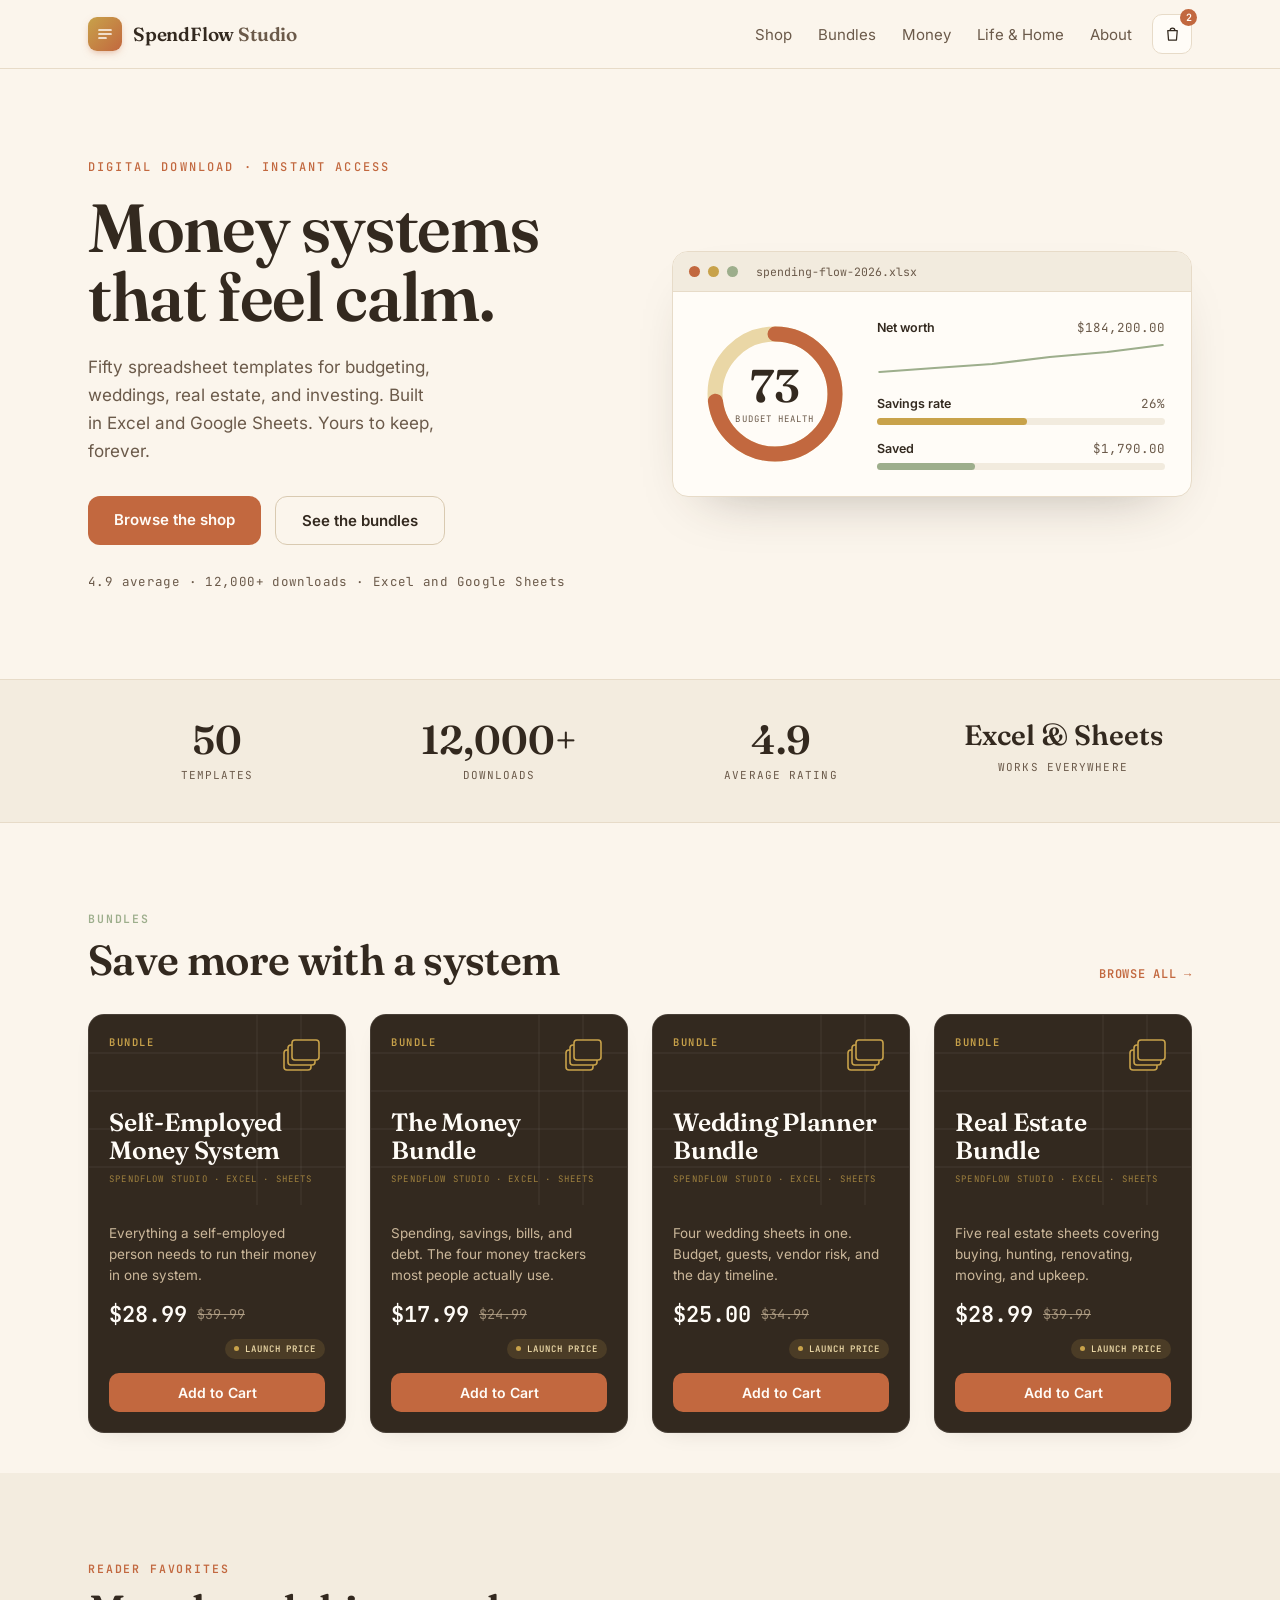
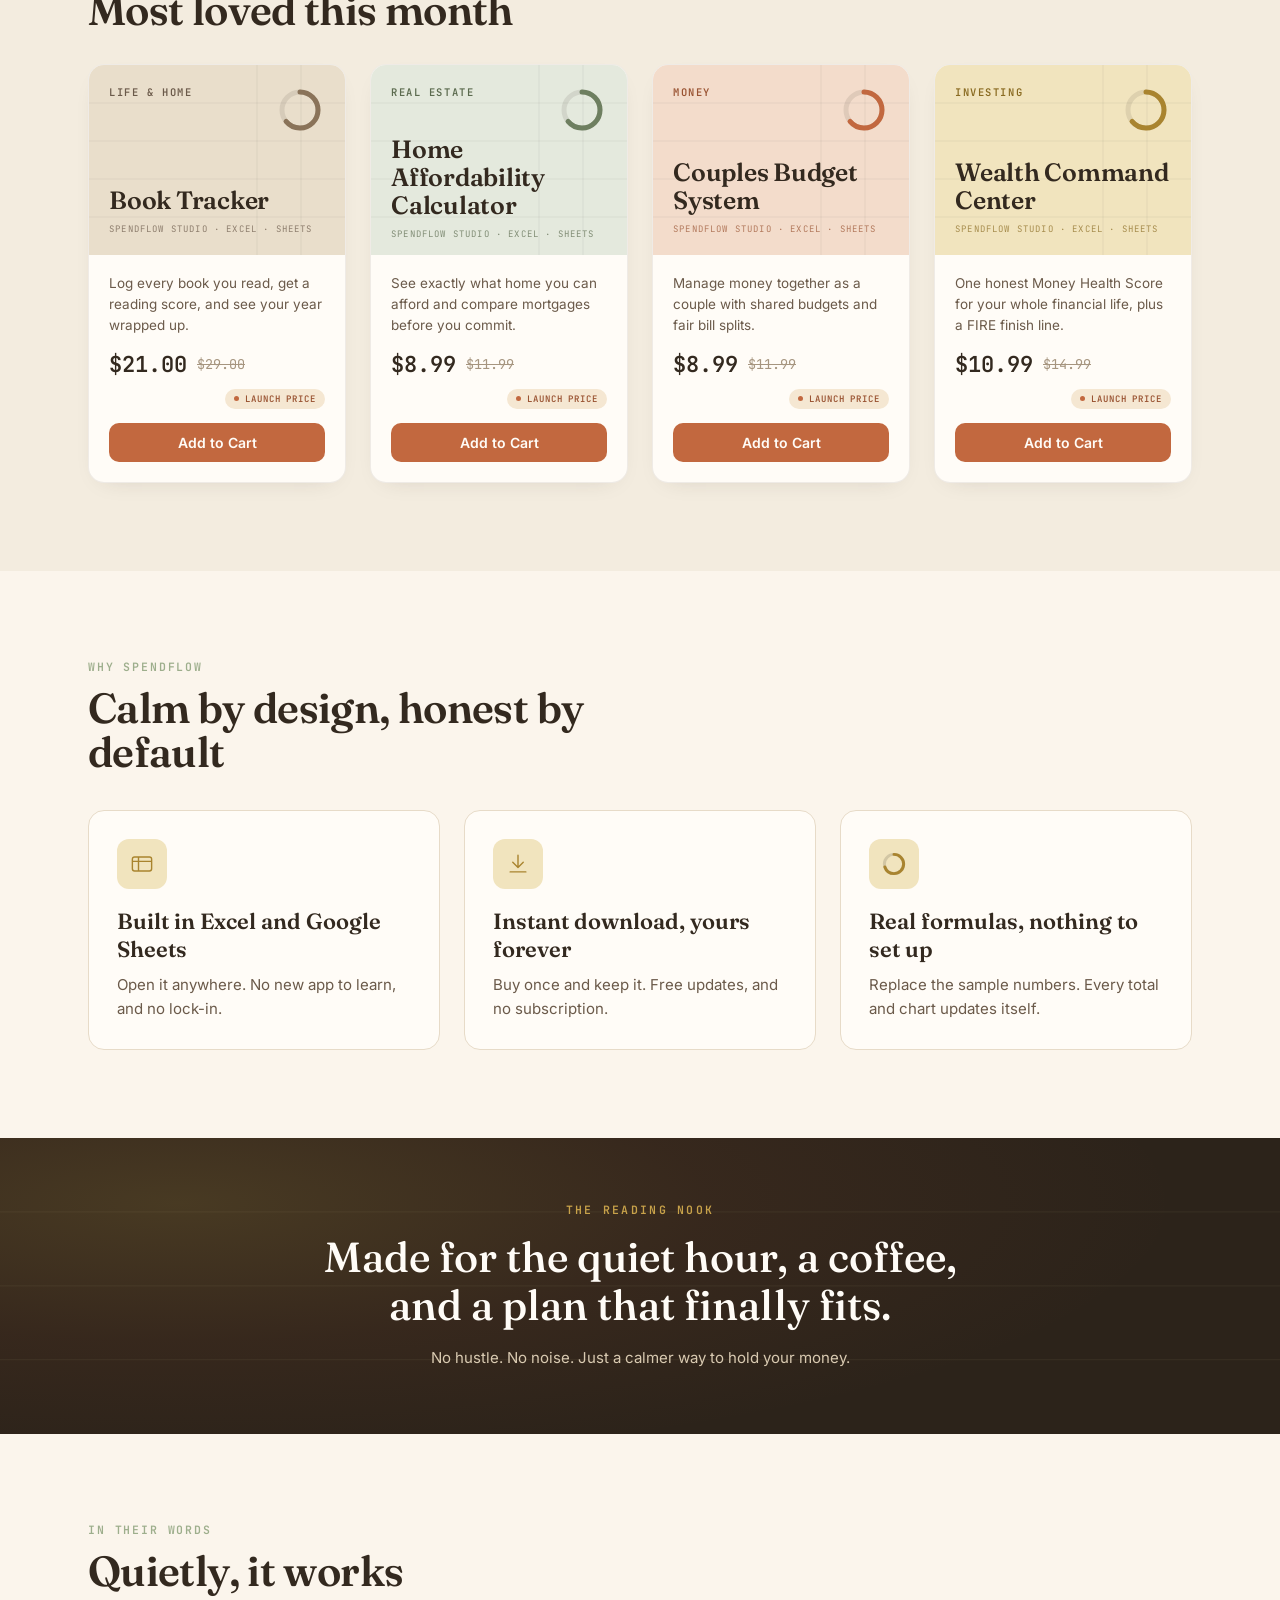
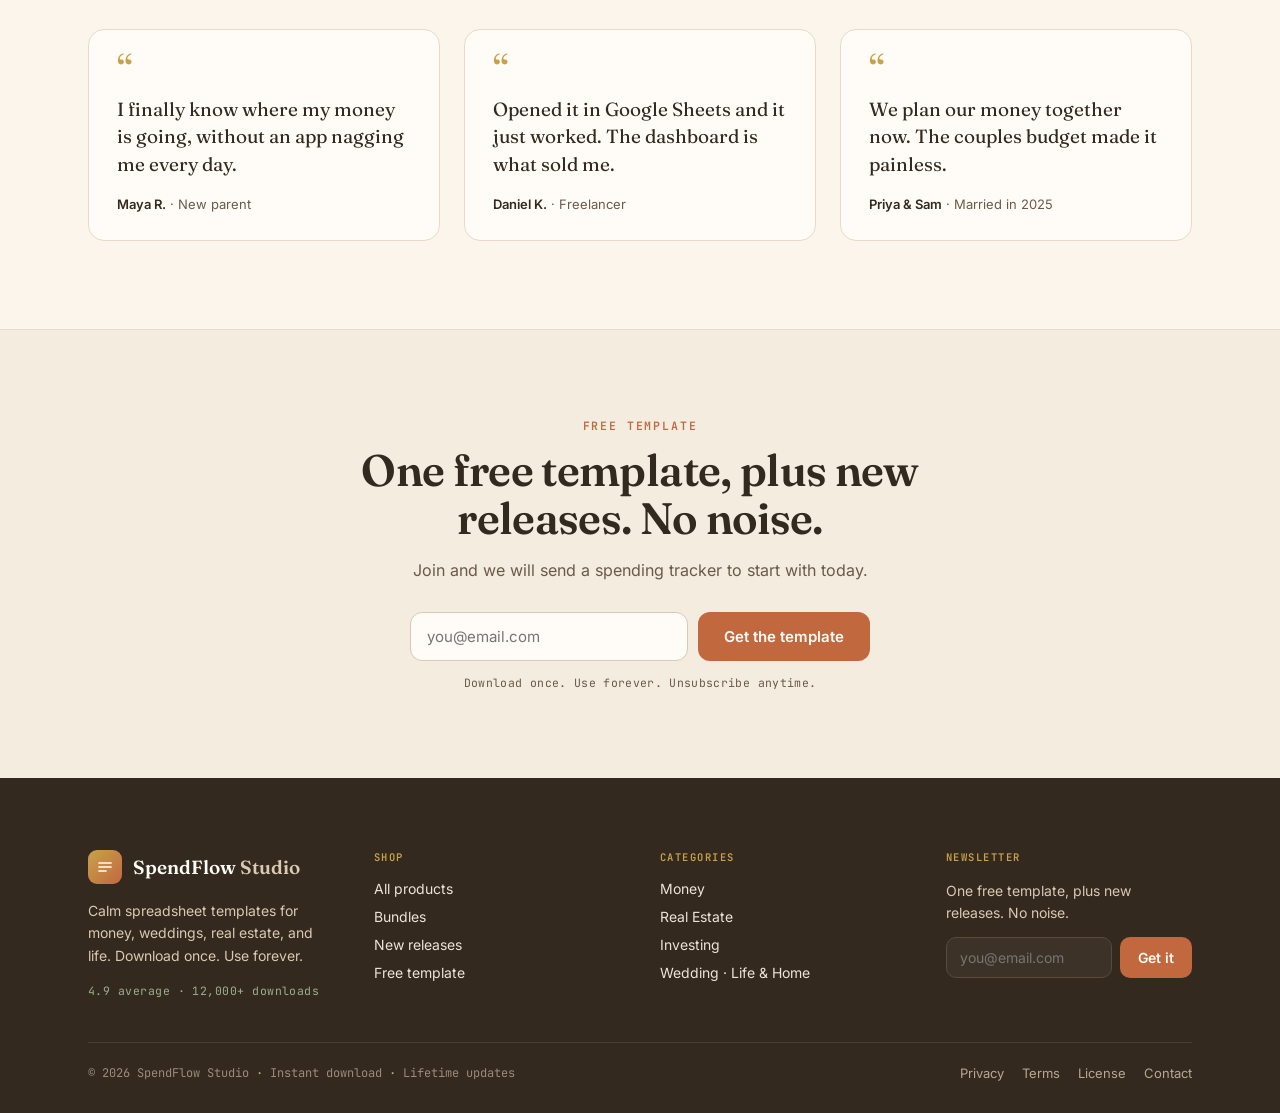
<file: index.html>
<!DOCTYPE html>
<html lang="en">
<head>
  <meta charset="utf-8">
  <meta name="viewport" content="width=device-width, initial-scale=1">
  <title>SpendFlow Studio - Money systems that feel calm</title>
  <meta name="description" content="Fifty spreadsheet templates for budgeting, weddings, real estate, and investing. Built in Excel and Google Sheets. Yours to keep, forever.">
  <link rel="stylesheet" href="assets/styles.css">
  <!-- Enable motion only when JS is on AND the visitor has not asked for reduced motion.
       Without this class the page renders fully visible and static. -->
  <script>
    (function(){
      try{
        if(!(window.matchMedia && window.matchMedia('(prefers-reduced-motion: reduce)').matches)){
          document.documentElement.className += ' motion-ok';
        }
      }catch(e){}
    })();
  </script>
</head>
<body>

<div style="background:#FBF5EC; min-height:100vh; overflow-x:hidden;">

  <!-- ============ HEADER ============ -->
  <header style="position:sticky; top:0; z-index:50; background:rgba(251,245,236,0.94); backdrop-filter:saturate(1.1); border-bottom:1px solid #E7DBC8;">
    <div style="max-width:1200px; margin:0 auto; padding:14px clamp(20px,5vw,48px); display:flex; align-items:center; gap:20px; flex-wrap:wrap;">
      <a href="index.html" style="display:flex; align-items:center; gap:11px; text-decoration:none; margin-right:auto;">
        <span style="width:34px; height:34px; border-radius:9px; background:linear-gradient(135deg,#C8A24A 0%,#C2683F 100%); display:inline-flex; align-items:center; justify-content:center; box-shadow:0 3px 8px -3px rgba(194,104,63,0.6);"><svg width="18" height="18" viewBox="0 0 18 18" fill="none" aria-hidden="true"><path d="M3 5h12M3 9h12M3 13h7" stroke="#FFFCF7" stroke-width="1.7" stroke-linecap="round"/></svg></span>
        <span style="font-family:Fraunces,Georgia,serif; font-size:19px; font-weight:600; letter-spacing:-0.01em;"><span style="color:#33291F;">SpendFlow</span> <span style="color:#6B5A4A;">Studio</span></span>
      </a>
      <nav style="display:flex; align-items:center; gap:26px;">
        <a class="nav-link" href="shop.html" style="font-size:15px; color:#6B5A4A; text-decoration:none;">Shop</a>
        <a class="nav-link" href="bundles.html" style="font-size:15px; color:#6B5A4A; text-decoration:none;">Bundles</a>
        <a class="nav-link" href="shop.html" style="font-size:15px; color:#6B5A4A; text-decoration:none;">Money</a>
        <a class="nav-link" href="shop.html" style="font-size:15px; color:#6B5A4A; text-decoration:none;">Life &amp; Home</a>
        <a class="nav-link" href="about.html" style="font-size:15px; color:#6B5A4A; text-decoration:none;">About</a>
      </nav>
      <button class="cart-btn" aria-label="Cart" style="position:relative; width:40px; height:40px; border:1px solid #E7DBC8; background:#FFFCF7; border-radius:10px; display:inline-flex; align-items:center; justify-content:center; cursor:pointer;"><svg width="19" height="19" viewBox="0 0 24 24" fill="none" aria-hidden="true"><path d="M6 7h12l-1 12H7L6 7Z" stroke="#33291F" stroke-width="1.6" stroke-linejoin="round"/><path d="M9 7a3 3 0 0 1 6 0" stroke="#33291F" stroke-width="1.6"/></svg><span style="position:absolute; top:-6px; right:-6px; min-width:17px; height:17px; padding:0 4px; border-radius:999px; background:#C2683F; color:#FFFCF7; font-family:'JetBrains Mono',monospace; font-size:10px; font-weight:600; display:inline-flex; align-items:center; justify-content:center;">2</span></button>
    </div>
  </header>

  <!-- ============ HERO ============ -->
  <section style="max-width:1200px; margin:0 auto; padding:clamp(48px,7vw,92px) clamp(20px,5vw,48px);">
    <div style="display:grid; grid-template-columns:repeat(auto-fit,minmax(320px,1fr)); gap:clamp(32px,5vw,64px); align-items:center;">
      <div data-reveal>
        <div style="font-family:'JetBrains Mono',monospace; font-size:12px; font-weight:500; letter-spacing:0.18em; text-transform:uppercase; color:#C2683F;">Digital download · Instant access</div>
        <h1 style="margin:18px 0 0; font-family:Fraunces,Georgia,serif; font-weight:600; font-size:clamp(42px,6.2vw,68px); line-height:1.02; letter-spacing:-0.02em; color:#33291F; text-wrap:balance;">Money systems that feel calm.</h1>
        <p style="margin:22px 0 0; max-width:32ch; font-size:17px; line-height:1.65; color:#6B5A4A;">Fifty spreadsheet templates for budgeting, weddings, real estate, and investing. Built in Excel and Google Sheets. Yours to keep, forever.</p>
        <div style="margin-top:30px; display:flex; gap:14px; flex-wrap:wrap;">
          <a class="btn-primary" href="shop.html" style="padding:14px 26px; border:none; border-radius:12px; background:#C2683F; color:#FFFCF7; font-size:15px; font-weight:600; cursor:pointer; text-decoration:none;">Browse the shop</a>
          <a class="btn-secondary" href="bundles.html" style="padding:14px 26px; border:1px solid #D9CAB1; border-radius:12px; background:transparent; color:#33291F; font-size:15px; font-weight:600; cursor:pointer; text-decoration:none;">See the bundles</a>
        </div>
        <div style="margin-top:28px; font-family:'JetBrains Mono',monospace; font-size:12.5px; letter-spacing:0.03em; color:#6B5A4A;">4.9 average · 12,000+ downloads · Excel and Google Sheets</div>
      </div>

      <div data-reveal data-reveal-delay="120" style="background:#FFFCF7; border:1px solid #E7DBC8; border-radius:16px; overflow:hidden; box-shadow:0 24px 60px -34px rgba(51,41,31,0.4);">
        <div style="display:flex; align-items:center; gap:8px; padding:12px 16px; background:#F2EBDE; border-bottom:1px solid #E7DBC8;">
          <span style="width:11px; height:11px; border-radius:999px; background:#C2683F;"></span><span style="width:11px; height:11px; border-radius:999px; background:#C8A24A;"></span><span style="width:11px; height:11px; border-radius:999px; background:#9DAE8C;"></span>
          <span style="margin-left:10px; font-family:'JetBrains Mono',monospace; font-size:11.5px; color:#6B5A4A;">spending-flow-2026.xlsx</span>
        </div>
        <div style="padding:26px; display:flex; gap:26px; align-items:center; flex-wrap:wrap;">
          <div style="position:relative; width:152px; height:152px; flex:none;">
            <svg width="152" height="152" viewBox="0 0 152 152" aria-hidden="true">
              <circle cx="76" cy="76" r="60" fill="none" stroke="#EAD7A6" stroke-width="15"/>
              <circle cx="76" cy="76" r="60" fill="none" stroke="#C2683F" stroke-width="15" stroke-linecap="round" stroke-dasharray="275 377" stroke-dashoffset="0" data-draw="275" data-draw-delay="200" transform="rotate(-90 76 76)"/>
            </svg>
            <div style="position:absolute; inset:0; display:flex; flex-direction:column; align-items:center; justify-content:center;"><span style="font-family:Fraunces,Georgia,serif; font-size:46px; font-weight:600; color:#33291F; line-height:1;" data-count-to="73">73</span><span style="font-family:'JetBrains Mono',monospace; font-size:9px; letter-spacing:0.12em; text-transform:uppercase; color:#6B5A4A; margin-top:4px;">Budget health</span></div>
          </div>
          <div style="flex:1; min-width:170px; display:flex; flex-direction:column; gap:15px;">
            <div>
              <div style="display:flex; justify-content:space-between; align-items:baseline; margin-bottom:6px;"><span style="font-size:12.5px; font-weight:600;">Net worth</span><span style="font-family:'JetBrains Mono',monospace; font-size:12.5px; color:#6B5A4A;">$184,200.00</span></div>
              <svg width="100%" height="34" viewBox="0 0 220 34" preserveAspectRatio="none"><path d="M2 30 L44 26 L88 22 L132 15 L176 10 L218 3" pathLength="100" fill="none" stroke="#9DAE8C" stroke-width="2.2" stroke-linecap="round" stroke-linejoin="round" stroke-dasharray="100" stroke-dashoffset="0" data-draw="100" data-draw-delay="450"/></svg>
            </div>
            <div>
              <div style="display:flex; justify-content:space-between; align-items:baseline; margin-bottom:6px;"><span style="font-size:12.5px; font-weight:600;">Savings rate</span><span style="font-family:'JetBrains Mono',monospace; font-size:12.5px; color:#6B5A4A;">26%</span></div>
              <div style="height:7px; border-radius:999px; background:#F2EBDE;"><div style="width:52%; height:100%; border-radius:999px; background:#C8A24A;" data-grow="52%" data-grow-delay="350"></div></div>
            </div>
            <div>
              <div style="display:flex; justify-content:space-between; align-items:baseline; margin-bottom:6px;"><span style="font-size:12.5px; font-weight:600;">Saved</span><span style="font-family:'JetBrains Mono',monospace; font-size:12.5px; color:#6B5A4A;">$1,790.00</span></div>
              <div style="height:7px; border-radius:999px; background:#F2EBDE;"><div style="width:34%; height:100%; border-radius:999px; background:#9DAE8C;" data-grow="34%" data-grow-delay="500"></div></div>
            </div>
          </div>
        </div>
      </div>
    </div>
  </section>

  <!-- ============ TRUST BAR ============ -->
  <section style="background:#F3ECDF; border-top:1px solid #E7DBC8; border-bottom:1px solid #E7DBC8;">
    <div style="max-width:1200px; margin:0 auto; padding:clamp(28px,3.5vw,40px) clamp(20px,5vw,48px); display:grid; grid-template-columns:repeat(auto-fit,minmax(180px,1fr)); gap:24px;">
      <div data-reveal data-reveal-delay="0" style="text-align:center;"><div style="font-family:Fraunces,Georgia,serif; font-size:clamp(30px,3.4vw,40px); font-weight:600; color:#33291F; line-height:1;"><span data-count-to="50">50</span></div><div style="margin-top:8px; font-family:'JetBrains Mono',monospace; font-size:11px; letter-spacing:0.1em; text-transform:uppercase; color:#6B5A4A;">Templates</div></div>
      <div data-reveal data-reveal-delay="80" style="text-align:center;"><div style="font-family:Fraunces,Georgia,serif; font-size:clamp(30px,3.4vw,40px); font-weight:600; color:#33291F; line-height:1;"><span data-count-to="12000" data-count-suffix="+">12,000+</span></div><div style="margin-top:8px; font-family:'JetBrains Mono',monospace; font-size:11px; letter-spacing:0.1em; text-transform:uppercase; color:#6B5A4A;">Downloads</div></div>
      <div data-reveal data-reveal-delay="160" style="text-align:center;"><div style="font-family:Fraunces,Georgia,serif; font-size:clamp(30px,3.4vw,40px); font-weight:600; color:#33291F; line-height:1;"><span data-count-to="4.9" data-count-decimals="1">4.9</span></div><div style="margin-top:8px; font-family:'JetBrains Mono',monospace; font-size:11px; letter-spacing:0.1em; text-transform:uppercase; color:#6B5A4A;">Average rating</div></div>
      <div data-reveal data-reveal-delay="240" style="text-align:center;"><div style="font-family:Fraunces,Georgia,serif; font-size:clamp(22px,2.4vw,28px); font-weight:600; color:#33291F; line-height:1.1;">Excel &amp; Sheets</div><div style="margin-top:9px; font-family:'JetBrains Mono',monospace; font-size:11px; letter-spacing:0.1em; text-transform:uppercase; color:#6B5A4A;">Works everywhere</div></div>
    </div>
  </section>

  <!-- ============ FEATURED BUNDLES ============ -->
  <section style="max-width:1200px; margin:0 auto; padding:clamp(56px,7vw,88px) clamp(20px,5vw,48px) clamp(28px,4vw,40px);">
    <div data-reveal style="display:flex; align-items:flex-end; justify-content:space-between; gap:20px; flex-wrap:wrap; margin-bottom:32px;">
      <div>
        <div style="font-family:'JetBrains Mono',monospace; font-size:11.5px; font-weight:600; letter-spacing:0.16em; text-transform:uppercase; color:#9DAE8C;">Bundles</div>
        <h2 style="margin:12px 0 0; font-family:Fraunces,Georgia,serif; font-weight:600; font-size:clamp(28px,3.8vw,42px); line-height:1.05; letter-spacing:-0.015em; color:#33291F;">Save more with a system</h2>
      </div>
      <a class="link-cta" href="shop.html" style="font-family:'JetBrains Mono',monospace; font-size:12px; font-weight:600; letter-spacing:0.06em; text-transform:uppercase; color:#C2683F; text-decoration:none; white-space:nowrap;">Browse all →</a>
    </div>
    <div id="home-bundles-grid" style="display:grid; gap:24px;">

      <div data-reveal data-reveal-delay="0">
        <a class="card-link" href="product.html" style="text-decoration:none; color:inherit; display:block; border-radius:16px;">
          <article class="pcard pcard--bundles">
            <div class="pcard__field">
              <svg class="pcard__grid" viewBox="0 0 320 190" preserveAspectRatio="none" aria-hidden="true"><g><line x1="0" y1="38" x2="320" y2="38"/><line x1="0" y1="76" x2="320" y2="76"/><line x1="0" y1="114" x2="320" y2="114"/><line x1="0" y1="152" x2="320" y2="152"/><line x1="210" y1="0" x2="210" y2="190"/><line x1="265" y1="0" x2="265" y2="190"/></g></svg>
              <div class="pcard__top">
                <span class="pcard__eyebrow">Bundle</span>
                <svg class="pcard__icon pcard__icon--bundle" width="50" height="50" viewBox="0 0 50 50" fill="none" aria-hidden="true"><rect x="9" y="15" width="27" height="20" rx="3" stroke-width="1.6"/><rect x="13" y="10" width="27" height="20" rx="3" stroke-width="1.6"/><rect x="17" y="5" width="27" height="20" rx="3" stroke-width="1.6"/></svg>
                <svg class="pcard__icon pcard__icon--single" width="50" height="50" viewBox="0 0 50 50" fill="none" aria-hidden="true"><circle class="ring-track" cx="25" cy="25" r="18" stroke-width="5"/><circle class="ring-fill" cx="25" cy="25" r="18" stroke-width="5" stroke-linecap="round" stroke-dasharray="72 114" transform="rotate(-90 25 25)"/></svg>
              </div>
              <div class="pcard__titlewrap">
                <h3 class="pcard__title">Self-Employed Money System</h3>
                <div class="pcard__meta">SpendFlow Studio · Excel · Sheets</div>
              </div>
            </div>
            <div class="pcard__body">
              <p class="pcard__desc">Everything a self-employed person needs to run their money in one system.</p>
              <div class="pcard__prices">
                <span class="pcard__launch">$28.99</span>
                <span class="pcard__original">$39.99</span>
                <span class="pcard__badge"><span class="pcard__badge-dot"></span>Launch price</span>
              </div>
              <button class="pcard__cart" type="button">Add to Cart</button>
            </div>
          </article>
        </a>
      </div>

      <div data-reveal data-reveal-delay="80">
        <a class="card-link" href="product.html" style="text-decoration:none; color:inherit; display:block; border-radius:16px;">
          <article class="pcard pcard--bundles">
            <div class="pcard__field">
              <svg class="pcard__grid" viewBox="0 0 320 190" preserveAspectRatio="none" aria-hidden="true"><g><line x1="0" y1="38" x2="320" y2="38"/><line x1="0" y1="76" x2="320" y2="76"/><line x1="0" y1="114" x2="320" y2="114"/><line x1="0" y1="152" x2="320" y2="152"/><line x1="210" y1="0" x2="210" y2="190"/><line x1="265" y1="0" x2="265" y2="190"/></g></svg>
              <div class="pcard__top">
                <span class="pcard__eyebrow">Bundle</span>
                <svg class="pcard__icon pcard__icon--bundle" width="50" height="50" viewBox="0 0 50 50" fill="none" aria-hidden="true"><rect x="9" y="15" width="27" height="20" rx="3" stroke-width="1.6"/><rect x="13" y="10" width="27" height="20" rx="3" stroke-width="1.6"/><rect x="17" y="5" width="27" height="20" rx="3" stroke-width="1.6"/></svg>
                <svg class="pcard__icon pcard__icon--single" width="50" height="50" viewBox="0 0 50 50" fill="none" aria-hidden="true"><circle class="ring-track" cx="25" cy="25" r="18" stroke-width="5"/><circle class="ring-fill" cx="25" cy="25" r="18" stroke-width="5" stroke-linecap="round" stroke-dasharray="72 114" transform="rotate(-90 25 25)"/></svg>
              </div>
              <div class="pcard__titlewrap">
                <h3 class="pcard__title">The Money Bundle</h3>
                <div class="pcard__meta">SpendFlow Studio · Excel · Sheets</div>
              </div>
            </div>
            <div class="pcard__body">
              <p class="pcard__desc">Spending, savings, bills, and debt. The four money trackers most people actually use.</p>
              <div class="pcard__prices">
                <span class="pcard__launch">$17.99</span>
                <span class="pcard__original">$24.99</span>
                <span class="pcard__badge"><span class="pcard__badge-dot"></span>Launch price</span>
              </div>
              <button class="pcard__cart" type="button">Add to Cart</button>
            </div>
          </article>
        </a>
      </div>

      <div data-reveal data-reveal-delay="160">
        <a class="card-link" href="product.html" style="text-decoration:none; color:inherit; display:block; border-radius:16px;">
          <article class="pcard pcard--bundles">
            <div class="pcard__field">
              <svg class="pcard__grid" viewBox="0 0 320 190" preserveAspectRatio="none" aria-hidden="true"><g><line x1="0" y1="38" x2="320" y2="38"/><line x1="0" y1="76" x2="320" y2="76"/><line x1="0" y1="114" x2="320" y2="114"/><line x1="0" y1="152" x2="320" y2="152"/><line x1="210" y1="0" x2="210" y2="190"/><line x1="265" y1="0" x2="265" y2="190"/></g></svg>
              <div class="pcard__top">
                <span class="pcard__eyebrow">Bundle</span>
                <svg class="pcard__icon pcard__icon--bundle" width="50" height="50" viewBox="0 0 50 50" fill="none" aria-hidden="true"><rect x="9" y="15" width="27" height="20" rx="3" stroke-width="1.6"/><rect x="13" y="10" width="27" height="20" rx="3" stroke-width="1.6"/><rect x="17" y="5" width="27" height="20" rx="3" stroke-width="1.6"/></svg>
                <svg class="pcard__icon pcard__icon--single" width="50" height="50" viewBox="0 0 50 50" fill="none" aria-hidden="true"><circle class="ring-track" cx="25" cy="25" r="18" stroke-width="5"/><circle class="ring-fill" cx="25" cy="25" r="18" stroke-width="5" stroke-linecap="round" stroke-dasharray="72 114" transform="rotate(-90 25 25)"/></svg>
              </div>
              <div class="pcard__titlewrap">
                <h3 class="pcard__title">Wedding Planner Bundle</h3>
                <div class="pcard__meta">SpendFlow Studio · Excel · Sheets</div>
              </div>
            </div>
            <div class="pcard__body">
              <p class="pcard__desc">Four wedding sheets in one. Budget, guests, vendor risk, and the day timeline.</p>
              <div class="pcard__prices">
                <span class="pcard__launch">$25.00</span>
                <span class="pcard__original">$34.99</span>
                <span class="pcard__badge"><span class="pcard__badge-dot"></span>Launch price</span>
              </div>
              <button class="pcard__cart" type="button">Add to Cart</button>
            </div>
          </article>
        </a>
      </div>

      <div data-reveal data-reveal-delay="240">
        <a class="card-link" href="product.html" style="text-decoration:none; color:inherit; display:block; border-radius:16px;">
          <article class="pcard pcard--bundles">
            <div class="pcard__field">
              <svg class="pcard__grid" viewBox="0 0 320 190" preserveAspectRatio="none" aria-hidden="true"><g><line x1="0" y1="38" x2="320" y2="38"/><line x1="0" y1="76" x2="320" y2="76"/><line x1="0" y1="114" x2="320" y2="114"/><line x1="0" y1="152" x2="320" y2="152"/><line x1="210" y1="0" x2="210" y2="190"/><line x1="265" y1="0" x2="265" y2="190"/></g></svg>
              <div class="pcard__top">
                <span class="pcard__eyebrow">Bundle</span>
                <svg class="pcard__icon pcard__icon--bundle" width="50" height="50" viewBox="0 0 50 50" fill="none" aria-hidden="true"><rect x="9" y="15" width="27" height="20" rx="3" stroke-width="1.6"/><rect x="13" y="10" width="27" height="20" rx="3" stroke-width="1.6"/><rect x="17" y="5" width="27" height="20" rx="3" stroke-width="1.6"/></svg>
                <svg class="pcard__icon pcard__icon--single" width="50" height="50" viewBox="0 0 50 50" fill="none" aria-hidden="true"><circle class="ring-track" cx="25" cy="25" r="18" stroke-width="5"/><circle class="ring-fill" cx="25" cy="25" r="18" stroke-width="5" stroke-linecap="round" stroke-dasharray="72 114" transform="rotate(-90 25 25)"/></svg>
              </div>
              <div class="pcard__titlewrap">
                <h3 class="pcard__title">Real Estate Bundle</h3>
                <div class="pcard__meta">SpendFlow Studio · Excel · Sheets</div>
              </div>
            </div>
            <div class="pcard__body">
              <p class="pcard__desc">Five real estate sheets covering buying, hunting, renovating, moving, and upkeep.</p>
              <div class="pcard__prices">
                <span class="pcard__launch">$28.99</span>
                <span class="pcard__original">$39.99</span>
                <span class="pcard__badge"><span class="pcard__badge-dot"></span>Launch price</span>
              </div>
              <button class="pcard__cart" type="button">Add to Cart</button>
            </div>
          </article>
        </a>
      </div>

    </div>
  </section>

  <!-- ============ BESTSELLERS ============ -->
  <section style="background:#F3ECDF;">
    <div style="max-width:1200px; margin:0 auto; padding:clamp(56px,7vw,88px) clamp(20px,5vw,48px);">
      <div data-reveal style="margin-bottom:32px;">
        <div style="font-family:'JetBrains Mono',monospace; font-size:11.5px; font-weight:600; letter-spacing:0.16em; text-transform:uppercase; color:#C2683F;">Reader favorites</div>
        <h2 style="margin:12px 0 0; font-family:Fraunces,Georgia,serif; font-weight:600; font-size:clamp(28px,3.8vw,42px); line-height:1.05; letter-spacing:-0.015em; color:#33291F;">Most loved this month</h2>
      </div>
      <div id="home-bestsellers-grid" style="display:grid; gap:24px;">

        <div data-reveal data-reveal-delay="0">
          <a class="card-link" href="product.html" style="text-decoration:none; color:inherit; display:block; border-radius:16px;">
            <article class="pcard pcard--lifehome">
              <div class="pcard__field">
                <svg class="pcard__grid" viewBox="0 0 320 190" preserveAspectRatio="none" aria-hidden="true"><g><line x1="0" y1="38" x2="320" y2="38"/><line x1="0" y1="76" x2="320" y2="76"/><line x1="0" y1="114" x2="320" y2="114"/><line x1="0" y1="152" x2="320" y2="152"/><line x1="210" y1="0" x2="210" y2="190"/><line x1="265" y1="0" x2="265" y2="190"/></g></svg>
                <div class="pcard__top">
                  <span class="pcard__eyebrow">Life &amp; Home</span>
                  <svg class="pcard__icon pcard__icon--bundle" width="50" height="50" viewBox="0 0 50 50" fill="none" aria-hidden="true"><rect x="9" y="15" width="27" height="20" rx="3" stroke-width="1.6"/><rect x="13" y="10" width="27" height="20" rx="3" stroke-width="1.6"/><rect x="17" y="5" width="27" height="20" rx="3" stroke-width="1.6"/></svg>
                  <svg class="pcard__icon pcard__icon--single" width="50" height="50" viewBox="0 0 50 50" fill="none" aria-hidden="true"><circle class="ring-track" cx="25" cy="25" r="18" stroke-width="5"/><circle class="ring-fill" cx="25" cy="25" r="18" stroke-width="5" stroke-linecap="round" stroke-dasharray="72 114" transform="rotate(-90 25 25)"/></svg>
                </div>
                <div class="pcard__titlewrap">
                  <h3 class="pcard__title">Book Tracker</h3>
                  <div class="pcard__meta">SpendFlow Studio · Excel · Sheets</div>
                </div>
              </div>
              <div class="pcard__body">
                <p class="pcard__desc">Log every book you read, get a reading score, and see your year wrapped up.</p>
                <div class="pcard__prices">
                  <span class="pcard__launch">$21.00</span>
                  <span class="pcard__original">$29.00</span>
                  <span class="pcard__badge"><span class="pcard__badge-dot"></span>Launch price</span>
                </div>
                <button class="pcard__cart" type="button">Add to Cart</button>
              </div>
            </article>
          </a>
        </div>

        <div data-reveal data-reveal-delay="80">
          <a class="card-link" href="product.html" style="text-decoration:none; color:inherit; display:block; border-radius:16px;">
            <article class="pcard pcard--realestate">
              <div class="pcard__field">
                <svg class="pcard__grid" viewBox="0 0 320 190" preserveAspectRatio="none" aria-hidden="true"><g><line x1="0" y1="38" x2="320" y2="38"/><line x1="0" y1="76" x2="320" y2="76"/><line x1="0" y1="114" x2="320" y2="114"/><line x1="0" y1="152" x2="320" y2="152"/><line x1="210" y1="0" x2="210" y2="190"/><line x1="265" y1="0" x2="265" y2="190"/></g></svg>
                <div class="pcard__top">
                  <span class="pcard__eyebrow">Real Estate</span>
                  <svg class="pcard__icon pcard__icon--bundle" width="50" height="50" viewBox="0 0 50 50" fill="none" aria-hidden="true"><rect x="9" y="15" width="27" height="20" rx="3" stroke-width="1.6"/><rect x="13" y="10" width="27" height="20" rx="3" stroke-width="1.6"/><rect x="17" y="5" width="27" height="20" rx="3" stroke-width="1.6"/></svg>
                  <svg class="pcard__icon pcard__icon--single" width="50" height="50" viewBox="0 0 50 50" fill="none" aria-hidden="true"><circle class="ring-track" cx="25" cy="25" r="18" stroke-width="5"/><circle class="ring-fill" cx="25" cy="25" r="18" stroke-width="5" stroke-linecap="round" stroke-dasharray="72 114" transform="rotate(-90 25 25)"/></svg>
                </div>
                <div class="pcard__titlewrap">
                  <h3 class="pcard__title">Home Affordability Calculator</h3>
                  <div class="pcard__meta">SpendFlow Studio · Excel · Sheets</div>
                </div>
              </div>
              <div class="pcard__body">
                <p class="pcard__desc">See exactly what home you can afford and compare mortgages before you commit.</p>
                <div class="pcard__prices">
                  <span class="pcard__launch">$8.99</span>
                  <span class="pcard__original">$11.99</span>
                  <span class="pcard__badge"><span class="pcard__badge-dot"></span>Launch price</span>
                </div>
                <button class="pcard__cart" type="button">Add to Cart</button>
              </div>
            </article>
          </a>
        </div>

        <div data-reveal data-reveal-delay="160">
          <a class="card-link" href="product.html" style="text-decoration:none; color:inherit; display:block; border-radius:16px;">
            <article class="pcard pcard--money">
              <div class="pcard__field">
                <svg class="pcard__grid" viewBox="0 0 320 190" preserveAspectRatio="none" aria-hidden="true"><g><line x1="0" y1="38" x2="320" y2="38"/><line x1="0" y1="76" x2="320" y2="76"/><line x1="0" y1="114" x2="320" y2="114"/><line x1="0" y1="152" x2="320" y2="152"/><line x1="210" y1="0" x2="210" y2="190"/><line x1="265" y1="0" x2="265" y2="190"/></g></svg>
                <div class="pcard__top">
                  <span class="pcard__eyebrow">Money</span>
                  <svg class="pcard__icon pcard__icon--bundle" width="50" height="50" viewBox="0 0 50 50" fill="none" aria-hidden="true"><rect x="9" y="15" width="27" height="20" rx="3" stroke-width="1.6"/><rect x="13" y="10" width="27" height="20" rx="3" stroke-width="1.6"/><rect x="17" y="5" width="27" height="20" rx="3" stroke-width="1.6"/></svg>
                  <svg class="pcard__icon pcard__icon--single" width="50" height="50" viewBox="0 0 50 50" fill="none" aria-hidden="true"><circle class="ring-track" cx="25" cy="25" r="18" stroke-width="5"/><circle class="ring-fill" cx="25" cy="25" r="18" stroke-width="5" stroke-linecap="round" stroke-dasharray="72 114" transform="rotate(-90 25 25)"/></svg>
                </div>
                <div class="pcard__titlewrap">
                  <h3 class="pcard__title">Couples Budget System</h3>
                  <div class="pcard__meta">SpendFlow Studio · Excel · Sheets</div>
                </div>
              </div>
              <div class="pcard__body">
                <p class="pcard__desc">Manage money together as a couple with shared budgets and fair bill splits.</p>
                <div class="pcard__prices">
                  <span class="pcard__launch">$8.99</span>
                  <span class="pcard__original">$11.99</span>
                  <span class="pcard__badge"><span class="pcard__badge-dot"></span>Launch price</span>
                </div>
                <button class="pcard__cart" type="button">Add to Cart</button>
              </div>
            </article>
          </a>
        </div>

        <div data-reveal data-reveal-delay="240">
          <a class="card-link" href="product.html" style="text-decoration:none; color:inherit; display:block; border-radius:16px;">
            <article class="pcard pcard--investing">
              <div class="pcard__field">
                <svg class="pcard__grid" viewBox="0 0 320 190" preserveAspectRatio="none" aria-hidden="true"><g><line x1="0" y1="38" x2="320" y2="38"/><line x1="0" y1="76" x2="320" y2="76"/><line x1="0" y1="114" x2="320" y2="114"/><line x1="0" y1="152" x2="320" y2="152"/><line x1="210" y1="0" x2="210" y2="190"/><line x1="265" y1="0" x2="265" y2="190"/></g></svg>
                <div class="pcard__top">
                  <span class="pcard__eyebrow">Investing</span>
                  <svg class="pcard__icon pcard__icon--bundle" width="50" height="50" viewBox="0 0 50 50" fill="none" aria-hidden="true"><rect x="9" y="15" width="27" height="20" rx="3" stroke-width="1.6"/><rect x="13" y="10" width="27" height="20" rx="3" stroke-width="1.6"/><rect x="17" y="5" width="27" height="20" rx="3" stroke-width="1.6"/></svg>
                  <svg class="pcard__icon pcard__icon--single" width="50" height="50" viewBox="0 0 50 50" fill="none" aria-hidden="true"><circle class="ring-track" cx="25" cy="25" r="18" stroke-width="5"/><circle class="ring-fill" cx="25" cy="25" r="18" stroke-width="5" stroke-linecap="round" stroke-dasharray="72 114" transform="rotate(-90 25 25)"/></svg>
                </div>
                <div class="pcard__titlewrap">
                  <h3 class="pcard__title">Wealth Command Center</h3>
                  <div class="pcard__meta">SpendFlow Studio · Excel · Sheets</div>
                </div>
              </div>
              <div class="pcard__body">
                <p class="pcard__desc">One honest Money Health Score for your whole financial life, plus a FIRE finish line.</p>
                <div class="pcard__prices">
                  <span class="pcard__launch">$10.99</span>
                  <span class="pcard__original">$14.99</span>
                  <span class="pcard__badge"><span class="pcard__badge-dot"></span>Launch price</span>
                </div>
                <button class="pcard__cart" type="button">Add to Cart</button>
              </div>
            </article>
          </a>
        </div>

      </div>
    </div>
  </section>

  <!-- ============ WHY SPENDFLOW ============ -->
  <section style="max-width:1200px; margin:0 auto; padding:clamp(56px,7vw,88px) clamp(20px,5vw,48px);">
    <div data-reveal style="margin-bottom:36px; max-width:600px;">
      <div style="font-family:'JetBrains Mono',monospace; font-size:11.5px; font-weight:600; letter-spacing:0.16em; text-transform:uppercase; color:#9DAE8C;">Why SpendFlow</div>
      <h2 style="margin:12px 0 0; font-family:Fraunces,Georgia,serif; font-weight:600; font-size:clamp(28px,3.8vw,42px); line-height:1.05; letter-spacing:-0.015em; color:#33291F;">Calm by design, honest by default</h2>
    </div>
    <div style="display:grid; grid-template-columns:repeat(auto-fit,minmax(min(100%,260px),1fr)); gap:24px;">
      <div data-reveal data-reveal-delay="0" style="background:#FFFCF7; border:1px solid #E7DBC8; border-radius:16px; padding:28px;">
        <span style="width:50px; height:50px; border-radius:12px; background:#F1E4BE; display:inline-flex; align-items:center; justify-content:center;"><svg width="28" height="28" viewBox="0 0 32 32" fill="none" aria-hidden="true"><rect x="5" y="8" width="22" height="16" rx="2.5" stroke="#A9842F" stroke-width="1.6"/><path d="M5 13h22M12 8v16" stroke="#A9842F" stroke-width="1.6"/></svg></span>
        <h3 style="margin:18px 0 0; font-family:Fraunces,Georgia,serif; font-size:22px; font-weight:600; color:#33291F;">Built in Excel and Google Sheets</h3>
        <p style="margin:10px 0 0; font-size:15px; line-height:1.6; color:#6B5A4A;">Open it anywhere. No new app to learn, and no lock-in.</p>
      </div>
      <div data-reveal data-reveal-delay="120" style="background:#FFFCF7; border:1px solid #E7DBC8; border-radius:16px; padding:28px;">
        <span style="width:50px; height:50px; border-radius:12px; background:#F1E4BE; display:inline-flex; align-items:center; justify-content:center;"><svg width="28" height="28" viewBox="0 0 32 32" fill="none" aria-hidden="true"><path d="M16 6v14M16 20l-6-6M16 20l6-6" stroke="#A9842F" stroke-width="1.6" stroke-linecap="round" stroke-linejoin="round"/><path d="M7 25h18" stroke="#A9842F" stroke-width="1.6" stroke-linecap="round"/></svg></span>
        <h3 style="margin:18px 0 0; font-family:Fraunces,Georgia,serif; font-size:22px; font-weight:600; color:#33291F;">Instant download, yours forever</h3>
        <p style="margin:10px 0 0; font-size:15px; line-height:1.6; color:#6B5A4A;">Buy once and keep it. Free updates, and no subscription.</p>
      </div>
      <div data-reveal data-reveal-delay="240" style="background:#FFFCF7; border:1px solid #E7DBC8; border-radius:16px; padding:28px;">
        <span style="width:50px; height:50px; border-radius:12px; background:#F1E4BE; display:inline-flex; align-items:center; justify-content:center;"><svg width="28" height="28" viewBox="0 0 32 32" fill="none" aria-hidden="true"><circle cx="16" cy="16" r="11" stroke="rgba(51,41,31,0.16)" stroke-width="3.4"/><circle cx="16" cy="16" r="11" stroke="#A9842F" stroke-width="3.4" stroke-linecap="round" stroke-dasharray="48 69" transform="rotate(-90 16 16)"/></svg></span>
        <h3 style="margin:18px 0 0; font-family:Fraunces,Georgia,serif; font-size:22px; font-weight:600; color:#33291F;">Real formulas, nothing to set up</h3>
        <p style="margin:10px 0 0; font-size:15px; line-height:1.6; color:#6B5A4A;">Replace the sample numbers. Every total and chart updates itself.</p>
      </div>
    </div>
  </section>

  <!-- ============ ATMOSPHERE BAND ============ -->
  <section style="background:#2C231A; color:#FFFCF7; position:relative; overflow:hidden;">
    <div style="position:absolute; inset:0; background:radial-gradient(115% 130% at 14% 22%, rgba(200,162,74,0.18) 0%, rgba(194,104,63,0.07) 36%, rgba(44,35,26,0) 68%);"></div>
    <svg width="100%" height="100%" viewBox="0 0 1200 240" preserveAspectRatio="none" aria-hidden="true" style="position:absolute; inset:0; opacity:0.6;">
      <g stroke="rgba(234,215,166,0.09)" stroke-width="1"><line x1="0" y1="60" x2="1200" y2="60"/><line x1="0" y1="120" x2="1200" y2="120"/><line x1="0" y1="180" x2="1200" y2="180"/></g>
    </svg>
    <div data-reveal style="position:relative; max-width:1200px; margin:0 auto; padding:clamp(44px,5vw,64px) clamp(20px,5vw,48px);">
      <div style="max-width:660px; margin:0 auto; text-align:center;">
        <div style="font-family:'JetBrains Mono',monospace; font-size:11.5px; font-weight:600; letter-spacing:0.2em; text-transform:uppercase; color:#C8A24A;">The reading nook</div>
        <p style="margin:16px 0 0; font-family:Fraunces,Georgia,serif; font-weight:500; font-size:clamp(28px,3.8vw,42px); line-height:1.15; color:#FFFCF7;">Made for the quiet hour, a coffee,<br>and a plan that finally fits.</p>
        <div style="margin-top:16px; font-size:15px; line-height:1.6; color:#D9CAB1;">No hustle. No noise. Just a calmer way to hold your money.</div>
      </div>
    </div>
  </section>

  <!-- ============ TESTIMONIALS ============ -->
  <section style="max-width:1200px; margin:0 auto; padding:clamp(56px,7vw,88px) clamp(20px,5vw,48px);">
    <div data-reveal style="margin-bottom:36px;">
      <div style="font-family:'JetBrains Mono',monospace; font-size:11.5px; font-weight:600; letter-spacing:0.16em; text-transform:uppercase; color:#9DAE8C;">In their words</div>
      <h2 style="margin:12px 0 0; font-family:Fraunces,Georgia,serif; font-weight:600; font-size:clamp(28px,3.8vw,42px); line-height:1.05; letter-spacing:-0.015em; color:#33291F;">Quietly, it works</h2>
    </div>
    <div style="display:grid; grid-template-columns:repeat(auto-fit,minmax(min(100%,280px),1fr)); gap:24px;">
      <figure data-reveal data-reveal-delay="0" style="margin:0; background:#FFFCF7; border:1px solid #E7DBC8; border-radius:16px; padding:28px; display:flex; flex-direction:column; gap:18px;">
        <div style="color:#C8A24A; font-family:Fraunces,Georgia,serif; font-size:40px; line-height:0.6; height:20px;">“</div>
        <blockquote style="margin:0; font-family:Fraunces,Georgia,serif; font-size:19px; line-height:1.45; color:#33291F;">I finally know where my money is going, without an app nagging me every day.</blockquote>
        <figcaption style="font-size:13px; color:#6B5A4A;"><span style="font-weight:600; color:#33291F;">Maya R.</span> · New parent</figcaption>
      </figure>
      <figure data-reveal data-reveal-delay="120" style="margin:0; background:#FFFCF7; border:1px solid #E7DBC8; border-radius:16px; padding:28px; display:flex; flex-direction:column; gap:18px;">
        <div style="color:#C8A24A; font-family:Fraunces,Georgia,serif; font-size:40px; line-height:0.6; height:20px;">“</div>
        <blockquote style="margin:0; font-family:Fraunces,Georgia,serif; font-size:19px; line-height:1.45; color:#33291F;">Opened it in Google Sheets and it just worked. The dashboard is what sold me.</blockquote>
        <figcaption style="font-size:13px; color:#6B5A4A;"><span style="font-weight:600; color:#33291F;">Daniel K.</span> · Freelancer</figcaption>
      </figure>
      <figure data-reveal data-reveal-delay="240" style="margin:0; background:#FFFCF7; border:1px solid #E7DBC8; border-radius:16px; padding:28px; display:flex; flex-direction:column; gap:18px;">
        <div style="color:#C8A24A; font-family:Fraunces,Georgia,serif; font-size:40px; line-height:0.6; height:20px;">“</div>
        <blockquote style="margin:0; font-family:Fraunces,Georgia,serif; font-size:19px; line-height:1.45; color:#33291F;">We plan our money together now. The couples budget made it painless.</blockquote>
        <figcaption style="font-size:13px; color:#6B5A4A;"><span style="font-weight:600; color:#33291F;">Priya &amp; Sam</span> · Married in 2025</figcaption>
      </figure>
    </div>
  </section>

  <!-- ============ EMAIL CAPTURE ============ -->
  <section id="free-template" style="background:#F3ECDF; border-top:1px solid #E7DBC8;">
    <div data-reveal style="max-width:760px; margin:0 auto; padding:clamp(56px,7vw,88px) clamp(20px,5vw,48px); text-align:center;">
      <div style="font-family:'JetBrains Mono',monospace; font-size:11.5px; font-weight:600; letter-spacing:0.16em; text-transform:uppercase; color:#C2683F;">Free template</div>
      <h2 style="margin:14px 0 0; font-family:Fraunces,Georgia,serif; font-weight:600; font-size:clamp(28px,3.8vw,44px); line-height:1.08; letter-spacing:-0.015em; color:#33291F;">One free template, plus new releases. No noise.</h2>
      <p style="margin:16px 0 0; font-size:16px; line-height:1.6; color:#6B5A4A;">Join and we will send a spending tracker to start with today.</p>
      <form onsubmit="return false;" style="margin:28px auto 0; max-width:460px; display:flex; gap:10px; flex-wrap:wrap;">
        <input type="email" placeholder="you@email.com" aria-label="Email address" style="flex:1; min-width:180px; padding:14px 16px; border:1px solid #D9CAB1; border-radius:12px; background:#FFFCF7; color:#33291F; font-size:15px;">
        <button class="btn-primary" type="submit" style="padding:14px 26px; border:none; border-radius:12px; background:#C2683F; color:#FFFCF7; font-size:15px; font-weight:600; cursor:pointer;">Get the template</button>
      </form>
      <div style="margin-top:14px; font-family:'JetBrains Mono',monospace; font-size:11.5px; letter-spacing:0.03em; color:#6B5A4A;">Download once. Use forever. Unsubscribe anytime.</div>
    </div>
  </section>

  <!-- ============ FOOTER ============ -->
  <footer style="background:#33291F; color:#FFFCF7;">
    <div style="max-width:1200px; margin:0 auto; padding:clamp(48px,6vw,72px) clamp(20px,5vw,48px) 32px;">
      <div style="display:grid; grid-template-columns:repeat(auto-fit,minmax(180px,1fr)); gap:40px;">
        <div style="max-width:300px;">
          <div style="display:flex; align-items:center; gap:11px; margin-bottom:16px;"><span style="width:34px; height:34px; border-radius:9px; background:linear-gradient(135deg,#C8A24A,#C2683F); display:inline-flex; align-items:center; justify-content:center;"><svg width="18" height="18" viewBox="0 0 18 18" fill="none" aria-hidden="true"><path d="M3 5h12M3 9h12M3 13h7" stroke="#FFFCF7" stroke-width="1.7" stroke-linecap="round"/></svg></span><span style="font-family:Fraunces,Georgia,serif; font-size:19px; font-weight:600;">SpendFlow <span style="color:#D9CAB1;">Studio</span></span></div>
          <p style="margin:0; font-size:14px; line-height:1.6; color:#D9CAB1;">Calm spreadsheet templates for money, weddings, real estate, and life. Download once. Use forever.</p>
          <div style="margin-top:16px; font-family:'JetBrains Mono',monospace; font-size:11.5px; letter-spacing:0.04em; color:#9DAE8C;">4.9 average · 12,000+ downloads</div>
        </div>
        <div><div style="font-family:'JetBrains Mono',monospace; font-size:10.5px; font-weight:600; letter-spacing:0.14em; text-transform:uppercase; color:#C8A24A; margin-bottom:16px;">Shop</div><div style="display:flex; flex-direction:column; gap:11px;"><a class="footer-link" href="shop.html" style="font-size:14px; color:#EDE4D6; text-decoration:none;">All products</a><a class="footer-link" href="bundles.html" style="font-size:14px; color:#EDE4D6; text-decoration:none;">Bundles</a><a class="footer-link" href="shop.html" style="font-size:14px; color:#EDE4D6; text-decoration:none;">New releases</a><a class="footer-link" href="index.html#free-template" style="font-size:14px; color:#EDE4D6; text-decoration:none;">Free template</a></div></div>
        <div><div style="font-family:'JetBrains Mono',monospace; font-size:10.5px; font-weight:600; letter-spacing:0.14em; text-transform:uppercase; color:#C8A24A; margin-bottom:16px;">Categories</div><div style="display:flex; flex-direction:column; gap:11px;"><a class="footer-link" href="shop.html" style="font-size:14px; color:#EDE4D6; text-decoration:none;">Money</a><a class="footer-link" href="shop.html" style="font-size:14px; color:#EDE4D6; text-decoration:none;">Real Estate</a><a class="footer-link" href="shop.html" style="font-size:14px; color:#EDE4D6; text-decoration:none;">Investing</a><a class="footer-link" href="shop.html" style="font-size:14px; color:#EDE4D6; text-decoration:none;">Wedding · Life &amp; Home</a></div></div>
        <div><div style="font-family:'JetBrains Mono',monospace; font-size:10.5px; font-weight:600; letter-spacing:0.14em; text-transform:uppercase; color:#C8A24A; margin-bottom:16px;">Newsletter</div><p style="margin:0 0 14px; font-size:14px; line-height:1.55; color:#D9CAB1;">One free template, plus new releases. No noise.</p><form onsubmit="return false;" style="display:flex; gap:8px; flex-wrap:wrap;"><input type="email" placeholder="you@email.com" aria-label="Email address" style="flex:1; min-width:150px; padding:11px 13px; border:1px solid #5A4A3A; border-radius:10px; background:#3D3227; color:#FFFCF7; font-size:14px;"><button class="footer-get" type="submit" style="padding:11px 18px; border:none; border-radius:10px; background:#C2683F; color:#FFFCF7; font-size:14px; font-weight:600; cursor:pointer;">Get it</button></form></div>
      </div>
      <div style="margin-top:44px; padding-top:22px; border-top:1px solid #4A3D30; display:flex; justify-content:space-between; gap:16px; flex-wrap:wrap; align-items:center;">
        <div style="font-family:'JetBrains Mono',monospace; font-size:12px; color:#9C8C79;">© 2026 SpendFlow Studio <span style="color:#C4A882;">·</span> Instant download <span style="color:#C4A882;">·</span> Lifetime updates</div>
        <div style="display:flex; gap:18px; flex-wrap:wrap;"><a class="footer-link" href="privacy.html" style="font-size:13px; color:#B7A891; text-decoration:none;">Privacy</a><a class="footer-link" href="terms.html" style="font-size:13px; color:#B7A891; text-decoration:none;">Terms</a><a class="footer-link" href="license.html" style="font-size:13px; color:#B7A891; text-decoration:none;">License</a><a class="footer-link" href="contact.html" style="font-size:13px; color:#B7A891; text-decoration:none;">Contact</a></div>
      </div>
    </div>
  </footer>

</div>

<!-- ============ MOTION (vanilla, opt-in, degrades gracefully) ============ -->
<script>
(function(){
  var docEl = document.documentElement;
  if (!docEl.classList.contains('motion-ok')) return;   // no JS motion => everything stays visible

  var reveals = [].slice.call(document.querySelectorAll('[data-reveal]'));
  var counts  = [].slice.call(document.querySelectorAll('[data-count-to]'));

  function showAll(){ reveals.forEach(function(el){ el.classList.add('is-revealed'); }); }

  function reveal(el){
    if (el.__shown) return; el.__shown = true;
    var dly = (+el.getAttribute('data-reveal-delay')) || 0;
    el.style.transitionDelay = dly + 'ms';
    el.classList.add('is-revealed');
  }

  function fmt(v, dec){ return dec > 0 ? v.toFixed(dec) : Math.round(v).toLocaleString('en-US'); }
  function runCount(el){
    if (el.__counted) return; el.__counted = true;
    var to  = parseFloat(el.getAttribute('data-count-to'));
    var dec = (+el.getAttribute('data-count-decimals')) || 0;
    var suf = el.getAttribute('data-count-suffix') || '';
    var dur = 1300, t0 = performance.now();
    function step(now){
      var p = Math.min(1, (now - t0) / dur);
      var e = 1 - Math.pow(1 - p, 3);
      el.textContent = fmt(to * e, dec) + suf;
      if (p < 1) requestAnimationFrame(step);
    }
    requestAnimationFrame(step);
    setTimeout(function(){ el.textContent = fmt(to, dec) + suf; }, 1500);
  }

  if (!('IntersectionObserver' in window)) {
    // Old browser: no observers. Reveal everything, leave counts at final value.
    showAll();
  } else {
    counts.forEach(function(el){ el.textContent = '0' + (el.getAttribute('data-count-suffix') || ''); });

    var ioR = new IntersectionObserver(function(entries){
      entries.forEach(function(en){ if (en.isIntersecting){ reveal(en.target); ioR.unobserve(en.target); } });
    }, { rootMargin: '0px 0px -8% 0px' });
    reveals.forEach(function(el){ ioR.observe(el); });

    var ioC = new IntersectionObserver(function(entries){
      entries.forEach(function(en){ if (en.isIntersecting){ runCount(en.target); ioC.unobserve(en.target); } });
    }, { rootMargin: '0px 0px -5% 0px' });
    counts.forEach(function(el){ ioC.observe(el); });

    // Safety net: if anything above the fold was missed, reveal after a beat.
    setTimeout(function(){
      reveals.forEach(function(el){
        var r = el.getBoundingClientRect();
        if (!el.__shown && r.top < (window.innerHeight || 800)) reveal(el);
      });
      counts.forEach(function(el){
        var r = el.getBoundingClientRect();
        if (!el.__counted && r.top < (window.innerHeight || 800)) runCount(el);
      });
    }, 1400);
  }

  // Hero one-time draw + grow (above the fold; run once).
  setTimeout(function(){
    [].forEach.call(document.querySelectorAll('[data-draw]'), function(arc){
      var len = parseFloat(arc.getAttribute('data-draw'));
      arc.style.transition = 'none';
      arc.style.strokeDashoffset = len;
      void arc.getBoundingClientRect();
      arc.style.transition = 'stroke-dashoffset 1.5s cubic-bezier(.3,.8,.3,1)';
      arc.style.transitionDelay = ((+arc.getAttribute('data-draw-delay')) || 0) + 'ms';
      requestAnimationFrame(function(){ arc.style.strokeDashoffset = '0'; });
    });
    [].forEach.call(document.querySelectorAll('[data-grow]'), function(bar){
      var w = bar.getAttribute('data-grow');
      bar.style.transition = 'none';
      bar.style.width = '0%';
      void bar.getBoundingClientRect();
      bar.style.transition = 'width 1.3s cubic-bezier(.3,.8,.3,1)';
      bar.style.transitionDelay = ((+bar.getAttribute('data-grow-delay')) || 0) + 'ms';
      requestAnimationFrame(function(){ bar.style.width = w; });
    });
  }, 160);
})();
</script>

</body>
</html>
</file>
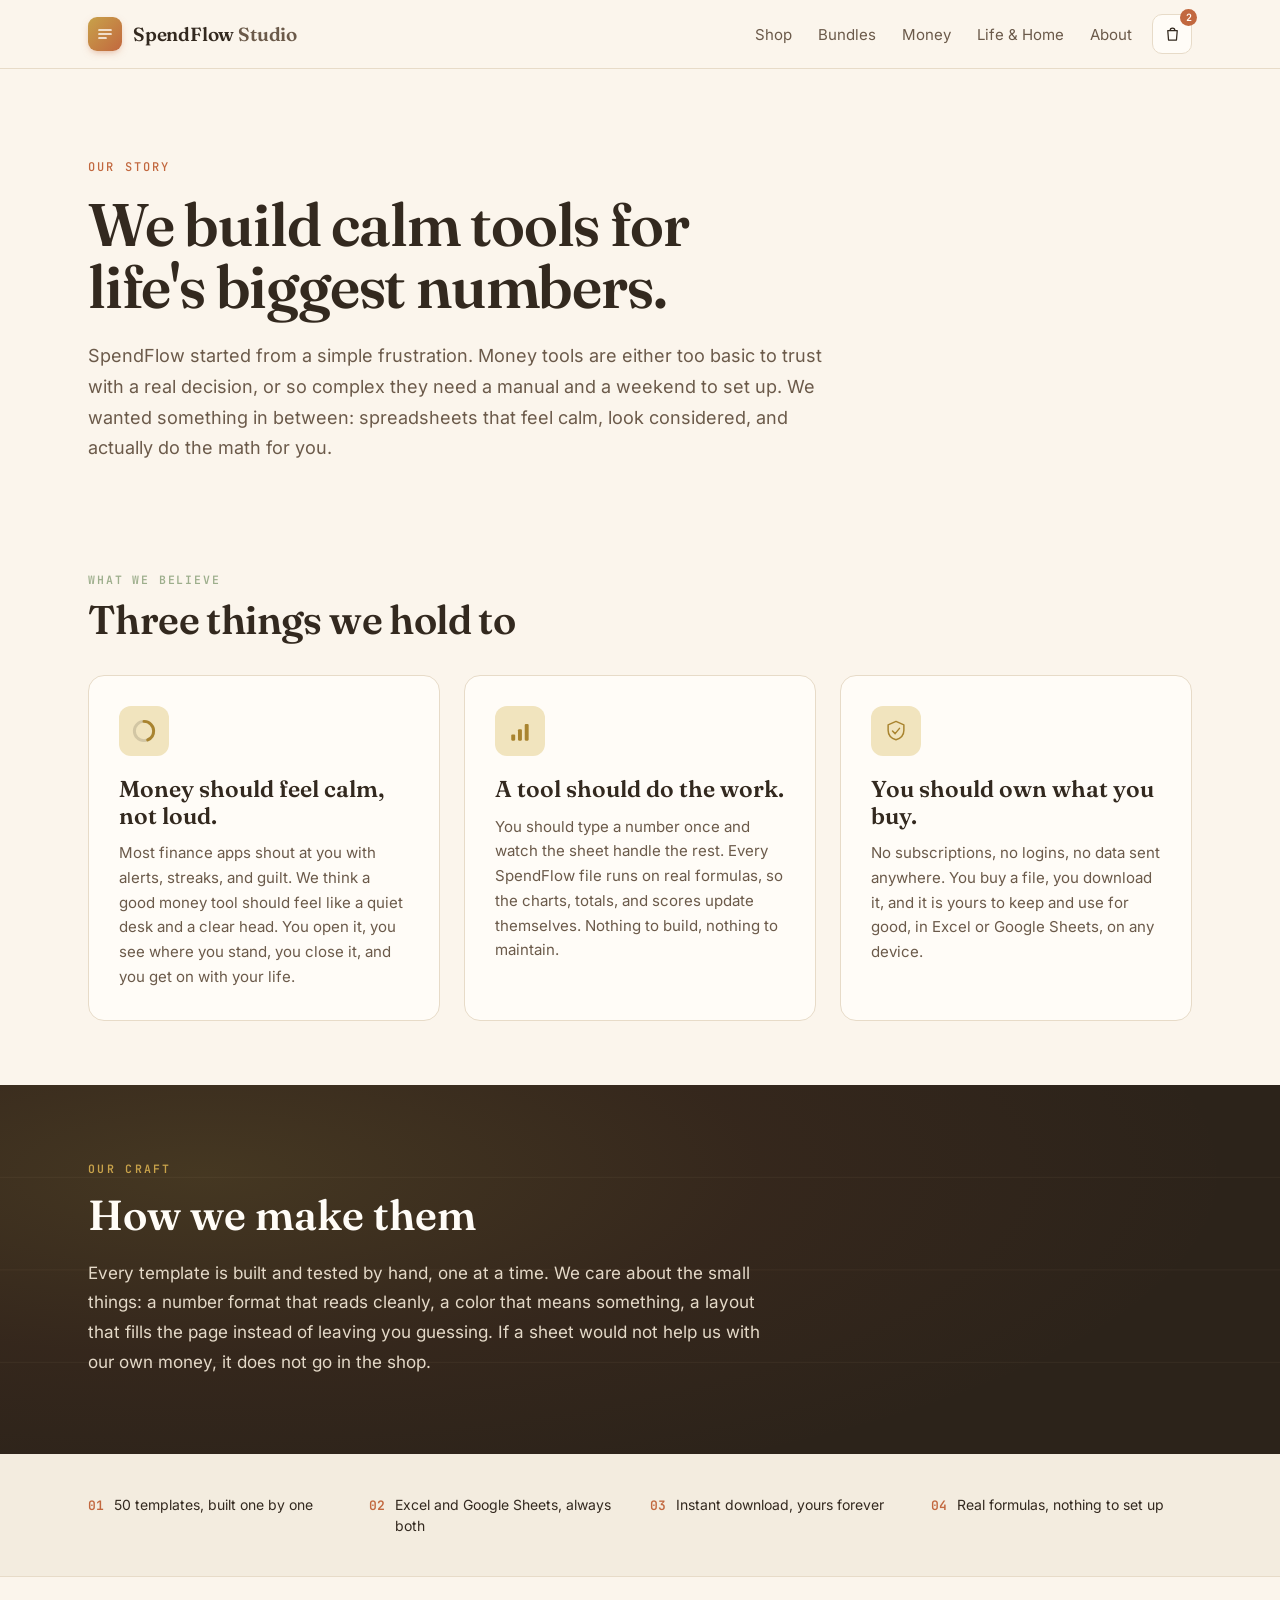
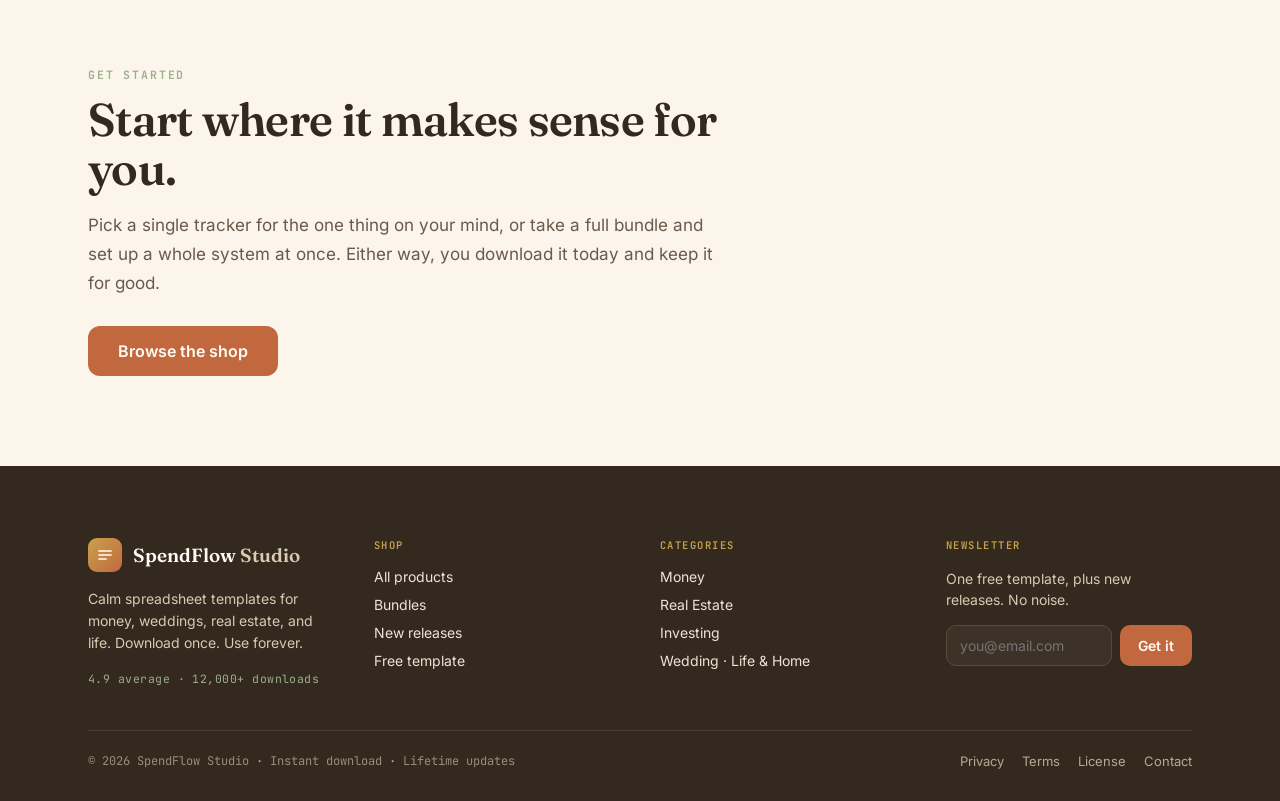
<file: about.html>
<!DOCTYPE html>
<html lang="en">
<head>
  <meta charset="utf-8">
  <meta name="viewport" content="width=device-width, initial-scale=1">
  <title>About - SpendFlow Studio</title>
  <meta name="description" content="We build calm tools for life's biggest numbers. Spreadsheets that feel calm, look considered, and do the math for you.">
  <link rel="stylesheet" href="assets/styles.css">
  <script>
    (function(){var e=document.documentElement;e.className+=' has-js';try{if(!(window.matchMedia&&window.matchMedia('(prefers-reduced-motion: reduce)').matches)){e.className+=' motion-ok';}}catch(x){}})();
  </script>
</head>
<body>

<div style="background:#FBF5EC; min-height:100vh; overflow-x:hidden;">

  <!-- ============ HEADER ============ -->
  <header style="position:sticky; top:0; z-index:50; background:rgba(251,245,236,0.94); backdrop-filter:saturate(1.1); border-bottom:1px solid #E7DBC8;">
    <div style="max-width:1200px; margin:0 auto; padding:14px clamp(20px,5vw,48px); display:flex; align-items:center; gap:20px; flex-wrap:wrap;">
      <a href="index.html" style="display:flex; align-items:center; gap:11px; text-decoration:none; margin-right:auto;">
        <span style="width:34px; height:34px; border-radius:9px; background:linear-gradient(135deg,#C8A24A 0%,#C2683F 100%); display:inline-flex; align-items:center; justify-content:center; box-shadow:0 3px 8px -3px rgba(194,104,63,0.6);"><svg width="18" height="18" viewBox="0 0 18 18" fill="none" aria-hidden="true"><path d="M3 5h12M3 9h12M3 13h7" stroke="#FFFCF7" stroke-width="1.7" stroke-linecap="round"/></svg></span>
        <span style="font-family:Fraunces,Georgia,serif; font-size:19px; font-weight:600; letter-spacing:-0.01em;"><span style="color:#33291F;">SpendFlow</span> <span style="color:#6B5A4A;">Studio</span></span>
      </a>
      <nav style="display:flex; align-items:center; gap:26px;">
        <a class="nav-link" href="shop.html" style="font-size:15px; color:#6B5A4A; text-decoration:none;">Shop</a>
        <a class="nav-link" href="bundles.html" style="font-size:15px; color:#6B5A4A; text-decoration:none;">Bundles</a>
        <a class="nav-link" href="shop.html" style="font-size:15px; color:#6B5A4A; text-decoration:none;">Money</a>
        <a class="nav-link" href="shop.html" style="font-size:15px; color:#6B5A4A; text-decoration:none;">Life &amp; Home</a>
        <a class="nav-link" href="about.html" style="font-size:15px; color:#6B5A4A; text-decoration:none;">About</a>
      </nav>
      <button class="cart-btn" aria-label="Cart" style="position:relative; width:40px; height:40px; border:1px solid #E7DBC8; background:#FFFCF7; border-radius:10px; display:inline-flex; align-items:center; justify-content:center; cursor:pointer;"><svg width="19" height="19" viewBox="0 0 24 24" fill="none" aria-hidden="true"><path d="M6 7h12l-1 12H7L6 7Z" stroke="#33291F" stroke-width="1.6" stroke-linejoin="round"/><path d="M9 7a3 3 0 0 1 6 0" stroke="#33291F" stroke-width="1.6"/></svg><span style="position:absolute; top:-6px; right:-6px; min-width:17px; height:17px; padding:0 4px; border-radius:999px; background:#C2683F; color:#FFFCF7; font-family:'JetBrains Mono',monospace; font-size:10px; font-weight:600; display:inline-flex; align-items:center; justify-content:center;">2</span></button>
    </div>
  </header>

  <!-- ============ HERO ============ -->
  <section style="max-width:1200px; margin:0 auto; padding:clamp(48px,7vw,92px) clamp(20px,5vw,48px) clamp(28px,4vw,44px);">
    <div data-reveal style="max-width:760px;">
      <div style="font-family:'JetBrains Mono',monospace; font-size:12px; font-weight:500; letter-spacing:0.18em; text-transform:uppercase; color:#C2683F;">Our story</div>
      <h1 style="margin:18px 0 0; font-family:Fraunces,Georgia,serif; font-weight:600; font-size:clamp(38px,5.4vw,60px); line-height:1.04; letter-spacing:-0.02em; color:#33291F; text-wrap:balance;">We build calm tools for life's biggest numbers.</h1>
      <p style="margin:24px 0 0; font-size:18px; line-height:1.7; color:#6B5A4A;">SpendFlow started from a simple frustration. Money tools are either too basic to trust with a real decision, or so complex they need a manual and a weekend to set up. We wanted something in between: spreadsheets that feel calm, look considered, and actually do the math for you.</p>
    </div>
  </section>

  <!-- ============ WHAT WE BELIEVE ============ -->
  <section style="max-width:1200px; margin:0 auto; padding:clamp(40px,5vw,64px) clamp(20px,5vw,48px);">
    <div data-reveal style="margin-bottom:34px; max-width:600px;">
      <div style="font-family:'JetBrains Mono',monospace; font-size:11.5px; font-weight:600; letter-spacing:0.16em; text-transform:uppercase; color:#9DAE8C;">What we believe</div>
      <h2 style="margin:12px 0 0; font-family:Fraunces,Georgia,serif; font-weight:600; font-size:clamp(28px,3.6vw,40px); line-height:1.06; letter-spacing:-0.015em; color:#33291F;">Three things we hold to</h2>
    </div>
    <div style="display:grid; grid-template-columns:repeat(auto-fit,minmax(min(100%,280px),1fr)); gap:24px;">
      <div data-reveal data-reveal-delay="0" style="background:#FFFCF7; border:1px solid #E7DBC8; border-radius:16px; padding:30px;">
        <span style="width:50px; height:50px; border-radius:12px; background:#F1E4BE; display:inline-flex; align-items:center; justify-content:center;"><svg width="28" height="28" viewBox="0 0 32 32" fill="none" aria-hidden="true"><circle cx="16" cy="16" r="11" stroke="rgba(51,41,31,0.16)" stroke-width="3.4"/><circle cx="16" cy="16" r="11" stroke="#A9842F" stroke-width="3.4" stroke-linecap="round" stroke-dasharray="30 69" transform="rotate(-90 16 16)"/></svg></span>
        <h3 style="margin:20px 0 0; font-family:Fraunces,Georgia,serif; font-size:23px; font-weight:600; line-height:1.15; color:#33291F;">Money should feel calm, not loud.</h3>
        <p style="margin:12px 0 0; font-size:15px; line-height:1.65; color:#6B5A4A;">Most finance apps shout at you with alerts, streaks, and guilt. We think a good money tool should feel like a quiet desk and a clear head. You open it, you see where you stand, you close it, and you get on with your life.</p>
      </div>
      <div data-reveal data-reveal-delay="120" style="background:#FFFCF7; border:1px solid #E7DBC8; border-radius:16px; padding:30px;">
        <span style="width:50px; height:50px; border-radius:12px; background:#F1E4BE; display:inline-flex; align-items:center; justify-content:center;"><svg width="28" height="28" viewBox="0 0 32 32" fill="none" aria-hidden="true"><rect x="6" y="20" width="4.5" height="7" rx="1.2" fill="#A9842F"/><rect x="13.7" y="14" width="4.5" height="13" rx="1.2" fill="#A9842F"/><rect x="21.4" y="8" width="4.5" height="19" rx="1.2" fill="#A9842F"/></svg></span>
        <h3 style="margin:20px 0 0; font-family:Fraunces,Georgia,serif; font-size:23px; font-weight:600; line-height:1.15; color:#33291F;">A tool should do the work.</h3>
        <p style="margin:12px 0 0; font-size:15px; line-height:1.65; color:#6B5A4A;">You should type a number once and watch the sheet handle the rest. Every SpendFlow file runs on real formulas, so the charts, totals, and scores update themselves. Nothing to build, nothing to maintain.</p>
      </div>
      <div data-reveal data-reveal-delay="240" style="background:#FFFCF7; border:1px solid #E7DBC8; border-radius:16px; padding:30px;">
        <span style="width:50px; height:50px; border-radius:12px; background:#F1E4BE; display:inline-flex; align-items:center; justify-content:center;"><svg width="28" height="28" viewBox="0 0 32 32" fill="none" aria-hidden="true"><path d="M16 5l9 4v6c0 5.5-3.8 9.3-9 11-5.2-1.7-9-5.5-9-11V9l9-4z" stroke="#A9842F" stroke-width="1.7" stroke-linejoin="round"/><path d="M12 16l3 3 5-6" stroke="#A9842F" stroke-width="1.7" stroke-linecap="round" stroke-linejoin="round"/></svg></span>
        <h3 style="margin:20px 0 0; font-family:Fraunces,Georgia,serif; font-size:23px; font-weight:600; line-height:1.15; color:#33291F;">You should own what you buy.</h3>
        <p style="margin:12px 0 0; font-size:15px; line-height:1.65; color:#6B5A4A;">No subscriptions, no logins, no data sent anywhere. You buy a file, you download it, and it is yours to keep and use for good, in Excel or Google Sheets, on any device.</p>
      </div>
    </div>
  </section>

  <!-- ============ HOW WE MAKE THEM ============ -->
  <section style="background:#2C231A; color:#FFFCF7; position:relative; overflow:hidden;">
    <div style="position:absolute; inset:0; background:radial-gradient(115% 130% at 16% 24%, rgba(200,162,74,0.16) 0%, rgba(194,104,63,0.06) 38%, rgba(44,35,26,0) 70%);"></div>
    <svg width="100%" height="100%" viewBox="0 0 1200 300" preserveAspectRatio="none" aria-hidden="true" style="position:absolute; inset:0; opacity:0.6;"><g stroke="rgba(234,215,166,0.08)" stroke-width="1"><line x1="0" y1="75" x2="1200" y2="75"/><line x1="0" y1="150" x2="1200" y2="150"/><line x1="0" y1="225" x2="1200" y2="225"/></g></svg>
    <div data-reveal style="position:relative; max-width:1200px; margin:0 auto; padding:clamp(52px,6vw,84px) clamp(20px,5vw,48px);">
      <div style="max-width:680px;">
        <div style="font-family:'JetBrains Mono',monospace; font-size:11.5px; font-weight:600; letter-spacing:0.2em; text-transform:uppercase; color:#C8A24A;">Our craft</div>
        <h2 style="margin:16px 0 0; font-family:Fraunces,Georgia,serif; font-weight:600; font-size:clamp(28px,3.8vw,42px); line-height:1.1; color:#FFFCF7;">How we make them</h2>
        <p style="margin:20px 0 0; font-size:17px; line-height:1.75; color:#E4D9C8;">Every template is built and tested by hand, one at a time. We care about the small things: a number format that reads cleanly, a color that means something, a layout that fills the page instead of leaving you guessing. If a sheet would not help us with our own money, it does not go in the shop.</p>
      </div>
    </div>
  </section>

  <!-- ============ TRUST STRIP ============ -->
  <section style="background:#F3ECDF; border-bottom:1px solid #E7DBC8;">
    <div style="max-width:1200px; margin:0 auto; padding:clamp(28px,3.5vw,40px) clamp(20px,5vw,48px); display:grid; grid-template-columns:repeat(auto-fit,minmax(200px,1fr)); gap:20px;">
      <div data-reveal data-reveal-delay="0" style="display:flex; align-items:baseline; gap:10px;"><span style="font-family:'JetBrains Mono',monospace; font-size:13px; font-weight:600; color:#C2683F;">01</span><span style="font-size:14px; line-height:1.5; color:#33291F;">50 templates, built one by one</span></div>
      <div data-reveal data-reveal-delay="80" style="display:flex; align-items:baseline; gap:10px;"><span style="font-family:'JetBrains Mono',monospace; font-size:13px; font-weight:600; color:#C2683F;">02</span><span style="font-size:14px; line-height:1.5; color:#33291F;">Excel and Google Sheets, always both</span></div>
      <div data-reveal data-reveal-delay="160" style="display:flex; align-items:baseline; gap:10px;"><span style="font-family:'JetBrains Mono',monospace; font-size:13px; font-weight:600; color:#C2683F;">03</span><span style="font-size:14px; line-height:1.5; color:#33291F;">Instant download, yours forever</span></div>
      <div data-reveal data-reveal-delay="240" style="display:flex; align-items:baseline; gap:10px;"><span style="font-family:'JetBrains Mono',monospace; font-size:13px; font-weight:600; color:#C2683F;">04</span><span style="font-size:14px; line-height:1.5; color:#33291F;">Real formulas, nothing to set up</span></div>
    </div>
  </section>

  <!-- ============ CLOSING CALL ============ -->
  <section style="max-width:1200px; margin:0 auto; padding:clamp(56px,7vw,96px) clamp(20px,5vw,48px);">
    <div data-reveal style="max-width:640px;">
      <div style="font-family:'JetBrains Mono',monospace; font-size:11.5px; font-weight:600; letter-spacing:0.16em; text-transform:uppercase; color:#9DAE8C;">Get started</div>
      <h2 style="margin:14px 0 0; font-family:Fraunces,Georgia,serif; font-weight:600; font-size:clamp(30px,4vw,46px); line-height:1.06; letter-spacing:-0.015em; color:#33291F;">Start where it makes sense for you.</h2>
      <p style="margin:18px 0 0; font-size:17px; line-height:1.7; color:#6B5A4A;">Pick a single tracker for the one thing on your mind, or take a full bundle and set up a whole system at once. Either way, you download it today and keep it for good.</p>
      <div style="margin-top:28px;">
        <a class="btn-primary" href="shop.html" style="display:inline-block; padding:15px 30px; border:none; border-radius:12px; background:#C2683F; color:#FFFCF7; font-size:16px; font-weight:600; cursor:pointer; text-decoration:none;">Browse the shop</a>
      </div>
    </div>
  </section>

  <!-- ============ FOOTER ============ -->
  <footer style="background:#33291F; color:#FFFCF7;">
    <div style="max-width:1200px; margin:0 auto; padding:clamp(48px,6vw,72px) clamp(20px,5vw,48px) 32px;">
      <div style="display:grid; grid-template-columns:repeat(auto-fit,minmax(180px,1fr)); gap:40px;">
        <div style="max-width:300px;">
          <div style="display:flex; align-items:center; gap:11px; margin-bottom:16px;"><span style="width:34px; height:34px; border-radius:9px; background:linear-gradient(135deg,#C8A24A,#C2683F); display:inline-flex; align-items:center; justify-content:center;"><svg width="18" height="18" viewBox="0 0 18 18" fill="none" aria-hidden="true"><path d="M3 5h12M3 9h12M3 13h7" stroke="#FFFCF7" stroke-width="1.7" stroke-linecap="round"/></svg></span><span style="font-family:Fraunces,Georgia,serif; font-size:19px; font-weight:600;">SpendFlow <span style="color:#D9CAB1;">Studio</span></span></div>
          <p style="margin:0; font-size:14px; line-height:1.6; color:#D9CAB1;">Calm spreadsheet templates for money, weddings, real estate, and life. Download once. Use forever.</p>
          <div style="margin-top:16px; font-family:'JetBrains Mono',monospace; font-size:11.5px; letter-spacing:0.04em; color:#9DAE8C;">4.9 average · 12,000+ downloads</div>
        </div>
        <div><div style="font-family:'JetBrains Mono',monospace; font-size:10.5px; font-weight:600; letter-spacing:0.14em; text-transform:uppercase; color:#C8A24A; margin-bottom:16px;">Shop</div><div style="display:flex; flex-direction:column; gap:11px;"><a class="footer-link" href="shop.html" style="font-size:14px; color:#EDE4D6; text-decoration:none;">All products</a><a class="footer-link" href="bundles.html" style="font-size:14px; color:#EDE4D6; text-decoration:none;">Bundles</a><a class="footer-link" href="shop.html" style="font-size:14px; color:#EDE4D6; text-decoration:none;">New releases</a><a class="footer-link" href="index.html#free-template" style="font-size:14px; color:#EDE4D6; text-decoration:none;">Free template</a></div></div>
        <div><div style="font-family:'JetBrains Mono',monospace; font-size:10.5px; font-weight:600; letter-spacing:0.14em; text-transform:uppercase; color:#C8A24A; margin-bottom:16px;">Categories</div><div style="display:flex; flex-direction:column; gap:11px;"><a class="footer-link" href="shop.html" style="font-size:14px; color:#EDE4D6; text-decoration:none;">Money</a><a class="footer-link" href="shop.html" style="font-size:14px; color:#EDE4D6; text-decoration:none;">Real Estate</a><a class="footer-link" href="shop.html" style="font-size:14px; color:#EDE4D6; text-decoration:none;">Investing</a><a class="footer-link" href="shop.html" style="font-size:14px; color:#EDE4D6; text-decoration:none;">Wedding · Life &amp; Home</a></div></div>
        <div><div style="font-family:'JetBrains Mono',monospace; font-size:10.5px; font-weight:600; letter-spacing:0.14em; text-transform:uppercase; color:#C8A24A; margin-bottom:16px;">Newsletter</div><p style="margin:0 0 14px; font-size:14px; line-height:1.55; color:#D9CAB1;">One free template, plus new releases. No noise.</p><form onsubmit="return false;" style="display:flex; gap:8px; flex-wrap:wrap;"><input type="email" placeholder="you@email.com" aria-label="Email address" style="flex:1; min-width:150px; padding:11px 13px; border:1px solid #5A4A3A; border-radius:10px; background:#3D3227; color:#FFFCF7; font-size:14px;"><button class="footer-get" type="submit" style="padding:11px 18px; border:none; border-radius:10px; background:#C2683F; color:#FFFCF7; font-size:14px; font-weight:600; cursor:pointer;">Get it</button></form></div>
      </div>
      <div style="margin-top:44px; padding-top:22px; border-top:1px solid #4A3D30; display:flex; justify-content:space-between; gap:16px; flex-wrap:wrap; align-items:center;">
        <div style="font-family:'JetBrains Mono',monospace; font-size:12px; color:#9C8C79;">© 2026 SpendFlow Studio <span style="color:#C4A882;">·</span> Instant download <span style="color:#C4A882;">·</span> Lifetime updates</div>
        <div style="display:flex; gap:18px; flex-wrap:wrap;"><a class="footer-link" href="privacy.html" style="font-size:13px; color:#B7A891; text-decoration:none;">Privacy</a><a class="footer-link" href="terms.html" style="font-size:13px; color:#B7A891; text-decoration:none;">Terms</a><a class="footer-link" href="license.html" style="font-size:13px; color:#B7A891; text-decoration:none;">License</a><a class="footer-link" href="contact.html" style="font-size:13px; color:#B7A891; text-decoration:none;">Contact</a></div>
      </div>
    </div>
  </footer>

</div>

<script src="assets/site.js" defer></script>
</body>
</html>
</file>
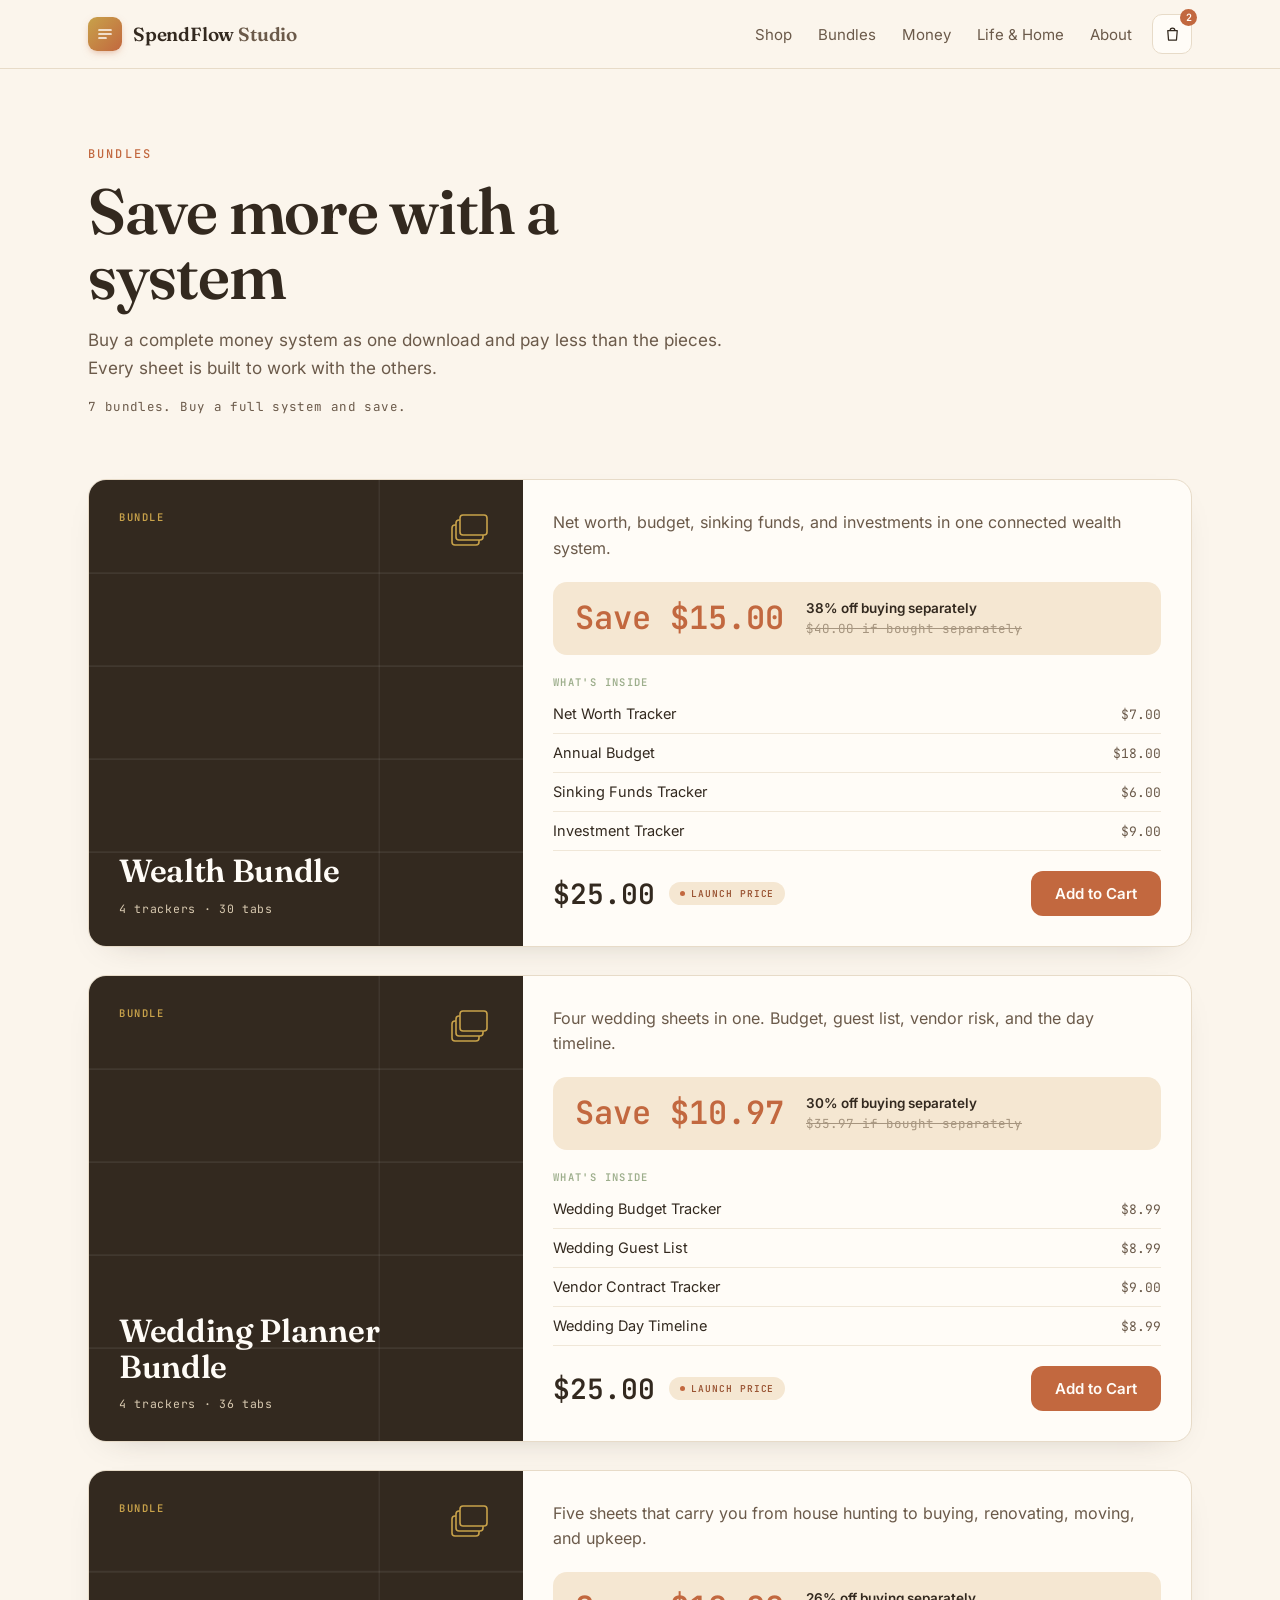
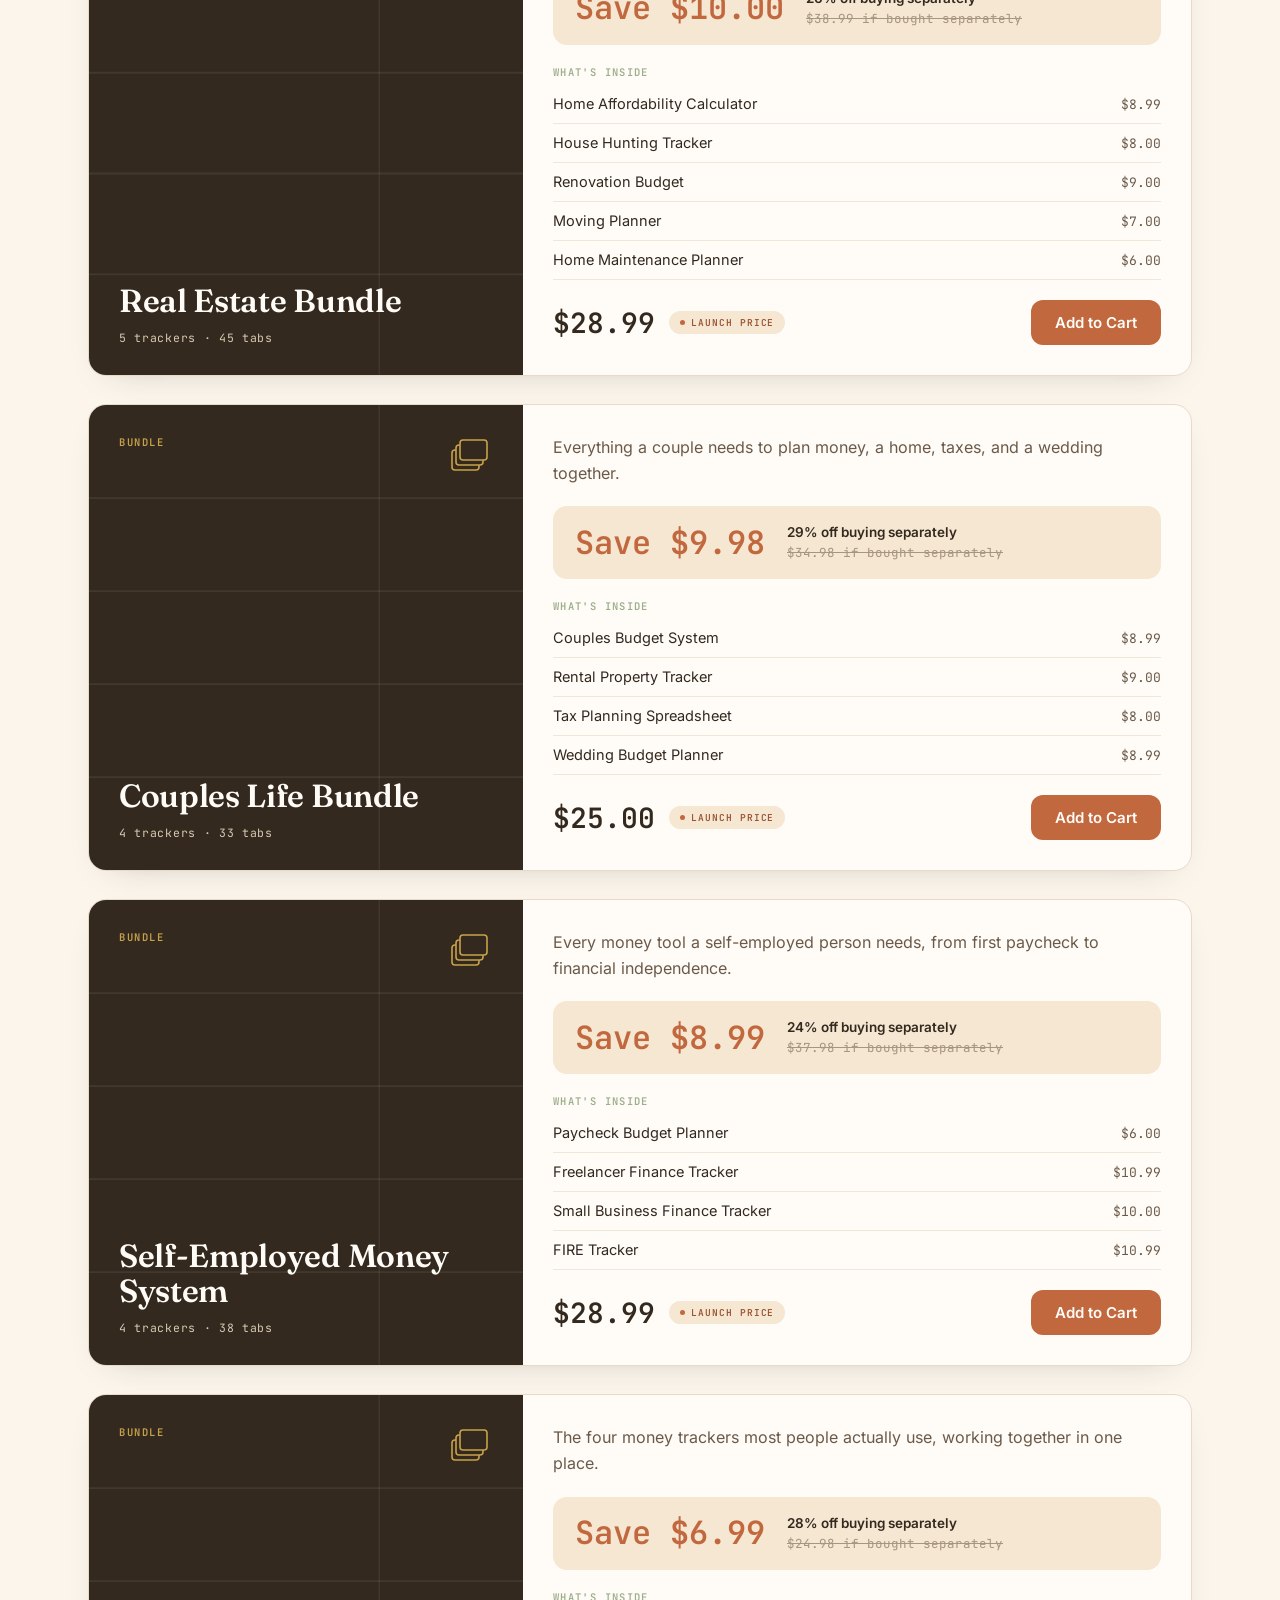
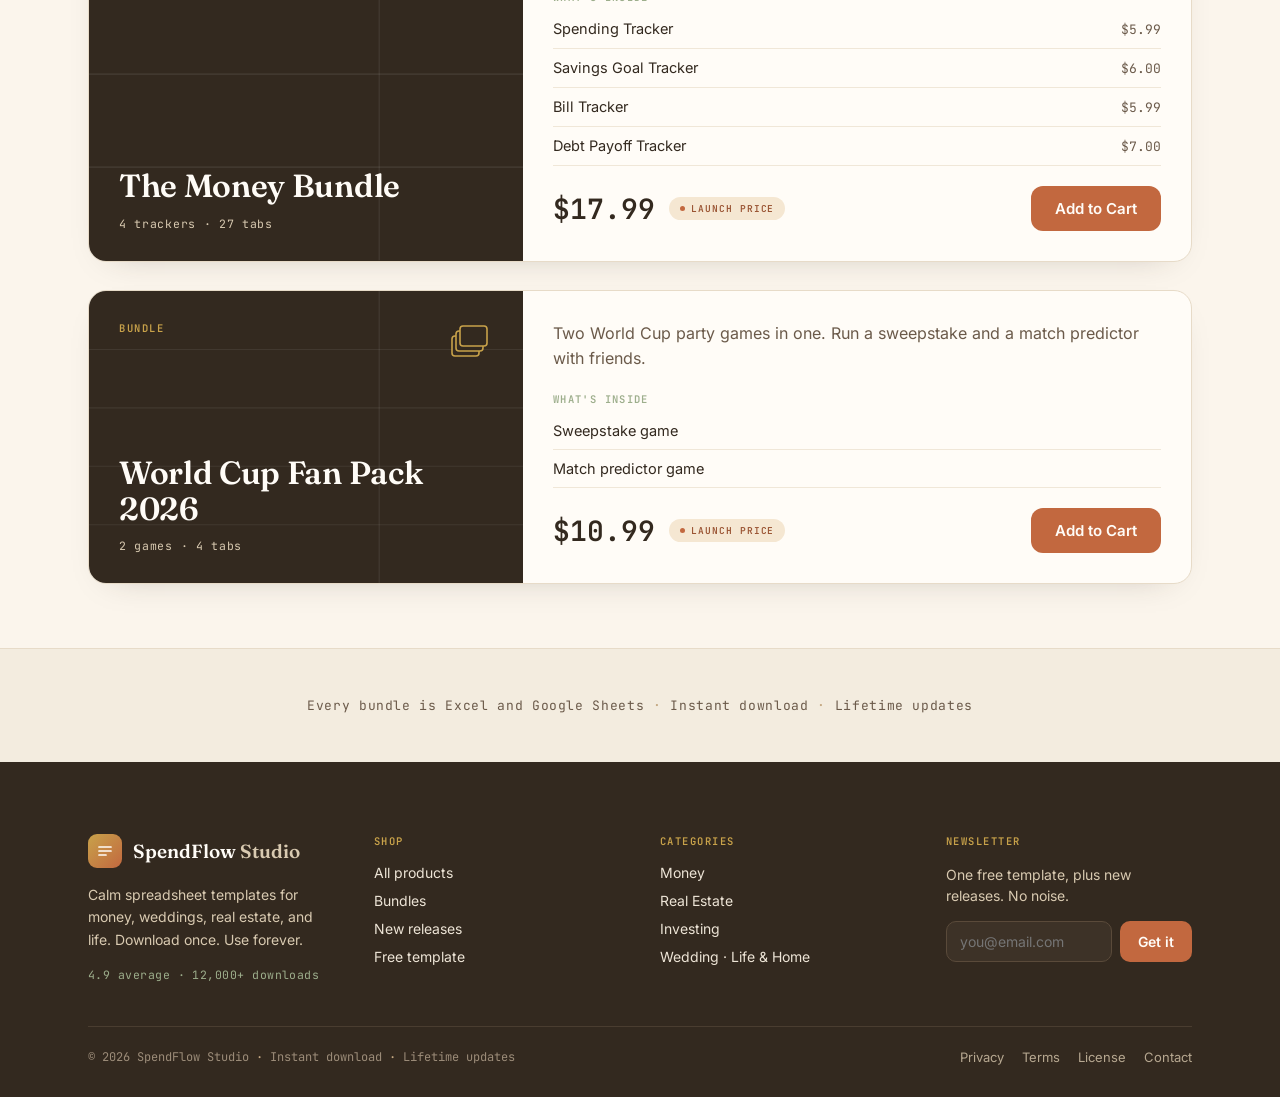
<file: bundles.html>
<!DOCTYPE html>
<html lang="en">
<head>
  <meta charset="utf-8">
  <meta name="viewport" content="width=device-width, initial-scale=1">
  <title>Bundles - SpendFlow Studio</title>
  <meta name="description" content="Buy a complete money system as one download and pay less than the pieces. Seven bundles, built to work together.">
  <link rel="stylesheet" href="assets/styles.css">
  <script>
    (function(){var e=document.documentElement;e.className+=' has-js';try{if(!(window.matchMedia&&window.matchMedia('(prefers-reduced-motion: reduce)').matches)){e.className+=' motion-ok';}}catch(x){}})();
  </script>
</head>
<body>

<div style="background:#FBF5EC; min-height:100vh; overflow-x:hidden;">

  <!-- ============ HEADER ============ -->
  <header style="position:sticky; top:0; z-index:50; background:rgba(251,245,236,0.94); backdrop-filter:saturate(1.1); border-bottom:1px solid #E7DBC8;">
    <div style="max-width:1200px; margin:0 auto; padding:14px clamp(20px,5vw,48px); display:flex; align-items:center; gap:20px; flex-wrap:wrap;">
      <a href="index.html" style="display:flex; align-items:center; gap:11px; text-decoration:none; margin-right:auto;">
        <span style="width:34px; height:34px; border-radius:9px; background:linear-gradient(135deg,#C8A24A 0%,#C2683F 100%); display:inline-flex; align-items:center; justify-content:center; box-shadow:0 3px 8px -3px rgba(194,104,63,0.6);"><svg width="18" height="18" viewBox="0 0 18 18" fill="none" aria-hidden="true"><path d="M3 5h12M3 9h12M3 13h7" stroke="#FFFCF7" stroke-width="1.7" stroke-linecap="round"/></svg></span>
        <span style="font-family:Fraunces,Georgia,serif; font-size:19px; font-weight:600; letter-spacing:-0.01em;"><span style="color:#33291F;">SpendFlow</span> <span style="color:#6B5A4A;">Studio</span></span>
      </a>
      <nav style="display:flex; align-items:center; gap:26px;">
        <a class="nav-link" href="shop.html" style="font-size:15px; color:#6B5A4A; text-decoration:none;">Shop</a>
        <a class="nav-link" href="bundles.html" style="font-size:15px; color:#6B5A4A; text-decoration:none;">Bundles</a>
        <a class="nav-link" href="shop.html" style="font-size:15px; color:#6B5A4A; text-decoration:none;">Money</a>
        <a class="nav-link" href="shop.html" style="font-size:15px; color:#6B5A4A; text-decoration:none;">Life &amp; Home</a>
        <a class="nav-link" href="about.html" style="font-size:15px; color:#6B5A4A; text-decoration:none;">About</a>
      </nav>
      <button class="cart-btn" aria-label="Cart" style="position:relative; width:40px; height:40px; border:1px solid #E7DBC8; background:#FFFCF7; border-radius:10px; display:inline-flex; align-items:center; justify-content:center; cursor:pointer;"><svg width="19" height="19" viewBox="0 0 24 24" fill="none" aria-hidden="true"><path d="M6 7h12l-1 12H7L6 7Z" stroke="#33291F" stroke-width="1.6" stroke-linejoin="round"/><path d="M9 7a3 3 0 0 1 6 0" stroke="#33291F" stroke-width="1.6"/></svg><span style="position:absolute; top:-6px; right:-6px; min-width:17px; height:17px; padding:0 4px; border-radius:999px; background:#C2683F; color:#FFFCF7; font-family:'JetBrains Mono',monospace; font-size:10px; font-weight:600; display:inline-flex; align-items:center; justify-content:center;">2</span></button>
    </div>
  </header>

  <!-- ============ HERO ============ -->
  <section style="max-width:1200px; margin:0 auto; padding:clamp(48px,6vw,84px) clamp(20px,5vw,48px) clamp(28px,3.5vw,40px);">
    <div data-reveal style="max-width:640px;">
      <div style="font-family:'JetBrains Mono',monospace; font-size:12px; font-weight:500; letter-spacing:0.18em; text-transform:uppercase; color:#C2683F;">Bundles</div>
      <h1 style="margin:16px 0 0; font-family:Fraunces,Georgia,serif; font-weight:600; font-size:clamp(40px,5.6vw,64px); line-height:1.02; letter-spacing:-0.02em; color:#33291F;">Save more with a system</h1>
      <p style="margin:18px 0 0; font-size:17px; line-height:1.65; color:#6B5A4A;">Buy a complete money system as one download and pay less than the pieces. Every sheet is built to work with the others.</p>
      <div style="margin-top:16px; font-family:'JetBrains Mono',monospace; font-size:12.5px; letter-spacing:0.03em; color:#6B5A4A;">7 bundles. Buy a full system and save.</div>
    </div>
  </section>

  <!-- ============ BUNDLES LIST ============ -->
  <section style="max-width:1200px; margin:0 auto; padding:clamp(16px,2vw,24px) clamp(20px,5vw,48px) clamp(40px,5vw,64px);">
    <div style="display:flex; flex-direction:column; gap:28px;">
        <div data-reveal style="display:flex; flex-wrap:wrap; background:#FFFCF7; border:1px solid #E7DBC8; border-radius:18px; overflow:hidden; box-shadow:0 12px 34px -24px rgba(51,41,31,0.34);">

          <div style="position:relative; flex:1 1 300px; min-width:280px; background:#33291F; color:#FFFCF7; padding:30px; display:flex; flex-direction:column; overflow:hidden;">
            <svg viewBox="0 0 320 260" preserveAspectRatio="none" aria-hidden="true" style="position:absolute; inset:0; width:100%; height:100%;"><g stroke="rgba(255,252,247,0.07)" stroke-width="1"><line x1="0" y1="52" x2="320" y2="52"/><line x1="0" y1="104" x2="320" y2="104"/><line x1="0" y1="156" x2="320" y2="156"/><line x1="0" y1="208" x2="320" y2="208"/><line x1="214" y1="0" x2="214" y2="260"/></g></svg>
            <div style="position:relative; z-index:1; display:flex; justify-content:space-between; align-items:flex-start;">
              <span style="font-family:'JetBrains Mono',monospace; font-size:10.5px; font-weight:600; letter-spacing:0.15em; text-transform:uppercase; color:#C8A24A;">Bundle</span>
              <svg width="50" height="50" viewBox="0 0 50 50" fill="none" aria-hidden="true"><rect x="9" y="15" width="27" height="20" rx="3" stroke="#C8A24A" stroke-width="1.6" fill="#33291F"/><rect x="13" y="10" width="27" height="20" rx="3" stroke="#C8A24A" stroke-width="1.6" fill="#33291F"/><rect x="17" y="5" width="27" height="20" rx="3" stroke="#C8A24A" stroke-width="1.6" fill="#33291F"/></svg>
            </div>
            <h2 style="position:relative; z-index:1; margin:auto 0 0; font-family:Fraunces,Georgia,serif; font-weight:600; font-size:clamp(26px,3vw,32px); line-height:1.1; letter-spacing:-0.01em; color:#FFFCF7;">Wealth Bundle</h2>
            <div style="position:relative; z-index:1; margin-top:12px; font-family:'JetBrains Mono',monospace; font-size:11.5px; letter-spacing:0.06em; color:#D9CAB1;">4 trackers · 30 tabs</div>
          </div>

          <div style="flex:2 1 400px; min-width:300px; padding:30px; display:flex; flex-direction:column; gap:20px;">
            <p style="margin:0; font-size:16px; line-height:1.6; color:#6B5A4A;">Net worth, budget, sinking funds, and investments in one connected wealth system.</p>

            <div style="background:#F5E7D2; border-radius:14px; padding:18px 22px; display:flex; align-items:center; gap:22px; flex-wrap:wrap;">
              <span style="font-family:'JetBrains Mono',monospace; font-size:32px; font-weight:600; color:#C2683F; line-height:1;">Save $15.00</span>
              <div>
                <div style="font-size:13.5px; font-weight:600; color:#33291F;">38% off buying separately</div>
                <div style="font-family:'JetBrains Mono',monospace; font-size:12.5px; color:#A6957F; text-decoration:line-through; margin-top:4px;">$40.00 if bought separately</div>
              </div>
            </div>
            <div>
              <div style="font-family:'JetBrains Mono',monospace; font-size:10.5px; font-weight:600; letter-spacing:0.13em; text-transform:uppercase; color:#9DAE8C; margin-bottom:6px;">What's inside</div>
                <div style="display:flex; justify-content:space-between; gap:14px; align-items:baseline; padding:10px 0; border-bottom:1px solid #F0E7D8;">
                  <span style="font-size:14.5px; color:#33291F;">Net Worth Tracker</span>
                  <span style="font-family:'JetBrains Mono',monospace; font-size:13px; color:#6B5A4A; white-space:nowrap;">$7.00</span>
                </div>
                <div style="display:flex; justify-content:space-between; gap:14px; align-items:baseline; padding:10px 0; border-bottom:1px solid #F0E7D8;">
                  <span style="font-size:14.5px; color:#33291F;">Annual Budget</span>
                  <span style="font-family:'JetBrains Mono',monospace; font-size:13px; color:#6B5A4A; white-space:nowrap;">$18.00</span>
                </div>
                <div style="display:flex; justify-content:space-between; gap:14px; align-items:baseline; padding:10px 0; border-bottom:1px solid #F0E7D8;">
                  <span style="font-size:14.5px; color:#33291F;">Sinking Funds Tracker</span>
                  <span style="font-family:'JetBrains Mono',monospace; font-size:13px; color:#6B5A4A; white-space:nowrap;">$6.00</span>
                </div>
                <div style="display:flex; justify-content:space-between; gap:14px; align-items:baseline; padding:10px 0; border-bottom:1px solid #F0E7D8;">
                  <span style="font-size:14.5px; color:#33291F;">Investment Tracker</span>
                  <span style="font-family:'JetBrains Mono',monospace; font-size:13px; color:#6B5A4A; white-space:nowrap;">$9.00</span>
                </div>
            </div>

            <div style="display:flex; align-items:center; gap:14px; flex-wrap:wrap; margin-top:auto;">
              <span style="font-family:'JetBrains Mono',monospace; font-size:28px; font-weight:600; color:#33291F;">$25.00</span>
              <span style="display:inline-flex; align-items:center; gap:6px; padding:5px 11px; border-radius:999px; background:#F5E7D2; color:#9A5433; font-family:'JetBrains Mono',monospace; font-size:9.5px; font-weight:600; letter-spacing:0.1em; text-transform:uppercase;"><span style="width:5px; height:5px; border-radius:999px; background:#C2683F;"></span>Launch price</span>
              <a class="btn-primary" href="product.html" style="margin-left:auto; padding:13px 24px; border:none; border-radius:12px; background:#C2683F; color:#FFFCF7; font-size:15px; font-weight:600; cursor:pointer; text-decoration:none;">Add to Cart</a>
            </div>
          </div>
        </div>
        <div data-reveal style="display:flex; flex-wrap:wrap; background:#FFFCF7; border:1px solid #E7DBC8; border-radius:18px; overflow:hidden; box-shadow:0 12px 34px -24px rgba(51,41,31,0.34);">

          <div style="position:relative; flex:1 1 300px; min-width:280px; background:#33291F; color:#FFFCF7; padding:30px; display:flex; flex-direction:column; overflow:hidden;">
            <svg viewBox="0 0 320 260" preserveAspectRatio="none" aria-hidden="true" style="position:absolute; inset:0; width:100%; height:100%;"><g stroke="rgba(255,252,247,0.07)" stroke-width="1"><line x1="0" y1="52" x2="320" y2="52"/><line x1="0" y1="104" x2="320" y2="104"/><line x1="0" y1="156" x2="320" y2="156"/><line x1="0" y1="208" x2="320" y2="208"/><line x1="214" y1="0" x2="214" y2="260"/></g></svg>
            <div style="position:relative; z-index:1; display:flex; justify-content:space-between; align-items:flex-start;">
              <span style="font-family:'JetBrains Mono',monospace; font-size:10.5px; font-weight:600; letter-spacing:0.15em; text-transform:uppercase; color:#C8A24A;">Bundle</span>
              <svg width="50" height="50" viewBox="0 0 50 50" fill="none" aria-hidden="true"><rect x="9" y="15" width="27" height="20" rx="3" stroke="#C8A24A" stroke-width="1.6" fill="#33291F"/><rect x="13" y="10" width="27" height="20" rx="3" stroke="#C8A24A" stroke-width="1.6" fill="#33291F"/><rect x="17" y="5" width="27" height="20" rx="3" stroke="#C8A24A" stroke-width="1.6" fill="#33291F"/></svg>
            </div>
            <h2 style="position:relative; z-index:1; margin:auto 0 0; font-family:Fraunces,Georgia,serif; font-weight:600; font-size:clamp(26px,3vw,32px); line-height:1.1; letter-spacing:-0.01em; color:#FFFCF7;">Wedding Planner Bundle</h2>
            <div style="position:relative; z-index:1; margin-top:12px; font-family:'JetBrains Mono',monospace; font-size:11.5px; letter-spacing:0.06em; color:#D9CAB1;">4 trackers · 36 tabs</div>
          </div>

          <div style="flex:2 1 400px; min-width:300px; padding:30px; display:flex; flex-direction:column; gap:20px;">
            <p style="margin:0; font-size:16px; line-height:1.6; color:#6B5A4A;">Four wedding sheets in one. Budget, guest list, vendor risk, and the day timeline.</p>

            <div style="background:#F5E7D2; border-radius:14px; padding:18px 22px; display:flex; align-items:center; gap:22px; flex-wrap:wrap;">
              <span style="font-family:'JetBrains Mono',monospace; font-size:32px; font-weight:600; color:#C2683F; line-height:1;">Save $10.97</span>
              <div>
                <div style="font-size:13.5px; font-weight:600; color:#33291F;">30% off buying separately</div>
                <div style="font-family:'JetBrains Mono',monospace; font-size:12.5px; color:#A6957F; text-decoration:line-through; margin-top:4px;">$35.97 if bought separately</div>
              </div>
            </div>
            <div>
              <div style="font-family:'JetBrains Mono',monospace; font-size:10.5px; font-weight:600; letter-spacing:0.13em; text-transform:uppercase; color:#9DAE8C; margin-bottom:6px;">What's inside</div>
                <div style="display:flex; justify-content:space-between; gap:14px; align-items:baseline; padding:10px 0; border-bottom:1px solid #F0E7D8;">
                  <span style="font-size:14.5px; color:#33291F;">Wedding Budget Tracker</span>
                  <span style="font-family:'JetBrains Mono',monospace; font-size:13px; color:#6B5A4A; white-space:nowrap;">$8.99</span>
                </div>
                <div style="display:flex; justify-content:space-between; gap:14px; align-items:baseline; padding:10px 0; border-bottom:1px solid #F0E7D8;">
                  <span style="font-size:14.5px; color:#33291F;">Wedding Guest List</span>
                  <span style="font-family:'JetBrains Mono',monospace; font-size:13px; color:#6B5A4A; white-space:nowrap;">$8.99</span>
                </div>
                <div style="display:flex; justify-content:space-between; gap:14px; align-items:baseline; padding:10px 0; border-bottom:1px solid #F0E7D8;">
                  <span style="font-size:14.5px; color:#33291F;">Vendor Contract Tracker</span>
                  <span style="font-family:'JetBrains Mono',monospace; font-size:13px; color:#6B5A4A; white-space:nowrap;">$9.00</span>
                </div>
                <div style="display:flex; justify-content:space-between; gap:14px; align-items:baseline; padding:10px 0; border-bottom:1px solid #F0E7D8;">
                  <span style="font-size:14.5px; color:#33291F;">Wedding Day Timeline</span>
                  <span style="font-family:'JetBrains Mono',monospace; font-size:13px; color:#6B5A4A; white-space:nowrap;">$8.99</span>
                </div>
            </div>

            <div style="display:flex; align-items:center; gap:14px; flex-wrap:wrap; margin-top:auto;">
              <span style="font-family:'JetBrains Mono',monospace; font-size:28px; font-weight:600; color:#33291F;">$25.00</span>
              <span style="display:inline-flex; align-items:center; gap:6px; padding:5px 11px; border-radius:999px; background:#F5E7D2; color:#9A5433; font-family:'JetBrains Mono',monospace; font-size:9.5px; font-weight:600; letter-spacing:0.1em; text-transform:uppercase;"><span style="width:5px; height:5px; border-radius:999px; background:#C2683F;"></span>Launch price</span>
              <a class="btn-primary" href="product.html" style="margin-left:auto; padding:13px 24px; border:none; border-radius:12px; background:#C2683F; color:#FFFCF7; font-size:15px; font-weight:600; cursor:pointer; text-decoration:none;">Add to Cart</a>
            </div>
          </div>
        </div>
        <div data-reveal style="display:flex; flex-wrap:wrap; background:#FFFCF7; border:1px solid #E7DBC8; border-radius:18px; overflow:hidden; box-shadow:0 12px 34px -24px rgba(51,41,31,0.34);">

          <div style="position:relative; flex:1 1 300px; min-width:280px; background:#33291F; color:#FFFCF7; padding:30px; display:flex; flex-direction:column; overflow:hidden;">
            <svg viewBox="0 0 320 260" preserveAspectRatio="none" aria-hidden="true" style="position:absolute; inset:0; width:100%; height:100%;"><g stroke="rgba(255,252,247,0.07)" stroke-width="1"><line x1="0" y1="52" x2="320" y2="52"/><line x1="0" y1="104" x2="320" y2="104"/><line x1="0" y1="156" x2="320" y2="156"/><line x1="0" y1="208" x2="320" y2="208"/><line x1="214" y1="0" x2="214" y2="260"/></g></svg>
            <div style="position:relative; z-index:1; display:flex; justify-content:space-between; align-items:flex-start;">
              <span style="font-family:'JetBrains Mono',monospace; font-size:10.5px; font-weight:600; letter-spacing:0.15em; text-transform:uppercase; color:#C8A24A;">Bundle</span>
              <svg width="50" height="50" viewBox="0 0 50 50" fill="none" aria-hidden="true"><rect x="9" y="15" width="27" height="20" rx="3" stroke="#C8A24A" stroke-width="1.6" fill="#33291F"/><rect x="13" y="10" width="27" height="20" rx="3" stroke="#C8A24A" stroke-width="1.6" fill="#33291F"/><rect x="17" y="5" width="27" height="20" rx="3" stroke="#C8A24A" stroke-width="1.6" fill="#33291F"/></svg>
            </div>
            <h2 style="position:relative; z-index:1; margin:auto 0 0; font-family:Fraunces,Georgia,serif; font-weight:600; font-size:clamp(26px,3vw,32px); line-height:1.1; letter-spacing:-0.01em; color:#FFFCF7;">Real Estate Bundle</h2>
            <div style="position:relative; z-index:1; margin-top:12px; font-family:'JetBrains Mono',monospace; font-size:11.5px; letter-spacing:0.06em; color:#D9CAB1;">5 trackers · 45 tabs</div>
          </div>

          <div style="flex:2 1 400px; min-width:300px; padding:30px; display:flex; flex-direction:column; gap:20px;">
            <p style="margin:0; font-size:16px; line-height:1.6; color:#6B5A4A;">Five sheets that carry you from house hunting to buying, renovating, moving, and upkeep.</p>

            <div style="background:#F5E7D2; border-radius:14px; padding:18px 22px; display:flex; align-items:center; gap:22px; flex-wrap:wrap;">
              <span style="font-family:'JetBrains Mono',monospace; font-size:32px; font-weight:600; color:#C2683F; line-height:1;">Save $10.00</span>
              <div>
                <div style="font-size:13.5px; font-weight:600; color:#33291F;">26% off buying separately</div>
                <div style="font-family:'JetBrains Mono',monospace; font-size:12.5px; color:#A6957F; text-decoration:line-through; margin-top:4px;">$38.99 if bought separately</div>
              </div>
            </div>
            <div>
              <div style="font-family:'JetBrains Mono',monospace; font-size:10.5px; font-weight:600; letter-spacing:0.13em; text-transform:uppercase; color:#9DAE8C; margin-bottom:6px;">What's inside</div>
                <div style="display:flex; justify-content:space-between; gap:14px; align-items:baseline; padding:10px 0; border-bottom:1px solid #F0E7D8;">
                  <span style="font-size:14.5px; color:#33291F;">Home Affordability Calculator</span>
                  <span style="font-family:'JetBrains Mono',monospace; font-size:13px; color:#6B5A4A; white-space:nowrap;">$8.99</span>
                </div>
                <div style="display:flex; justify-content:space-between; gap:14px; align-items:baseline; padding:10px 0; border-bottom:1px solid #F0E7D8;">
                  <span style="font-size:14.5px; color:#33291F;">House Hunting Tracker</span>
                  <span style="font-family:'JetBrains Mono',monospace; font-size:13px; color:#6B5A4A; white-space:nowrap;">$8.00</span>
                </div>
                <div style="display:flex; justify-content:space-between; gap:14px; align-items:baseline; padding:10px 0; border-bottom:1px solid #F0E7D8;">
                  <span style="font-size:14.5px; color:#33291F;">Renovation Budget</span>
                  <span style="font-family:'JetBrains Mono',monospace; font-size:13px; color:#6B5A4A; white-space:nowrap;">$9.00</span>
                </div>
                <div style="display:flex; justify-content:space-between; gap:14px; align-items:baseline; padding:10px 0; border-bottom:1px solid #F0E7D8;">
                  <span style="font-size:14.5px; color:#33291F;">Moving Planner</span>
                  <span style="font-family:'JetBrains Mono',monospace; font-size:13px; color:#6B5A4A; white-space:nowrap;">$7.00</span>
                </div>
                <div style="display:flex; justify-content:space-between; gap:14px; align-items:baseline; padding:10px 0; border-bottom:1px solid #F0E7D8;">
                  <span style="font-size:14.5px; color:#33291F;">Home Maintenance Planner</span>
                  <span style="font-family:'JetBrains Mono',monospace; font-size:13px; color:#6B5A4A; white-space:nowrap;">$6.00</span>
                </div>
            </div>

            <div style="display:flex; align-items:center; gap:14px; flex-wrap:wrap; margin-top:auto;">
              <span style="font-family:'JetBrains Mono',monospace; font-size:28px; font-weight:600; color:#33291F;">$28.99</span>
              <span style="display:inline-flex; align-items:center; gap:6px; padding:5px 11px; border-radius:999px; background:#F5E7D2; color:#9A5433; font-family:'JetBrains Mono',monospace; font-size:9.5px; font-weight:600; letter-spacing:0.1em; text-transform:uppercase;"><span style="width:5px; height:5px; border-radius:999px; background:#C2683F;"></span>Launch price</span>
              <a class="btn-primary" href="product.html" style="margin-left:auto; padding:13px 24px; border:none; border-radius:12px; background:#C2683F; color:#FFFCF7; font-size:15px; font-weight:600; cursor:pointer; text-decoration:none;">Add to Cart</a>
            </div>
          </div>
        </div>
        <div data-reveal style="display:flex; flex-wrap:wrap; background:#FFFCF7; border:1px solid #E7DBC8; border-radius:18px; overflow:hidden; box-shadow:0 12px 34px -24px rgba(51,41,31,0.34);">

          <div style="position:relative; flex:1 1 300px; min-width:280px; background:#33291F; color:#FFFCF7; padding:30px; display:flex; flex-direction:column; overflow:hidden;">
            <svg viewBox="0 0 320 260" preserveAspectRatio="none" aria-hidden="true" style="position:absolute; inset:0; width:100%; height:100%;"><g stroke="rgba(255,252,247,0.07)" stroke-width="1"><line x1="0" y1="52" x2="320" y2="52"/><line x1="0" y1="104" x2="320" y2="104"/><line x1="0" y1="156" x2="320" y2="156"/><line x1="0" y1="208" x2="320" y2="208"/><line x1="214" y1="0" x2="214" y2="260"/></g></svg>
            <div style="position:relative; z-index:1; display:flex; justify-content:space-between; align-items:flex-start;">
              <span style="font-family:'JetBrains Mono',monospace; font-size:10.5px; font-weight:600; letter-spacing:0.15em; text-transform:uppercase; color:#C8A24A;">Bundle</span>
              <svg width="50" height="50" viewBox="0 0 50 50" fill="none" aria-hidden="true"><rect x="9" y="15" width="27" height="20" rx="3" stroke="#C8A24A" stroke-width="1.6" fill="#33291F"/><rect x="13" y="10" width="27" height="20" rx="3" stroke="#C8A24A" stroke-width="1.6" fill="#33291F"/><rect x="17" y="5" width="27" height="20" rx="3" stroke="#C8A24A" stroke-width="1.6" fill="#33291F"/></svg>
            </div>
            <h2 style="position:relative; z-index:1; margin:auto 0 0; font-family:Fraunces,Georgia,serif; font-weight:600; font-size:clamp(26px,3vw,32px); line-height:1.1; letter-spacing:-0.01em; color:#FFFCF7;">Couples Life Bundle</h2>
            <div style="position:relative; z-index:1; margin-top:12px; font-family:'JetBrains Mono',monospace; font-size:11.5px; letter-spacing:0.06em; color:#D9CAB1;">4 trackers · 33 tabs</div>
          </div>

          <div style="flex:2 1 400px; min-width:300px; padding:30px; display:flex; flex-direction:column; gap:20px;">
            <p style="margin:0; font-size:16px; line-height:1.6; color:#6B5A4A;">Everything a couple needs to plan money, a home, taxes, and a wedding together.</p>

            <div style="background:#F5E7D2; border-radius:14px; padding:18px 22px; display:flex; align-items:center; gap:22px; flex-wrap:wrap;">
              <span style="font-family:'JetBrains Mono',monospace; font-size:32px; font-weight:600; color:#C2683F; line-height:1;">Save $9.98</span>
              <div>
                <div style="font-size:13.5px; font-weight:600; color:#33291F;">29% off buying separately</div>
                <div style="font-family:'JetBrains Mono',monospace; font-size:12.5px; color:#A6957F; text-decoration:line-through; margin-top:4px;">$34.98 if bought separately</div>
              </div>
            </div>
            <div>
              <div style="font-family:'JetBrains Mono',monospace; font-size:10.5px; font-weight:600; letter-spacing:0.13em; text-transform:uppercase; color:#9DAE8C; margin-bottom:6px;">What's inside</div>
                <div style="display:flex; justify-content:space-between; gap:14px; align-items:baseline; padding:10px 0; border-bottom:1px solid #F0E7D8;">
                  <span style="font-size:14.5px; color:#33291F;">Couples Budget System</span>
                  <span style="font-family:'JetBrains Mono',monospace; font-size:13px; color:#6B5A4A; white-space:nowrap;">$8.99</span>
                </div>
                <div style="display:flex; justify-content:space-between; gap:14px; align-items:baseline; padding:10px 0; border-bottom:1px solid #F0E7D8;">
                  <span style="font-size:14.5px; color:#33291F;">Rental Property Tracker</span>
                  <span style="font-family:'JetBrains Mono',monospace; font-size:13px; color:#6B5A4A; white-space:nowrap;">$9.00</span>
                </div>
                <div style="display:flex; justify-content:space-between; gap:14px; align-items:baseline; padding:10px 0; border-bottom:1px solid #F0E7D8;">
                  <span style="font-size:14.5px; color:#33291F;">Tax Planning Spreadsheet</span>
                  <span style="font-family:'JetBrains Mono',monospace; font-size:13px; color:#6B5A4A; white-space:nowrap;">$8.00</span>
                </div>
                <div style="display:flex; justify-content:space-between; gap:14px; align-items:baseline; padding:10px 0; border-bottom:1px solid #F0E7D8;">
                  <span style="font-size:14.5px; color:#33291F;">Wedding Budget Planner</span>
                  <span style="font-family:'JetBrains Mono',monospace; font-size:13px; color:#6B5A4A; white-space:nowrap;">$8.99</span>
                </div>
            </div>

            <div style="display:flex; align-items:center; gap:14px; flex-wrap:wrap; margin-top:auto;">
              <span style="font-family:'JetBrains Mono',monospace; font-size:28px; font-weight:600; color:#33291F;">$25.00</span>
              <span style="display:inline-flex; align-items:center; gap:6px; padding:5px 11px; border-radius:999px; background:#F5E7D2; color:#9A5433; font-family:'JetBrains Mono',monospace; font-size:9.5px; font-weight:600; letter-spacing:0.1em; text-transform:uppercase;"><span style="width:5px; height:5px; border-radius:999px; background:#C2683F;"></span>Launch price</span>
              <a class="btn-primary" href="product.html" style="margin-left:auto; padding:13px 24px; border:none; border-radius:12px; background:#C2683F; color:#FFFCF7; font-size:15px; font-weight:600; cursor:pointer; text-decoration:none;">Add to Cart</a>
            </div>
          </div>
        </div>
        <div data-reveal style="display:flex; flex-wrap:wrap; background:#FFFCF7; border:1px solid #E7DBC8; border-radius:18px; overflow:hidden; box-shadow:0 12px 34px -24px rgba(51,41,31,0.34);">

          <div style="position:relative; flex:1 1 300px; min-width:280px; background:#33291F; color:#FFFCF7; padding:30px; display:flex; flex-direction:column; overflow:hidden;">
            <svg viewBox="0 0 320 260" preserveAspectRatio="none" aria-hidden="true" style="position:absolute; inset:0; width:100%; height:100%;"><g stroke="rgba(255,252,247,0.07)" stroke-width="1"><line x1="0" y1="52" x2="320" y2="52"/><line x1="0" y1="104" x2="320" y2="104"/><line x1="0" y1="156" x2="320" y2="156"/><line x1="0" y1="208" x2="320" y2="208"/><line x1="214" y1="0" x2="214" y2="260"/></g></svg>
            <div style="position:relative; z-index:1; display:flex; justify-content:space-between; align-items:flex-start;">
              <span style="font-family:'JetBrains Mono',monospace; font-size:10.5px; font-weight:600; letter-spacing:0.15em; text-transform:uppercase; color:#C8A24A;">Bundle</span>
              <svg width="50" height="50" viewBox="0 0 50 50" fill="none" aria-hidden="true"><rect x="9" y="15" width="27" height="20" rx="3" stroke="#C8A24A" stroke-width="1.6" fill="#33291F"/><rect x="13" y="10" width="27" height="20" rx="3" stroke="#C8A24A" stroke-width="1.6" fill="#33291F"/><rect x="17" y="5" width="27" height="20" rx="3" stroke="#C8A24A" stroke-width="1.6" fill="#33291F"/></svg>
            </div>
            <h2 style="position:relative; z-index:1; margin:auto 0 0; font-family:Fraunces,Georgia,serif; font-weight:600; font-size:clamp(26px,3vw,32px); line-height:1.1; letter-spacing:-0.01em; color:#FFFCF7;">Self-Employed Money System</h2>
            <div style="position:relative; z-index:1; margin-top:12px; font-family:'JetBrains Mono',monospace; font-size:11.5px; letter-spacing:0.06em; color:#D9CAB1;">4 trackers · 38 tabs</div>
          </div>

          <div style="flex:2 1 400px; min-width:300px; padding:30px; display:flex; flex-direction:column; gap:20px;">
            <p style="margin:0; font-size:16px; line-height:1.6; color:#6B5A4A;">Every money tool a self-employed person needs, from first paycheck to financial independence.</p>

            <div style="background:#F5E7D2; border-radius:14px; padding:18px 22px; display:flex; align-items:center; gap:22px; flex-wrap:wrap;">
              <span style="font-family:'JetBrains Mono',monospace; font-size:32px; font-weight:600; color:#C2683F; line-height:1;">Save $8.99</span>
              <div>
                <div style="font-size:13.5px; font-weight:600; color:#33291F;">24% off buying separately</div>
                <div style="font-family:'JetBrains Mono',monospace; font-size:12.5px; color:#A6957F; text-decoration:line-through; margin-top:4px;">$37.98 if bought separately</div>
              </div>
            </div>
            <div>
              <div style="font-family:'JetBrains Mono',monospace; font-size:10.5px; font-weight:600; letter-spacing:0.13em; text-transform:uppercase; color:#9DAE8C; margin-bottom:6px;">What's inside</div>
                <div style="display:flex; justify-content:space-between; gap:14px; align-items:baseline; padding:10px 0; border-bottom:1px solid #F0E7D8;">
                  <span style="font-size:14.5px; color:#33291F;">Paycheck Budget Planner</span>
                  <span style="font-family:'JetBrains Mono',monospace; font-size:13px; color:#6B5A4A; white-space:nowrap;">$6.00</span>
                </div>
                <div style="display:flex; justify-content:space-between; gap:14px; align-items:baseline; padding:10px 0; border-bottom:1px solid #F0E7D8;">
                  <span style="font-size:14.5px; color:#33291F;">Freelancer Finance Tracker</span>
                  <span style="font-family:'JetBrains Mono',monospace; font-size:13px; color:#6B5A4A; white-space:nowrap;">$10.99</span>
                </div>
                <div style="display:flex; justify-content:space-between; gap:14px; align-items:baseline; padding:10px 0; border-bottom:1px solid #F0E7D8;">
                  <span style="font-size:14.5px; color:#33291F;">Small Business Finance Tracker</span>
                  <span style="font-family:'JetBrains Mono',monospace; font-size:13px; color:#6B5A4A; white-space:nowrap;">$10.00</span>
                </div>
                <div style="display:flex; justify-content:space-between; gap:14px; align-items:baseline; padding:10px 0; border-bottom:1px solid #F0E7D8;">
                  <span style="font-size:14.5px; color:#33291F;">FIRE Tracker</span>
                  <span style="font-family:'JetBrains Mono',monospace; font-size:13px; color:#6B5A4A; white-space:nowrap;">$10.99</span>
                </div>
            </div>

            <div style="display:flex; align-items:center; gap:14px; flex-wrap:wrap; margin-top:auto;">
              <span style="font-family:'JetBrains Mono',monospace; font-size:28px; font-weight:600; color:#33291F;">$28.99</span>
              <span style="display:inline-flex; align-items:center; gap:6px; padding:5px 11px; border-radius:999px; background:#F5E7D2; color:#9A5433; font-family:'JetBrains Mono',monospace; font-size:9.5px; font-weight:600; letter-spacing:0.1em; text-transform:uppercase;"><span style="width:5px; height:5px; border-radius:999px; background:#C2683F;"></span>Launch price</span>
              <a class="btn-primary" href="product.html" style="margin-left:auto; padding:13px 24px; border:none; border-radius:12px; background:#C2683F; color:#FFFCF7; font-size:15px; font-weight:600; cursor:pointer; text-decoration:none;">Add to Cart</a>
            </div>
          </div>
        </div>
        <div data-reveal style="display:flex; flex-wrap:wrap; background:#FFFCF7; border:1px solid #E7DBC8; border-radius:18px; overflow:hidden; box-shadow:0 12px 34px -24px rgba(51,41,31,0.34);">

          <div style="position:relative; flex:1 1 300px; min-width:280px; background:#33291F; color:#FFFCF7; padding:30px; display:flex; flex-direction:column; overflow:hidden;">
            <svg viewBox="0 0 320 260" preserveAspectRatio="none" aria-hidden="true" style="position:absolute; inset:0; width:100%; height:100%;"><g stroke="rgba(255,252,247,0.07)" stroke-width="1"><line x1="0" y1="52" x2="320" y2="52"/><line x1="0" y1="104" x2="320" y2="104"/><line x1="0" y1="156" x2="320" y2="156"/><line x1="0" y1="208" x2="320" y2="208"/><line x1="214" y1="0" x2="214" y2="260"/></g></svg>
            <div style="position:relative; z-index:1; display:flex; justify-content:space-between; align-items:flex-start;">
              <span style="font-family:'JetBrains Mono',monospace; font-size:10.5px; font-weight:600; letter-spacing:0.15em; text-transform:uppercase; color:#C8A24A;">Bundle</span>
              <svg width="50" height="50" viewBox="0 0 50 50" fill="none" aria-hidden="true"><rect x="9" y="15" width="27" height="20" rx="3" stroke="#C8A24A" stroke-width="1.6" fill="#33291F"/><rect x="13" y="10" width="27" height="20" rx="3" stroke="#C8A24A" stroke-width="1.6" fill="#33291F"/><rect x="17" y="5" width="27" height="20" rx="3" stroke="#C8A24A" stroke-width="1.6" fill="#33291F"/></svg>
            </div>
            <h2 style="position:relative; z-index:1; margin:auto 0 0; font-family:Fraunces,Georgia,serif; font-weight:600; font-size:clamp(26px,3vw,32px); line-height:1.1; letter-spacing:-0.01em; color:#FFFCF7;">The Money Bundle</h2>
            <div style="position:relative; z-index:1; margin-top:12px; font-family:'JetBrains Mono',monospace; font-size:11.5px; letter-spacing:0.06em; color:#D9CAB1;">4 trackers · 27 tabs</div>
          </div>

          <div style="flex:2 1 400px; min-width:300px; padding:30px; display:flex; flex-direction:column; gap:20px;">
            <p style="margin:0; font-size:16px; line-height:1.6; color:#6B5A4A;">The four money trackers most people actually use, working together in one place.</p>

            <div style="background:#F5E7D2; border-radius:14px; padding:18px 22px; display:flex; align-items:center; gap:22px; flex-wrap:wrap;">
              <span style="font-family:'JetBrains Mono',monospace; font-size:32px; font-weight:600; color:#C2683F; line-height:1;">Save $6.99</span>
              <div>
                <div style="font-size:13.5px; font-weight:600; color:#33291F;">28% off buying separately</div>
                <div style="font-family:'JetBrains Mono',monospace; font-size:12.5px; color:#A6957F; text-decoration:line-through; margin-top:4px;">$24.98 if bought separately</div>
              </div>
            </div>
            <div>
              <div style="font-family:'JetBrains Mono',monospace; font-size:10.5px; font-weight:600; letter-spacing:0.13em; text-transform:uppercase; color:#9DAE8C; margin-bottom:6px;">What's inside</div>
                <div style="display:flex; justify-content:space-between; gap:14px; align-items:baseline; padding:10px 0; border-bottom:1px solid #F0E7D8;">
                  <span style="font-size:14.5px; color:#33291F;">Spending Tracker</span>
                  <span style="font-family:'JetBrains Mono',monospace; font-size:13px; color:#6B5A4A; white-space:nowrap;">$5.99</span>
                </div>
                <div style="display:flex; justify-content:space-between; gap:14px; align-items:baseline; padding:10px 0; border-bottom:1px solid #F0E7D8;">
                  <span style="font-size:14.5px; color:#33291F;">Savings Goal Tracker</span>
                  <span style="font-family:'JetBrains Mono',monospace; font-size:13px; color:#6B5A4A; white-space:nowrap;">$6.00</span>
                </div>
                <div style="display:flex; justify-content:space-between; gap:14px; align-items:baseline; padding:10px 0; border-bottom:1px solid #F0E7D8;">
                  <span style="font-size:14.5px; color:#33291F;">Bill Tracker</span>
                  <span style="font-family:'JetBrains Mono',monospace; font-size:13px; color:#6B5A4A; white-space:nowrap;">$5.99</span>
                </div>
                <div style="display:flex; justify-content:space-between; gap:14px; align-items:baseline; padding:10px 0; border-bottom:1px solid #F0E7D8;">
                  <span style="font-size:14.5px; color:#33291F;">Debt Payoff Tracker</span>
                  <span style="font-family:'JetBrains Mono',monospace; font-size:13px; color:#6B5A4A; white-space:nowrap;">$7.00</span>
                </div>
            </div>

            <div style="display:flex; align-items:center; gap:14px; flex-wrap:wrap; margin-top:auto;">
              <span style="font-family:'JetBrains Mono',monospace; font-size:28px; font-weight:600; color:#33291F;">$17.99</span>
              <span style="display:inline-flex; align-items:center; gap:6px; padding:5px 11px; border-radius:999px; background:#F5E7D2; color:#9A5433; font-family:'JetBrains Mono',monospace; font-size:9.5px; font-weight:600; letter-spacing:0.1em; text-transform:uppercase;"><span style="width:5px; height:5px; border-radius:999px; background:#C2683F;"></span>Launch price</span>
              <a class="btn-primary" href="product.html" style="margin-left:auto; padding:13px 24px; border:none; border-radius:12px; background:#C2683F; color:#FFFCF7; font-size:15px; font-weight:600; cursor:pointer; text-decoration:none;">Add to Cart</a>
            </div>
          </div>
        </div>
        <div data-reveal style="display:flex; flex-wrap:wrap; background:#FFFCF7; border:1px solid #E7DBC8; border-radius:18px; overflow:hidden; box-shadow:0 12px 34px -24px rgba(51,41,31,0.34);">

          <div style="position:relative; flex:1 1 300px; min-width:280px; background:#33291F; color:#FFFCF7; padding:30px; display:flex; flex-direction:column; overflow:hidden;">
            <svg viewBox="0 0 320 260" preserveAspectRatio="none" aria-hidden="true" style="position:absolute; inset:0; width:100%; height:100%;"><g stroke="rgba(255,252,247,0.07)" stroke-width="1"><line x1="0" y1="52" x2="320" y2="52"/><line x1="0" y1="104" x2="320" y2="104"/><line x1="0" y1="156" x2="320" y2="156"/><line x1="0" y1="208" x2="320" y2="208"/><line x1="214" y1="0" x2="214" y2="260"/></g></svg>
            <div style="position:relative; z-index:1; display:flex; justify-content:space-between; align-items:flex-start;">
              <span style="font-family:'JetBrains Mono',monospace; font-size:10.5px; font-weight:600; letter-spacing:0.15em; text-transform:uppercase; color:#C8A24A;">Bundle</span>
              <svg width="50" height="50" viewBox="0 0 50 50" fill="none" aria-hidden="true"><rect x="9" y="15" width="27" height="20" rx="3" stroke="#C8A24A" stroke-width="1.6" fill="#33291F"/><rect x="13" y="10" width="27" height="20" rx="3" stroke="#C8A24A" stroke-width="1.6" fill="#33291F"/><rect x="17" y="5" width="27" height="20" rx="3" stroke="#C8A24A" stroke-width="1.6" fill="#33291F"/></svg>
            </div>
            <h2 style="position:relative; z-index:1; margin:auto 0 0; font-family:Fraunces,Georgia,serif; font-weight:600; font-size:clamp(26px,3vw,32px); line-height:1.1; letter-spacing:-0.01em; color:#FFFCF7;">World Cup Fan Pack 2026</h2>
            <div style="position:relative; z-index:1; margin-top:12px; font-family:'JetBrains Mono',monospace; font-size:11.5px; letter-spacing:0.06em; color:#D9CAB1;">2 games · 4 tabs</div>
          </div>

          <div style="flex:2 1 400px; min-width:300px; padding:30px; display:flex; flex-direction:column; gap:20px;">
            <p style="margin:0; font-size:16px; line-height:1.6; color:#6B5A4A;">Two World Cup party games in one. Run a sweepstake and a match predictor with friends.</p>
            <div>
              <div style="font-family:'JetBrains Mono',monospace; font-size:10.5px; font-weight:600; letter-spacing:0.13em; text-transform:uppercase; color:#9DAE8C; margin-bottom:6px;">What's inside</div>
                <div style="display:flex; justify-content:space-between; gap:14px; align-items:baseline; padding:10px 0; border-bottom:1px solid #F0E7D8;">
                  <span style="font-size:14.5px; color:#33291F;">Sweepstake game</span>
                  <span style="font-family:'JetBrains Mono',monospace; font-size:13px; color:#6B5A4A; white-space:nowrap;"></span>
                </div>
                <div style="display:flex; justify-content:space-between; gap:14px; align-items:baseline; padding:10px 0; border-bottom:1px solid #F0E7D8;">
                  <span style="font-size:14.5px; color:#33291F;">Match predictor game</span>
                  <span style="font-family:'JetBrains Mono',monospace; font-size:13px; color:#6B5A4A; white-space:nowrap;"></span>
                </div>
            </div>

            <div style="display:flex; align-items:center; gap:14px; flex-wrap:wrap; margin-top:auto;">
              <span style="font-family:'JetBrains Mono',monospace; font-size:28px; font-weight:600; color:#33291F;">$10.99</span>
              <span style="display:inline-flex; align-items:center; gap:6px; padding:5px 11px; border-radius:999px; background:#F5E7D2; color:#9A5433; font-family:'JetBrains Mono',monospace; font-size:9.5px; font-weight:600; letter-spacing:0.1em; text-transform:uppercase;"><span style="width:5px; height:5px; border-radius:999px; background:#C2683F;"></span>Launch price</span>
              <a class="btn-primary" href="product.html" style="margin-left:auto; padding:13px 24px; border:none; border-radius:12px; background:#C2683F; color:#FFFCF7; font-size:15px; font-weight:600; cursor:pointer; text-decoration:none;">Add to Cart</a>
            </div>
          </div>
        </div>
    </div>
  </section>

  <!-- ============ CLOSING STRIP ============ -->
  <section style="background:#F3ECDF; border-top:1px solid #E7DBC8;">
    <div data-reveal style="max-width:1200px; margin:0 auto; padding:clamp(32px,4vw,48px) clamp(20px,5vw,48px); text-align:center;">
      <div style="font-family:'JetBrains Mono',monospace; font-size:13px; letter-spacing:0.05em; color:#6B5A4A;">Every bundle is Excel and Google Sheets <span style="color:#C4A882;">·</span> Instant download <span style="color:#C4A882;">·</span> Lifetime updates</div>
    </div>
  </section>

  <!-- ============ FOOTER ============ -->
  <footer style="background:#33291F; color:#FFFCF7;">
    <div style="max-width:1200px; margin:0 auto; padding:clamp(48px,6vw,72px) clamp(20px,5vw,48px) 32px;">
      <div style="display:grid; grid-template-columns:repeat(auto-fit,minmax(180px,1fr)); gap:40px;">
        <div style="max-width:300px;">
          <div style="display:flex; align-items:center; gap:11px; margin-bottom:16px;"><span style="width:34px; height:34px; border-radius:9px; background:linear-gradient(135deg,#C8A24A,#C2683F); display:inline-flex; align-items:center; justify-content:center;"><svg width="18" height="18" viewBox="0 0 18 18" fill="none" aria-hidden="true"><path d="M3 5h12M3 9h12M3 13h7" stroke="#FFFCF7" stroke-width="1.7" stroke-linecap="round"/></svg></span><span style="font-family:Fraunces,Georgia,serif; font-size:19px; font-weight:600;">SpendFlow <span style="color:#D9CAB1;">Studio</span></span></div>
          <p style="margin:0; font-size:14px; line-height:1.6; color:#D9CAB1;">Calm spreadsheet templates for money, weddings, real estate, and life. Download once. Use forever.</p>
          <div style="margin-top:16px; font-family:'JetBrains Mono',monospace; font-size:11.5px; letter-spacing:0.04em; color:#9DAE8C;">4.9 average · 12,000+ downloads</div>
        </div>
        <div><div style="font-family:'JetBrains Mono',monospace; font-size:10.5px; font-weight:600; letter-spacing:0.14em; text-transform:uppercase; color:#C8A24A; margin-bottom:16px;">Shop</div><div style="display:flex; flex-direction:column; gap:11px;"><a class="footer-link" href="shop.html" style="font-size:14px; color:#EDE4D6; text-decoration:none;">All products</a><a class="footer-link" href="bundles.html" style="font-size:14px; color:#EDE4D6; text-decoration:none;">Bundles</a><a class="footer-link" href="shop.html" style="font-size:14px; color:#EDE4D6; text-decoration:none;">New releases</a><a class="footer-link" href="index.html#free-template" style="font-size:14px; color:#EDE4D6; text-decoration:none;">Free template</a></div></div>
        <div><div style="font-family:'JetBrains Mono',monospace; font-size:10.5px; font-weight:600; letter-spacing:0.14em; text-transform:uppercase; color:#C8A24A; margin-bottom:16px;">Categories</div><div style="display:flex; flex-direction:column; gap:11px;"><a class="footer-link" href="shop.html" style="font-size:14px; color:#EDE4D6; text-decoration:none;">Money</a><a class="footer-link" href="shop.html" style="font-size:14px; color:#EDE4D6; text-decoration:none;">Real Estate</a><a class="footer-link" href="shop.html" style="font-size:14px; color:#EDE4D6; text-decoration:none;">Investing</a><a class="footer-link" href="shop.html" style="font-size:14px; color:#EDE4D6; text-decoration:none;">Wedding · Life &amp; Home</a></div></div>
        <div><div style="font-family:'JetBrains Mono',monospace; font-size:10.5px; font-weight:600; letter-spacing:0.14em; text-transform:uppercase; color:#C8A24A; margin-bottom:16px;">Newsletter</div><p style="margin:0 0 14px; font-size:14px; line-height:1.55; color:#D9CAB1;">One free template, plus new releases. No noise.</p><form onsubmit="return false;" style="display:flex; gap:8px; flex-wrap:wrap;"><input type="email" placeholder="you@email.com" aria-label="Email address" style="flex:1; min-width:150px; padding:11px 13px; border:1px solid #5A4A3A; border-radius:10px; background:#3D3227; color:#FFFCF7; font-size:14px;"><button class="footer-get" type="submit" style="padding:11px 18px; border:none; border-radius:10px; background:#C2683F; color:#FFFCF7; font-size:14px; font-weight:600; cursor:pointer;">Get it</button></form></div>
      </div>
      <div style="margin-top:44px; padding-top:22px; border-top:1px solid #4A3D30; display:flex; justify-content:space-between; gap:16px; flex-wrap:wrap; align-items:center;">
        <div style="font-family:'JetBrains Mono',monospace; font-size:12px; color:#9C8C79;">© 2026 SpendFlow Studio <span style="color:#C4A882;">·</span> Instant download <span style="color:#C4A882;">·</span> Lifetime updates</div>
        <div style="display:flex; gap:18px; flex-wrap:wrap;"><a class="footer-link" href="privacy.html" style="font-size:13px; color:#B7A891; text-decoration:none;">Privacy</a><a class="footer-link" href="terms.html" style="font-size:13px; color:#B7A891; text-decoration:none;">Terms</a><a class="footer-link" href="license.html" style="font-size:13px; color:#B7A891; text-decoration:none;">License</a><a class="footer-link" href="contact.html" style="font-size:13px; color:#B7A891; text-decoration:none;">Contact</a></div>
      </div>
    </div>
  </footer>

</div>

<script src="assets/site.js" defer></script>
</body>
</html>
</file>
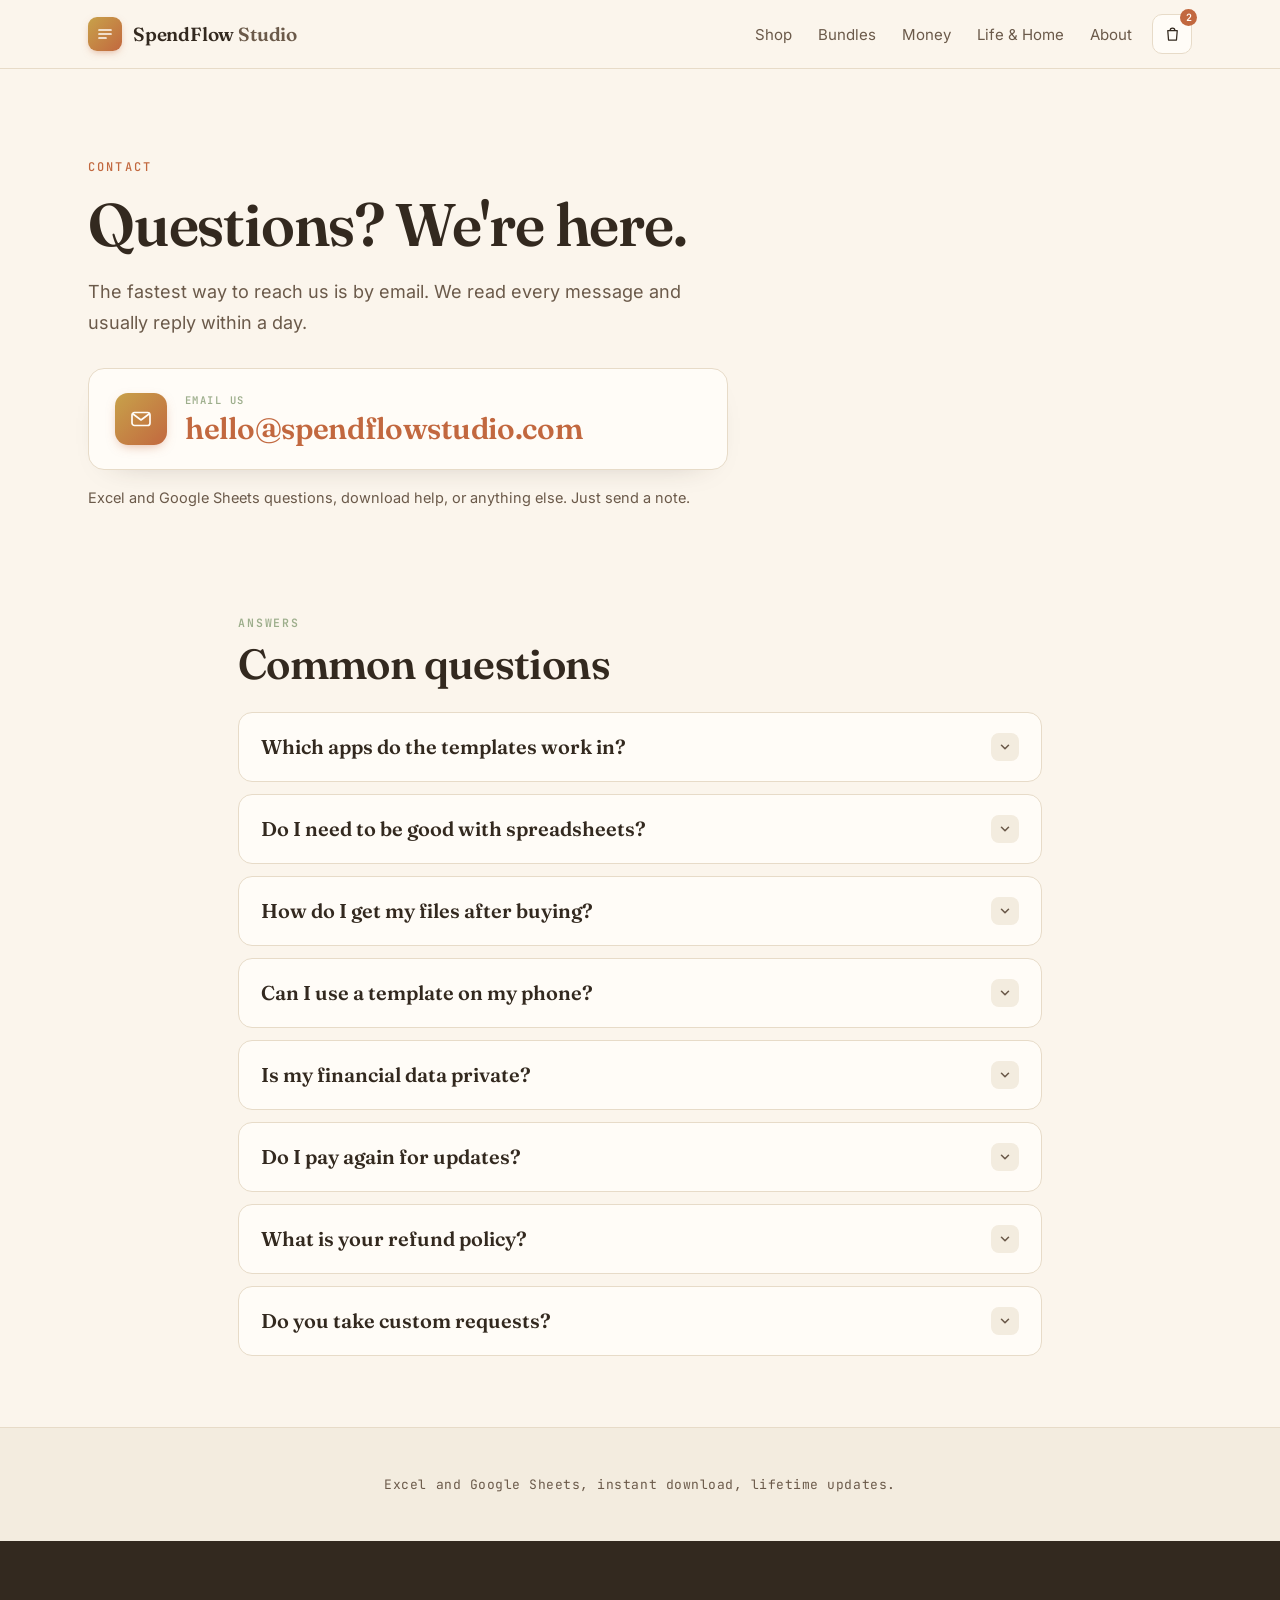
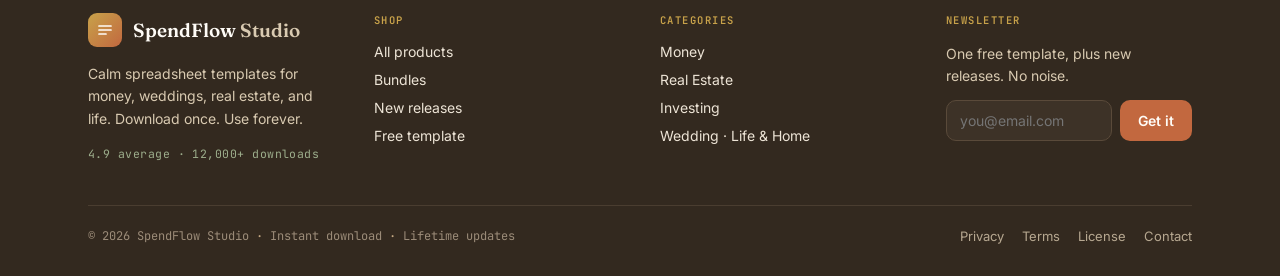
<file: contact.html>
<!DOCTYPE html>
<html lang="en">
<head>
  <meta charset="utf-8">
  <meta name="viewport" content="width=device-width, initial-scale=1">
  <title>Contact - SpendFlow Studio</title>
  <meta name="description" content="Questions about our Excel and Google Sheets templates? Email us and we usually reply within a day.">
  <link rel="stylesheet" href="assets/styles.css">
  <script>
    (function(){var e=document.documentElement;e.className+=' has-js';try{if(!(window.matchMedia&&window.matchMedia('(prefers-reduced-motion: reduce)').matches)){e.className+=' motion-ok';}}catch(x){}})();
  </script>
</head>
<body>

<div style="background:#FBF5EC; min-height:100vh; overflow-x:hidden;">

  <!-- ============ HEADER ============ -->
  <header style="position:sticky; top:0; z-index:50; background:rgba(251,245,236,0.94); backdrop-filter:saturate(1.1); border-bottom:1px solid #E7DBC8;">
    <div style="max-width:1200px; margin:0 auto; padding:14px clamp(20px,5vw,48px); display:flex; align-items:center; gap:20px; flex-wrap:wrap;">
      <a href="index.html" style="display:flex; align-items:center; gap:11px; text-decoration:none; margin-right:auto;">
        <span style="width:34px; height:34px; border-radius:9px; background:linear-gradient(135deg,#C8A24A 0%,#C2683F 100%); display:inline-flex; align-items:center; justify-content:center; box-shadow:0 3px 8px -3px rgba(194,104,63,0.6);"><svg width="18" height="18" viewBox="0 0 18 18" fill="none" aria-hidden="true"><path d="M3 5h12M3 9h12M3 13h7" stroke="#FFFCF7" stroke-width="1.7" stroke-linecap="round"/></svg></span>
        <span style="font-family:Fraunces,Georgia,serif; font-size:19px; font-weight:600; letter-spacing:-0.01em;"><span style="color:#33291F;">SpendFlow</span> <span style="color:#6B5A4A;">Studio</span></span>
      </a>
      <nav style="display:flex; align-items:center; gap:26px;">
        <a class="nav-link" href="shop.html" style="font-size:15px; color:#6B5A4A; text-decoration:none;">Shop</a>
        <a class="nav-link" href="bundles.html" style="font-size:15px; color:#6B5A4A; text-decoration:none;">Bundles</a>
        <a class="nav-link" href="shop.html" style="font-size:15px; color:#6B5A4A; text-decoration:none;">Money</a>
        <a class="nav-link" href="shop.html" style="font-size:15px; color:#6B5A4A; text-decoration:none;">Life &amp; Home</a>
        <a class="nav-link" href="about.html" style="font-size:15px; color:#6B5A4A; text-decoration:none;">About</a>
      </nav>
      <button class="cart-btn" aria-label="Cart" style="position:relative; width:40px; height:40px; border:1px solid #E7DBC8; background:#FFFCF7; border-radius:10px; display:inline-flex; align-items:center; justify-content:center; cursor:pointer;"><svg width="19" height="19" viewBox="0 0 24 24" fill="none" aria-hidden="true"><path d="M6 7h12l-1 12H7L6 7Z" stroke="#33291F" stroke-width="1.6" stroke-linejoin="round"/><path d="M9 7a3 3 0 0 1 6 0" stroke="#33291F" stroke-width="1.6"/></svg><span style="position:absolute; top:-6px; right:-6px; min-width:17px; height:17px; padding:0 4px; border-radius:999px; background:#C2683F; color:#FFFCF7; font-family:'JetBrains Mono',monospace; font-size:10px; font-weight:600; display:inline-flex; align-items:center; justify-content:center;">2</span></button>
    </div>
  </header>

  <!-- ============ CONTACT HERO ============ -->
  <section style="max-width:1200px; margin:0 auto; padding:clamp(48px,7vw,92px) clamp(20px,5vw,48px) clamp(32px,4vw,48px);">
    <div data-reveal style="max-width:640px;">
      <div style="font-family:'JetBrains Mono',monospace; font-size:12px; font-weight:500; letter-spacing:0.18em; text-transform:uppercase; color:#C2683F;">Contact</div>
      <h1 style="margin:18px 0 0; font-family:Fraunces,Georgia,serif; font-weight:600; font-size:clamp(38px,5.4vw,60px); line-height:1.04; letter-spacing:-0.02em; color:#33291F;">Questions? We're here.</h1>
      <p style="margin:22px 0 0; font-size:18px; line-height:1.7; color:#6B5A4A;">The fastest way to reach us is by email. We read every message and usually reply within a day.</p>

      <a class="email-card" href="mailto:hello@spendflowstudio.com" style="display:flex; align-items:center; gap:18px; margin-top:30px; padding:24px 26px; background:#FFFCF7; border:1px solid #E7DBC8; border-radius:16px; text-decoration:none; box-shadow:0 12px 34px -26px rgba(51,41,31,0.4);">
        <span style="flex:none; width:52px; height:52px; border-radius:13px; background:linear-gradient(135deg,#C8A24A 0%,#C2683F 100%); display:inline-flex; align-items:center; justify-content:center; box-shadow:0 4px 12px -4px rgba(194,104,63,0.55);"><svg width="24" height="24" viewBox="0 0 24 24" fill="none" aria-hidden="true"><rect x="3" y="5.5" width="18" height="13" rx="2.5" stroke="#FFFCF7" stroke-width="1.7"/><path d="M4 7l8 6 8-6" stroke="#FFFCF7" stroke-width="1.7" stroke-linecap="round" stroke-linejoin="round"/></svg></span>
        <div style="min-width:0;">
          <div style="font-family:'JetBrains Mono',monospace; font-size:10.5px; font-weight:600; letter-spacing:0.14em; text-transform:uppercase; color:#9DAE8C; margin-bottom:5px;">Email us</div>
          <div style="font-family:Fraunces,Georgia,serif; font-weight:600; font-size:clamp(22px,3.2vw,30px); line-height:1.1; letter-spacing:-0.01em; color:#C2683F; word-break:break-word;">hello@spendflowstudio.com</div>
        </div>
      </a>
      <div style="margin-top:16px; font-size:14.5px; line-height:1.6; color:#6B5A4A;">Excel and Google Sheets questions, download help, or anything else. Just send a note.</div>
    </div>
  </section>

  <!-- ============ FAQ ============ -->
  <section style="max-width:900px; margin:0 auto; padding:clamp(36px,4.5vw,60px) clamp(20px,5vw,48px) clamp(20px,3vw,32px);">
    <div data-reveal style="margin-bottom:26px;">
      <div style="font-family:'JetBrains Mono',monospace; font-size:11.5px; font-weight:600; letter-spacing:0.16em; text-transform:uppercase; color:#9DAE8C;">Answers</div>
      <h2 style="margin:12px 0 0; font-family:Fraunces,Georgia,serif; font-weight:600; font-size:clamp(28px,3.8vw,42px); line-height:1.06; letter-spacing:-0.015em; color:#33291F;">Common questions</h2>
    </div>

    <div data-reveal class="faq">
      <details class="faq-item">
        <summary><span class="faq-q">Which apps do the templates work in?</span><span class="faq-caret"><svg width="14" height="14" viewBox="0 0 16 16" fill="none" aria-hidden="true"><path d="M4 6l4 4 4-4" stroke="#6B5A4A" stroke-width="1.8" stroke-linecap="round" stroke-linejoin="round"/></svg></span></summary>
        <p class="faq-a">Every template works in both Microsoft Excel and Google Sheets, online or offline. You choose whichever you prefer, and you can switch anytime.</p>
      </details>
      <details class="faq-item">
        <summary><span class="faq-q">Do I need to be good with spreadsheets?</span><span class="faq-caret"><svg width="14" height="14" viewBox="0 0 16 16" fill="none" aria-hidden="true"><path d="M4 6l4 4 4-4" stroke="#6B5A4A" stroke-width="1.8" stroke-linecap="round" stroke-linejoin="round"/></svg></span></summary>
        <p class="faq-a">No. You replace the sample numbers with your own, and the file does the math, the charts, and the formatting for you. Nothing to build.</p>
      </details>
      <details class="faq-item">
        <summary><span class="faq-q">How do I get my files after buying?</span><span class="faq-caret"><svg width="14" height="14" viewBox="0 0 16 16" fill="none" aria-hidden="true"><path d="M4 6l4 4 4-4" stroke="#6B5A4A" stroke-width="1.8" stroke-linecap="round" stroke-linejoin="round"/></svg></span></summary>
        <p class="faq-a">Your download is available right after checkout. You get an access file to open in Google Sheets or download for Excel, so you can start the same day.</p>
      </details>
      <details class="faq-item">
        <summary><span class="faq-q">Can I use a template on my phone?</span><span class="faq-caret"><svg width="14" height="14" viewBox="0 0 16 16" fill="none" aria-hidden="true"><path d="M4 6l4 4 4-4" stroke="#6B5A4A" stroke-width="1.8" stroke-linecap="round" stroke-linejoin="round"/></svg></span></summary>
        <p class="faq-a">Yes. The files work on a computer, tablet, or phone. For Google Sheets you only need a free Google account.</p>
      </details>
      <details class="faq-item">
        <summary><span class="faq-q">Is my financial data private?</span><span class="faq-caret"><svg width="14" height="14" viewBox="0 0 16 16" fill="none" aria-hidden="true"><path d="M4 6l4 4 4-4" stroke="#6B5A4A" stroke-width="1.8" stroke-linecap="round" stroke-linejoin="round"/></svg></span></summary>
        <p class="faq-a">Completely. Your numbers stay inside your own file and are never sent anywhere. Nothing syncs, and there is no account to create.</p>
      </details>
      <details class="faq-item">
        <summary><span class="faq-q">Do I pay again for updates?</span><span class="faq-caret"><svg width="14" height="14" viewBox="0 0 16 16" fill="none" aria-hidden="true"><path d="M4 6l4 4 4-4" stroke="#6B5A4A" stroke-width="1.8" stroke-linecap="round" stroke-linejoin="round"/></svg></span></summary>
        <p class="faq-a">No. When a template gets better, the update is free. You buy a file once and keep it for good.</p>
      </details>
      <details class="faq-item">
        <summary><span class="faq-q">What is your refund policy?</span><span class="faq-caret"><svg width="14" height="14" viewBox="0 0 16 16" fill="none" aria-hidden="true"><path d="M4 6l4 4 4-4" stroke="#6B5A4A" stroke-width="1.8" stroke-linecap="round" stroke-linejoin="round"/></svg></span></summary>
        <p class="faq-a">Because these are instant digital downloads, they are generally non-refundable once delivered. If something is wrong or a file will not open, email us and we will make it right.</p>
      </details>
      <details class="faq-item">
        <summary><span class="faq-q">Do you take custom requests?</span><span class="faq-caret"><svg width="14" height="14" viewBox="0 0 16 16" fill="none" aria-hidden="true"><path d="M4 6l4 4 4-4" stroke="#6B5A4A" stroke-width="1.8" stroke-linecap="round" stroke-linejoin="round"/></svg></span></summary>
        <p class="faq-a">Sometimes. If you have an idea for a tracker you wish existed, send a note. We read every suggestion and it may become the next template.</p>
      </details>
    </div>
  </section>

  <!-- ============ CLOSING STRIP ============ -->
  <section style="background:#F3ECDF; border-top:1px solid #E7DBC8; margin-top:clamp(24px,3vw,40px);">
    <div data-reveal style="max-width:1200px; margin:0 auto; padding:clamp(32px,4vw,48px) clamp(20px,5vw,48px); text-align:center;">
      <div style="font-family:'JetBrains Mono',monospace; font-size:13px; letter-spacing:0.04em; color:#6B5A4A;">Excel and Google Sheets, instant download, lifetime updates.</div>
    </div>
  </section>

  <!-- ============ FOOTER ============ -->
  <footer style="background:#33291F; color:#FFFCF7;">
    <div style="max-width:1200px; margin:0 auto; padding:clamp(48px,6vw,72px) clamp(20px,5vw,48px) 32px;">
      <div style="display:grid; grid-template-columns:repeat(auto-fit,minmax(180px,1fr)); gap:40px;">
        <div style="max-width:300px;">
          <div style="display:flex; align-items:center; gap:11px; margin-bottom:16px;"><span style="width:34px; height:34px; border-radius:9px; background:linear-gradient(135deg,#C8A24A,#C2683F); display:inline-flex; align-items:center; justify-content:center;"><svg width="18" height="18" viewBox="0 0 18 18" fill="none" aria-hidden="true"><path d="M3 5h12M3 9h12M3 13h7" stroke="#FFFCF7" stroke-width="1.7" stroke-linecap="round"/></svg></span><span style="font-family:Fraunces,Georgia,serif; font-size:19px; font-weight:600;">SpendFlow <span style="color:#D9CAB1;">Studio</span></span></div>
          <p style="margin:0; font-size:14px; line-height:1.6; color:#D9CAB1;">Calm spreadsheet templates for money, weddings, real estate, and life. Download once. Use forever.</p>
          <div style="margin-top:16px; font-family:'JetBrains Mono',monospace; font-size:11.5px; letter-spacing:0.04em; color:#9DAE8C;">4.9 average · 12,000+ downloads</div>
        </div>
        <div><div style="font-family:'JetBrains Mono',monospace; font-size:10.5px; font-weight:600; letter-spacing:0.14em; text-transform:uppercase; color:#C8A24A; margin-bottom:16px;">Shop</div><div style="display:flex; flex-direction:column; gap:11px;"><a class="footer-link" href="shop.html" style="font-size:14px; color:#EDE4D6; text-decoration:none;">All products</a><a class="footer-link" href="bundles.html" style="font-size:14px; color:#EDE4D6; text-decoration:none;">Bundles</a><a class="footer-link" href="shop.html" style="font-size:14px; color:#EDE4D6; text-decoration:none;">New releases</a><a class="footer-link" href="index.html#free-template" style="font-size:14px; color:#EDE4D6; text-decoration:none;">Free template</a></div></div>
        <div><div style="font-family:'JetBrains Mono',monospace; font-size:10.5px; font-weight:600; letter-spacing:0.14em; text-transform:uppercase; color:#C8A24A; margin-bottom:16px;">Categories</div><div style="display:flex; flex-direction:column; gap:11px;"><a class="footer-link" href="shop.html" style="font-size:14px; color:#EDE4D6; text-decoration:none;">Money</a><a class="footer-link" href="shop.html" style="font-size:14px; color:#EDE4D6; text-decoration:none;">Real Estate</a><a class="footer-link" href="shop.html" style="font-size:14px; color:#EDE4D6; text-decoration:none;">Investing</a><a class="footer-link" href="shop.html" style="font-size:14px; color:#EDE4D6; text-decoration:none;">Wedding · Life &amp; Home</a></div></div>
        <div><div style="font-family:'JetBrains Mono',monospace; font-size:10.5px; font-weight:600; letter-spacing:0.14em; text-transform:uppercase; color:#C8A24A; margin-bottom:16px;">Newsletter</div><p style="margin:0 0 14px; font-size:14px; line-height:1.55; color:#D9CAB1;">One free template, plus new releases. No noise.</p><form onsubmit="return false;" style="display:flex; gap:8px; flex-wrap:wrap;"><input type="email" placeholder="you@email.com" aria-label="Email address" style="flex:1; min-width:150px; padding:11px 13px; border:1px solid #5A4A3A; border-radius:10px; background:#3D3227; color:#FFFCF7; font-size:14px;"><button class="footer-get" type="submit" style="padding:11px 18px; border:none; border-radius:10px; background:#C2683F; color:#FFFCF7; font-size:14px; font-weight:600; cursor:pointer;">Get it</button></form></div>
      </div>
      <div style="margin-top:44px; padding-top:22px; border-top:1px solid #4A3D30; display:flex; justify-content:space-between; gap:16px; flex-wrap:wrap; align-items:center;">
        <div style="font-family:'JetBrains Mono',monospace; font-size:12px; color:#9C8C79;">© 2026 SpendFlow Studio <span style="color:#C4A882;">·</span> Instant download <span style="color:#C4A882;">·</span> Lifetime updates</div>
        <div style="display:flex; gap:18px; flex-wrap:wrap;"><a class="footer-link" href="privacy.html" style="font-size:13px; color:#B7A891; text-decoration:none;">Privacy</a><a class="footer-link" href="terms.html" style="font-size:13px; color:#B7A891; text-decoration:none;">Terms</a><a class="footer-link" href="license.html" style="font-size:13px; color:#B7A891; text-decoration:none;">License</a><a class="footer-link" href="contact.html" style="font-size:13px; color:#B7A891; text-decoration:none;">Contact</a></div>
      </div>
    </div>
  </footer>

</div>

<script src="assets/site.js" defer></script>
</body>
</html>
</file>
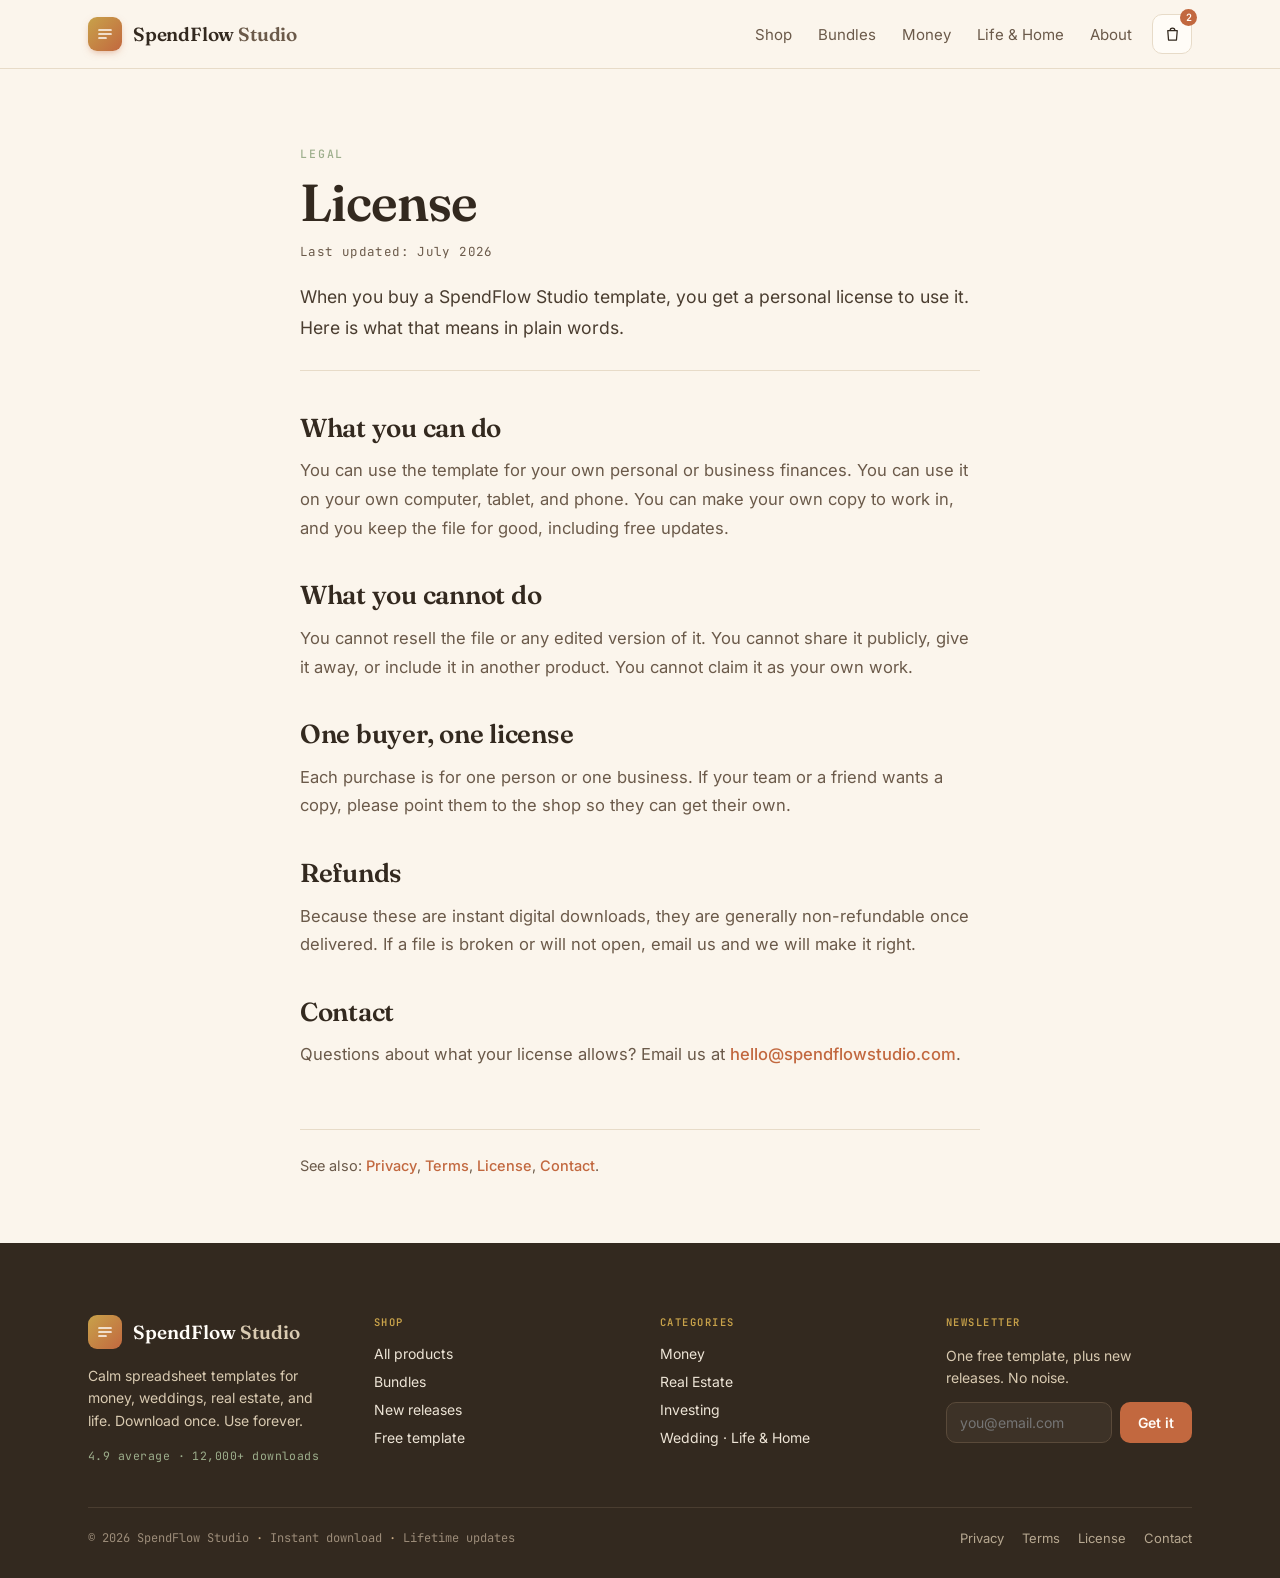
<file: license.html>
<!DOCTYPE html>
<html lang="en">
<head>
  <meta charset="utf-8">
  <meta name="viewport" content="width=device-width, initial-scale=1">
  <title>License - SpendFlow Studio</title>
  <meta name="description" content="When you buy a SpendFlow Studio template, you get a personal license to use it.">
  <link rel="stylesheet" href="assets/styles.css">
  <script>
    (function(){var e=document.documentElement;e.className+=' has-js';try{if(!(window.matchMedia&&window.matchMedia('(prefers-reduced-motion: reduce)').matches)){e.className+=' motion-ok';}}catch(x){}})();
  </script>
</head>
<body>

<div style="background:#FBF5EC; min-height:100vh; overflow-x:hidden;">

  <!-- ============ HEADER ============ -->
  <header style="position:sticky; top:0; z-index:50; background:rgba(251,245,236,0.94); backdrop-filter:saturate(1.1); border-bottom:1px solid #E7DBC8;">
    <div style="max-width:1200px; margin:0 auto; padding:14px clamp(20px,5vw,48px); display:flex; align-items:center; gap:20px; flex-wrap:wrap;">
      <a href="index.html" style="display:flex; align-items:center; gap:11px; text-decoration:none; margin-right:auto;">
        <span style="width:34px; height:34px; border-radius:9px; background:linear-gradient(135deg,#C8A24A 0%,#C2683F 100%); display:inline-flex; align-items:center; justify-content:center; box-shadow:0 3px 8px -3px rgba(194,104,63,0.6);"><svg width="18" height="18" viewBox="0 0 18 18" fill="none" aria-hidden="true"><path d="M3 5h12M3 9h12M3 13h7" stroke="#FFFCF7" stroke-width="1.7" stroke-linecap="round"/></svg></span>
        <span style="font-family:Fraunces,Georgia,serif; font-size:19px; font-weight:600; letter-spacing:-0.01em;"><span style="color:#33291F;">SpendFlow</span> <span style="color:#6B5A4A;">Studio</span></span>
      </a>
      <nav style="display:flex; align-items:center; gap:26px;">
        <a class="nav-link" href="shop.html" style="font-size:15px; color:#6B5A4A; text-decoration:none;">Shop</a>
        <a class="nav-link" href="bundles.html" style="font-size:15px; color:#6B5A4A; text-decoration:none;">Bundles</a>
        <a class="nav-link" href="shop.html" style="font-size:15px; color:#6B5A4A; text-decoration:none;">Money</a>
        <a class="nav-link" href="shop.html" style="font-size:15px; color:#6B5A4A; text-decoration:none;">Life &amp; Home</a>
        <a class="nav-link" href="about.html" style="font-size:15px; color:#6B5A4A; text-decoration:none;">About</a>
      </nav>
      <button class="cart-btn" aria-label="Cart" style="position:relative; width:40px; height:40px; border:1px solid #E7DBC8; background:#FFFCF7; border-radius:10px; display:inline-flex; align-items:center; justify-content:center; cursor:pointer;"><svg width="19" height="19" viewBox="0 0 24 24" fill="none" aria-hidden="true"><path d="M6 7h12l-1 12H7L6 7Z" stroke="#33291F" stroke-width="1.6" stroke-linejoin="round"/><path d="M9 7a3 3 0 0 1 6 0" stroke="#33291F" stroke-width="1.6"/></svg><span style="position:absolute; top:-6px; right:-6px; min-width:17px; height:17px; padding:0 4px; border-radius:999px; background:#C2683F; color:#FFFCF7; font-family:'JetBrains Mono',monospace; font-size:10px; font-weight:600; display:inline-flex; align-items:center; justify-content:center;">2</span></button>
    </div>
  </header>

  <!-- ============ DOCUMENT ============ -->
  <main style="max-width:760px; margin:0 auto; padding:clamp(44px,6vw,80px) clamp(20px,5vw,40px) clamp(40px,5vw,64px);">

    <div data-reveal style="padding-bottom:26px; border-bottom:1px solid #E7DBC8;">
      <div style="font-family:'JetBrains Mono',monospace; font-size:11.5px; font-weight:500; letter-spacing:0.16em; text-transform:uppercase; color:#9DAE8C;">Legal</div>
      <h1 style="margin:14px 0 0; font-family:Fraunces,Georgia,serif; font-weight:600; font-size:clamp(34px,4.8vw,52px); line-height:1.05; letter-spacing:-0.02em; color:#33291F;">License</h1>
      <div style="margin-top:14px; font-family:'JetBrains Mono',monospace; font-size:12.5px; letter-spacing:0.03em; color:#6B5A4A;">Last updated: July 2026</div>
      <p style="margin:22px 0 0; font-size:17.5px; line-height:1.75; color:#4A3D30;">When you buy a SpendFlow Studio template, you get a personal license to use it. Here is what that means in plain words.</p>
    </div>

    <div style="margin-top:clamp(28px,3.5vw,42px); display:flex; flex-direction:column; gap:clamp(28px,3.2vw,38px);">
      <article data-reveal>
        <h2 style="margin:0 0 12px; font-family:Fraunces,Georgia,serif; font-weight:600; font-size:clamp(21px,2.6vw,26px); line-height:1.2; letter-spacing:-0.01em; color:#33291F;">What you can do</h2>
        <p style="margin:0; font-size:16.5px; line-height:1.75; color:#6B5A4A;">You can use the template for your own personal or business finances. You can use it on your own computer, tablet, and phone. You can make your own copy to work in, and you keep the file for good, including free updates.</p>
      </article>
      <article data-reveal>
        <h2 style="margin:0 0 12px; font-family:Fraunces,Georgia,serif; font-weight:600; font-size:clamp(21px,2.6vw,26px); line-height:1.2; letter-spacing:-0.01em; color:#33291F;">What you cannot do</h2>
        <p style="margin:0; font-size:16.5px; line-height:1.75; color:#6B5A4A;">You cannot resell the file or any edited version of it. You cannot share it publicly, give it away, or include it in another product. You cannot claim it as your own work.</p>
      </article>
      <article data-reveal>
        <h2 style="margin:0 0 12px; font-family:Fraunces,Georgia,serif; font-weight:600; font-size:clamp(21px,2.6vw,26px); line-height:1.2; letter-spacing:-0.01em; color:#33291F;">One buyer, one license</h2>
        <p style="margin:0; font-size:16.5px; line-height:1.75; color:#6B5A4A;">Each purchase is for one person or one business. If your team or a friend wants a copy, please point them to the shop so they can get their own.</p>
      </article>
      <article data-reveal>
        <h2 style="margin:0 0 12px; font-family:Fraunces,Georgia,serif; font-weight:600; font-size:clamp(21px,2.6vw,26px); line-height:1.2; letter-spacing:-0.01em; color:#33291F;">Refunds</h2>
        <p style="margin:0; font-size:16.5px; line-height:1.75; color:#6B5A4A;">Because these are instant digital downloads, they are generally non-refundable once delivered. If a file is broken or will not open, email us and we will make it right.</p>
      </article>
      <article data-reveal>
        <h2 style="margin:0 0 12px; font-family:Fraunces,Georgia,serif; font-weight:600; font-size:clamp(21px,2.6vw,26px); line-height:1.2; letter-spacing:-0.01em; color:#33291F;">Contact</h2>
        <p style="margin:0; font-size:16.5px; line-height:1.75; color:#6B5A4A;">Questions about what your license allows? Email us at <a class="link-underline" href="mailto:hello@spendflowstudio.com" style="color:#C2683F; text-decoration:none; font-weight:500;">hello@spendflowstudio.com</a>.</p>
      </article>
    </div>

    <div data-reveal style="margin-top:clamp(40px,5vw,60px); padding-top:24px; border-top:1px solid #E7DBC8; font-size:14.5px; line-height:1.7; color:#6B5A4A;">
      See also: <a class="link-underline" href="privacy.html" style="color:#C2683F; text-decoration:none; font-weight:500;">Privacy</a>, <a class="link-underline" href="terms.html" style="color:#C2683F; text-decoration:none; font-weight:500;">Terms</a>, <a class="link-underline" href="license.html" style="color:#C2683F; text-decoration:none; font-weight:500;">License</a>, <a class="link-underline" href="contact.html" style="color:#C2683F; text-decoration:none; font-weight:500;">Contact</a>.
    </div>
  </main>

  <!-- ============ FOOTER ============ -->
  <footer style="background:#33291F; color:#FFFCF7;">
    <div style="max-width:1200px; margin:0 auto; padding:clamp(48px,6vw,72px) clamp(20px,5vw,48px) 32px;">
      <div style="display:grid; grid-template-columns:repeat(auto-fit,minmax(180px,1fr)); gap:40px;">
        <div style="max-width:300px;">
          <div style="display:flex; align-items:center; gap:11px; margin-bottom:16px;"><span style="width:34px; height:34px; border-radius:9px; background:linear-gradient(135deg,#C8A24A,#C2683F); display:inline-flex; align-items:center; justify-content:center;"><svg width="18" height="18" viewBox="0 0 18 18" fill="none" aria-hidden="true"><path d="M3 5h12M3 9h12M3 13h7" stroke="#FFFCF7" stroke-width="1.7" stroke-linecap="round"/></svg></span><span style="font-family:Fraunces,Georgia,serif; font-size:19px; font-weight:600;">SpendFlow <span style="color:#D9CAB1;">Studio</span></span></div>
          <p style="margin:0; font-size:14px; line-height:1.6; color:#D9CAB1;">Calm spreadsheet templates for money, weddings, real estate, and life. Download once. Use forever.</p>
          <div style="margin-top:16px; font-family:'JetBrains Mono',monospace; font-size:11.5px; letter-spacing:0.04em; color:#9DAE8C;">4.9 average · 12,000+ downloads</div>
        </div>
        <div><div style="font-family:'JetBrains Mono',monospace; font-size:10.5px; font-weight:600; letter-spacing:0.14em; text-transform:uppercase; color:#C8A24A; margin-bottom:16px;">Shop</div><div style="display:flex; flex-direction:column; gap:11px;"><a class="footer-link" href="shop.html" style="font-size:14px; color:#EDE4D6; text-decoration:none;">All products</a><a class="footer-link" href="bundles.html" style="font-size:14px; color:#EDE4D6; text-decoration:none;">Bundles</a><a class="footer-link" href="shop.html" style="font-size:14px; color:#EDE4D6; text-decoration:none;">New releases</a><a class="footer-link" href="index.html#free-template" style="font-size:14px; color:#EDE4D6; text-decoration:none;">Free template</a></div></div>
        <div><div style="font-family:'JetBrains Mono',monospace; font-size:10.5px; font-weight:600; letter-spacing:0.14em; text-transform:uppercase; color:#C8A24A; margin-bottom:16px;">Categories</div><div style="display:flex; flex-direction:column; gap:11px;"><a class="footer-link" href="shop.html" style="font-size:14px; color:#EDE4D6; text-decoration:none;">Money</a><a class="footer-link" href="shop.html" style="font-size:14px; color:#EDE4D6; text-decoration:none;">Real Estate</a><a class="footer-link" href="shop.html" style="font-size:14px; color:#EDE4D6; text-decoration:none;">Investing</a><a class="footer-link" href="shop.html" style="font-size:14px; color:#EDE4D6; text-decoration:none;">Wedding · Life &amp; Home</a></div></div>
        <div><div style="font-family:'JetBrains Mono',monospace; font-size:10.5px; font-weight:600; letter-spacing:0.14em; text-transform:uppercase; color:#C8A24A; margin-bottom:16px;">Newsletter</div><p style="margin:0 0 14px; font-size:14px; line-height:1.55; color:#D9CAB1;">One free template, plus new releases. No noise.</p><form onsubmit="return false;" style="display:flex; gap:8px; flex-wrap:wrap;"><input type="email" placeholder="you@email.com" aria-label="Email address" style="flex:1; min-width:150px; padding:11px 13px; border:1px solid #5A4A3A; border-radius:10px; background:#3D3227; color:#FFFCF7; font-size:14px;"><button class="footer-get" type="submit" style="padding:11px 18px; border:none; border-radius:10px; background:#C2683F; color:#FFFCF7; font-size:14px; font-weight:600; cursor:pointer;">Get it</button></form></div>
      </div>
      <div style="margin-top:44px; padding-top:22px; border-top:1px solid #4A3D30; display:flex; justify-content:space-between; gap:16px; flex-wrap:wrap; align-items:center;">
        <div style="font-family:'JetBrains Mono',monospace; font-size:12px; color:#9C8C79;">© 2026 SpendFlow Studio <span style="color:#C4A882;">·</span> Instant download <span style="color:#C4A882;">·</span> Lifetime updates</div>
        <div style="display:flex; gap:18px; flex-wrap:wrap;"><a class="footer-link" href="privacy.html" style="font-size:13px; color:#B7A891; text-decoration:none;">Privacy</a><a class="footer-link" href="terms.html" style="font-size:13px; color:#B7A891; text-decoration:none;">Terms</a><a class="footer-link" href="license.html" style="font-size:13px; color:#B7A891; text-decoration:none;">License</a><a class="footer-link" href="contact.html" style="font-size:13px; color:#B7A891; text-decoration:none;">Contact</a></div>
      </div>
    </div>
  </footer>

</div>

<script src="assets/site.js" defer></script>
</body>
</html>
</file>
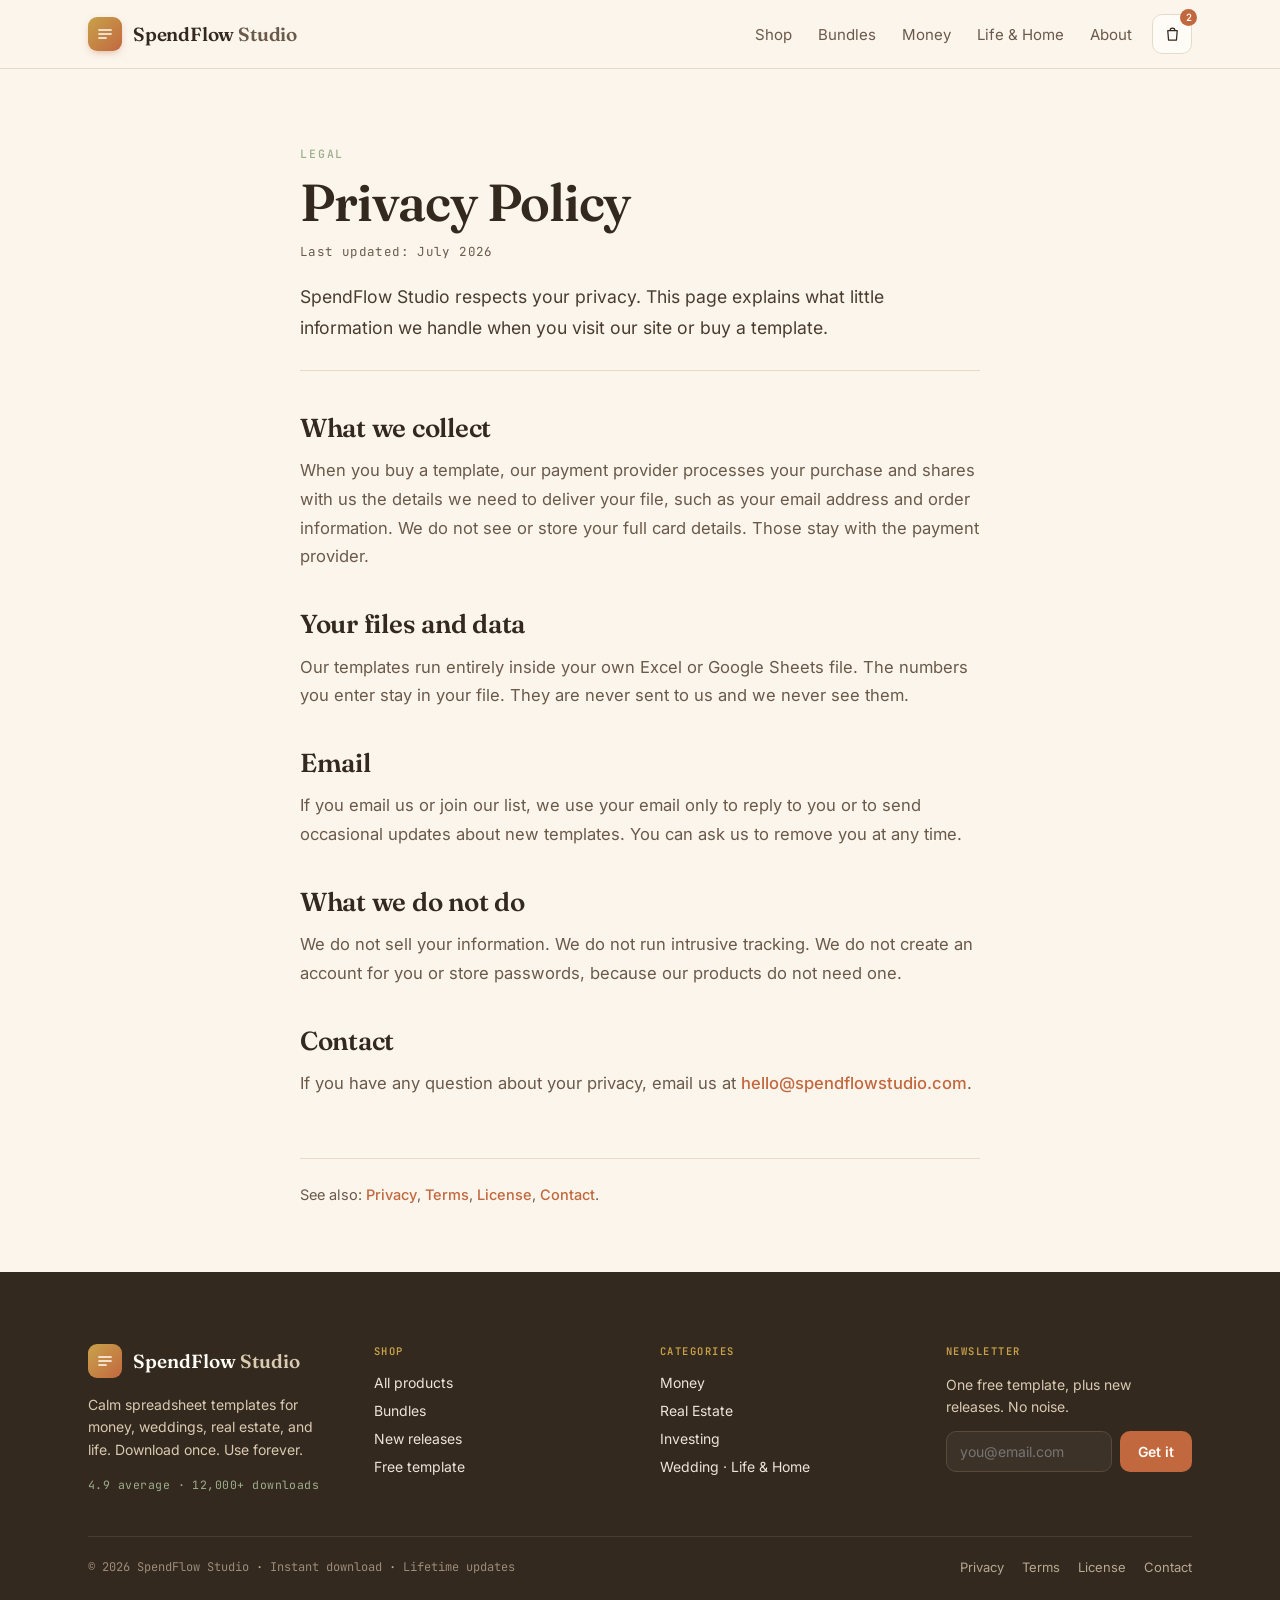
<file: privacy.html>
<!DOCTYPE html>
<html lang="en">
<head>
  <meta charset="utf-8">
  <meta name="viewport" content="width=device-width, initial-scale=1">
  <title>Privacy Policy - SpendFlow Studio</title>
  <meta name="description" content="What little information SpendFlow Studio handles when you visit our site or buy a template.">
  <link rel="stylesheet" href="assets/styles.css">
  <script>
    (function(){var e=document.documentElement;e.className+=' has-js';try{if(!(window.matchMedia&&window.matchMedia('(prefers-reduced-motion: reduce)').matches)){e.className+=' motion-ok';}}catch(x){}})();
  </script>
</head>
<body>

<div style="background:#FBF5EC; min-height:100vh; overflow-x:hidden;">

  <!-- ============ HEADER ============ -->
  <header style="position:sticky; top:0; z-index:50; background:rgba(251,245,236,0.94); backdrop-filter:saturate(1.1); border-bottom:1px solid #E7DBC8;">
    <div style="max-width:1200px; margin:0 auto; padding:14px clamp(20px,5vw,48px); display:flex; align-items:center; gap:20px; flex-wrap:wrap;">
      <a href="index.html" style="display:flex; align-items:center; gap:11px; text-decoration:none; margin-right:auto;">
        <span style="width:34px; height:34px; border-radius:9px; background:linear-gradient(135deg,#C8A24A 0%,#C2683F 100%); display:inline-flex; align-items:center; justify-content:center; box-shadow:0 3px 8px -3px rgba(194,104,63,0.6);"><svg width="18" height="18" viewBox="0 0 18 18" fill="none" aria-hidden="true"><path d="M3 5h12M3 9h12M3 13h7" stroke="#FFFCF7" stroke-width="1.7" stroke-linecap="round"/></svg></span>
        <span style="font-family:Fraunces,Georgia,serif; font-size:19px; font-weight:600; letter-spacing:-0.01em;"><span style="color:#33291F;">SpendFlow</span> <span style="color:#6B5A4A;">Studio</span></span>
      </a>
      <nav style="display:flex; align-items:center; gap:26px;">
        <a class="nav-link" href="shop.html" style="font-size:15px; color:#6B5A4A; text-decoration:none;">Shop</a>
        <a class="nav-link" href="bundles.html" style="font-size:15px; color:#6B5A4A; text-decoration:none;">Bundles</a>
        <a class="nav-link" href="shop.html" style="font-size:15px; color:#6B5A4A; text-decoration:none;">Money</a>
        <a class="nav-link" href="shop.html" style="font-size:15px; color:#6B5A4A; text-decoration:none;">Life &amp; Home</a>
        <a class="nav-link" href="about.html" style="font-size:15px; color:#6B5A4A; text-decoration:none;">About</a>
      </nav>
      <button class="cart-btn" aria-label="Cart" style="position:relative; width:40px; height:40px; border:1px solid #E7DBC8; background:#FFFCF7; border-radius:10px; display:inline-flex; align-items:center; justify-content:center; cursor:pointer;"><svg width="19" height="19" viewBox="0 0 24 24" fill="none" aria-hidden="true"><path d="M6 7h12l-1 12H7L6 7Z" stroke="#33291F" stroke-width="1.6" stroke-linejoin="round"/><path d="M9 7a3 3 0 0 1 6 0" stroke="#33291F" stroke-width="1.6"/></svg><span style="position:absolute; top:-6px; right:-6px; min-width:17px; height:17px; padding:0 4px; border-radius:999px; background:#C2683F; color:#FFFCF7; font-family:'JetBrains Mono',monospace; font-size:10px; font-weight:600; display:inline-flex; align-items:center; justify-content:center;">2</span></button>
    </div>
  </header>

  <!-- ============ DOCUMENT ============ -->
  <main style="max-width:760px; margin:0 auto; padding:clamp(44px,6vw,80px) clamp(20px,5vw,40px) clamp(40px,5vw,64px);">

    <div data-reveal style="padding-bottom:26px; border-bottom:1px solid #E7DBC8;">
      <div style="font-family:'JetBrains Mono',monospace; font-size:11.5px; font-weight:500; letter-spacing:0.16em; text-transform:uppercase; color:#9DAE8C;">Legal</div>
      <h1 style="margin:14px 0 0; font-family:Fraunces,Georgia,serif; font-weight:600; font-size:clamp(34px,4.8vw,52px); line-height:1.05; letter-spacing:-0.02em; color:#33291F;">Privacy Policy</h1>
      <div style="margin-top:14px; font-family:'JetBrains Mono',monospace; font-size:12.5px; letter-spacing:0.03em; color:#6B5A4A;">Last updated: July 2026</div>
      <p style="margin:22px 0 0; font-size:17.5px; line-height:1.75; color:#4A3D30;">SpendFlow Studio respects your privacy. This page explains what little information we handle when you visit our site or buy a template.</p>
    </div>

    <div style="margin-top:clamp(28px,3.5vw,42px); display:flex; flex-direction:column; gap:clamp(28px,3.2vw,38px);">
      <article data-reveal>
        <h2 style="margin:0 0 12px; font-family:Fraunces,Georgia,serif; font-weight:600; font-size:clamp(21px,2.6vw,26px); line-height:1.2; letter-spacing:-0.01em; color:#33291F;">What we collect</h2>
        <p style="margin:0; font-size:16.5px; line-height:1.75; color:#6B5A4A;">When you buy a template, our payment provider processes your purchase and shares with us the details we need to deliver your file, such as your email address and order information. We do not see or store your full card details. Those stay with the payment provider.</p>
      </article>
      <article data-reveal>
        <h2 style="margin:0 0 12px; font-family:Fraunces,Georgia,serif; font-weight:600; font-size:clamp(21px,2.6vw,26px); line-height:1.2; letter-spacing:-0.01em; color:#33291F;">Your files and data</h2>
        <p style="margin:0; font-size:16.5px; line-height:1.75; color:#6B5A4A;">Our templates run entirely inside your own Excel or Google Sheets file. The numbers you enter stay in your file. They are never sent to us and we never see them.</p>
      </article>
      <article data-reveal>
        <h2 style="margin:0 0 12px; font-family:Fraunces,Georgia,serif; font-weight:600; font-size:clamp(21px,2.6vw,26px); line-height:1.2; letter-spacing:-0.01em; color:#33291F;">Email</h2>
        <p style="margin:0; font-size:16.5px; line-height:1.75; color:#6B5A4A;">If you email us or join our list, we use your email only to reply to you or to send occasional updates about new templates. You can ask us to remove you at any time.</p>
      </article>
      <article data-reveal>
        <h2 style="margin:0 0 12px; font-family:Fraunces,Georgia,serif; font-weight:600; font-size:clamp(21px,2.6vw,26px); line-height:1.2; letter-spacing:-0.01em; color:#33291F;">What we do not do</h2>
        <p style="margin:0; font-size:16.5px; line-height:1.75; color:#6B5A4A;">We do not sell your information. We do not run intrusive tracking. We do not create an account for you or store passwords, because our products do not need one.</p>
      </article>
      <article data-reveal>
        <h2 style="margin:0 0 12px; font-family:Fraunces,Georgia,serif; font-weight:600; font-size:clamp(21px,2.6vw,26px); line-height:1.2; letter-spacing:-0.01em; color:#33291F;">Contact</h2>
        <p style="margin:0; font-size:16.5px; line-height:1.75; color:#6B5A4A;">If you have any question about your privacy, email us at <a class="link-underline" href="mailto:hello@spendflowstudio.com" style="color:#C2683F; text-decoration:none; font-weight:500;">hello@spendflowstudio.com</a>.</p>
      </article>
    </div>

    <div data-reveal style="margin-top:clamp(40px,5vw,60px); padding-top:24px; border-top:1px solid #E7DBC8; font-size:14.5px; line-height:1.7; color:#6B5A4A;">
      See also: <a class="link-underline" href="privacy.html" style="color:#C2683F; text-decoration:none; font-weight:500;">Privacy</a>, <a class="link-underline" href="terms.html" style="color:#C2683F; text-decoration:none; font-weight:500;">Terms</a>, <a class="link-underline" href="license.html" style="color:#C2683F; text-decoration:none; font-weight:500;">License</a>, <a class="link-underline" href="contact.html" style="color:#C2683F; text-decoration:none; font-weight:500;">Contact</a>.
    </div>
  </main>

  <!-- ============ FOOTER ============ -->
  <footer style="background:#33291F; color:#FFFCF7;">
    <div style="max-width:1200px; margin:0 auto; padding:clamp(48px,6vw,72px) clamp(20px,5vw,48px) 32px;">
      <div style="display:grid; grid-template-columns:repeat(auto-fit,minmax(180px,1fr)); gap:40px;">
        <div style="max-width:300px;">
          <div style="display:flex; align-items:center; gap:11px; margin-bottom:16px;"><span style="width:34px; height:34px; border-radius:9px; background:linear-gradient(135deg,#C8A24A,#C2683F); display:inline-flex; align-items:center; justify-content:center;"><svg width="18" height="18" viewBox="0 0 18 18" fill="none" aria-hidden="true"><path d="M3 5h12M3 9h12M3 13h7" stroke="#FFFCF7" stroke-width="1.7" stroke-linecap="round"/></svg></span><span style="font-family:Fraunces,Georgia,serif; font-size:19px; font-weight:600;">SpendFlow <span style="color:#D9CAB1;">Studio</span></span></div>
          <p style="margin:0; font-size:14px; line-height:1.6; color:#D9CAB1;">Calm spreadsheet templates for money, weddings, real estate, and life. Download once. Use forever.</p>
          <div style="margin-top:16px; font-family:'JetBrains Mono',monospace; font-size:11.5px; letter-spacing:0.04em; color:#9DAE8C;">4.9 average · 12,000+ downloads</div>
        </div>
        <div><div style="font-family:'JetBrains Mono',monospace; font-size:10.5px; font-weight:600; letter-spacing:0.14em; text-transform:uppercase; color:#C8A24A; margin-bottom:16px;">Shop</div><div style="display:flex; flex-direction:column; gap:11px;"><a class="footer-link" href="shop.html" style="font-size:14px; color:#EDE4D6; text-decoration:none;">All products</a><a class="footer-link" href="bundles.html" style="font-size:14px; color:#EDE4D6; text-decoration:none;">Bundles</a><a class="footer-link" href="shop.html" style="font-size:14px; color:#EDE4D6; text-decoration:none;">New releases</a><a class="footer-link" href="index.html#free-template" style="font-size:14px; color:#EDE4D6; text-decoration:none;">Free template</a></div></div>
        <div><div style="font-family:'JetBrains Mono',monospace; font-size:10.5px; font-weight:600; letter-spacing:0.14em; text-transform:uppercase; color:#C8A24A; margin-bottom:16px;">Categories</div><div style="display:flex; flex-direction:column; gap:11px;"><a class="footer-link" href="shop.html" style="font-size:14px; color:#EDE4D6; text-decoration:none;">Money</a><a class="footer-link" href="shop.html" style="font-size:14px; color:#EDE4D6; text-decoration:none;">Real Estate</a><a class="footer-link" href="shop.html" style="font-size:14px; color:#EDE4D6; text-decoration:none;">Investing</a><a class="footer-link" href="shop.html" style="font-size:14px; color:#EDE4D6; text-decoration:none;">Wedding · Life &amp; Home</a></div></div>
        <div><div style="font-family:'JetBrains Mono',monospace; font-size:10.5px; font-weight:600; letter-spacing:0.14em; text-transform:uppercase; color:#C8A24A; margin-bottom:16px;">Newsletter</div><p style="margin:0 0 14px; font-size:14px; line-height:1.55; color:#D9CAB1;">One free template, plus new releases. No noise.</p><form onsubmit="return false;" style="display:flex; gap:8px; flex-wrap:wrap;"><input type="email" placeholder="you@email.com" aria-label="Email address" style="flex:1; min-width:150px; padding:11px 13px; border:1px solid #5A4A3A; border-radius:10px; background:#3D3227; color:#FFFCF7; font-size:14px;"><button class="footer-get" type="submit" style="padding:11px 18px; border:none; border-radius:10px; background:#C2683F; color:#FFFCF7; font-size:14px; font-weight:600; cursor:pointer;">Get it</button></form></div>
      </div>
      <div style="margin-top:44px; padding-top:22px; border-top:1px solid #4A3D30; display:flex; justify-content:space-between; gap:16px; flex-wrap:wrap; align-items:center;">
        <div style="font-family:'JetBrains Mono',monospace; font-size:12px; color:#9C8C79;">© 2026 SpendFlow Studio <span style="color:#C4A882;">·</span> Instant download <span style="color:#C4A882;">·</span> Lifetime updates</div>
        <div style="display:flex; gap:18px; flex-wrap:wrap;"><a class="footer-link" href="privacy.html" style="font-size:13px; color:#B7A891; text-decoration:none;">Privacy</a><a class="footer-link" href="terms.html" style="font-size:13px; color:#B7A891; text-decoration:none;">Terms</a><a class="footer-link" href="license.html" style="font-size:13px; color:#B7A891; text-decoration:none;">License</a><a class="footer-link" href="contact.html" style="font-size:13px; color:#B7A891; text-decoration:none;">Contact</a></div>
      </div>
    </div>
  </footer>

</div>

<script src="assets/site.js" defer></script>
</body>
</html>
</file>
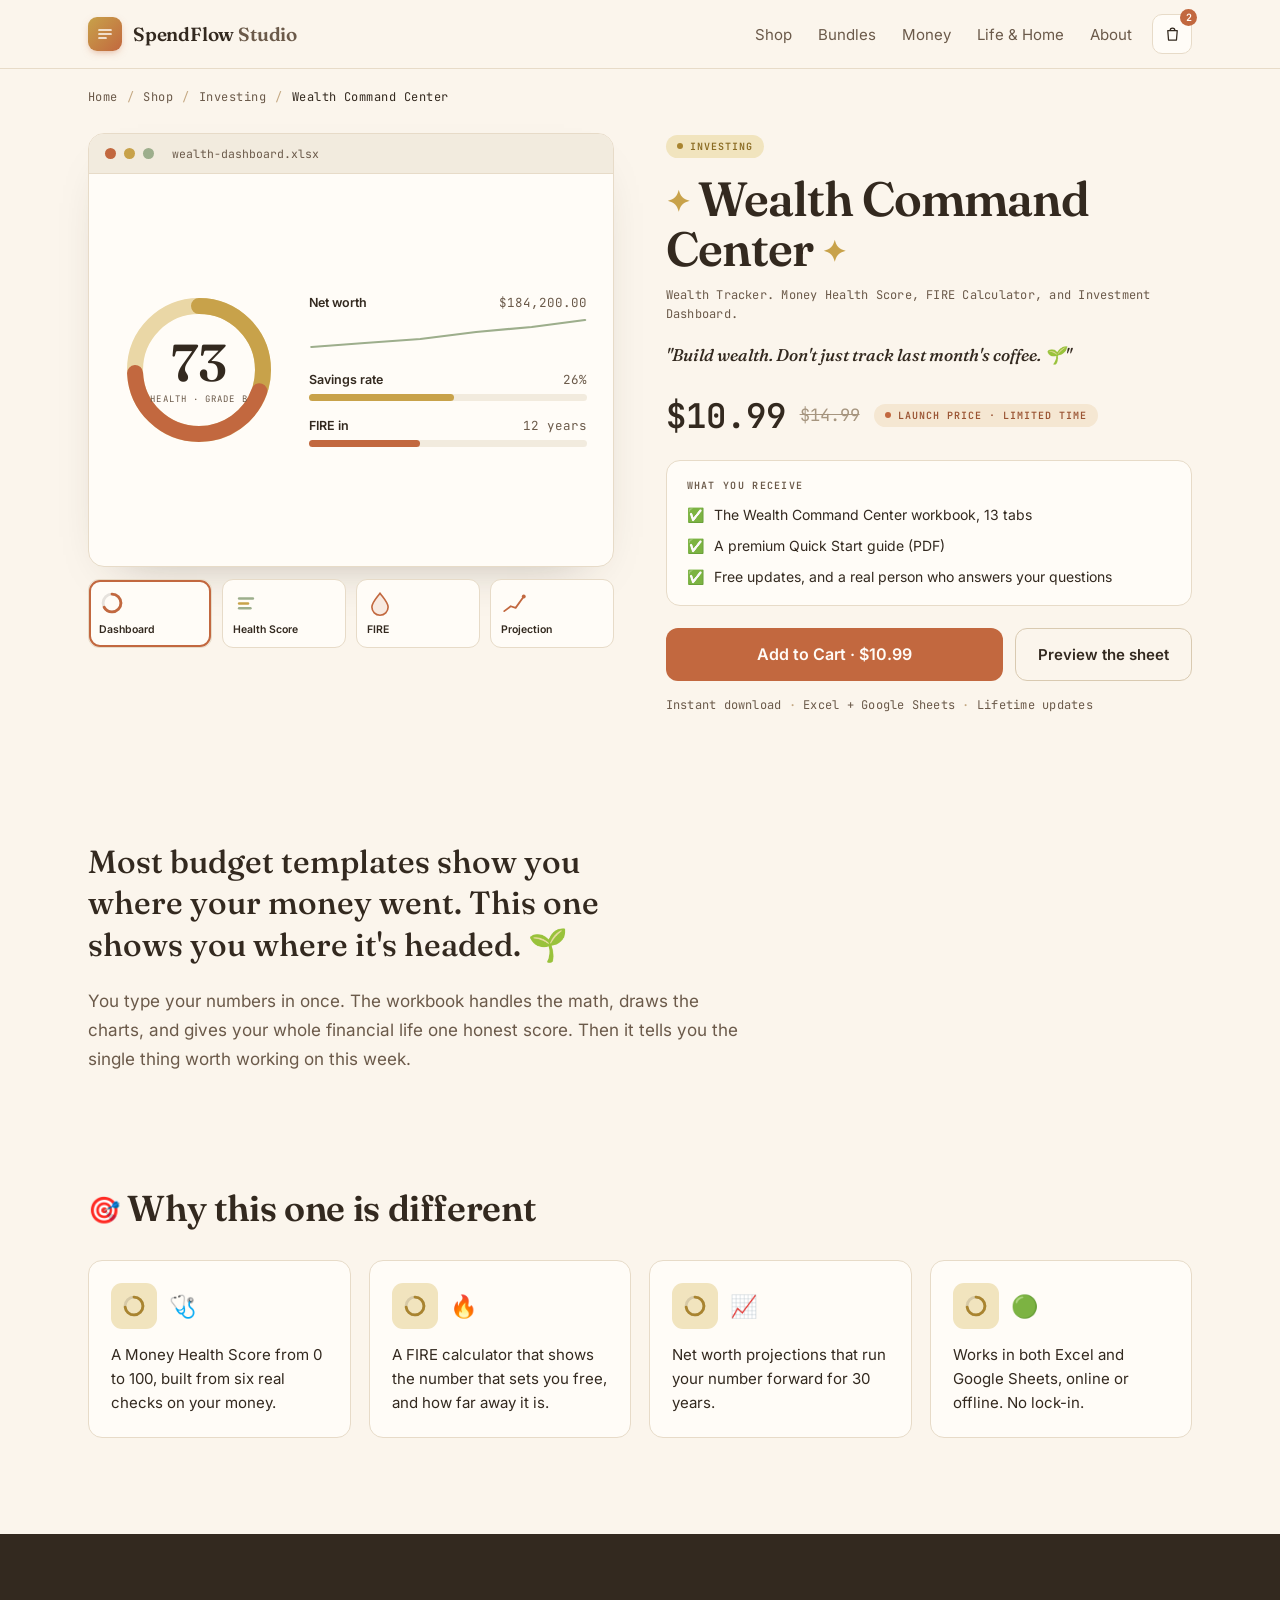
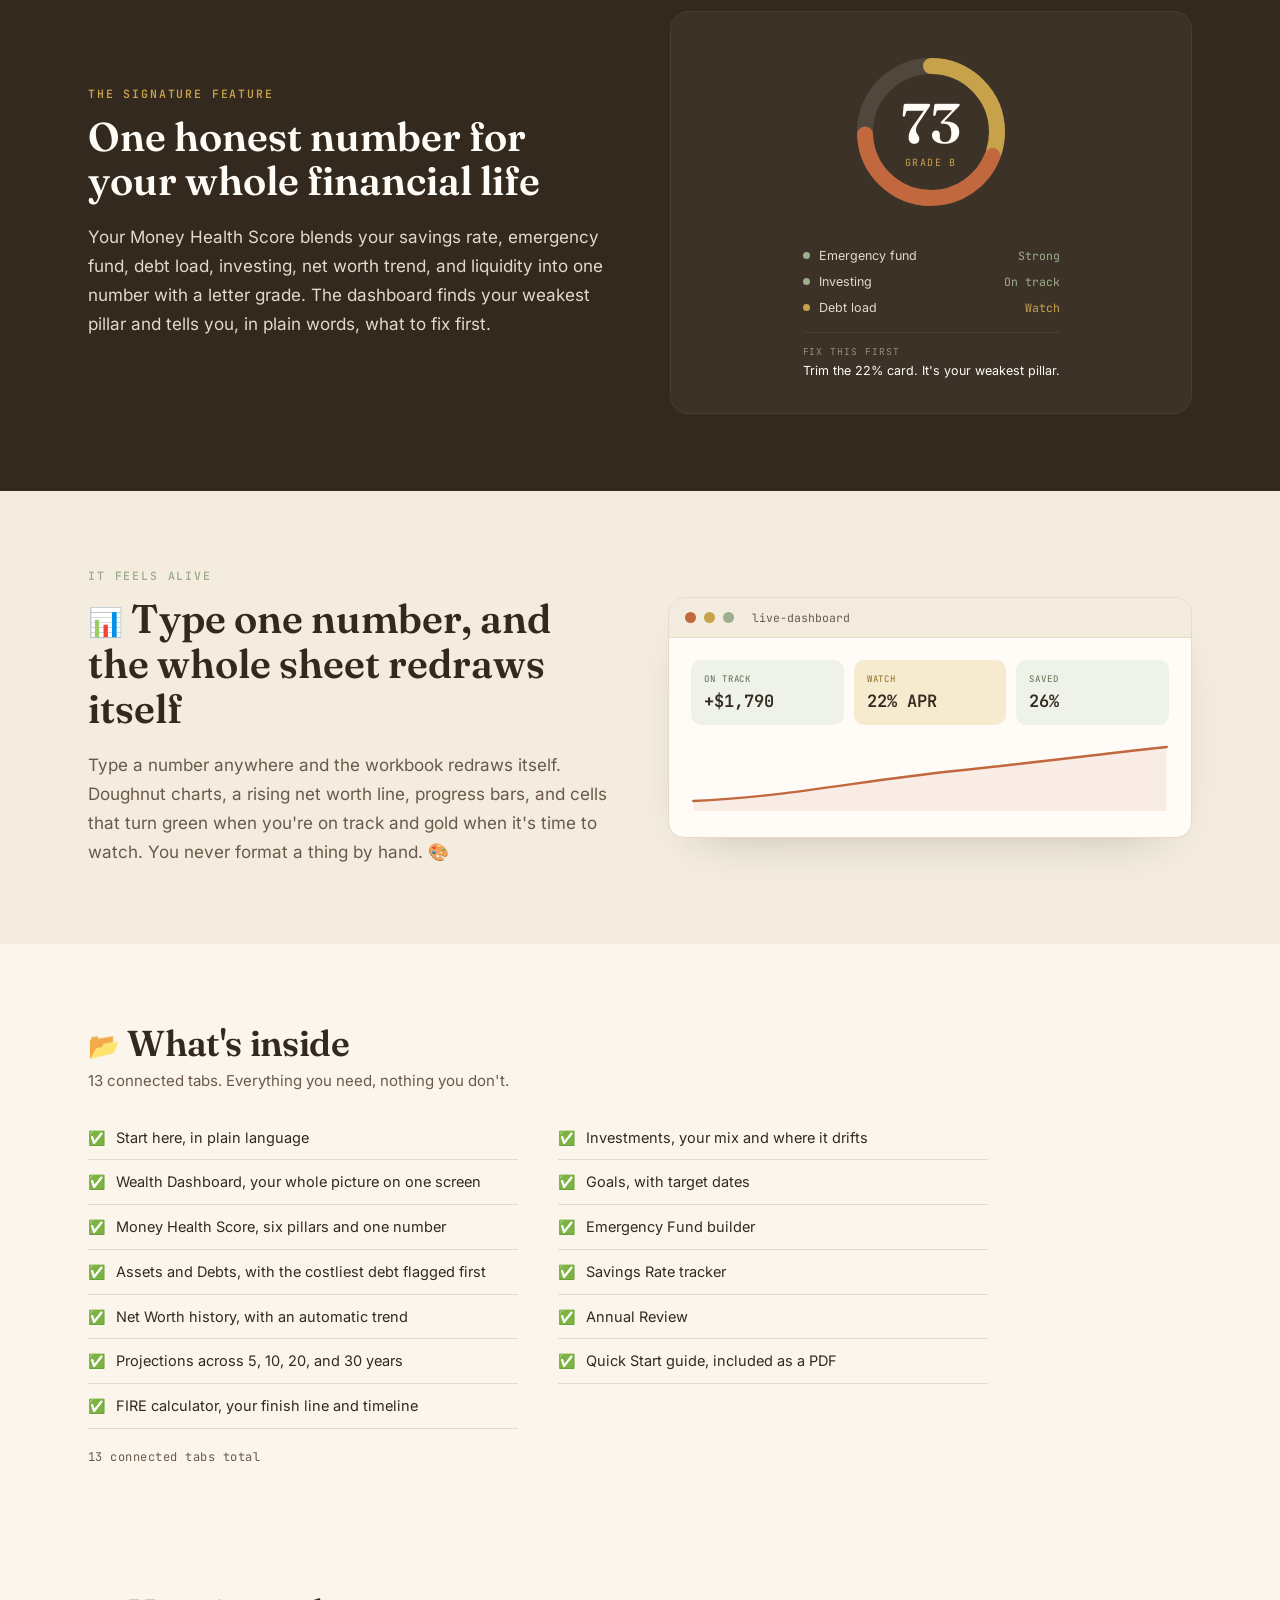
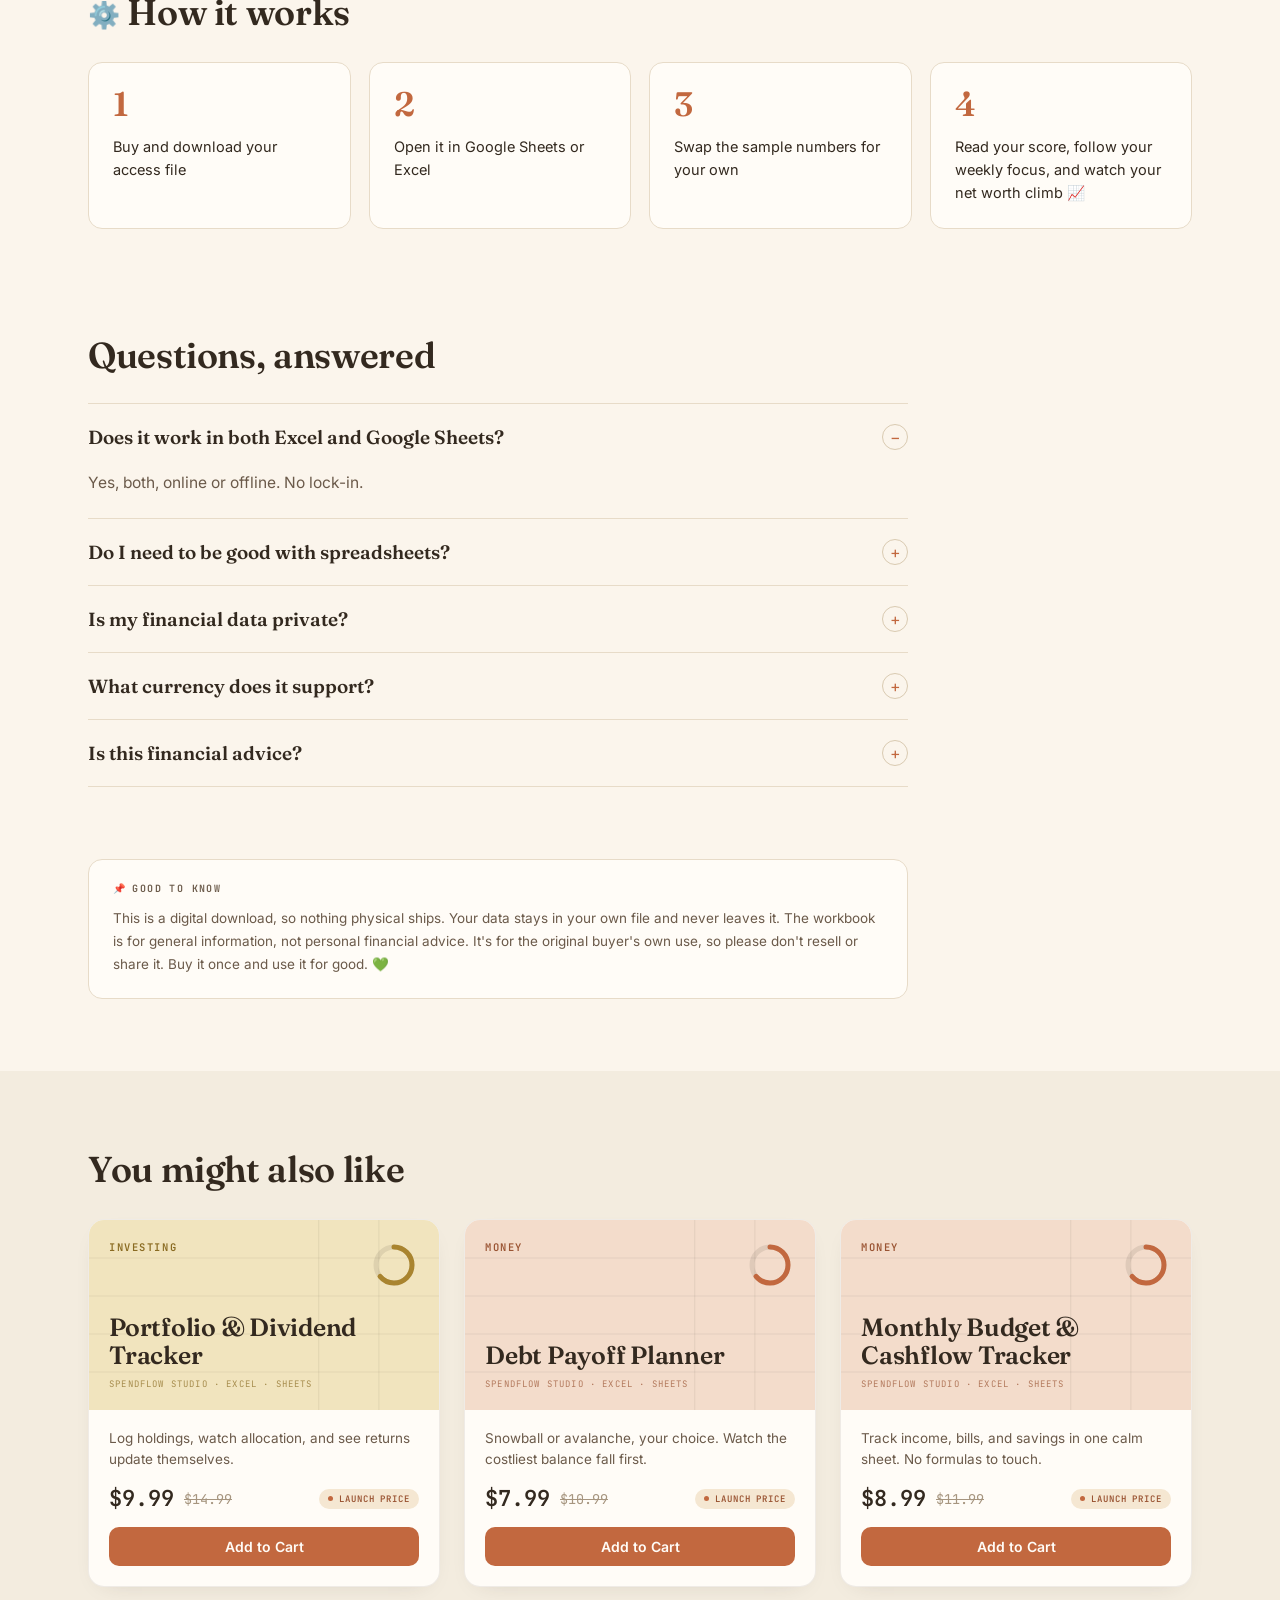
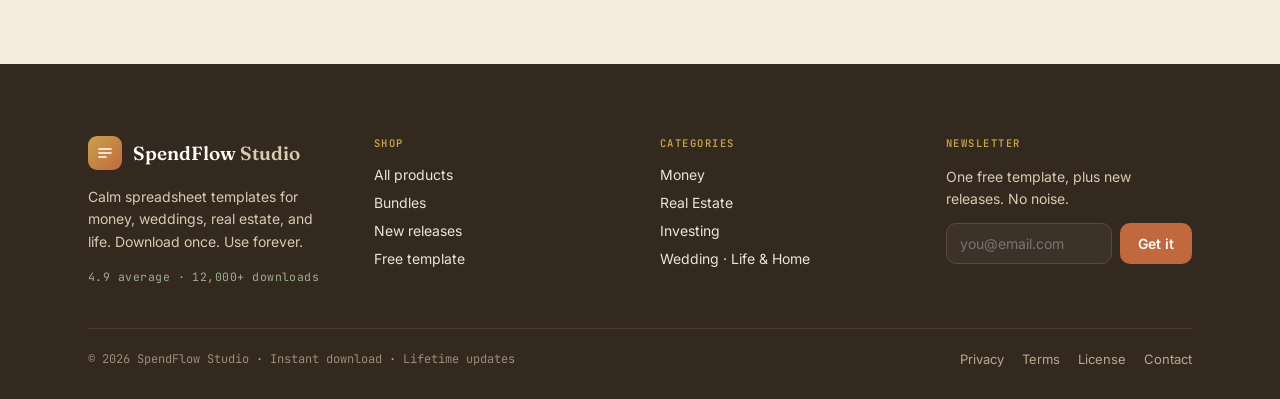
<file: product.html>
<!DOCTYPE html>
<html lang="en">
<head>
  <meta charset="utf-8">
  <meta name="viewport" content="width=device-width, initial-scale=1">
  <title>Wealth Command Center - SpendFlow Studio</title>
  <meta name="description" content="One honest Money Health Score for your whole financial life, a FIRE calculator, and an investment dashboard. Excel and Google Sheets.">
  <link rel="stylesheet" href="assets/styles.css">
  <script>
    (function(){var e=document.documentElement;e.className+=' has-js';try{if(!(window.matchMedia&&window.matchMedia('(prefers-reduced-motion: reduce)').matches)){e.className+=' motion-ok';}}catch(x){}})();
  </script>
</head>
<body>

<div style="background:#FBF5EC; min-height:100vh;">

  <!-- ============ HEADER ============ -->
  <header style="position:sticky; top:0; z-index:50; background:rgba(251,245,236,0.94); backdrop-filter:saturate(1.1); border-bottom:1px solid #E7DBC8;">
    <div style="max-width:1200px; margin:0 auto; padding:14px clamp(20px,5vw,48px); display:flex; align-items:center; gap:20px; flex-wrap:wrap;">
      <a href="index.html" style="display:flex; align-items:center; gap:11px; text-decoration:none; margin-right:auto;">
        <span style="width:34px; height:34px; border-radius:9px; background:linear-gradient(135deg,#C8A24A 0%,#C2683F 100%); display:inline-flex; align-items:center; justify-content:center; box-shadow:0 3px 8px -3px rgba(194,104,63,0.6);"><svg width="18" height="18" viewBox="0 0 18 18" fill="none" aria-hidden="true"><path d="M3 5h12M3 9h12M3 13h7" stroke="#FFFCF7" stroke-width="1.7" stroke-linecap="round"/></svg></span>
        <span style="font-family:Fraunces,Georgia,serif; font-size:19px; font-weight:600; letter-spacing:-0.01em;"><span style="color:#33291F;">SpendFlow</span> <span style="color:#6B5A4A;">Studio</span></span>
      </a>
      <nav style="display:flex; align-items:center; gap:26px;">
        <a class="nav-link" href="shop.html" style="font-size:15px; color:#6B5A4A; text-decoration:none;">Shop</a>
        <a class="nav-link" href="bundles.html" style="font-size:15px; color:#6B5A4A; text-decoration:none;">Bundles</a>
        <a class="nav-link" href="shop.html" style="font-size:15px; color:#6B5A4A; text-decoration:none;">Money</a>
        <a class="nav-link" href="shop.html" style="font-size:15px; color:#6B5A4A; text-decoration:none;">Life &amp; Home</a>
        <a class="nav-link" href="about.html" style="font-size:15px; color:#6B5A4A; text-decoration:none;">About</a>
      </nav>
      <button class="cart-btn" aria-label="Cart" style="position:relative; width:40px; height:40px; border:1px solid #E7DBC8; background:#FFFCF7; border-radius:10px; display:inline-flex; align-items:center; justify-content:center; cursor:pointer;"><svg width="19" height="19" viewBox="0 0 24 24" fill="none" aria-hidden="true"><path d="M6 7h12l-1 12H7L6 7Z" stroke="#33291F" stroke-width="1.6" stroke-linejoin="round"/><path d="M9 7a3 3 0 0 1 6 0" stroke="#33291F" stroke-width="1.6"/></svg><span style="position:absolute; top:-6px; right:-6px; min-width:17px; height:17px; padding:0 4px; border-radius:999px; background:#C2683F; color:#FFFCF7; font-family:'JetBrains Mono',monospace; font-size:10px; font-weight:600; display:inline-flex; align-items:center; justify-content:center;">2</span></button>
    </div>
  </header>

  <!-- ============ BREADCRUMB ============ -->
  <div style="max-width:1200px; margin:0 auto; padding:20px clamp(20px,5vw,48px) 0;">
    <div style="font-family:'JetBrains Mono',monospace; font-size:12px; letter-spacing:0.04em; color:#6B5A4A; display:flex; gap:9px; flex-wrap:wrap; align-items:center;">
      <a class="link-breadcrumb" href="index.html" style="color:#6B5A4A; text-decoration:none;">Home</a><span style="color:#C4A882;">/</span>
      <a class="link-breadcrumb" href="shop.html" style="color:#6B5A4A; text-decoration:none;">Shop</a><span style="color:#C4A882;">/</span>
      <a class="link-breadcrumb" href="shop.html" style="color:#6B5A4A; text-decoration:none;">Investing</a><span style="color:#C4A882;">/</span>
      <span style="color:#33291F;">Wealth Command Center</span>
    </div>
  </div>

  <!-- ============ PRODUCT HERO ============ -->
  <section style="max-width:1200px; margin:0 auto; padding:28px clamp(20px,5vw,48px) clamp(40px,5vw,64px);">
    <div style="display:grid; grid-template-columns:repeat(auto-fit,minmax(340px,1fr)); gap:clamp(28px,4vw,52px); align-items:start;">

      <div>
        <div style="position:relative; background:#FFFCF7; border:1px solid #E7DBC8; border-radius:16px; overflow:hidden; box-shadow:0 20px 50px -32px rgba(51,41,31,0.4);">
          <div style="display:flex; align-items:center; gap:8px; padding:12px 16px; background:#F2EBDE; border-bottom:1px solid #E7DBC8;">
            <span style="width:11px; height:11px; border-radius:999px; background:#C2683F;"></span><span style="width:11px; height:11px; border-radius:999px; background:#C8A24A;"></span><span style="width:11px; height:11px; border-radius:999px; background:#9DAE8C;"></span>
            <span id="shot-file" style="margin-left:10px; font-family:'JetBrains Mono',monospace; font-size:11.5px; color:#6B5A4A;">wealth-dashboard.xlsx</span>
          </div>
          <div style="height:clamp(300px,42vw,392px); padding:26px;">
              <div class="shot is-active" style="height:100%;">
                <div style="height:100%; display:flex; gap:26px; align-items:center; flex-wrap:wrap;">
                  <div style="position:relative; width:168px; height:168px; flex:none;">
                    <svg width="168" height="168" viewBox="0 0 168 168" aria-hidden="true">
                      <circle cx="84" cy="84" r="64" fill="none" stroke="#EAD7A6" stroke-width="16"/>
                      <circle cx="84" cy="84" r="64" fill="none" stroke="#C8A24A" stroke-width="16" stroke-linecap="round" stroke-dasharray="118 402" transform="rotate(-90 84 84)"/>
                      <circle cx="84" cy="84" r="64" fill="none" stroke="#C2683F" stroke-width="16" stroke-linecap="round" stroke-dasharray="176 402" stroke-dashoffset="-122" transform="rotate(-90 84 84)"/>
                    </svg>
                    <div style="position:absolute; inset:0; display:flex; flex-direction:column; align-items:center; justify-content:center;"><span style="font-family:Fraunces,Georgia,serif; font-size:52px; font-weight:600; color:#33291F; line-height:1;">73</span><span style="font-family:'JetBrains Mono',monospace; font-size:9px; letter-spacing:0.12em; text-transform:uppercase; color:#6B5A4A; margin-top:5px;">Health · Grade B</span></div>
                  </div>
                  <div style="flex:1; min-width:180px; display:flex; flex-direction:column; gap:16px;">
                    <div><div style="display:flex; justify-content:space-between; align-items:baseline; margin-bottom:6px;"><span style="font-size:12.5px; font-weight:600;">Net worth</span><span style="font-family:'JetBrains Mono',monospace; font-size:12.5px; color:#6B5A4A;">$184,200.00</span></div><svg width="100%" height="34" viewBox="0 0 220 34" preserveAspectRatio="none"><path d="M2 30 L44 26 L88 22 L132 15 L176 10 L218 3" fill="none" stroke="#9DAE8C" stroke-width="2.2" stroke-linecap="round" stroke-linejoin="round"/></svg></div>
                    <div><div style="display:flex; justify-content:space-between; align-items:baseline; margin-bottom:6px;"><span style="font-size:12.5px; font-weight:600;">Savings rate</span><span style="font-family:'JetBrains Mono',monospace; font-size:12.5px; color:#6B5A4A;">26%</span></div><div style="height:7px; border-radius:999px; background:#F2EBDE;"><div style="width:52%; height:100%; border-radius:999px; background:#C8A24A;"></div></div></div>
                    <div><div style="display:flex; justify-content:space-between; align-items:baseline; margin-bottom:6px;"><span style="font-size:12.5px; font-weight:600;">FIRE in</span><span style="font-family:'JetBrains Mono',monospace; font-size:12.5px; color:#6B5A4A;">12 years</span></div><div style="height:7px; border-radius:999px; background:#F2EBDE;"><div style="width:40%; height:100%; border-radius:999px; background:#C2683F;"></div></div></div>
                  </div>
                </div>
              </div>
              <div class="shot" style="height:100%;">
                <div style="height:100%; display:flex; flex-direction:column; gap:13px;">
                  <div style="display:flex; align-items:baseline; gap:10px; margin-bottom:2px;"><span style="font-family:Fraunces,Georgia,serif; font-size:30px; font-weight:600; color:#33291F;">73 / 100</span><span style="font-family:'JetBrains Mono',monospace; font-size:11px; letter-spacing:0.1em; text-transform:uppercase; color:#9A5433;">Grade B · six pillars</span></div>
                  <div style="display:flex; align-items:center; gap:10px;"><span style="width:118px; font-size:12px; color:#33291F;">Savings rate</span><div style="flex:1; height:9px; border-radius:999px; background:#F2EBDE;"><div style="width:66%; height:100%; border-radius:999px; background:#9DAE8C;"></div></div><span style="width:7px; height:7px; border-radius:999px; background:#9DAE8C;"></span></div>
                  <div style="display:flex; align-items:center; gap:10px;"><span style="width:118px; font-size:12px; color:#33291F;">Emergency fund</span><div style="flex:1; height:9px; border-radius:999px; background:#F2EBDE;"><div style="width:80%; height:100%; border-radius:999px; background:#9DAE8C;"></div></div><span style="width:7px; height:7px; border-radius:999px; background:#9DAE8C;"></span></div>
                  <div style="display:flex; align-items:center; gap:10px;"><span style="width:118px; font-size:12px; color:#33291F;">Debt load</span><div style="flex:1; height:9px; border-radius:999px; background:#F2EBDE;"><div style="width:48%; height:100%; border-radius:999px; background:#C8A24A;"></div></div><span style="width:7px; height:7px; border-radius:999px; background:#C8A24A;"></span></div>
                  <div style="display:flex; align-items:center; gap:10px;"><span style="width:118px; font-size:12px; color:#33291F;">Investing</span><div style="flex:1; height:9px; border-radius:999px; background:#F2EBDE;"><div style="width:72%; height:100%; border-radius:999px; background:#9DAE8C;"></div></div><span style="width:7px; height:7px; border-radius:999px; background:#9DAE8C;"></span></div>
                  <div style="display:flex; align-items:center; gap:10px;"><span style="width:118px; font-size:12px; color:#33291F;">Net worth trend</span><div style="flex:1; height:9px; border-radius:999px; background:#F2EBDE;"><div style="width:84%; height:100%; border-radius:999px; background:#9DAE8C;"></div></div><span style="width:7px; height:7px; border-radius:999px; background:#9DAE8C;"></span></div>
                  <div style="display:flex; align-items:center; gap:10px;"><span style="width:118px; font-size:12px; color:#33291F;">Liquidity</span><div style="flex:1; height:9px; border-radius:999px; background:#F2EBDE;"><div style="width:40%; height:100%; border-radius:999px; background:#C8A24A;"></div></div><span style="width:7px; height:7px; border-radius:999px; background:#C8A24A;"></span></div>
                </div>
              </div>
              <div class="shot" style="height:100%;">
                <div style="height:100%; display:flex; flex-direction:column; justify-content:center; gap:14px;">
                  <div style="font-family:'JetBrains Mono',monospace; font-size:11px; letter-spacing:0.14em; text-transform:uppercase; color:#9A5433;">FIRE · the number that sets you free</div>
                  <div style="font-family:Fraunces,Georgia,serif; font-size:clamp(40px,6vw,58px); font-weight:600; color:#33291F; line-height:1;">$1,250,000</div>
                  <div style="display:flex; gap:26px; flex-wrap:wrap; margin-top:4px;">
                    <div><div style="font-family:'JetBrains Mono',monospace; font-size:22px; font-weight:600; color:#C2683F;">12 yrs</div><div style="font-size:11.5px; color:#6B5A4A; margin-top:2px;">to financial independence</div></div>
                    <div><div style="font-family:'JetBrains Mono',monospace; font-size:22px; font-weight:600; color:#33291F;">$184,200</div><div style="font-size:11.5px; color:#6B5A4A; margin-top:2px;">where you are today</div></div>
                  </div>
                  <div style="margin-top:6px;"><div style="height:9px; border-radius:999px; background:#F2EBDE; overflow:hidden;"><div style="width:15%; height:100%; border-radius:999px; background:linear-gradient(90deg,#C8A24A,#C2683F);"></div></div><div style="font-family:'JetBrains Mono',monospace; font-size:10.5px; color:#6B5A4A; margin-top:7px;">15% of the way there</div></div>
                </div>
              </div>
              <div class="shot" style="height:100%;">
                <div style="height:100%; display:flex; flex-direction:column;">
                  <div style="font-family:'JetBrains Mono',monospace; font-size:11px; letter-spacing:0.14em; text-transform:uppercase; color:#9A5433; margin-bottom:8px;">Net worth · projected 30 years</div>
                  <div style="flex:1; position:relative;">
                    <svg width="100%" height="100%" viewBox="0 0 440 220" preserveAspectRatio="none" style="position:absolute; inset:0;">
                      <line x1="0" y1="55" x2="440" y2="55" stroke="rgba(51,41,31,0.07)"/><line x1="0" y1="110" x2="440" y2="110" stroke="rgba(51,41,31,0.07)"/><line x1="0" y1="165" x2="440" y2="165" stroke="rgba(51,41,31,0.07)"/>
                      <path d="M4 205 C120 195 200 150 300 95 C360 62 400 34 436 14 L436 220 L4 220 Z" fill="rgba(194,104,63,0.10)"/>
                      <path d="M4 205 C120 195 200 150 300 95 C360 62 400 34 436 14" fill="none" stroke="#C2683F" stroke-width="2.6" stroke-linecap="round"/>
                      <circle cx="436" cy="14" r="4" fill="#C2683F"/>
                    </svg>
                  </div>
                  <div style="display:flex; justify-content:space-between; font-family:'JetBrains Mono',monospace; font-size:10.5px; color:#6B5A4A; margin-top:8px;"><span>Yr 5</span><span>Yr 10</span><span>Yr 20</span><span>Yr 30 · $1.4M</span></div>
                </div>
              </div>
          </div>
        </div>

        <div style="display:grid; grid-template-columns:repeat(4,1fr); gap:10px; margin-top:12px;">
          <button class="thumb is-active" type="button" data-shot="0"><span class="thumb-ring"></span><svg width="26" height="26" viewBox="0 0 32 32" fill="none" aria-hidden="true" style="display:block;"><circle cx="16" cy="16" r="11" stroke="rgba(51,41,31,0.12)" stroke-width="3.5"/><circle cx="16" cy="16" r="11" stroke="#C2683F" stroke-width="3.5" stroke-linecap="round" stroke-dasharray="46 69" transform="rotate(-90 16 16)"/></svg><div style="font-size:10.5px; font-weight:600; color:#33291F; margin-top:8px; line-height:1.2;">Dashboard</div></button>
          <button class="thumb" type="button" data-shot="1"><span class="thumb-ring"></span><svg width="26" height="26" viewBox="0 0 32 32" fill="none" aria-hidden="true" style="display:block;"><rect x="6" y="9" width="20" height="3" rx="1.5" fill="#9DAE8C"/><rect x="6" y="15" width="14" height="3" rx="1.5" fill="#C8A24A"/><rect x="6" y="21" width="17" height="3" rx="1.5" fill="#9DAE8C"/></svg><div style="font-size:10.5px; font-weight:600; color:#33291F; margin-top:8px; line-height:1.2;">Health Score</div></button>
          <button class="thumb" type="button" data-shot="2"><span class="thumb-ring"></span><svg width="26" height="26" viewBox="0 0 32 32" fill="none" aria-hidden="true" style="display:block;"><path d="M16 4 C10 12 6 16 6 21 a10 10 0 0 0 20 0 C26 16 22 12 16 4 Z" stroke="#C2683F" stroke-width="2" fill="rgba(194,104,63,0.12)"/></svg><div style="font-size:10.5px; font-weight:600; color:#33291F; margin-top:8px; line-height:1.2;">FIRE</div></button>
          <button class="thumb" type="button" data-shot="3"><span class="thumb-ring"></span><svg width="26" height="26" viewBox="0 0 32 32" fill="none" aria-hidden="true" style="display:block;"><path d="M4 26 L12 20 L18 22 L28 8" stroke="#C2683F" stroke-width="2.2" fill="none" stroke-linecap="round" stroke-linejoin="round"/><circle cx="28" cy="8" r="2.4" fill="#C2683F"/></svg><div style="font-size:10.5px; font-weight:600; color:#33291F; margin-top:8px; line-height:1.2;">Projection</div></button>
        </div>
      </div>

      <div>
        <div style="display:inline-flex; align-items:center; gap:7px; padding:5px 11px; border-radius:999px; background:#F1E4BE; color:#8A6B22; font-family:'JetBrains Mono',monospace; font-size:10px; font-weight:600; letter-spacing:0.1em; text-transform:uppercase;"><span style="width:6px; height:6px; border-radius:999px; background:#A9842F;"></span>Investing</div>
        <h1 style="margin:16px 0 0; font-family:Fraunces,Georgia,serif; font-weight:600; font-size:clamp(34px,4.6vw,48px); line-height:1.05; letter-spacing:-0.02em; color:#33291F;"><span style="color:#C8A24A; font-size:0.6em; vertical-align:0.14em;">✦</span> Wealth Command Center <span style="color:#C8A24A; font-size:0.6em; vertical-align:0.14em;">✦</span></h1>
        <div style="margin:12px 0 0; font-family:'JetBrains Mono',monospace; font-size:12px; letter-spacing:0.02em; color:#6B5A4A; line-height:1.55;">Wealth Tracker. Money Health Score, FIRE Calculator, and Investment Dashboard.</div>
        <p style="margin:18px 0 0; font-size:17px; line-height:1.6; color:#33291F; font-style:italic; font-family:Fraunces,Georgia,serif;">"Build wealth. Don't just track last month's coffee. 🌱"</p>

        <div style="margin:24px 0 0; display:flex; align-items:center; gap:14px; flex-wrap:wrap;">
          <span style="font-family:'JetBrains Mono',monospace; font-size:34px; font-weight:600; color:#33291F;">$10.99</span>
          <span style="font-family:'JetBrains Mono',monospace; font-size:17px; color:#A6957F; text-decoration:line-through;">$14.99</span>
          <span style="display:inline-flex; align-items:center; gap:7px; padding:5px 11px; border-radius:999px; background:#F5E7D2; color:#9A5433; font-family:'JetBrains Mono',monospace; font-size:10px; font-weight:600; letter-spacing:0.1em; text-transform:uppercase;"><span style="width:6px; height:6px; border-radius:999px; background:#C2683F;"></span>Launch price · limited time</span>
        </div>

        <div style="margin:22px 0 0; padding:18px 20px; background:#FFFCF7; border:1px solid #E7DBC8; border-radius:14px;">
          <div style="font-family:'JetBrains Mono',monospace; font-size:10px; font-weight:600; letter-spacing:0.13em; text-transform:uppercase; color:#6B5A4A; margin-bottom:12px;">What you receive</div>
          <div style="display:flex; flex-direction:column; gap:10px;">
            <div style="display:flex; gap:10px; align-items:flex-start;"><span style="color:#9DAE8C; font-size:14px; line-height:1.5; flex:none;">✅</span><span style="font-size:14px; line-height:1.5; color:#33291F;">The Wealth Command Center workbook, 13 tabs</span></div>
            <div style="display:flex; gap:10px; align-items:flex-start;"><span style="color:#9DAE8C; font-size:14px; line-height:1.5; flex:none;">✅</span><span style="font-size:14px; line-height:1.5; color:#33291F;">A premium Quick Start guide (PDF)</span></div>
            <div style="display:flex; gap:10px; align-items:flex-start;"><span style="color:#9DAE8C; font-size:14px; line-height:1.5; flex:none;">✅</span><span style="font-size:14px; line-height:1.5; color:#33291F;">Free updates, and a real person who answers your questions</span></div>
          </div>
        </div>

        <div style="margin:22px 0 0; display:flex; gap:12px; flex-wrap:wrap;">
          <button class="btn-primary" type="button" style="flex:1; min-width:180px; padding:16px 26px; border:none; border-radius:12px; background:#C2683F; color:#FFFCF7; font-size:16px; font-weight:600; cursor:pointer;">Add to Cart · $10.99</button>
          <button class="btn-secondary" type="button" style="padding:16px 22px; border:1px solid #D9CAB1; border-radius:12px; background:transparent; color:#33291F; font-size:15px; font-weight:600; cursor:pointer;">Preview the sheet</button>
        </div>
        <div style="margin:16px 0 0; font-family:'JetBrains Mono',monospace; font-size:12px; letter-spacing:0.02em; color:#6B5A4A;">Instant download <span style="color:#C4A882;">·</span> Excel + Google Sheets <span style="color:#C4A882;">·</span> Lifetime updates</div>
      </div>
    </div>
  </section>

  <!-- ============ INTRO BAND ============ -->
  <section style="max-width:1200px; margin:0 auto; padding:clamp(40px,5vw,64px) clamp(20px,5vw,48px);">
    <div style="max-width:760px;">
      <p style="margin:0; font-family:Fraunces,Georgia,serif; font-weight:500; font-size:clamp(24px,3vw,32px); line-height:1.3; color:#33291F; text-wrap:balance;">Most budget templates show you where your money went. This one shows you where it's headed. 🌱</p>
      <p style="margin:22px 0 0; font-size:17px; line-height:1.7; color:#6B5A4A; max-width:60ch;">You type your numbers in once. The workbook handles the math, draws the charts, and gives your whole financial life one honest score. Then it tells you the single thing worth working on this week.</p>
    </div>
  </section>

  <!-- ============ WHY DIFFERENT ============ -->
  <section style="max-width:1200px; margin:0 auto; padding:clamp(28px,4vw,48px) clamp(20px,5vw,48px);">
    <div style="display:flex; align-items:baseline; gap:12px; margin-bottom:30px; flex-wrap:wrap;">
      <h2 style="margin:0; font-family:Fraunces,Georgia,serif; font-weight:600; font-size:clamp(26px,3.4vw,36px); color:#33291F; letter-spacing:-0.01em;"><span style="font-size:0.72em; vertical-align:0.06em;">🎯</span> Why this one is different</h2>
    </div>
    <div style="display:grid; grid-template-columns:repeat(auto-fit,minmax(min(100%,260px),1fr)); gap:18px;">
      <div style="background:#FFFCF7; border:1px solid #E7DBC8; border-radius:14px; padding:22px; display:flex; flex-direction:column; gap:14px;">
        <div style="display:flex; align-items:center; gap:12px;">
          <span style="width:46px; height:46px; border-radius:11px; background:#F1E4BE; display:inline-flex; align-items:center; justify-content:center; flex:none;"><svg width="26" height="26" viewBox="0 0 32 32" fill="none" aria-hidden="true"><circle cx="16" cy="16" r="11" stroke="rgba(51,41,31,0.14)" stroke-width="3.5"/><circle cx="16" cy="16" r="11" stroke="#A9842F" stroke-width="3.5" stroke-linecap="round" stroke-dasharray="50 69" transform="rotate(-90 16 16)"/></svg></span>
          <span style="font-size:22px;">🩺</span>
        </div>
        <p style="margin:0; font-size:15px; line-height:1.6; color:#33291F;">A Money Health Score from 0 to 100, built from six real checks on your money.</p>
      </div>
      <div style="background:#FFFCF7; border:1px solid #E7DBC8; border-radius:14px; padding:22px; display:flex; flex-direction:column; gap:14px;">
        <div style="display:flex; align-items:center; gap:12px;">
          <span style="width:46px; height:46px; border-radius:11px; background:#F1E4BE; display:inline-flex; align-items:center; justify-content:center; flex:none;"><svg width="26" height="26" viewBox="0 0 32 32" fill="none" aria-hidden="true"><circle cx="16" cy="16" r="11" stroke="rgba(51,41,31,0.14)" stroke-width="3.5"/><circle cx="16" cy="16" r="11" stroke="#A9842F" stroke-width="3.5" stroke-linecap="round" stroke-dasharray="50 69" transform="rotate(-90 16 16)"/></svg></span>
          <span style="font-size:22px;">🔥</span>
        </div>
        <p style="margin:0; font-size:15px; line-height:1.6; color:#33291F;">A FIRE calculator that shows the number that sets you free, and how far away it is.</p>
      </div>
      <div style="background:#FFFCF7; border:1px solid #E7DBC8; border-radius:14px; padding:22px; display:flex; flex-direction:column; gap:14px;">
        <div style="display:flex; align-items:center; gap:12px;">
          <span style="width:46px; height:46px; border-radius:11px; background:#F1E4BE; display:inline-flex; align-items:center; justify-content:center; flex:none;"><svg width="26" height="26" viewBox="0 0 32 32" fill="none" aria-hidden="true"><circle cx="16" cy="16" r="11" stroke="rgba(51,41,31,0.14)" stroke-width="3.5"/><circle cx="16" cy="16" r="11" stroke="#A9842F" stroke-width="3.5" stroke-linecap="round" stroke-dasharray="50 69" transform="rotate(-90 16 16)"/></svg></span>
          <span style="font-size:22px;">📈</span>
        </div>
        <p style="margin:0; font-size:15px; line-height:1.6; color:#33291F;">Net worth projections that run your number forward for 30 years.</p>
      </div>
      <div style="background:#FFFCF7; border:1px solid #E7DBC8; border-radius:14px; padding:22px; display:flex; flex-direction:column; gap:14px;">
        <div style="display:flex; align-items:center; gap:12px;">
          <span style="width:46px; height:46px; border-radius:11px; background:#F1E4BE; display:inline-flex; align-items:center; justify-content:center; flex:none;"><svg width="26" height="26" viewBox="0 0 32 32" fill="none" aria-hidden="true"><circle cx="16" cy="16" r="11" stroke="rgba(51,41,31,0.14)" stroke-width="3.5"/><circle cx="16" cy="16" r="11" stroke="#A9842F" stroke-width="3.5" stroke-linecap="round" stroke-dasharray="50 69" transform="rotate(-90 16 16)"/></svg></span>
          <span style="font-size:22px;">🟢</span>
        </div>
        <p style="margin:0; font-size:15px; line-height:1.6; color:#33291F;">Works in both Excel and Google Sheets, online or offline. No lock-in.</p>
      </div>
    </div>
  </section>

  <!-- ============ SIGNATURE FEATURE ============ -->
  <section style="background:#33291F; color:#FFFCF7; margin-top:clamp(28px,4vw,48px);">
    <div style="max-width:1200px; margin:0 auto; padding:clamp(48px,6vw,80px) clamp(20px,5vw,48px);">
      <div style="display:grid; grid-template-columns:repeat(auto-fit,minmax(300px,1fr)); gap:clamp(32px,5vw,60px); align-items:center;">
        <div>
          <div style="font-family:'JetBrains Mono',monospace; font-size:11.5px; font-weight:600; letter-spacing:0.16em; text-transform:uppercase; color:#C8A24A;">The signature feature</div>
          <h2 style="margin:14px 0 0; font-family:Fraunces,Georgia,serif; font-weight:600; font-size:clamp(28px,3.6vw,40px); line-height:1.1; color:#FFFCF7;">One honest number for your whole financial life</h2>
          <p style="margin:20px 0 0; font-size:17px; line-height:1.7; color:#E4D9C8; max-width:52ch;">Your Money Health Score blends your savings rate, emergency fund, debt load, investing, net worth trend, and liquidity into one number with a letter grade. The dashboard finds your weakest pillar and tells you, in plain words, what to fix first.</p>
        </div>
        <div style="display:flex; justify-content:center;">
          <div style="background:#3D3227; border:1px solid #4A3D30; border-radius:18px; padding:34px; display:flex; gap:30px; align-items:center; flex-wrap:wrap; justify-content:center;">
            <div style="position:relative; width:172px; height:172px; flex:none;">
              <svg width="172" height="172" viewBox="0 0 172 172" aria-hidden="true">
                <circle cx="86" cy="86" r="66" fill="none" stroke="rgba(255,252,247,0.10)" stroke-width="16"/>
                <circle cx="86" cy="86" r="66" fill="none" stroke="#C8A24A" stroke-width="16" stroke-linecap="round" stroke-dasharray="124 415" transform="rotate(-90 86 86)"/>
                <circle cx="86" cy="86" r="66" fill="none" stroke="#C2683F" stroke-width="16" stroke-linecap="round" stroke-dasharray="180 415" stroke-dashoffset="-128" transform="rotate(-90 86 86)"/>
              </svg>
              <div style="position:absolute; inset:0; display:flex; flex-direction:column; align-items:center; justify-content:center;"><span style="font-family:Fraunces,Georgia,serif; font-size:56px; font-weight:600; color:#FFFCF7; line-height:1;">73</span><span style="font-family:'JetBrains Mono',monospace; font-size:10px; letter-spacing:0.14em; text-transform:uppercase; color:#C8A24A; margin-top:5px;">Grade B</span></div>
            </div>
            <div style="display:flex; flex-direction:column; gap:11px; min-width:150px;">
              <div style="display:flex; align-items:center; gap:9px;"><span style="width:7px; height:7px; border-radius:999px; background:#9DAE8C;"></span><span style="font-size:12.5px; color:#E4D9C8; flex:1;">Emergency fund</span><span style="font-family:'JetBrains Mono',monospace; font-size:11.5px; color:#9DAE8C;">Strong</span></div>
              <div style="display:flex; align-items:center; gap:9px;"><span style="width:7px; height:7px; border-radius:999px; background:#9DAE8C;"></span><span style="font-size:12.5px; color:#E4D9C8; flex:1;">Investing</span><span style="font-family:'JetBrains Mono',monospace; font-size:11.5px; color:#9DAE8C;">On track</span></div>
              <div style="display:flex; align-items:center; gap:9px;"><span style="width:7px; height:7px; border-radius:999px; background:#C8A24A;"></span><span style="font-size:12.5px; color:#E4D9C8; flex:1;">Debt load</span><span style="font-family:'JetBrains Mono',monospace; font-size:11.5px; color:#C8A24A;">Watch</span></div>
              <div style="margin-top:6px; padding-top:12px; border-top:1px solid #4A3D30;"><div style="font-family:'JetBrains Mono',monospace; font-size:9.5px; letter-spacing:0.1em; text-transform:uppercase; color:#9C8C79; margin-bottom:4px;">Fix this first</div><div style="font-size:12.5px; color:#FFFCF7; line-height:1.4;">Trim the 22% card. It's your weakest pillar.</div></div>
            </div>
          </div>
        </div>
      </div>
    </div>
  </section>

  <!-- ============ IT FEELS ALIVE ============ -->
  <section style="background:#F3ECDF;">
    <div style="max-width:1200px; margin:0 auto; padding:clamp(48px,6vw,80px) clamp(20px,5vw,48px);">
      <div style="display:grid; grid-template-columns:repeat(auto-fit,minmax(300px,1fr)); gap:clamp(32px,5vw,56px); align-items:center;">
        <div>
          <div style="font-family:'JetBrains Mono',monospace; font-size:11.5px; font-weight:600; letter-spacing:0.16em; text-transform:uppercase; color:#9DAE8C;">It feels alive</div>
          <h2 style="margin:14px 0 0; font-family:Fraunces,Georgia,serif; font-weight:600; font-size:clamp(28px,3.6vw,40px); line-height:1.12; color:#33291F;"><span style="font-size:0.7em; vertical-align:0.04em;">📊</span> Type one number, and the whole sheet redraws itself</h2>
          <p style="margin:20px 0 0; font-size:17px; line-height:1.7; color:#6B5A4A; max-width:52ch;">Type a number anywhere and the workbook redraws itself. Doughnut charts, a rising net worth line, progress bars, and cells that turn green when you're on track and gold when it's time to watch. You never format a thing by hand. 🎨</p>
        </div>
        <div style="background:#FFFCF7; border:1px solid #E7DBC8; border-radius:16px; overflow:hidden; box-shadow:0 20px 50px -34px rgba(51,41,31,0.4);">
          <div style="display:flex; align-items:center; gap:8px; padding:12px 16px; background:#F2EBDE; border-bottom:1px solid #E7DBC8;"><span style="width:11px; height:11px; border-radius:999px; background:#C2683F;"></span><span style="width:11px; height:11px; border-radius:999px; background:#C8A24A;"></span><span style="width:11px; height:11px; border-radius:999px; background:#9DAE8C;"></span><span style="margin-left:10px; font-family:'JetBrains Mono',monospace; font-size:11.5px; color:#6B5A4A;">live-dashboard</span></div>
          <div style="padding:22px; display:grid; grid-template-columns:repeat(3,1fr); gap:10px;">
            <div style="grid-column:span 1; background:#EEF2E9; border-radius:10px; padding:13px;"><div style="font-family:'JetBrains Mono',monospace; font-size:9px; letter-spacing:0.1em; text-transform:uppercase; color:#5C6B4F;">On track</div><div style="font-family:'JetBrains Mono',monospace; font-size:17px; font-weight:600; color:#33291F; margin-top:5px;">+$1,790</div></div>
            <div style="grid-column:span 1; background:#F6EBCF; border-radius:10px; padding:13px;"><div style="font-family:'JetBrains Mono',monospace; font-size:9px; letter-spacing:0.1em; text-transform:uppercase; color:#8A6B22;">Watch</div><div style="font-family:'JetBrains Mono',monospace; font-size:17px; font-weight:600; color:#33291F; margin-top:5px;">22% APR</div></div>
            <div style="grid-column:span 1; background:#EEF2E9; border-radius:10px; padding:13px;"><div style="font-family:'JetBrains Mono',monospace; font-size:9px; letter-spacing:0.1em; text-transform:uppercase; color:#5C6B4F;">Saved</div><div style="font-family:'JetBrains Mono',monospace; font-size:17px; font-weight:600; color:#33291F; margin-top:5px;">26%</div></div>
            <div style="grid-column:span 3; padding-top:6px;"><svg width="100%" height="70" viewBox="0 0 400 70" preserveAspectRatio="none"><path d="M2 60 C80 56 140 40 220 30 C300 20 350 12 398 6 L398 70 L2 70 Z" fill="rgba(194,104,63,0.10)"/><path d="M2 60 C80 56 140 40 220 30 C300 20 350 12 398 6" fill="none" stroke="#C2683F" stroke-width="2.4" stroke-linecap="round"/></svg></div>
          </div>
        </div>
      </div>
    </div>
  </section>

  <!-- ============ WHAT'S INSIDE ============ -->
  <section style="max-width:1200px; margin:0 auto; padding:clamp(48px,6vw,80px) clamp(20px,5vw,48px);">
    <div style="display:flex; align-items:baseline; gap:14px; margin-bottom:6px; flex-wrap:wrap;">
      <h2 style="margin:0; font-family:Fraunces,Georgia,serif; font-weight:600; font-size:clamp(26px,3.4vw,36px); color:#33291F; letter-spacing:-0.01em;"><span style="font-size:0.72em; vertical-align:0.04em;">📂</span> What's inside</h2>
    </div>
    <p style="margin:0 0 26px; font-size:15px; color:#6B5A4A;">13 connected tabs. Everything you need, nothing you don't.</p>
    <div style="columns:2; column-gap:40px; max-width:900px;">
      <div style="break-inside:avoid; display:flex; gap:11px; align-items:flex-start; padding:11px 0; border-bottom:1px solid #E7DBC8;"><span style="color:#9DAE8C; font-size:14px; flex:none; line-height:1.5;">✅</span><span style="font-size:14.5px; line-height:1.5; color:#33291F;">Start here, in plain language</span></div>
      <div style="break-inside:avoid; display:flex; gap:11px; align-items:flex-start; padding:11px 0; border-bottom:1px solid #E7DBC8;"><span style="color:#9DAE8C; font-size:14px; flex:none; line-height:1.5;">✅</span><span style="font-size:14.5px; line-height:1.5; color:#33291F;">Wealth Dashboard, your whole picture on one screen</span></div>
      <div style="break-inside:avoid; display:flex; gap:11px; align-items:flex-start; padding:11px 0; border-bottom:1px solid #E7DBC8;"><span style="color:#9DAE8C; font-size:14px; flex:none; line-height:1.5;">✅</span><span style="font-size:14.5px; line-height:1.5; color:#33291F;">Money Health Score, six pillars and one number</span></div>
      <div style="break-inside:avoid; display:flex; gap:11px; align-items:flex-start; padding:11px 0; border-bottom:1px solid #E7DBC8;"><span style="color:#9DAE8C; font-size:14px; flex:none; line-height:1.5;">✅</span><span style="font-size:14.5px; line-height:1.5; color:#33291F;">Assets and Debts, with the costliest debt flagged first</span></div>
      <div style="break-inside:avoid; display:flex; gap:11px; align-items:flex-start; padding:11px 0; border-bottom:1px solid #E7DBC8;"><span style="color:#9DAE8C; font-size:14px; flex:none; line-height:1.5;">✅</span><span style="font-size:14.5px; line-height:1.5; color:#33291F;">Net Worth history, with an automatic trend</span></div>
      <div style="break-inside:avoid; display:flex; gap:11px; align-items:flex-start; padding:11px 0; border-bottom:1px solid #E7DBC8;"><span style="color:#9DAE8C; font-size:14px; flex:none; line-height:1.5;">✅</span><span style="font-size:14.5px; line-height:1.5; color:#33291F;">Projections across 5, 10, 20, and 30 years</span></div>
      <div style="break-inside:avoid; display:flex; gap:11px; align-items:flex-start; padding:11px 0; border-bottom:1px solid #E7DBC8;"><span style="color:#9DAE8C; font-size:14px; flex:none; line-height:1.5;">✅</span><span style="font-size:14.5px; line-height:1.5; color:#33291F;">FIRE calculator, your finish line and timeline</span></div>
      <div style="break-inside:avoid; display:flex; gap:11px; align-items:flex-start; padding:11px 0; border-bottom:1px solid #E7DBC8;"><span style="color:#9DAE8C; font-size:14px; flex:none; line-height:1.5;">✅</span><span style="font-size:14.5px; line-height:1.5; color:#33291F;">Investments, your mix and where it drifts</span></div>
      <div style="break-inside:avoid; display:flex; gap:11px; align-items:flex-start; padding:11px 0; border-bottom:1px solid #E7DBC8;"><span style="color:#9DAE8C; font-size:14px; flex:none; line-height:1.5;">✅</span><span style="font-size:14.5px; line-height:1.5; color:#33291F;">Goals, with target dates</span></div>
      <div style="break-inside:avoid; display:flex; gap:11px; align-items:flex-start; padding:11px 0; border-bottom:1px solid #E7DBC8;"><span style="color:#9DAE8C; font-size:14px; flex:none; line-height:1.5;">✅</span><span style="font-size:14.5px; line-height:1.5; color:#33291F;">Emergency Fund builder</span></div>
      <div style="break-inside:avoid; display:flex; gap:11px; align-items:flex-start; padding:11px 0; border-bottom:1px solid #E7DBC8;"><span style="color:#9DAE8C; font-size:14px; flex:none; line-height:1.5;">✅</span><span style="font-size:14.5px; line-height:1.5; color:#33291F;">Savings Rate tracker</span></div>
      <div style="break-inside:avoid; display:flex; gap:11px; align-items:flex-start; padding:11px 0; border-bottom:1px solid #E7DBC8;"><span style="color:#9DAE8C; font-size:14px; flex:none; line-height:1.5;">✅</span><span style="font-size:14.5px; line-height:1.5; color:#33291F;">Annual Review</span></div>
      <div style="break-inside:avoid; display:flex; gap:11px; align-items:flex-start; padding:11px 0; border-bottom:1px solid #E7DBC8;"><span style="color:#9DAE8C; font-size:14px; flex:none; line-height:1.5;">✅</span><span style="font-size:14.5px; line-height:1.5; color:#33291F;">Quick Start guide, included as a PDF</span></div>
    </div>
    <div style="margin-top:20px; font-family:'JetBrains Mono',monospace; font-size:12px; letter-spacing:0.04em; color:#6B5A4A;">13 connected tabs total</div>
  </section>

  <!-- ============ HOW IT WORKS ============ -->
  <section style="max-width:1200px; margin:0 auto; padding:clamp(28px,4vw,48px) clamp(20px,5vw,48px) clamp(48px,6vw,72px);">
    <h2 style="margin:0 0 28px; font-family:Fraunces,Georgia,serif; font-weight:600; font-size:clamp(26px,3.4vw,36px); color:#33291F; letter-spacing:-0.01em;"><span style="font-size:0.72em; vertical-align:0.04em;">⚙️</span> How it works</h2>
    <div style="display:grid; grid-template-columns:repeat(auto-fit,minmax(min(100%,220px),1fr)); gap:18px;">
      <div style="background:#FFFCF7; border:1px solid #E7DBC8; border-radius:14px; padding:24px;">
        <div style="font-family:Fraunces,Georgia,serif; font-size:34px; font-weight:600; color:#C2683F; line-height:1;">1</div>
        <p style="margin:14px 0 0; font-size:14.5px; line-height:1.6; color:#33291F;">Buy and download your access file</p>
      </div>
      <div style="background:#FFFCF7; border:1px solid #E7DBC8; border-radius:14px; padding:24px;">
        <div style="font-family:Fraunces,Georgia,serif; font-size:34px; font-weight:600; color:#C2683F; line-height:1;">2</div>
        <p style="margin:14px 0 0; font-size:14.5px; line-height:1.6; color:#33291F;">Open it in Google Sheets or Excel</p>
      </div>
      <div style="background:#FFFCF7; border:1px solid #E7DBC8; border-radius:14px; padding:24px;">
        <div style="font-family:Fraunces,Georgia,serif; font-size:34px; font-weight:600; color:#C2683F; line-height:1;">3</div>
        <p style="margin:14px 0 0; font-size:14.5px; line-height:1.6; color:#33291F;">Swap the sample numbers for your own</p>
      </div>
      <div style="background:#FFFCF7; border:1px solid #E7DBC8; border-radius:14px; padding:24px;">
        <div style="font-family:Fraunces,Georgia,serif; font-size:34px; font-weight:600; color:#C2683F; line-height:1;">4</div>
        <p style="margin:14px 0 0; font-size:14.5px; line-height:1.6; color:#33291F;">Read your score, follow your weekly focus, and watch your net worth climb 📈</p>
      </div>
    </div>
  </section>

  <!-- ============ FAQ ============ -->
  <section style="max-width:1200px; margin:0 auto; padding:clamp(20px,3vw,32px) clamp(20px,5vw,48px) clamp(48px,6vw,72px);">
    <div style="max-width:820px;">
      <h2 style="margin:0 0 26px; font-family:Fraunces,Georgia,serif; font-weight:600; font-size:clamp(26px,3.4vw,36px); color:#33291F; letter-spacing:-0.01em;">Questions, answered</h2>
      <div class="pfaq">
        <details class="pfaq-item" open>
          <summary><span class="pfaq-q">Does it work in both Excel and Google Sheets?</span><span class="pfaq-sign"></span></summary>
          <p class="pfaq-a">Yes, both, online or offline. No lock-in.</p>
        </details>
        <details class="pfaq-item">
          <summary><span class="pfaq-q">Do I need to be good with spreadsheets?</span><span class="pfaq-sign"></span></summary>
          <p class="pfaq-a">No. You swap the sample numbers for your own, and the workbook does the math and the formatting for you.</p>
        </details>
        <details class="pfaq-item">
          <summary><span class="pfaq-q">Is my financial data private?</span><span class="pfaq-sign"></span></summary>
          <p class="pfaq-a">Yes. Your data stays in your own file and never leaves it.</p>
        </details>
        <details class="pfaq-item">
          <summary><span class="pfaq-q">What currency does it support?</span><span class="pfaq-sign"></span></summary>
          <p class="pfaq-a">Any currency, on a computer, tablet, or phone.</p>
        </details>
        <details class="pfaq-item">
          <summary><span class="pfaq-q">Is this financial advice?</span><span class="pfaq-sign"></span></summary>
          <p class="pfaq-a">No. It's for general information and personal use, not personal financial advice.</p>
        </details>
        <div style="border-top:1px solid #E7DBC8;"></div>
      </div>
    </div>
  </section>

  <!-- ============ GOOD TO KNOW ============ -->
  <section style="max-width:1200px; margin:0 auto; padding:0 clamp(20px,5vw,48px) clamp(48px,6vw,72px);">
    <div style="max-width:820px; padding:22px 24px; background:#FFFCF7; border:1px solid #E7DBC8; border-radius:14px;">
      <div style="font-family:'JetBrains Mono',monospace; font-size:10px; font-weight:600; letter-spacing:0.14em; text-transform:uppercase; color:#6B5A4A; margin-bottom:12px;"><span style="margin-right:6px;">📌</span>Good to know</div>
      <p style="margin:0; font-size:13.5px; line-height:1.7; color:#6B5A4A;">This is a digital download, so nothing physical ships. Your data stays in your own file and never leaves it. The workbook is for general information, not personal financial advice. It's for the original buyer's own use, so please don't resell or share it. Buy it once and use it for good. 💚</p>
    </div>
  </section>

  <!-- ============ RELATED ============ -->
  <section style="background:#F3ECDF;">
    <div style="max-width:1200px; margin:0 auto; padding:clamp(48px,6vw,80px) clamp(20px,5vw,48px);">
      <h2 style="margin:0 0 28px; font-family:Fraunces,Georgia,serif; font-weight:600; font-size:clamp(26px,3.4vw,36px); color:#33291F; letter-spacing:-0.01em;">You might also like</h2>
      <div style="display:grid; grid-template-columns:repeat(auto-fill,minmax(min(100%,280px),1fr)); gap:24px;">
      <a class="card-link--2" href="product.html">
        <article class="pcard pcard--investing">
          <div class="pcard__field">
            <svg class="pcard__grid" viewBox="0 0 320 190" preserveAspectRatio="none" aria-hidden="true"><g><line x1="0" y1="38" x2="320" y2="38"/><line x1="0" y1="76" x2="320" y2="76"/><line x1="0" y1="114" x2="320" y2="114"/><line x1="0" y1="152" x2="320" y2="152"/><line x1="210" y1="0" x2="210" y2="190"/><line x1="265" y1="0" x2="265" y2="190"/></g></svg>
            <div class="pcard__top">
              <span class="pcard__eyebrow">Investing</span>
              <svg class="pcard__icon pcard__icon--bundle" width="50" height="50" viewBox="0 0 50 50" fill="none" aria-hidden="true"><rect x="9" y="15" width="27" height="20" rx="3" stroke-width="1.6"/><rect x="13" y="10" width="27" height="20" rx="3" stroke-width="1.6"/><rect x="17" y="5" width="27" height="20" rx="3" stroke-width="1.6"/></svg>
              <svg class="pcard__icon pcard__icon--single" width="50" height="50" viewBox="0 0 50 50" fill="none" aria-hidden="true"><circle class="ring-track" cx="25" cy="25" r="18" stroke-width="5"/><circle class="ring-fill" cx="25" cy="25" r="18" stroke-width="5" stroke-linecap="round" stroke-dasharray="72 114" transform="rotate(-90 25 25)"/></svg>
            </div>
            <div class="pcard__titlewrap">
              <h3 class="pcard__title">Portfolio &amp; Dividend Tracker</h3>
              <div class="pcard__meta">SpendFlow Studio · Excel · Sheets</div>
            </div>
          </div>
          <div class="pcard__body">
            <p class="pcard__desc">Log holdings, watch allocation, and see returns update themselves.</p>
            <div class="pcard__prices">
              <span class="pcard__launch">$9.99</span>
              <span class="pcard__original">$14.99</span>
              <span class="pcard__badge"><span class="pcard__badge-dot"></span>Launch price</span>
            </div>
            <button class="pcard__cart" type="button">Add to Cart</button>
          </div>
        </article>
      </a>
      <a class="card-link--2" href="product.html">
        <article class="pcard pcard--money">
          <div class="pcard__field">
            <svg class="pcard__grid" viewBox="0 0 320 190" preserveAspectRatio="none" aria-hidden="true"><g><line x1="0" y1="38" x2="320" y2="38"/><line x1="0" y1="76" x2="320" y2="76"/><line x1="0" y1="114" x2="320" y2="114"/><line x1="0" y1="152" x2="320" y2="152"/><line x1="210" y1="0" x2="210" y2="190"/><line x1="265" y1="0" x2="265" y2="190"/></g></svg>
            <div class="pcard__top">
              <span class="pcard__eyebrow">Money</span>
              <svg class="pcard__icon pcard__icon--bundle" width="50" height="50" viewBox="0 0 50 50" fill="none" aria-hidden="true"><rect x="9" y="15" width="27" height="20" rx="3" stroke-width="1.6"/><rect x="13" y="10" width="27" height="20" rx="3" stroke-width="1.6"/><rect x="17" y="5" width="27" height="20" rx="3" stroke-width="1.6"/></svg>
              <svg class="pcard__icon pcard__icon--single" width="50" height="50" viewBox="0 0 50 50" fill="none" aria-hidden="true"><circle class="ring-track" cx="25" cy="25" r="18" stroke-width="5"/><circle class="ring-fill" cx="25" cy="25" r="18" stroke-width="5" stroke-linecap="round" stroke-dasharray="72 114" transform="rotate(-90 25 25)"/></svg>
            </div>
            <div class="pcard__titlewrap">
              <h3 class="pcard__title">Debt Payoff Planner</h3>
              <div class="pcard__meta">SpendFlow Studio · Excel · Sheets</div>
            </div>
          </div>
          <div class="pcard__body">
            <p class="pcard__desc">Snowball or avalanche, your choice. Watch the costliest balance fall first.</p>
            <div class="pcard__prices">
              <span class="pcard__launch">$7.99</span>
              <span class="pcard__original">$10.99</span>
              <span class="pcard__badge"><span class="pcard__badge-dot"></span>Launch price</span>
            </div>
            <button class="pcard__cart" type="button">Add to Cart</button>
          </div>
        </article>
      </a>
      <a class="card-link--2" href="product.html">
        <article class="pcard pcard--money">
          <div class="pcard__field">
            <svg class="pcard__grid" viewBox="0 0 320 190" preserveAspectRatio="none" aria-hidden="true"><g><line x1="0" y1="38" x2="320" y2="38"/><line x1="0" y1="76" x2="320" y2="76"/><line x1="0" y1="114" x2="320" y2="114"/><line x1="0" y1="152" x2="320" y2="152"/><line x1="210" y1="0" x2="210" y2="190"/><line x1="265" y1="0" x2="265" y2="190"/></g></svg>
            <div class="pcard__top">
              <span class="pcard__eyebrow">Money</span>
              <svg class="pcard__icon pcard__icon--bundle" width="50" height="50" viewBox="0 0 50 50" fill="none" aria-hidden="true"><rect x="9" y="15" width="27" height="20" rx="3" stroke-width="1.6"/><rect x="13" y="10" width="27" height="20" rx="3" stroke-width="1.6"/><rect x="17" y="5" width="27" height="20" rx="3" stroke-width="1.6"/></svg>
              <svg class="pcard__icon pcard__icon--single" width="50" height="50" viewBox="0 0 50 50" fill="none" aria-hidden="true"><circle class="ring-track" cx="25" cy="25" r="18" stroke-width="5"/><circle class="ring-fill" cx="25" cy="25" r="18" stroke-width="5" stroke-linecap="round" stroke-dasharray="72 114" transform="rotate(-90 25 25)"/></svg>
            </div>
            <div class="pcard__titlewrap">
              <h3 class="pcard__title">Monthly Budget &amp; Cashflow Tracker</h3>
              <div class="pcard__meta">SpendFlow Studio · Excel · Sheets</div>
            </div>
          </div>
          <div class="pcard__body">
            <p class="pcard__desc">Track income, bills, and savings in one calm sheet. No formulas to touch.</p>
            <div class="pcard__prices">
              <span class="pcard__launch">$8.99</span>
              <span class="pcard__original">$11.99</span>
              <span class="pcard__badge"><span class="pcard__badge-dot"></span>Launch price</span>
            </div>
            <button class="pcard__cart" type="button">Add to Cart</button>
          </div>
        </article>
      </a>
      </div>
    </div>
  </section>

  <!-- ============ FOOTER ============ -->
  <footer style="background:#33291F; color:#FFFCF7;">
    <div style="max-width:1200px; margin:0 auto; padding:clamp(48px,6vw,72px) clamp(20px,5vw,48px) 32px;">
      <div style="display:grid; grid-template-columns:repeat(auto-fit,minmax(180px,1fr)); gap:40px;">
        <div style="max-width:300px;">
          <div style="display:flex; align-items:center; gap:11px; margin-bottom:16px;"><span style="width:34px; height:34px; border-radius:9px; background:linear-gradient(135deg,#C8A24A,#C2683F); display:inline-flex; align-items:center; justify-content:center;"><svg width="18" height="18" viewBox="0 0 18 18" fill="none" aria-hidden="true"><path d="M3 5h12M3 9h12M3 13h7" stroke="#FFFCF7" stroke-width="1.7" stroke-linecap="round"/></svg></span><span style="font-family:Fraunces,Georgia,serif; font-size:19px; font-weight:600;">SpendFlow <span style="color:#D9CAB1;">Studio</span></span></div>
          <p style="margin:0; font-size:14px; line-height:1.6; color:#D9CAB1;">Calm spreadsheet templates for money, weddings, real estate, and life. Download once. Use forever.</p>
          <div style="margin-top:16px; font-family:'JetBrains Mono',monospace; font-size:11.5px; letter-spacing:0.04em; color:#9DAE8C;">4.9 average · 12,000+ downloads</div>
        </div>
        <div><div style="font-family:'JetBrains Mono',monospace; font-size:10.5px; font-weight:600; letter-spacing:0.14em; text-transform:uppercase; color:#C8A24A; margin-bottom:16px;">Shop</div><div style="display:flex; flex-direction:column; gap:11px;"><a class="footer-link" href="shop.html" style="font-size:14px; color:#EDE4D6; text-decoration:none;">All products</a><a class="footer-link" href="bundles.html" style="font-size:14px; color:#EDE4D6; text-decoration:none;">Bundles</a><a class="footer-link" href="shop.html" style="font-size:14px; color:#EDE4D6; text-decoration:none;">New releases</a><a class="footer-link" href="index.html#free-template" style="font-size:14px; color:#EDE4D6; text-decoration:none;">Free template</a></div></div>
        <div><div style="font-family:'JetBrains Mono',monospace; font-size:10.5px; font-weight:600; letter-spacing:0.14em; text-transform:uppercase; color:#C8A24A; margin-bottom:16px;">Categories</div><div style="display:flex; flex-direction:column; gap:11px;"><a class="footer-link" href="shop.html" style="font-size:14px; color:#EDE4D6; text-decoration:none;">Money</a><a class="footer-link" href="shop.html" style="font-size:14px; color:#EDE4D6; text-decoration:none;">Real Estate</a><a class="footer-link" href="shop.html" style="font-size:14px; color:#EDE4D6; text-decoration:none;">Investing</a><a class="footer-link" href="shop.html" style="font-size:14px; color:#EDE4D6; text-decoration:none;">Wedding · Life &amp; Home</a></div></div>
        <div><div style="font-family:'JetBrains Mono',monospace; font-size:10.5px; font-weight:600; letter-spacing:0.14em; text-transform:uppercase; color:#C8A24A; margin-bottom:16px;">Newsletter</div><p style="margin:0 0 14px; font-size:14px; line-height:1.55; color:#D9CAB1;">One free template, plus new releases. No noise.</p><form onsubmit="return false;" style="display:flex; gap:8px; flex-wrap:wrap;"><input type="email" placeholder="you@email.com" aria-label="Email address" style="flex:1; min-width:150px; padding:11px 13px; border:1px solid #5A4A3A; border-radius:10px; background:#3D3227; color:#FFFCF7; font-size:14px;"><button class="footer-get" type="submit" style="padding:11px 18px; border:none; border-radius:10px; background:#C2683F; color:#FFFCF7; font-size:14px; font-weight:600; cursor:pointer;">Get it</button></form></div>
      </div>
      <div style="margin-top:44px; padding-top:22px; border-top:1px solid #4A3D30; display:flex; justify-content:space-between; gap:16px; flex-wrap:wrap; align-items:center;">
        <div style="font-family:'JetBrains Mono',monospace; font-size:12px; color:#9C8C79;">© 2026 SpendFlow Studio <span style="color:#C4A882;">·</span> Instant download <span style="color:#C4A882;">·</span> Lifetime updates</div>
        <div style="display:flex; gap:18px; flex-wrap:wrap;"><a class="footer-link" href="privacy.html" style="font-size:13px; color:#B7A891; text-decoration:none;">Privacy</a><a class="footer-link" href="terms.html" style="font-size:13px; color:#B7A891; text-decoration:none;">Terms</a><a class="footer-link" href="license.html" style="font-size:13px; color:#B7A891; text-decoration:none;">License</a><a class="footer-link" href="contact.html" style="font-size:13px; color:#B7A891; text-decoration:none;">Contact</a></div>
      </div>
    </div>
  </footer>

</div>

<script>
(function(){
  var shots=[].slice.call(document.querySelectorAll(".shot"));
  var thumbs=[].slice.call(document.querySelectorAll(".thumb"));
  var fileEl=document.getElementById("shot-file");
  var files=["wealth-dashboard.xlsx","money-health-score.xlsx","fire-calculator.xlsx","net-worth-projection.xlsx"];
  thumbs.forEach(function(t){t.addEventListener("click",function(){
    var i=+t.getAttribute("data-shot");
    shots.forEach(function(s,si){s.classList.toggle("is-active",si===i);});
    thumbs.forEach(function(x,xi){x.classList.toggle("is-active",xi===i);});
    if(fileEl)fileEl.textContent=files[i];
  });});
})();
</script>
<script src="assets/site.js" defer></script>
</body>
</html>
</file>
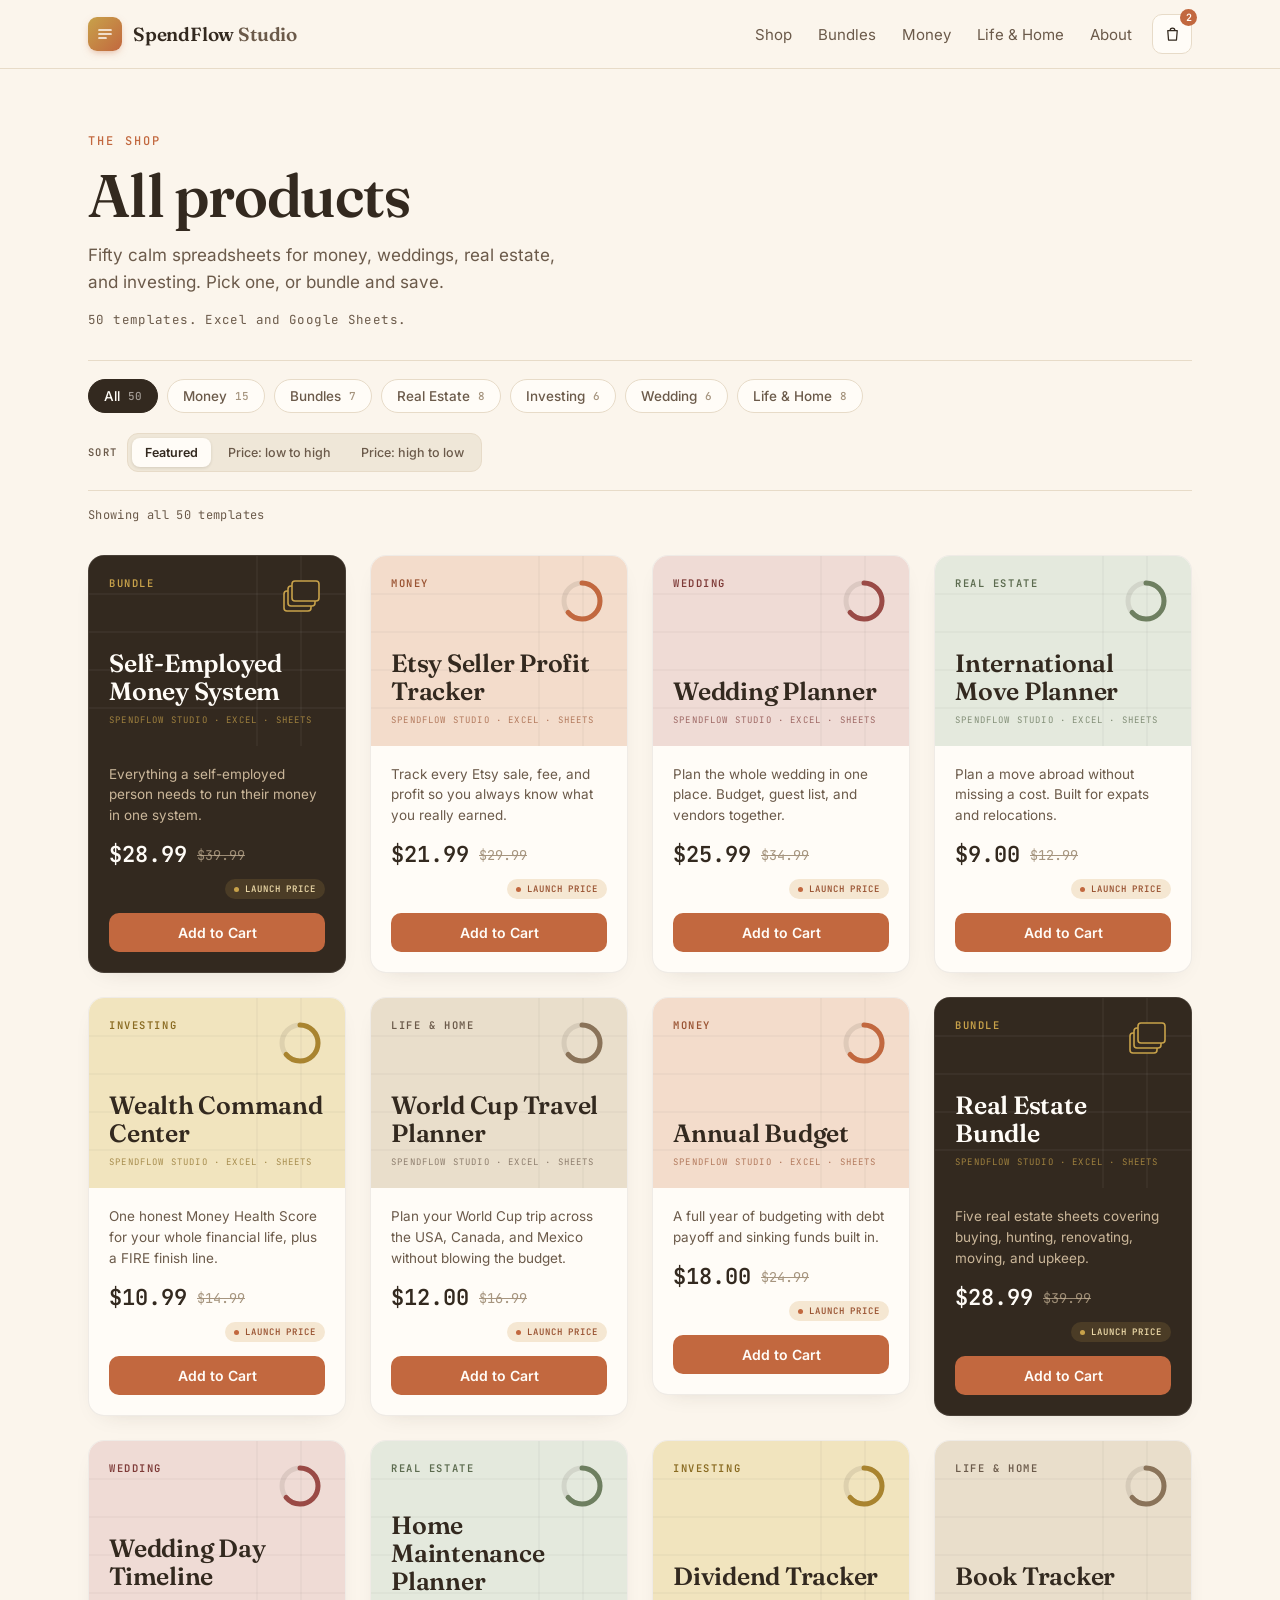
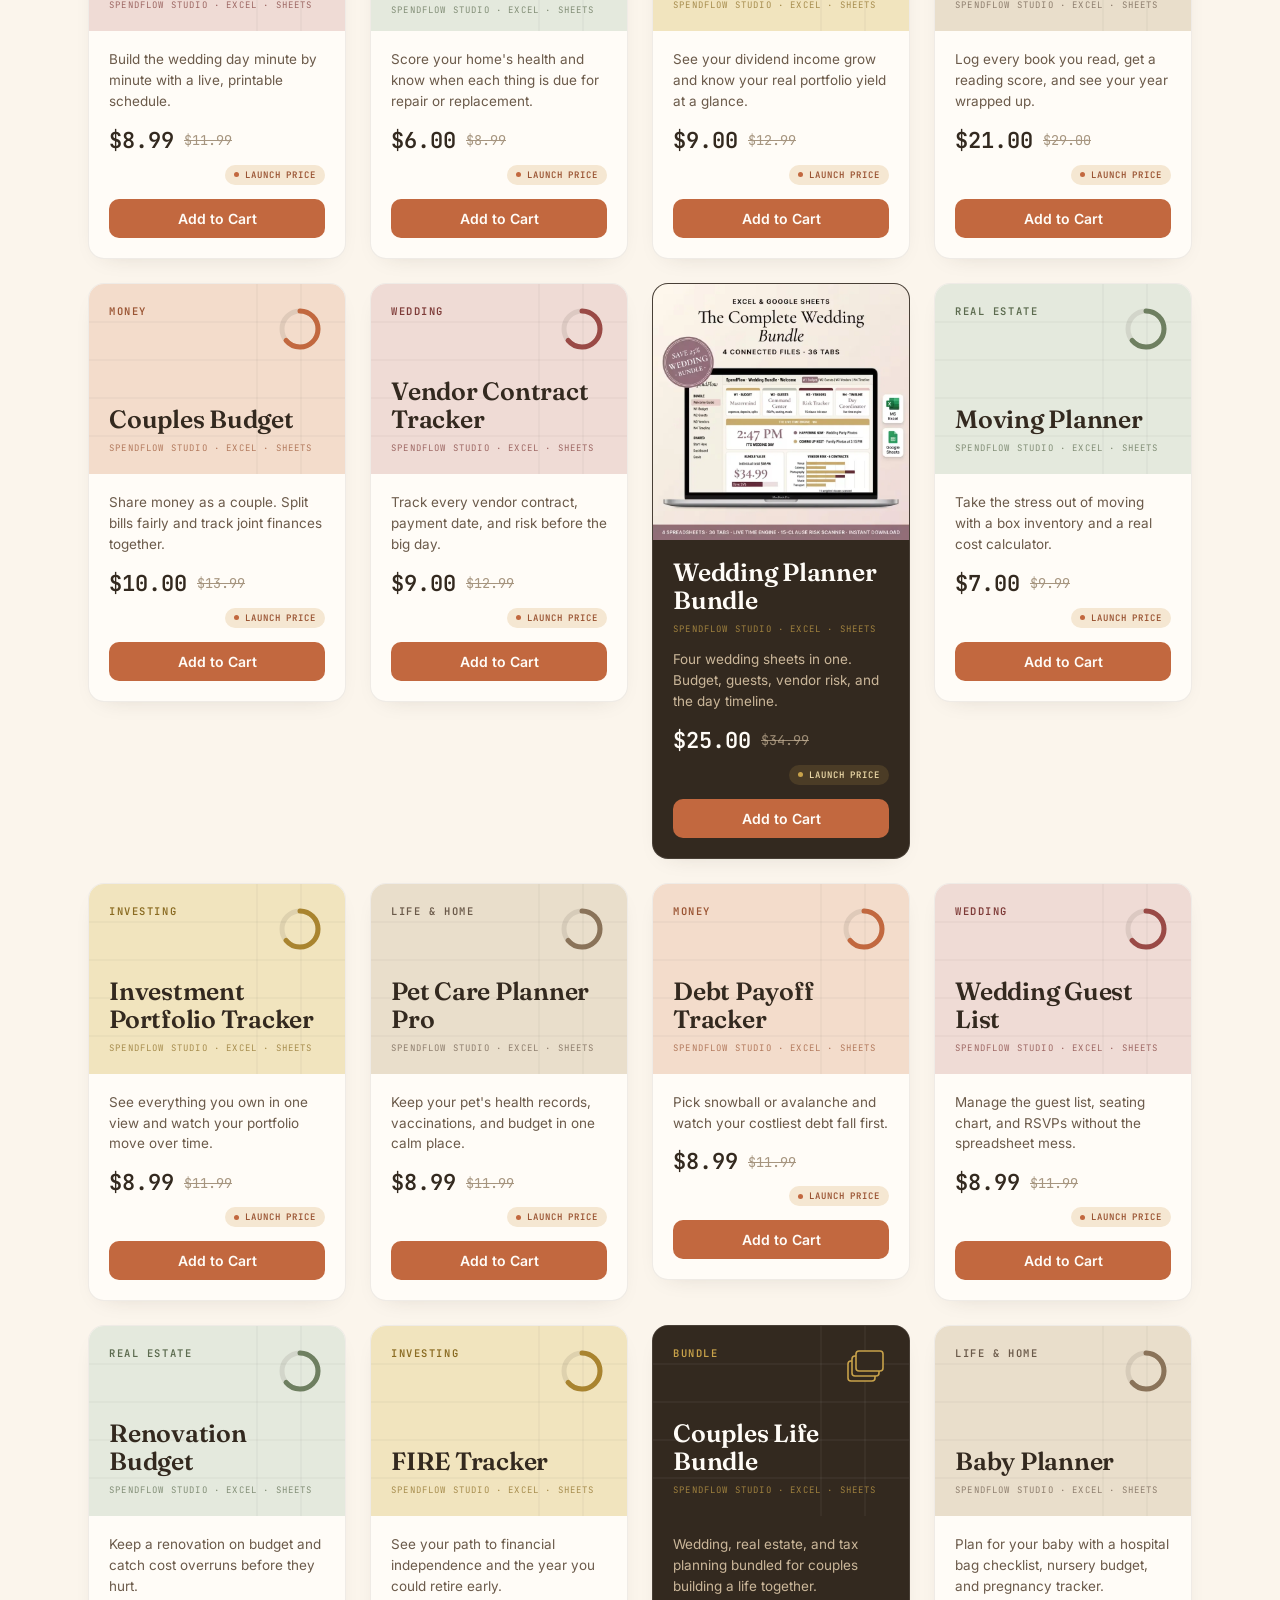
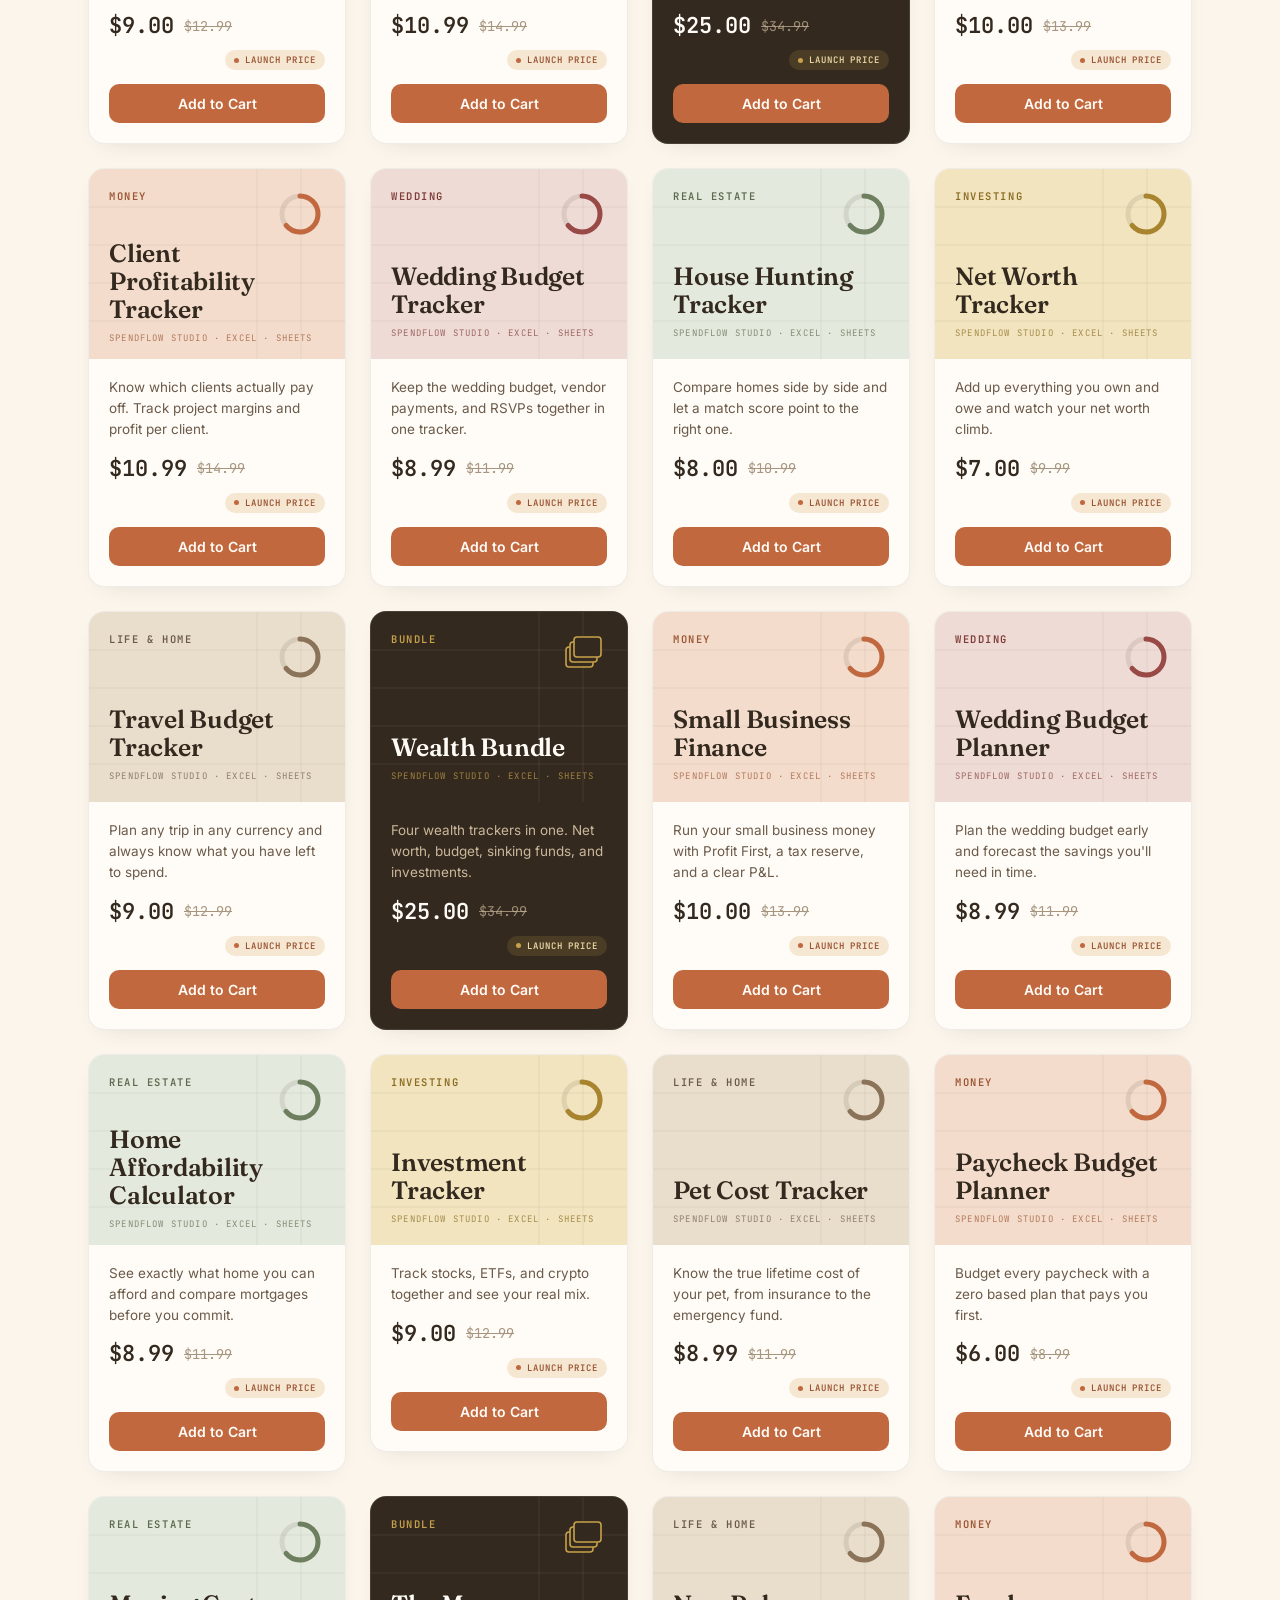
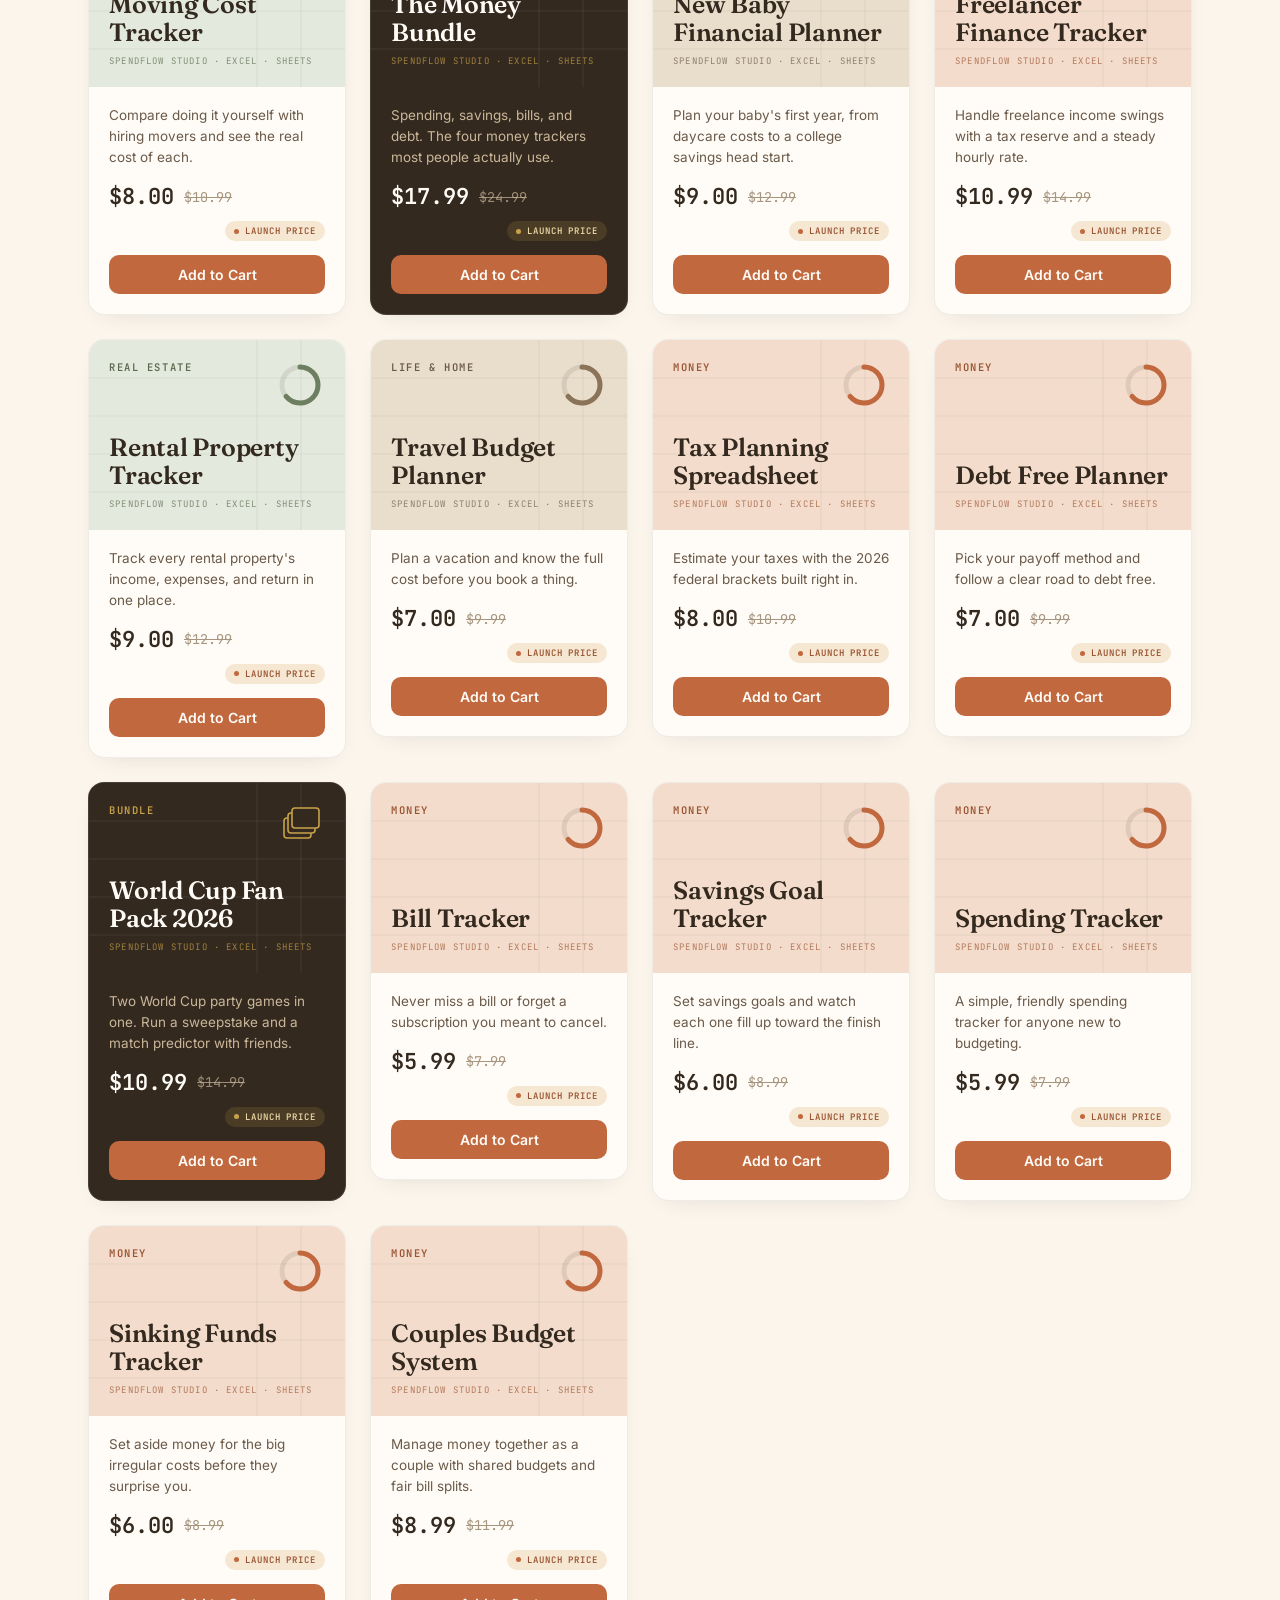
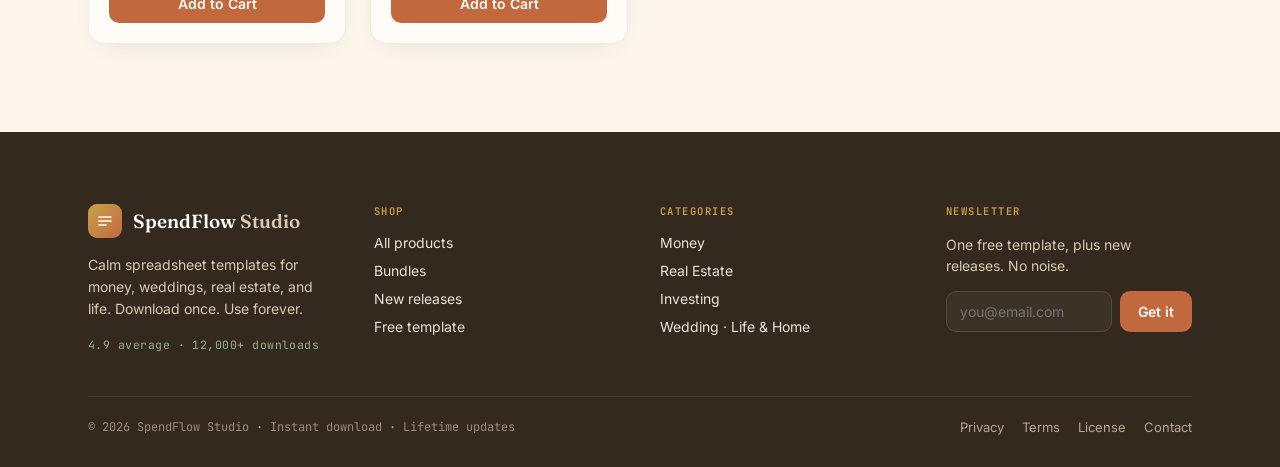
<file: shop.html>
<!DOCTYPE html>
<html lang="en">
<head>
  <meta charset="utf-8">
  <meta name="viewport" content="width=device-width, initial-scale=1">
  <title>Shop - SpendFlow Studio</title>
  <meta name="description" content="Fifty calm spreadsheets for money, weddings, real estate, and investing. Pick one, or bundle and save.">
  <link rel="stylesheet" href="assets/styles.css">
  <script>
    (function(){var e=document.documentElement;e.className+=' has-js';try{if(!(window.matchMedia&&window.matchMedia('(prefers-reduced-motion: reduce)').matches)){e.className+=' motion-ok';}}catch(x){}})();
  </script>
</head>
<body>

<div style="background:#FBF5EC; min-height:100vh;">

  <!-- ============ HEADER ============ -->
  <header style="position:sticky; top:0; z-index:50; background:rgba(251,245,236,0.94); backdrop-filter:saturate(1.1); border-bottom:1px solid #E7DBC8;">
    <div style="max-width:1200px; margin:0 auto; padding:14px clamp(20px,5vw,48px); display:flex; align-items:center; gap:20px; flex-wrap:wrap;">
      <a href="index.html" style="display:flex; align-items:center; gap:11px; text-decoration:none; margin-right:auto;">
        <span style="width:34px; height:34px; border-radius:9px; background:linear-gradient(135deg,#C8A24A 0%,#C2683F 100%); display:inline-flex; align-items:center; justify-content:center; box-shadow:0 3px 8px -3px rgba(194,104,63,0.6);"><svg width="18" height="18" viewBox="0 0 18 18" fill="none" aria-hidden="true"><path d="M3 5h12M3 9h12M3 13h7" stroke="#FFFCF7" stroke-width="1.7" stroke-linecap="round"/></svg></span>
        <span style="font-family:Fraunces,Georgia,serif; font-size:19px; font-weight:600; letter-spacing:-0.01em;"><span style="color:#33291F;">SpendFlow</span> <span style="color:#6B5A4A;">Studio</span></span>
      </a>
      <nav style="display:flex; align-items:center; gap:26px;">
        <a class="nav-link" href="shop.html" style="font-size:15px; color:#6B5A4A; text-decoration:none;">Shop</a>
        <a class="nav-link" href="bundles.html" style="font-size:15px; color:#6B5A4A; text-decoration:none;">Bundles</a>
        <a class="nav-link" href="shop.html" style="font-size:15px; color:#6B5A4A; text-decoration:none;">Money</a>
        <a class="nav-link" href="shop.html" style="font-size:15px; color:#6B5A4A; text-decoration:none;">Life &amp; Home</a>
        <a class="nav-link" href="about.html" style="font-size:15px; color:#6B5A4A; text-decoration:none;">About</a>
      </nav>
      <button class="cart-btn" aria-label="Cart" style="position:relative; width:40px; height:40px; border:1px solid #E7DBC8; background:#FFFCF7; border-radius:10px; display:inline-flex; align-items:center; justify-content:center; cursor:pointer;"><svg width="19" height="19" viewBox="0 0 24 24" fill="none" aria-hidden="true"><path d="M6 7h12l-1 12H7L6 7Z" stroke="#33291F" stroke-width="1.6" stroke-linejoin="round"/><path d="M9 7a3 3 0 0 1 6 0" stroke="#33291F" stroke-width="1.6"/></svg><span style="position:absolute; top:-6px; right:-6px; min-width:17px; height:17px; padding:0 4px; border-radius:999px; background:#C2683F; color:#FFFCF7; font-family:'JetBrains Mono',monospace; font-size:10px; font-weight:600; display:inline-flex; align-items:center; justify-content:center;">2</span></button>
    </div>
  </header>

  <!-- ============ TITLE BAND ============ -->
  <section style="max-width:1200px; margin:0 auto; padding:clamp(40px,5vw,64px) clamp(20px,5vw,48px) clamp(24px,3vw,32px);">
    <div style="font-family:'JetBrains Mono',monospace; font-size:12px; font-weight:500; letter-spacing:0.18em; text-transform:uppercase; color:#C2683F;">The shop</div>
    <h1 style="margin:16px 0 0; font-family:Fraunces,Georgia,serif; font-weight:600; font-size:clamp(38px,5.4vw,60px); line-height:1.02; letter-spacing:-0.02em; color:#33291F;">All products</h1>
    <p style="margin:16px 0 0; max-width:44ch; font-size:17px; line-height:1.6; color:#6B5A4A;">Fifty calm spreadsheets for money, weddings, real estate, and investing. Pick one, or bundle and save.</p>
    <div style="margin-top:14px; font-family:'JetBrains Mono',monospace; font-size:12.5px; letter-spacing:0.03em; color:#6B5A4A;">50 templates. Excel and Google Sheets.</div>
  </section>

  <!-- ============ CONTROLS ============ -->
  <section style="max-width:1200px; margin:0 auto; padding:0 clamp(20px,5vw,48px);">
    <div style="padding:18px 0; border-top:1px solid #E7DBC8; border-bottom:1px solid #E7DBC8; display:flex; gap:20px 28px; align-items:center; justify-content:space-between; flex-wrap:wrap;">
      <div style="display:flex; flex-wrap:wrap; gap:9px;">
          <button class="chip is-active" type="button" data-filter="all" data-label="All">All<span class="chip-count">50</span></button>
          <button class="chip" type="button" data-filter="Money" data-label="Money">Money<span class="chip-count">15</span></button>
          <button class="chip" type="button" data-filter="Bundle" data-label="Bundles">Bundles<span class="chip-count">7</span></button>
          <button class="chip" type="button" data-filter="Real Estate" data-label="Real Estate">Real Estate<span class="chip-count">8</span></button>
          <button class="chip" type="button" data-filter="Investing" data-label="Investing">Investing<span class="chip-count">6</span></button>
          <button class="chip" type="button" data-filter="Wedding" data-label="Wedding">Wedding<span class="chip-count">6</span></button>
          <button class="chip" type="button" data-filter="Life &amp; Home" data-label="Life &amp; Home">Life &amp; Home<span class="chip-count">8</span></button>
      </div>
      <div class="shop-sort" style="display:inline-flex; align-items:center; gap:10px;">
        <span style="font-family:'JetBrains Mono',monospace; font-size:10.5px; font-weight:600; letter-spacing:0.12em; text-transform:uppercase; color:#6B5A4A;">Sort</span>
        <div class="sortwrap">
          <button class="sortbtn is-active" type="button" data-sort="featured">Featured</button>
          <button class="sortbtn" type="button" data-sort="lowhigh">Price: low to high</button>
          <button class="sortbtn" type="button" data-sort="highlow">Price: high to low</button>
        </div>
      </div>
    </div>
    <div class="shop-result" style="margin-top:16px; font-family:'JetBrains Mono',monospace; font-size:12px; letter-spacing:0.03em; color:#6B5A4A;">Showing all 50 templates</div>
  </section>

  <!-- ============ GRID ============ -->
  <section style="max-width:1200px; margin:0 auto; padding:clamp(24px,3vw,32px) clamp(20px,5vw,48px) clamp(56px,7vw,88px);">
    <div id="shop-grid" style="display:grid; grid-template-columns:repeat(auto-fill,minmax(min(100%,258px),1fr)); gap:24px; align-items:start;">
      <a class="card-link--2" href="product.html" data-cat="Bundle" data-price="28.99" data-idx="0">
        <article class="pcard pcard--bundles">
          <div class="pcard__field">
            <svg class="pcard__grid" viewBox="0 0 320 190" preserveAspectRatio="none" aria-hidden="true"><g><line x1="0" y1="38" x2="320" y2="38"/><line x1="0" y1="76" x2="320" y2="76"/><line x1="0" y1="114" x2="320" y2="114"/><line x1="0" y1="152" x2="320" y2="152"/><line x1="210" y1="0" x2="210" y2="190"/><line x1="265" y1="0" x2="265" y2="190"/></g></svg>
            <div class="pcard__top">
              <span class="pcard__eyebrow">Bundle</span>
              <svg class="pcard__icon pcard__icon--bundle" width="50" height="50" viewBox="0 0 50 50" fill="none" aria-hidden="true"><rect x="9" y="15" width="27" height="20" rx="3" stroke-width="1.6"/><rect x="13" y="10" width="27" height="20" rx="3" stroke-width="1.6"/><rect x="17" y="5" width="27" height="20" rx="3" stroke-width="1.6"/></svg>
              <svg class="pcard__icon pcard__icon--single" width="50" height="50" viewBox="0 0 50 50" fill="none" aria-hidden="true"><circle class="ring-track" cx="25" cy="25" r="18" stroke-width="5"/><circle class="ring-fill" cx="25" cy="25" r="18" stroke-width="5" stroke-linecap="round" stroke-dasharray="72 114" transform="rotate(-90 25 25)"/></svg>
            </div>
            <div class="pcard__titlewrap">
              <h3 class="pcard__title">Self-Employed Money System</h3>
              <div class="pcard__meta">SpendFlow Studio · Excel · Sheets</div>
            </div>
          </div>
          <div class="pcard__body">
            <p class="pcard__desc">Everything a self-employed person needs to run their money in one system.</p>
            <div class="pcard__prices">
              <span class="pcard__launch">$28.99</span>
              <span class="pcard__original">$39.99</span>
              <span class="pcard__badge"><span class="pcard__badge-dot"></span>Launch price</span>
            </div>
            <button class="pcard__cart" type="button">Add to Cart</button>
          </div>
        </article>
      </a>
      <a class="card-link--2" href="product.html" data-cat="Money" data-price="21.99" data-idx="1">
        <article class="pcard pcard--money">
          <div class="pcard__field">
            <svg class="pcard__grid" viewBox="0 0 320 190" preserveAspectRatio="none" aria-hidden="true"><g><line x1="0" y1="38" x2="320" y2="38"/><line x1="0" y1="76" x2="320" y2="76"/><line x1="0" y1="114" x2="320" y2="114"/><line x1="0" y1="152" x2="320" y2="152"/><line x1="210" y1="0" x2="210" y2="190"/><line x1="265" y1="0" x2="265" y2="190"/></g></svg>
            <div class="pcard__top">
              <span class="pcard__eyebrow">Money</span>
              <svg class="pcard__icon pcard__icon--bundle" width="50" height="50" viewBox="0 0 50 50" fill="none" aria-hidden="true"><rect x="9" y="15" width="27" height="20" rx="3" stroke-width="1.6"/><rect x="13" y="10" width="27" height="20" rx="3" stroke-width="1.6"/><rect x="17" y="5" width="27" height="20" rx="3" stroke-width="1.6"/></svg>
              <svg class="pcard__icon pcard__icon--single" width="50" height="50" viewBox="0 0 50 50" fill="none" aria-hidden="true"><circle class="ring-track" cx="25" cy="25" r="18" stroke-width="5"/><circle class="ring-fill" cx="25" cy="25" r="18" stroke-width="5" stroke-linecap="round" stroke-dasharray="72 114" transform="rotate(-90 25 25)"/></svg>
            </div>
            <div class="pcard__titlewrap">
              <h3 class="pcard__title">Etsy Seller Profit Tracker</h3>
              <div class="pcard__meta">SpendFlow Studio · Excel · Sheets</div>
            </div>
          </div>
          <div class="pcard__body">
            <p class="pcard__desc">Track every Etsy sale, fee, and profit so you always know what you really earned.</p>
            <div class="pcard__prices">
              <span class="pcard__launch">$21.99</span>
              <span class="pcard__original">$29.99</span>
              <span class="pcard__badge"><span class="pcard__badge-dot"></span>Launch price</span>
            </div>
            <button class="pcard__cart" type="button">Add to Cart</button>
          </div>
        </article>
      </a>
      <a class="card-link--2" href="product.html" data-cat="Wedding" data-price="25.99" data-idx="2">
        <article class="pcard pcard--wedding">
          <div class="pcard__field">
            <svg class="pcard__grid" viewBox="0 0 320 190" preserveAspectRatio="none" aria-hidden="true"><g><line x1="0" y1="38" x2="320" y2="38"/><line x1="0" y1="76" x2="320" y2="76"/><line x1="0" y1="114" x2="320" y2="114"/><line x1="0" y1="152" x2="320" y2="152"/><line x1="210" y1="0" x2="210" y2="190"/><line x1="265" y1="0" x2="265" y2="190"/></g></svg>
            <div class="pcard__top">
              <span class="pcard__eyebrow">Wedding</span>
              <svg class="pcard__icon pcard__icon--bundle" width="50" height="50" viewBox="0 0 50 50" fill="none" aria-hidden="true"><rect x="9" y="15" width="27" height="20" rx="3" stroke-width="1.6"/><rect x="13" y="10" width="27" height="20" rx="3" stroke-width="1.6"/><rect x="17" y="5" width="27" height="20" rx="3" stroke-width="1.6"/></svg>
              <svg class="pcard__icon pcard__icon--single" width="50" height="50" viewBox="0 0 50 50" fill="none" aria-hidden="true"><circle class="ring-track" cx="25" cy="25" r="18" stroke-width="5"/><circle class="ring-fill" cx="25" cy="25" r="18" stroke-width="5" stroke-linecap="round" stroke-dasharray="72 114" transform="rotate(-90 25 25)"/></svg>
            </div>
            <div class="pcard__titlewrap">
              <h3 class="pcard__title">Wedding Planner</h3>
              <div class="pcard__meta">SpendFlow Studio · Excel · Sheets</div>
            </div>
          </div>
          <div class="pcard__body">
            <p class="pcard__desc">Plan the whole wedding in one place. Budget, guest list, and vendors together.</p>
            <div class="pcard__prices">
              <span class="pcard__launch">$25.99</span>
              <span class="pcard__original">$34.99</span>
              <span class="pcard__badge"><span class="pcard__badge-dot"></span>Launch price</span>
            </div>
            <button class="pcard__cart" type="button">Add to Cart</button>
          </div>
        </article>
      </a>
      <a class="card-link--2" href="product.html" data-cat="Real Estate" data-price="9" data-idx="3">
        <article class="pcard pcard--realestate">
          <div class="pcard__field">
            <svg class="pcard__grid" viewBox="0 0 320 190" preserveAspectRatio="none" aria-hidden="true"><g><line x1="0" y1="38" x2="320" y2="38"/><line x1="0" y1="76" x2="320" y2="76"/><line x1="0" y1="114" x2="320" y2="114"/><line x1="0" y1="152" x2="320" y2="152"/><line x1="210" y1="0" x2="210" y2="190"/><line x1="265" y1="0" x2="265" y2="190"/></g></svg>
            <div class="pcard__top">
              <span class="pcard__eyebrow">Real Estate</span>
              <svg class="pcard__icon pcard__icon--bundle" width="50" height="50" viewBox="0 0 50 50" fill="none" aria-hidden="true"><rect x="9" y="15" width="27" height="20" rx="3" stroke-width="1.6"/><rect x="13" y="10" width="27" height="20" rx="3" stroke-width="1.6"/><rect x="17" y="5" width="27" height="20" rx="3" stroke-width="1.6"/></svg>
              <svg class="pcard__icon pcard__icon--single" width="50" height="50" viewBox="0 0 50 50" fill="none" aria-hidden="true"><circle class="ring-track" cx="25" cy="25" r="18" stroke-width="5"/><circle class="ring-fill" cx="25" cy="25" r="18" stroke-width="5" stroke-linecap="round" stroke-dasharray="72 114" transform="rotate(-90 25 25)"/></svg>
            </div>
            <div class="pcard__titlewrap">
              <h3 class="pcard__title">International Move Planner</h3>
              <div class="pcard__meta">SpendFlow Studio · Excel · Sheets</div>
            </div>
          </div>
          <div class="pcard__body">
            <p class="pcard__desc">Plan a move abroad without missing a cost. Built for expats and relocations.</p>
            <div class="pcard__prices">
              <span class="pcard__launch">$9.00</span>
              <span class="pcard__original">$12.99</span>
              <span class="pcard__badge"><span class="pcard__badge-dot"></span>Launch price</span>
            </div>
            <button class="pcard__cart" type="button">Add to Cart</button>
          </div>
        </article>
      </a>
      <a class="card-link--2" href="product.html" data-cat="Investing" data-price="10.99" data-idx="4">
        <article class="pcard pcard--investing">
          <div class="pcard__field">
            <svg class="pcard__grid" viewBox="0 0 320 190" preserveAspectRatio="none" aria-hidden="true"><g><line x1="0" y1="38" x2="320" y2="38"/><line x1="0" y1="76" x2="320" y2="76"/><line x1="0" y1="114" x2="320" y2="114"/><line x1="0" y1="152" x2="320" y2="152"/><line x1="210" y1="0" x2="210" y2="190"/><line x1="265" y1="0" x2="265" y2="190"/></g></svg>
            <div class="pcard__top">
              <span class="pcard__eyebrow">Investing</span>
              <svg class="pcard__icon pcard__icon--bundle" width="50" height="50" viewBox="0 0 50 50" fill="none" aria-hidden="true"><rect x="9" y="15" width="27" height="20" rx="3" stroke-width="1.6"/><rect x="13" y="10" width="27" height="20" rx="3" stroke-width="1.6"/><rect x="17" y="5" width="27" height="20" rx="3" stroke-width="1.6"/></svg>
              <svg class="pcard__icon pcard__icon--single" width="50" height="50" viewBox="0 0 50 50" fill="none" aria-hidden="true"><circle class="ring-track" cx="25" cy="25" r="18" stroke-width="5"/><circle class="ring-fill" cx="25" cy="25" r="18" stroke-width="5" stroke-linecap="round" stroke-dasharray="72 114" transform="rotate(-90 25 25)"/></svg>
            </div>
            <div class="pcard__titlewrap">
              <h3 class="pcard__title">Wealth Command Center</h3>
              <div class="pcard__meta">SpendFlow Studio · Excel · Sheets</div>
            </div>
          </div>
          <div class="pcard__body">
            <p class="pcard__desc">One honest Money Health Score for your whole financial life, plus a FIRE finish line.</p>
            <div class="pcard__prices">
              <span class="pcard__launch">$10.99</span>
              <span class="pcard__original">$14.99</span>
              <span class="pcard__badge"><span class="pcard__badge-dot"></span>Launch price</span>
            </div>
            <button class="pcard__cart" type="button">Add to Cart</button>
          </div>
        </article>
      </a>
      <a class="card-link--2" href="product.html" data-cat="Life &amp; Home" data-price="12" data-idx="5">
        <article class="pcard pcard--lifehome">
          <div class="pcard__field">
            <svg class="pcard__grid" viewBox="0 0 320 190" preserveAspectRatio="none" aria-hidden="true"><g><line x1="0" y1="38" x2="320" y2="38"/><line x1="0" y1="76" x2="320" y2="76"/><line x1="0" y1="114" x2="320" y2="114"/><line x1="0" y1="152" x2="320" y2="152"/><line x1="210" y1="0" x2="210" y2="190"/><line x1="265" y1="0" x2="265" y2="190"/></g></svg>
            <div class="pcard__top">
              <span class="pcard__eyebrow">Life &amp; Home</span>
              <svg class="pcard__icon pcard__icon--bundle" width="50" height="50" viewBox="0 0 50 50" fill="none" aria-hidden="true"><rect x="9" y="15" width="27" height="20" rx="3" stroke-width="1.6"/><rect x="13" y="10" width="27" height="20" rx="3" stroke-width="1.6"/><rect x="17" y="5" width="27" height="20" rx="3" stroke-width="1.6"/></svg>
              <svg class="pcard__icon pcard__icon--single" width="50" height="50" viewBox="0 0 50 50" fill="none" aria-hidden="true"><circle class="ring-track" cx="25" cy="25" r="18" stroke-width="5"/><circle class="ring-fill" cx="25" cy="25" r="18" stroke-width="5" stroke-linecap="round" stroke-dasharray="72 114" transform="rotate(-90 25 25)"/></svg>
            </div>
            <div class="pcard__titlewrap">
              <h3 class="pcard__title">World Cup Travel Planner</h3>
              <div class="pcard__meta">SpendFlow Studio · Excel · Sheets</div>
            </div>
          </div>
          <div class="pcard__body">
            <p class="pcard__desc">Plan your World Cup trip across the USA, Canada, and Mexico without blowing the budget.</p>
            <div class="pcard__prices">
              <span class="pcard__launch">$12.00</span>
              <span class="pcard__original">$16.99</span>
              <span class="pcard__badge"><span class="pcard__badge-dot"></span>Launch price</span>
            </div>
            <button class="pcard__cart" type="button">Add to Cart</button>
          </div>
        </article>
      </a>
      <a class="card-link--2" href="product.html" data-cat="Money" data-price="18" data-idx="6">
        <article class="pcard pcard--money">
          <div class="pcard__field">
            <svg class="pcard__grid" viewBox="0 0 320 190" preserveAspectRatio="none" aria-hidden="true"><g><line x1="0" y1="38" x2="320" y2="38"/><line x1="0" y1="76" x2="320" y2="76"/><line x1="0" y1="114" x2="320" y2="114"/><line x1="0" y1="152" x2="320" y2="152"/><line x1="210" y1="0" x2="210" y2="190"/><line x1="265" y1="0" x2="265" y2="190"/></g></svg>
            <div class="pcard__top">
              <span class="pcard__eyebrow">Money</span>
              <svg class="pcard__icon pcard__icon--bundle" width="50" height="50" viewBox="0 0 50 50" fill="none" aria-hidden="true"><rect x="9" y="15" width="27" height="20" rx="3" stroke-width="1.6"/><rect x="13" y="10" width="27" height="20" rx="3" stroke-width="1.6"/><rect x="17" y="5" width="27" height="20" rx="3" stroke-width="1.6"/></svg>
              <svg class="pcard__icon pcard__icon--single" width="50" height="50" viewBox="0 0 50 50" fill="none" aria-hidden="true"><circle class="ring-track" cx="25" cy="25" r="18" stroke-width="5"/><circle class="ring-fill" cx="25" cy="25" r="18" stroke-width="5" stroke-linecap="round" stroke-dasharray="72 114" transform="rotate(-90 25 25)"/></svg>
            </div>
            <div class="pcard__titlewrap">
              <h3 class="pcard__title">Annual Budget</h3>
              <div class="pcard__meta">SpendFlow Studio · Excel · Sheets</div>
            </div>
          </div>
          <div class="pcard__body">
            <p class="pcard__desc">A full year of budgeting with debt payoff and sinking funds built in.</p>
            <div class="pcard__prices">
              <span class="pcard__launch">$18.00</span>
              <span class="pcard__original">$24.99</span>
              <span class="pcard__badge"><span class="pcard__badge-dot"></span>Launch price</span>
            </div>
            <button class="pcard__cart" type="button">Add to Cart</button>
          </div>
        </article>
      </a>
      <a class="card-link--2" href="product.html" data-cat="Bundle" data-price="28.99" data-idx="7">
        <article class="pcard pcard--bundles">
          <div class="pcard__field">
            <svg class="pcard__grid" viewBox="0 0 320 190" preserveAspectRatio="none" aria-hidden="true"><g><line x1="0" y1="38" x2="320" y2="38"/><line x1="0" y1="76" x2="320" y2="76"/><line x1="0" y1="114" x2="320" y2="114"/><line x1="0" y1="152" x2="320" y2="152"/><line x1="210" y1="0" x2="210" y2="190"/><line x1="265" y1="0" x2="265" y2="190"/></g></svg>
            <div class="pcard__top">
              <span class="pcard__eyebrow">Bundle</span>
              <svg class="pcard__icon pcard__icon--bundle" width="50" height="50" viewBox="0 0 50 50" fill="none" aria-hidden="true"><rect x="9" y="15" width="27" height="20" rx="3" stroke-width="1.6"/><rect x="13" y="10" width="27" height="20" rx="3" stroke-width="1.6"/><rect x="17" y="5" width="27" height="20" rx="3" stroke-width="1.6"/></svg>
              <svg class="pcard__icon pcard__icon--single" width="50" height="50" viewBox="0 0 50 50" fill="none" aria-hidden="true"><circle class="ring-track" cx="25" cy="25" r="18" stroke-width="5"/><circle class="ring-fill" cx="25" cy="25" r="18" stroke-width="5" stroke-linecap="round" stroke-dasharray="72 114" transform="rotate(-90 25 25)"/></svg>
            </div>
            <div class="pcard__titlewrap">
              <h3 class="pcard__title">Real Estate Bundle</h3>
              <div class="pcard__meta">SpendFlow Studio · Excel · Sheets</div>
            </div>
          </div>
          <div class="pcard__body">
            <p class="pcard__desc">Five real estate sheets covering buying, hunting, renovating, moving, and upkeep.</p>
            <div class="pcard__prices">
              <span class="pcard__launch">$28.99</span>
              <span class="pcard__original">$39.99</span>
              <span class="pcard__badge"><span class="pcard__badge-dot"></span>Launch price</span>
            </div>
            <button class="pcard__cart" type="button">Add to Cart</button>
          </div>
        </article>
      </a>
      <a class="card-link--2" href="product.html" data-cat="Wedding" data-price="8.99" data-idx="8">
        <article class="pcard pcard--wedding">
          <div class="pcard__field">
            <svg class="pcard__grid" viewBox="0 0 320 190" preserveAspectRatio="none" aria-hidden="true"><g><line x1="0" y1="38" x2="320" y2="38"/><line x1="0" y1="76" x2="320" y2="76"/><line x1="0" y1="114" x2="320" y2="114"/><line x1="0" y1="152" x2="320" y2="152"/><line x1="210" y1="0" x2="210" y2="190"/><line x1="265" y1="0" x2="265" y2="190"/></g></svg>
            <div class="pcard__top">
              <span class="pcard__eyebrow">Wedding</span>
              <svg class="pcard__icon pcard__icon--bundle" width="50" height="50" viewBox="0 0 50 50" fill="none" aria-hidden="true"><rect x="9" y="15" width="27" height="20" rx="3" stroke-width="1.6"/><rect x="13" y="10" width="27" height="20" rx="3" stroke-width="1.6"/><rect x="17" y="5" width="27" height="20" rx="3" stroke-width="1.6"/></svg>
              <svg class="pcard__icon pcard__icon--single" width="50" height="50" viewBox="0 0 50 50" fill="none" aria-hidden="true"><circle class="ring-track" cx="25" cy="25" r="18" stroke-width="5"/><circle class="ring-fill" cx="25" cy="25" r="18" stroke-width="5" stroke-linecap="round" stroke-dasharray="72 114" transform="rotate(-90 25 25)"/></svg>
            </div>
            <div class="pcard__titlewrap">
              <h3 class="pcard__title">Wedding Day Timeline</h3>
              <div class="pcard__meta">SpendFlow Studio · Excel · Sheets</div>
            </div>
          </div>
          <div class="pcard__body">
            <p class="pcard__desc">Build the wedding day minute by minute with a live, printable schedule.</p>
            <div class="pcard__prices">
              <span class="pcard__launch">$8.99</span>
              <span class="pcard__original">$11.99</span>
              <span class="pcard__badge"><span class="pcard__badge-dot"></span>Launch price</span>
            </div>
            <button class="pcard__cart" type="button">Add to Cart</button>
          </div>
        </article>
      </a>
      <a class="card-link--2" href="product.html" data-cat="Real Estate" data-price="6" data-idx="9">
        <article class="pcard pcard--realestate">
          <div class="pcard__field">
            <svg class="pcard__grid" viewBox="0 0 320 190" preserveAspectRatio="none" aria-hidden="true"><g><line x1="0" y1="38" x2="320" y2="38"/><line x1="0" y1="76" x2="320" y2="76"/><line x1="0" y1="114" x2="320" y2="114"/><line x1="0" y1="152" x2="320" y2="152"/><line x1="210" y1="0" x2="210" y2="190"/><line x1="265" y1="0" x2="265" y2="190"/></g></svg>
            <div class="pcard__top">
              <span class="pcard__eyebrow">Real Estate</span>
              <svg class="pcard__icon pcard__icon--bundle" width="50" height="50" viewBox="0 0 50 50" fill="none" aria-hidden="true"><rect x="9" y="15" width="27" height="20" rx="3" stroke-width="1.6"/><rect x="13" y="10" width="27" height="20" rx="3" stroke-width="1.6"/><rect x="17" y="5" width="27" height="20" rx="3" stroke-width="1.6"/></svg>
              <svg class="pcard__icon pcard__icon--single" width="50" height="50" viewBox="0 0 50 50" fill="none" aria-hidden="true"><circle class="ring-track" cx="25" cy="25" r="18" stroke-width="5"/><circle class="ring-fill" cx="25" cy="25" r="18" stroke-width="5" stroke-linecap="round" stroke-dasharray="72 114" transform="rotate(-90 25 25)"/></svg>
            </div>
            <div class="pcard__titlewrap">
              <h3 class="pcard__title">Home Maintenance Planner</h3>
              <div class="pcard__meta">SpendFlow Studio · Excel · Sheets</div>
            </div>
          </div>
          <div class="pcard__body">
            <p class="pcard__desc">Score your home's health and know when each thing is due for repair or replacement.</p>
            <div class="pcard__prices">
              <span class="pcard__launch">$6.00</span>
              <span class="pcard__original">$8.99</span>
              <span class="pcard__badge"><span class="pcard__badge-dot"></span>Launch price</span>
            </div>
            <button class="pcard__cart" type="button">Add to Cart</button>
          </div>
        </article>
      </a>
      <a class="card-link--2" href="product.html" data-cat="Investing" data-price="9" data-idx="10">
        <article class="pcard pcard--investing">
          <div class="pcard__field">
            <svg class="pcard__grid" viewBox="0 0 320 190" preserveAspectRatio="none" aria-hidden="true"><g><line x1="0" y1="38" x2="320" y2="38"/><line x1="0" y1="76" x2="320" y2="76"/><line x1="0" y1="114" x2="320" y2="114"/><line x1="0" y1="152" x2="320" y2="152"/><line x1="210" y1="0" x2="210" y2="190"/><line x1="265" y1="0" x2="265" y2="190"/></g></svg>
            <div class="pcard__top">
              <span class="pcard__eyebrow">Investing</span>
              <svg class="pcard__icon pcard__icon--bundle" width="50" height="50" viewBox="0 0 50 50" fill="none" aria-hidden="true"><rect x="9" y="15" width="27" height="20" rx="3" stroke-width="1.6"/><rect x="13" y="10" width="27" height="20" rx="3" stroke-width="1.6"/><rect x="17" y="5" width="27" height="20" rx="3" stroke-width="1.6"/></svg>
              <svg class="pcard__icon pcard__icon--single" width="50" height="50" viewBox="0 0 50 50" fill="none" aria-hidden="true"><circle class="ring-track" cx="25" cy="25" r="18" stroke-width="5"/><circle class="ring-fill" cx="25" cy="25" r="18" stroke-width="5" stroke-linecap="round" stroke-dasharray="72 114" transform="rotate(-90 25 25)"/></svg>
            </div>
            <div class="pcard__titlewrap">
              <h3 class="pcard__title">Dividend Tracker</h3>
              <div class="pcard__meta">SpendFlow Studio · Excel · Sheets</div>
            </div>
          </div>
          <div class="pcard__body">
            <p class="pcard__desc">See your dividend income grow and know your real portfolio yield at a glance.</p>
            <div class="pcard__prices">
              <span class="pcard__launch">$9.00</span>
              <span class="pcard__original">$12.99</span>
              <span class="pcard__badge"><span class="pcard__badge-dot"></span>Launch price</span>
            </div>
            <button class="pcard__cart" type="button">Add to Cart</button>
          </div>
        </article>
      </a>
      <a class="card-link--2" href="product.html" data-cat="Life &amp; Home" data-price="21" data-idx="11">
        <article class="pcard pcard--lifehome">
          <div class="pcard__field">
            <svg class="pcard__grid" viewBox="0 0 320 190" preserveAspectRatio="none" aria-hidden="true"><g><line x1="0" y1="38" x2="320" y2="38"/><line x1="0" y1="76" x2="320" y2="76"/><line x1="0" y1="114" x2="320" y2="114"/><line x1="0" y1="152" x2="320" y2="152"/><line x1="210" y1="0" x2="210" y2="190"/><line x1="265" y1="0" x2="265" y2="190"/></g></svg>
            <div class="pcard__top">
              <span class="pcard__eyebrow">Life &amp; Home</span>
              <svg class="pcard__icon pcard__icon--bundle" width="50" height="50" viewBox="0 0 50 50" fill="none" aria-hidden="true"><rect x="9" y="15" width="27" height="20" rx="3" stroke-width="1.6"/><rect x="13" y="10" width="27" height="20" rx="3" stroke-width="1.6"/><rect x="17" y="5" width="27" height="20" rx="3" stroke-width="1.6"/></svg>
              <svg class="pcard__icon pcard__icon--single" width="50" height="50" viewBox="0 0 50 50" fill="none" aria-hidden="true"><circle class="ring-track" cx="25" cy="25" r="18" stroke-width="5"/><circle class="ring-fill" cx="25" cy="25" r="18" stroke-width="5" stroke-linecap="round" stroke-dasharray="72 114" transform="rotate(-90 25 25)"/></svg>
            </div>
            <div class="pcard__titlewrap">
              <h3 class="pcard__title">Book Tracker</h3>
              <div class="pcard__meta">SpendFlow Studio · Excel · Sheets</div>
            </div>
          </div>
          <div class="pcard__body">
            <p class="pcard__desc">Log every book you read, get a reading score, and see your year wrapped up.</p>
            <div class="pcard__prices">
              <span class="pcard__launch">$21.00</span>
              <span class="pcard__original">$29.00</span>
              <span class="pcard__badge"><span class="pcard__badge-dot"></span>Launch price</span>
            </div>
            <button class="pcard__cart" type="button">Add to Cart</button>
          </div>
        </article>
      </a>
      <a class="card-link--2" href="product.html" data-cat="Money" data-price="10" data-idx="12">
        <article class="pcard pcard--money">
          <div class="pcard__field">
            <svg class="pcard__grid" viewBox="0 0 320 190" preserveAspectRatio="none" aria-hidden="true"><g><line x1="0" y1="38" x2="320" y2="38"/><line x1="0" y1="76" x2="320" y2="76"/><line x1="0" y1="114" x2="320" y2="114"/><line x1="0" y1="152" x2="320" y2="152"/><line x1="210" y1="0" x2="210" y2="190"/><line x1="265" y1="0" x2="265" y2="190"/></g></svg>
            <div class="pcard__top">
              <span class="pcard__eyebrow">Money</span>
              <svg class="pcard__icon pcard__icon--bundle" width="50" height="50" viewBox="0 0 50 50" fill="none" aria-hidden="true"><rect x="9" y="15" width="27" height="20" rx="3" stroke-width="1.6"/><rect x="13" y="10" width="27" height="20" rx="3" stroke-width="1.6"/><rect x="17" y="5" width="27" height="20" rx="3" stroke-width="1.6"/></svg>
              <svg class="pcard__icon pcard__icon--single" width="50" height="50" viewBox="0 0 50 50" fill="none" aria-hidden="true"><circle class="ring-track" cx="25" cy="25" r="18" stroke-width="5"/><circle class="ring-fill" cx="25" cy="25" r="18" stroke-width="5" stroke-linecap="round" stroke-dasharray="72 114" transform="rotate(-90 25 25)"/></svg>
            </div>
            <div class="pcard__titlewrap">
              <h3 class="pcard__title">Couples Budget</h3>
              <div class="pcard__meta">SpendFlow Studio · Excel · Sheets</div>
            </div>
          </div>
          <div class="pcard__body">
            <p class="pcard__desc">Share money as a couple. Split bills fairly and track joint finances together.</p>
            <div class="pcard__prices">
              <span class="pcard__launch">$10.00</span>
              <span class="pcard__original">$13.99</span>
              <span class="pcard__badge"><span class="pcard__badge-dot"></span>Launch price</span>
            </div>
            <button class="pcard__cart" type="button">Add to Cart</button>
          </div>
        </article>
      </a>
      <a class="card-link--2" href="product.html" data-cat="Wedding" data-price="9" data-idx="13">
        <article class="pcard pcard--wedding">
          <div class="pcard__field">
            <svg class="pcard__grid" viewBox="0 0 320 190" preserveAspectRatio="none" aria-hidden="true"><g><line x1="0" y1="38" x2="320" y2="38"/><line x1="0" y1="76" x2="320" y2="76"/><line x1="0" y1="114" x2="320" y2="114"/><line x1="0" y1="152" x2="320" y2="152"/><line x1="210" y1="0" x2="210" y2="190"/><line x1="265" y1="0" x2="265" y2="190"/></g></svg>
            <div class="pcard__top">
              <span class="pcard__eyebrow">Wedding</span>
              <svg class="pcard__icon pcard__icon--bundle" width="50" height="50" viewBox="0 0 50 50" fill="none" aria-hidden="true"><rect x="9" y="15" width="27" height="20" rx="3" stroke-width="1.6"/><rect x="13" y="10" width="27" height="20" rx="3" stroke-width="1.6"/><rect x="17" y="5" width="27" height="20" rx="3" stroke-width="1.6"/></svg>
              <svg class="pcard__icon pcard__icon--single" width="50" height="50" viewBox="0 0 50 50" fill="none" aria-hidden="true"><circle class="ring-track" cx="25" cy="25" r="18" stroke-width="5"/><circle class="ring-fill" cx="25" cy="25" r="18" stroke-width="5" stroke-linecap="round" stroke-dasharray="72 114" transform="rotate(-90 25 25)"/></svg>
            </div>
            <div class="pcard__titlewrap">
              <h3 class="pcard__title">Vendor Contract Tracker</h3>
              <div class="pcard__meta">SpendFlow Studio · Excel · Sheets</div>
            </div>
          </div>
          <div class="pcard__body">
            <p class="pcard__desc">Track every vendor contract, payment date, and risk before the big day.</p>
            <div class="pcard__prices">
              <span class="pcard__launch">$9.00</span>
              <span class="pcard__original">$12.99</span>
              <span class="pcard__badge"><span class="pcard__badge-dot"></span>Launch price</span>
            </div>
            <button class="pcard__cart" type="button">Add to Cart</button>
          </div>
        </article>
      </a>
      <a class="card-link--2" href="product.html" data-cat="Bundle" data-price="25" data-idx="14">
        <article class="pcard pcard--bundles pcard--photo">
          <div class="pcard__field">
            <img class="pcard__photo" src="assets/img/14-wedding-planner-bundle/hero.webp" width="794" height="794" loading="lazy" decoding="async" alt="Wedding Planner Bundle — budget, guest list, vendor tracker and day-of timeline spreadsheets for Excel and Google Sheets">
            <svg class="pcard__grid" viewBox="0 0 320 190" preserveAspectRatio="none" aria-hidden="true"><g><line x1="0" y1="38" x2="320" y2="38"/><line x1="0" y1="76" x2="320" y2="76"/><line x1="0" y1="114" x2="320" y2="114"/><line x1="0" y1="152" x2="320" y2="152"/><line x1="210" y1="0" x2="210" y2="190"/><line x1="265" y1="0" x2="265" y2="190"/></g></svg>
            <div class="pcard__top">
              <span class="pcard__eyebrow">Bundle</span>
              <svg class="pcard__icon pcard__icon--bundle" width="50" height="50" viewBox="0 0 50 50" fill="none" aria-hidden="true"><rect x="9" y="15" width="27" height="20" rx="3" stroke-width="1.6"/><rect x="13" y="10" width="27" height="20" rx="3" stroke-width="1.6"/><rect x="17" y="5" width="27" height="20" rx="3" stroke-width="1.6"/></svg>
              <svg class="pcard__icon pcard__icon--single" width="50" height="50" viewBox="0 0 50 50" fill="none" aria-hidden="true"><circle class="ring-track" cx="25" cy="25" r="18" stroke-width="5"/><circle class="ring-fill" cx="25" cy="25" r="18" stroke-width="5" stroke-linecap="round" stroke-dasharray="72 114" transform="rotate(-90 25 25)"/></svg>
            </div>
          </div>
          <div class="pcard__body">
            <div class="pcard__titlewrap">
              <h3 class="pcard__title">Wedding Planner Bundle</h3>
              <div class="pcard__meta">SpendFlow Studio · Excel · Sheets</div>
            </div>
            <p class="pcard__desc">Four wedding sheets in one. Budget, guests, vendor risk, and the day timeline.</p>
            <div class="pcard__prices">
              <span class="pcard__launch">$25.00</span>
              <span class="pcard__original">$34.99</span>
              <span class="pcard__badge"><span class="pcard__badge-dot"></span>Launch price</span>
            </div>
            <button class="pcard__cart" type="button">Add to Cart</button>
          </div>
        </article>
      </a>
      <a class="card-link--2" href="product.html" data-cat="Real Estate" data-price="7" data-idx="15">
        <article class="pcard pcard--realestate">
          <div class="pcard__field">
            <svg class="pcard__grid" viewBox="0 0 320 190" preserveAspectRatio="none" aria-hidden="true"><g><line x1="0" y1="38" x2="320" y2="38"/><line x1="0" y1="76" x2="320" y2="76"/><line x1="0" y1="114" x2="320" y2="114"/><line x1="0" y1="152" x2="320" y2="152"/><line x1="210" y1="0" x2="210" y2="190"/><line x1="265" y1="0" x2="265" y2="190"/></g></svg>
            <div class="pcard__top">
              <span class="pcard__eyebrow">Real Estate</span>
              <svg class="pcard__icon pcard__icon--bundle" width="50" height="50" viewBox="0 0 50 50" fill="none" aria-hidden="true"><rect x="9" y="15" width="27" height="20" rx="3" stroke-width="1.6"/><rect x="13" y="10" width="27" height="20" rx="3" stroke-width="1.6"/><rect x="17" y="5" width="27" height="20" rx="3" stroke-width="1.6"/></svg>
              <svg class="pcard__icon pcard__icon--single" width="50" height="50" viewBox="0 0 50 50" fill="none" aria-hidden="true"><circle class="ring-track" cx="25" cy="25" r="18" stroke-width="5"/><circle class="ring-fill" cx="25" cy="25" r="18" stroke-width="5" stroke-linecap="round" stroke-dasharray="72 114" transform="rotate(-90 25 25)"/></svg>
            </div>
            <div class="pcard__titlewrap">
              <h3 class="pcard__title">Moving Planner</h3>
              <div class="pcard__meta">SpendFlow Studio · Excel · Sheets</div>
            </div>
          </div>
          <div class="pcard__body">
            <p class="pcard__desc">Take the stress out of moving with a box inventory and a real cost calculator.</p>
            <div class="pcard__prices">
              <span class="pcard__launch">$7.00</span>
              <span class="pcard__original">$9.99</span>
              <span class="pcard__badge"><span class="pcard__badge-dot"></span>Launch price</span>
            </div>
            <button class="pcard__cart" type="button">Add to Cart</button>
          </div>
        </article>
      </a>
      <a class="card-link--2" href="product.html" data-cat="Investing" data-price="8.99" data-idx="16">
        <article class="pcard pcard--investing">
          <div class="pcard__field">
            <svg class="pcard__grid" viewBox="0 0 320 190" preserveAspectRatio="none" aria-hidden="true"><g><line x1="0" y1="38" x2="320" y2="38"/><line x1="0" y1="76" x2="320" y2="76"/><line x1="0" y1="114" x2="320" y2="114"/><line x1="0" y1="152" x2="320" y2="152"/><line x1="210" y1="0" x2="210" y2="190"/><line x1="265" y1="0" x2="265" y2="190"/></g></svg>
            <div class="pcard__top">
              <span class="pcard__eyebrow">Investing</span>
              <svg class="pcard__icon pcard__icon--bundle" width="50" height="50" viewBox="0 0 50 50" fill="none" aria-hidden="true"><rect x="9" y="15" width="27" height="20" rx="3" stroke-width="1.6"/><rect x="13" y="10" width="27" height="20" rx="3" stroke-width="1.6"/><rect x="17" y="5" width="27" height="20" rx="3" stroke-width="1.6"/></svg>
              <svg class="pcard__icon pcard__icon--single" width="50" height="50" viewBox="0 0 50 50" fill="none" aria-hidden="true"><circle class="ring-track" cx="25" cy="25" r="18" stroke-width="5"/><circle class="ring-fill" cx="25" cy="25" r="18" stroke-width="5" stroke-linecap="round" stroke-dasharray="72 114" transform="rotate(-90 25 25)"/></svg>
            </div>
            <div class="pcard__titlewrap">
              <h3 class="pcard__title">Investment Portfolio Tracker</h3>
              <div class="pcard__meta">SpendFlow Studio · Excel · Sheets</div>
            </div>
          </div>
          <div class="pcard__body">
            <p class="pcard__desc">See everything you own in one view and watch your portfolio move over time.</p>
            <div class="pcard__prices">
              <span class="pcard__launch">$8.99</span>
              <span class="pcard__original">$11.99</span>
              <span class="pcard__badge"><span class="pcard__badge-dot"></span>Launch price</span>
            </div>
            <button class="pcard__cart" type="button">Add to Cart</button>
          </div>
        </article>
      </a>
      <a class="card-link--2" href="product.html" data-cat="Life &amp; Home" data-price="8.99" data-idx="17">
        <article class="pcard pcard--lifehome">
          <div class="pcard__field">
            <svg class="pcard__grid" viewBox="0 0 320 190" preserveAspectRatio="none" aria-hidden="true"><g><line x1="0" y1="38" x2="320" y2="38"/><line x1="0" y1="76" x2="320" y2="76"/><line x1="0" y1="114" x2="320" y2="114"/><line x1="0" y1="152" x2="320" y2="152"/><line x1="210" y1="0" x2="210" y2="190"/><line x1="265" y1="0" x2="265" y2="190"/></g></svg>
            <div class="pcard__top">
              <span class="pcard__eyebrow">Life &amp; Home</span>
              <svg class="pcard__icon pcard__icon--bundle" width="50" height="50" viewBox="0 0 50 50" fill="none" aria-hidden="true"><rect x="9" y="15" width="27" height="20" rx="3" stroke-width="1.6"/><rect x="13" y="10" width="27" height="20" rx="3" stroke-width="1.6"/><rect x="17" y="5" width="27" height="20" rx="3" stroke-width="1.6"/></svg>
              <svg class="pcard__icon pcard__icon--single" width="50" height="50" viewBox="0 0 50 50" fill="none" aria-hidden="true"><circle class="ring-track" cx="25" cy="25" r="18" stroke-width="5"/><circle class="ring-fill" cx="25" cy="25" r="18" stroke-width="5" stroke-linecap="round" stroke-dasharray="72 114" transform="rotate(-90 25 25)"/></svg>
            </div>
            <div class="pcard__titlewrap">
              <h3 class="pcard__title">Pet Care Planner Pro</h3>
              <div class="pcard__meta">SpendFlow Studio · Excel · Sheets</div>
            </div>
          </div>
          <div class="pcard__body">
            <p class="pcard__desc">Keep your pet's health records, vaccinations, and budget in one calm place.</p>
            <div class="pcard__prices">
              <span class="pcard__launch">$8.99</span>
              <span class="pcard__original">$11.99</span>
              <span class="pcard__badge"><span class="pcard__badge-dot"></span>Launch price</span>
            </div>
            <button class="pcard__cart" type="button">Add to Cart</button>
          </div>
        </article>
      </a>
      <a class="card-link--2" href="product.html" data-cat="Money" data-price="8.99" data-idx="18">
        <article class="pcard pcard--money">
          <div class="pcard__field">
            <svg class="pcard__grid" viewBox="0 0 320 190" preserveAspectRatio="none" aria-hidden="true"><g><line x1="0" y1="38" x2="320" y2="38"/><line x1="0" y1="76" x2="320" y2="76"/><line x1="0" y1="114" x2="320" y2="114"/><line x1="0" y1="152" x2="320" y2="152"/><line x1="210" y1="0" x2="210" y2="190"/><line x1="265" y1="0" x2="265" y2="190"/></g></svg>
            <div class="pcard__top">
              <span class="pcard__eyebrow">Money</span>
              <svg class="pcard__icon pcard__icon--bundle" width="50" height="50" viewBox="0 0 50 50" fill="none" aria-hidden="true"><rect x="9" y="15" width="27" height="20" rx="3" stroke-width="1.6"/><rect x="13" y="10" width="27" height="20" rx="3" stroke-width="1.6"/><rect x="17" y="5" width="27" height="20" rx="3" stroke-width="1.6"/></svg>
              <svg class="pcard__icon pcard__icon--single" width="50" height="50" viewBox="0 0 50 50" fill="none" aria-hidden="true"><circle class="ring-track" cx="25" cy="25" r="18" stroke-width="5"/><circle class="ring-fill" cx="25" cy="25" r="18" stroke-width="5" stroke-linecap="round" stroke-dasharray="72 114" transform="rotate(-90 25 25)"/></svg>
            </div>
            <div class="pcard__titlewrap">
              <h3 class="pcard__title">Debt Payoff Tracker</h3>
              <div class="pcard__meta">SpendFlow Studio · Excel · Sheets</div>
            </div>
          </div>
          <div class="pcard__body">
            <p class="pcard__desc">Pick snowball or avalanche and watch your costliest debt fall first.</p>
            <div class="pcard__prices">
              <span class="pcard__launch">$8.99</span>
              <span class="pcard__original">$11.99</span>
              <span class="pcard__badge"><span class="pcard__badge-dot"></span>Launch price</span>
            </div>
            <button class="pcard__cart" type="button">Add to Cart</button>
          </div>
        </article>
      </a>
      <a class="card-link--2" href="product.html" data-cat="Wedding" data-price="8.99" data-idx="19">
        <article class="pcard pcard--wedding">
          <div class="pcard__field">
            <svg class="pcard__grid" viewBox="0 0 320 190" preserveAspectRatio="none" aria-hidden="true"><g><line x1="0" y1="38" x2="320" y2="38"/><line x1="0" y1="76" x2="320" y2="76"/><line x1="0" y1="114" x2="320" y2="114"/><line x1="0" y1="152" x2="320" y2="152"/><line x1="210" y1="0" x2="210" y2="190"/><line x1="265" y1="0" x2="265" y2="190"/></g></svg>
            <div class="pcard__top">
              <span class="pcard__eyebrow">Wedding</span>
              <svg class="pcard__icon pcard__icon--bundle" width="50" height="50" viewBox="0 0 50 50" fill="none" aria-hidden="true"><rect x="9" y="15" width="27" height="20" rx="3" stroke-width="1.6"/><rect x="13" y="10" width="27" height="20" rx="3" stroke-width="1.6"/><rect x="17" y="5" width="27" height="20" rx="3" stroke-width="1.6"/></svg>
              <svg class="pcard__icon pcard__icon--single" width="50" height="50" viewBox="0 0 50 50" fill="none" aria-hidden="true"><circle class="ring-track" cx="25" cy="25" r="18" stroke-width="5"/><circle class="ring-fill" cx="25" cy="25" r="18" stroke-width="5" stroke-linecap="round" stroke-dasharray="72 114" transform="rotate(-90 25 25)"/></svg>
            </div>
            <div class="pcard__titlewrap">
              <h3 class="pcard__title">Wedding Guest List</h3>
              <div class="pcard__meta">SpendFlow Studio · Excel · Sheets</div>
            </div>
          </div>
          <div class="pcard__body">
            <p class="pcard__desc">Manage the guest list, seating chart, and RSVPs without the spreadsheet mess.</p>
            <div class="pcard__prices">
              <span class="pcard__launch">$8.99</span>
              <span class="pcard__original">$11.99</span>
              <span class="pcard__badge"><span class="pcard__badge-dot"></span>Launch price</span>
            </div>
            <button class="pcard__cart" type="button">Add to Cart</button>
          </div>
        </article>
      </a>
      <a class="card-link--2" href="product.html" data-cat="Real Estate" data-price="9" data-idx="20">
        <article class="pcard pcard--realestate">
          <div class="pcard__field">
            <svg class="pcard__grid" viewBox="0 0 320 190" preserveAspectRatio="none" aria-hidden="true"><g><line x1="0" y1="38" x2="320" y2="38"/><line x1="0" y1="76" x2="320" y2="76"/><line x1="0" y1="114" x2="320" y2="114"/><line x1="0" y1="152" x2="320" y2="152"/><line x1="210" y1="0" x2="210" y2="190"/><line x1="265" y1="0" x2="265" y2="190"/></g></svg>
            <div class="pcard__top">
              <span class="pcard__eyebrow">Real Estate</span>
              <svg class="pcard__icon pcard__icon--bundle" width="50" height="50" viewBox="0 0 50 50" fill="none" aria-hidden="true"><rect x="9" y="15" width="27" height="20" rx="3" stroke-width="1.6"/><rect x="13" y="10" width="27" height="20" rx="3" stroke-width="1.6"/><rect x="17" y="5" width="27" height="20" rx="3" stroke-width="1.6"/></svg>
              <svg class="pcard__icon pcard__icon--single" width="50" height="50" viewBox="0 0 50 50" fill="none" aria-hidden="true"><circle class="ring-track" cx="25" cy="25" r="18" stroke-width="5"/><circle class="ring-fill" cx="25" cy="25" r="18" stroke-width="5" stroke-linecap="round" stroke-dasharray="72 114" transform="rotate(-90 25 25)"/></svg>
            </div>
            <div class="pcard__titlewrap">
              <h3 class="pcard__title">Renovation Budget</h3>
              <div class="pcard__meta">SpendFlow Studio · Excel · Sheets</div>
            </div>
          </div>
          <div class="pcard__body">
            <p class="pcard__desc">Keep a renovation on budget and catch cost overruns before they hurt.</p>
            <div class="pcard__prices">
              <span class="pcard__launch">$9.00</span>
              <span class="pcard__original">$12.99</span>
              <span class="pcard__badge"><span class="pcard__badge-dot"></span>Launch price</span>
            </div>
            <button class="pcard__cart" type="button">Add to Cart</button>
          </div>
        </article>
      </a>
      <a class="card-link--2" href="product.html" data-cat="Investing" data-price="10.99" data-idx="21">
        <article class="pcard pcard--investing">
          <div class="pcard__field">
            <svg class="pcard__grid" viewBox="0 0 320 190" preserveAspectRatio="none" aria-hidden="true"><g><line x1="0" y1="38" x2="320" y2="38"/><line x1="0" y1="76" x2="320" y2="76"/><line x1="0" y1="114" x2="320" y2="114"/><line x1="0" y1="152" x2="320" y2="152"/><line x1="210" y1="0" x2="210" y2="190"/><line x1="265" y1="0" x2="265" y2="190"/></g></svg>
            <div class="pcard__top">
              <span class="pcard__eyebrow">Investing</span>
              <svg class="pcard__icon pcard__icon--bundle" width="50" height="50" viewBox="0 0 50 50" fill="none" aria-hidden="true"><rect x="9" y="15" width="27" height="20" rx="3" stroke-width="1.6"/><rect x="13" y="10" width="27" height="20" rx="3" stroke-width="1.6"/><rect x="17" y="5" width="27" height="20" rx="3" stroke-width="1.6"/></svg>
              <svg class="pcard__icon pcard__icon--single" width="50" height="50" viewBox="0 0 50 50" fill="none" aria-hidden="true"><circle class="ring-track" cx="25" cy="25" r="18" stroke-width="5"/><circle class="ring-fill" cx="25" cy="25" r="18" stroke-width="5" stroke-linecap="round" stroke-dasharray="72 114" transform="rotate(-90 25 25)"/></svg>
            </div>
            <div class="pcard__titlewrap">
              <h3 class="pcard__title">FIRE Tracker</h3>
              <div class="pcard__meta">SpendFlow Studio · Excel · Sheets</div>
            </div>
          </div>
          <div class="pcard__body">
            <p class="pcard__desc">See your path to financial independence and the year you could retire early.</p>
            <div class="pcard__prices">
              <span class="pcard__launch">$10.99</span>
              <span class="pcard__original">$14.99</span>
              <span class="pcard__badge"><span class="pcard__badge-dot"></span>Launch price</span>
            </div>
            <button class="pcard__cart" type="button">Add to Cart</button>
          </div>
        </article>
      </a>
      <a class="card-link--2" href="product.html" data-cat="Bundle" data-price="25" data-idx="22">
        <article class="pcard pcard--bundles">
          <div class="pcard__field">
            <svg class="pcard__grid" viewBox="0 0 320 190" preserveAspectRatio="none" aria-hidden="true"><g><line x1="0" y1="38" x2="320" y2="38"/><line x1="0" y1="76" x2="320" y2="76"/><line x1="0" y1="114" x2="320" y2="114"/><line x1="0" y1="152" x2="320" y2="152"/><line x1="210" y1="0" x2="210" y2="190"/><line x1="265" y1="0" x2="265" y2="190"/></g></svg>
            <div class="pcard__top">
              <span class="pcard__eyebrow">Bundle</span>
              <svg class="pcard__icon pcard__icon--bundle" width="50" height="50" viewBox="0 0 50 50" fill="none" aria-hidden="true"><rect x="9" y="15" width="27" height="20" rx="3" stroke-width="1.6"/><rect x="13" y="10" width="27" height="20" rx="3" stroke-width="1.6"/><rect x="17" y="5" width="27" height="20" rx="3" stroke-width="1.6"/></svg>
              <svg class="pcard__icon pcard__icon--single" width="50" height="50" viewBox="0 0 50 50" fill="none" aria-hidden="true"><circle class="ring-track" cx="25" cy="25" r="18" stroke-width="5"/><circle class="ring-fill" cx="25" cy="25" r="18" stroke-width="5" stroke-linecap="round" stroke-dasharray="72 114" transform="rotate(-90 25 25)"/></svg>
            </div>
            <div class="pcard__titlewrap">
              <h3 class="pcard__title">Couples Life Bundle</h3>
              <div class="pcard__meta">SpendFlow Studio · Excel · Sheets</div>
            </div>
          </div>
          <div class="pcard__body">
            <p class="pcard__desc">Wedding, real estate, and tax planning bundled for couples building a life together.</p>
            <div class="pcard__prices">
              <span class="pcard__launch">$25.00</span>
              <span class="pcard__original">$34.99</span>
              <span class="pcard__badge"><span class="pcard__badge-dot"></span>Launch price</span>
            </div>
            <button class="pcard__cart" type="button">Add to Cart</button>
          </div>
        </article>
      </a>
      <a class="card-link--2" href="product.html" data-cat="Life &amp; Home" data-price="10" data-idx="23">
        <article class="pcard pcard--lifehome">
          <div class="pcard__field">
            <svg class="pcard__grid" viewBox="0 0 320 190" preserveAspectRatio="none" aria-hidden="true"><g><line x1="0" y1="38" x2="320" y2="38"/><line x1="0" y1="76" x2="320" y2="76"/><line x1="0" y1="114" x2="320" y2="114"/><line x1="0" y1="152" x2="320" y2="152"/><line x1="210" y1="0" x2="210" y2="190"/><line x1="265" y1="0" x2="265" y2="190"/></g></svg>
            <div class="pcard__top">
              <span class="pcard__eyebrow">Life &amp; Home</span>
              <svg class="pcard__icon pcard__icon--bundle" width="50" height="50" viewBox="0 0 50 50" fill="none" aria-hidden="true"><rect x="9" y="15" width="27" height="20" rx="3" stroke-width="1.6"/><rect x="13" y="10" width="27" height="20" rx="3" stroke-width="1.6"/><rect x="17" y="5" width="27" height="20" rx="3" stroke-width="1.6"/></svg>
              <svg class="pcard__icon pcard__icon--single" width="50" height="50" viewBox="0 0 50 50" fill="none" aria-hidden="true"><circle class="ring-track" cx="25" cy="25" r="18" stroke-width="5"/><circle class="ring-fill" cx="25" cy="25" r="18" stroke-width="5" stroke-linecap="round" stroke-dasharray="72 114" transform="rotate(-90 25 25)"/></svg>
            </div>
            <div class="pcard__titlewrap">
              <h3 class="pcard__title">Baby Planner</h3>
              <div class="pcard__meta">SpendFlow Studio · Excel · Sheets</div>
            </div>
          </div>
          <div class="pcard__body">
            <p class="pcard__desc">Plan for your baby with a hospital bag checklist, nursery budget, and pregnancy tracker.</p>
            <div class="pcard__prices">
              <span class="pcard__launch">$10.00</span>
              <span class="pcard__original">$13.99</span>
              <span class="pcard__badge"><span class="pcard__badge-dot"></span>Launch price</span>
            </div>
            <button class="pcard__cart" type="button">Add to Cart</button>
          </div>
        </article>
      </a>
      <a class="card-link--2" href="product.html" data-cat="Money" data-price="10.99" data-idx="24">
        <article class="pcard pcard--money">
          <div class="pcard__field">
            <svg class="pcard__grid" viewBox="0 0 320 190" preserveAspectRatio="none" aria-hidden="true"><g><line x1="0" y1="38" x2="320" y2="38"/><line x1="0" y1="76" x2="320" y2="76"/><line x1="0" y1="114" x2="320" y2="114"/><line x1="0" y1="152" x2="320" y2="152"/><line x1="210" y1="0" x2="210" y2="190"/><line x1="265" y1="0" x2="265" y2="190"/></g></svg>
            <div class="pcard__top">
              <span class="pcard__eyebrow">Money</span>
              <svg class="pcard__icon pcard__icon--bundle" width="50" height="50" viewBox="0 0 50 50" fill="none" aria-hidden="true"><rect x="9" y="15" width="27" height="20" rx="3" stroke-width="1.6"/><rect x="13" y="10" width="27" height="20" rx="3" stroke-width="1.6"/><rect x="17" y="5" width="27" height="20" rx="3" stroke-width="1.6"/></svg>
              <svg class="pcard__icon pcard__icon--single" width="50" height="50" viewBox="0 0 50 50" fill="none" aria-hidden="true"><circle class="ring-track" cx="25" cy="25" r="18" stroke-width="5"/><circle class="ring-fill" cx="25" cy="25" r="18" stroke-width="5" stroke-linecap="round" stroke-dasharray="72 114" transform="rotate(-90 25 25)"/></svg>
            </div>
            <div class="pcard__titlewrap">
              <h3 class="pcard__title">Client Profitability Tracker</h3>
              <div class="pcard__meta">SpendFlow Studio · Excel · Sheets</div>
            </div>
          </div>
          <div class="pcard__body">
            <p class="pcard__desc">Know which clients actually pay off. Track project margins and profit per client.</p>
            <div class="pcard__prices">
              <span class="pcard__launch">$10.99</span>
              <span class="pcard__original">$14.99</span>
              <span class="pcard__badge"><span class="pcard__badge-dot"></span>Launch price</span>
            </div>
            <button class="pcard__cart" type="button">Add to Cart</button>
          </div>
        </article>
      </a>
      <a class="card-link--2" href="product.html" data-cat="Wedding" data-price="8.99" data-idx="25">
        <article class="pcard pcard--wedding">
          <div class="pcard__field">
            <svg class="pcard__grid" viewBox="0 0 320 190" preserveAspectRatio="none" aria-hidden="true"><g><line x1="0" y1="38" x2="320" y2="38"/><line x1="0" y1="76" x2="320" y2="76"/><line x1="0" y1="114" x2="320" y2="114"/><line x1="0" y1="152" x2="320" y2="152"/><line x1="210" y1="0" x2="210" y2="190"/><line x1="265" y1="0" x2="265" y2="190"/></g></svg>
            <div class="pcard__top">
              <span class="pcard__eyebrow">Wedding</span>
              <svg class="pcard__icon pcard__icon--bundle" width="50" height="50" viewBox="0 0 50 50" fill="none" aria-hidden="true"><rect x="9" y="15" width="27" height="20" rx="3" stroke-width="1.6"/><rect x="13" y="10" width="27" height="20" rx="3" stroke-width="1.6"/><rect x="17" y="5" width="27" height="20" rx="3" stroke-width="1.6"/></svg>
              <svg class="pcard__icon pcard__icon--single" width="50" height="50" viewBox="0 0 50 50" fill="none" aria-hidden="true"><circle class="ring-track" cx="25" cy="25" r="18" stroke-width="5"/><circle class="ring-fill" cx="25" cy="25" r="18" stroke-width="5" stroke-linecap="round" stroke-dasharray="72 114" transform="rotate(-90 25 25)"/></svg>
            </div>
            <div class="pcard__titlewrap">
              <h3 class="pcard__title">Wedding Budget Tracker</h3>
              <div class="pcard__meta">SpendFlow Studio · Excel · Sheets</div>
            </div>
          </div>
          <div class="pcard__body">
            <p class="pcard__desc">Keep the wedding budget, vendor payments, and RSVPs together in one tracker.</p>
            <div class="pcard__prices">
              <span class="pcard__launch">$8.99</span>
              <span class="pcard__original">$11.99</span>
              <span class="pcard__badge"><span class="pcard__badge-dot"></span>Launch price</span>
            </div>
            <button class="pcard__cart" type="button">Add to Cart</button>
          </div>
        </article>
      </a>
      <a class="card-link--2" href="product.html" data-cat="Real Estate" data-price="8" data-idx="26">
        <article class="pcard pcard--realestate">
          <div class="pcard__field">
            <svg class="pcard__grid" viewBox="0 0 320 190" preserveAspectRatio="none" aria-hidden="true"><g><line x1="0" y1="38" x2="320" y2="38"/><line x1="0" y1="76" x2="320" y2="76"/><line x1="0" y1="114" x2="320" y2="114"/><line x1="0" y1="152" x2="320" y2="152"/><line x1="210" y1="0" x2="210" y2="190"/><line x1="265" y1="0" x2="265" y2="190"/></g></svg>
            <div class="pcard__top">
              <span class="pcard__eyebrow">Real Estate</span>
              <svg class="pcard__icon pcard__icon--bundle" width="50" height="50" viewBox="0 0 50 50" fill="none" aria-hidden="true"><rect x="9" y="15" width="27" height="20" rx="3" stroke-width="1.6"/><rect x="13" y="10" width="27" height="20" rx="3" stroke-width="1.6"/><rect x="17" y="5" width="27" height="20" rx="3" stroke-width="1.6"/></svg>
              <svg class="pcard__icon pcard__icon--single" width="50" height="50" viewBox="0 0 50 50" fill="none" aria-hidden="true"><circle class="ring-track" cx="25" cy="25" r="18" stroke-width="5"/><circle class="ring-fill" cx="25" cy="25" r="18" stroke-width="5" stroke-linecap="round" stroke-dasharray="72 114" transform="rotate(-90 25 25)"/></svg>
            </div>
            <div class="pcard__titlewrap">
              <h3 class="pcard__title">House Hunting Tracker</h3>
              <div class="pcard__meta">SpendFlow Studio · Excel · Sheets</div>
            </div>
          </div>
          <div class="pcard__body">
            <p class="pcard__desc">Compare homes side by side and let a match score point to the right one.</p>
            <div class="pcard__prices">
              <span class="pcard__launch">$8.00</span>
              <span class="pcard__original">$10.99</span>
              <span class="pcard__badge"><span class="pcard__badge-dot"></span>Launch price</span>
            </div>
            <button class="pcard__cart" type="button">Add to Cart</button>
          </div>
        </article>
      </a>
      <a class="card-link--2" href="product.html" data-cat="Investing" data-price="7" data-idx="27">
        <article class="pcard pcard--investing">
          <div class="pcard__field">
            <svg class="pcard__grid" viewBox="0 0 320 190" preserveAspectRatio="none" aria-hidden="true"><g><line x1="0" y1="38" x2="320" y2="38"/><line x1="0" y1="76" x2="320" y2="76"/><line x1="0" y1="114" x2="320" y2="114"/><line x1="0" y1="152" x2="320" y2="152"/><line x1="210" y1="0" x2="210" y2="190"/><line x1="265" y1="0" x2="265" y2="190"/></g></svg>
            <div class="pcard__top">
              <span class="pcard__eyebrow">Investing</span>
              <svg class="pcard__icon pcard__icon--bundle" width="50" height="50" viewBox="0 0 50 50" fill="none" aria-hidden="true"><rect x="9" y="15" width="27" height="20" rx="3" stroke-width="1.6"/><rect x="13" y="10" width="27" height="20" rx="3" stroke-width="1.6"/><rect x="17" y="5" width="27" height="20" rx="3" stroke-width="1.6"/></svg>
              <svg class="pcard__icon pcard__icon--single" width="50" height="50" viewBox="0 0 50 50" fill="none" aria-hidden="true"><circle class="ring-track" cx="25" cy="25" r="18" stroke-width="5"/><circle class="ring-fill" cx="25" cy="25" r="18" stroke-width="5" stroke-linecap="round" stroke-dasharray="72 114" transform="rotate(-90 25 25)"/></svg>
            </div>
            <div class="pcard__titlewrap">
              <h3 class="pcard__title">Net Worth Tracker</h3>
              <div class="pcard__meta">SpendFlow Studio · Excel · Sheets</div>
            </div>
          </div>
          <div class="pcard__body">
            <p class="pcard__desc">Add up everything you own and owe and watch your net worth climb.</p>
            <div class="pcard__prices">
              <span class="pcard__launch">$7.00</span>
              <span class="pcard__original">$9.99</span>
              <span class="pcard__badge"><span class="pcard__badge-dot"></span>Launch price</span>
            </div>
            <button class="pcard__cart" type="button">Add to Cart</button>
          </div>
        </article>
      </a>
      <a class="card-link--2" href="product.html" data-cat="Life &amp; Home" data-price="9" data-idx="28">
        <article class="pcard pcard--lifehome">
          <div class="pcard__field">
            <svg class="pcard__grid" viewBox="0 0 320 190" preserveAspectRatio="none" aria-hidden="true"><g><line x1="0" y1="38" x2="320" y2="38"/><line x1="0" y1="76" x2="320" y2="76"/><line x1="0" y1="114" x2="320" y2="114"/><line x1="0" y1="152" x2="320" y2="152"/><line x1="210" y1="0" x2="210" y2="190"/><line x1="265" y1="0" x2="265" y2="190"/></g></svg>
            <div class="pcard__top">
              <span class="pcard__eyebrow">Life &amp; Home</span>
              <svg class="pcard__icon pcard__icon--bundle" width="50" height="50" viewBox="0 0 50 50" fill="none" aria-hidden="true"><rect x="9" y="15" width="27" height="20" rx="3" stroke-width="1.6"/><rect x="13" y="10" width="27" height="20" rx="3" stroke-width="1.6"/><rect x="17" y="5" width="27" height="20" rx="3" stroke-width="1.6"/></svg>
              <svg class="pcard__icon pcard__icon--single" width="50" height="50" viewBox="0 0 50 50" fill="none" aria-hidden="true"><circle class="ring-track" cx="25" cy="25" r="18" stroke-width="5"/><circle class="ring-fill" cx="25" cy="25" r="18" stroke-width="5" stroke-linecap="round" stroke-dasharray="72 114" transform="rotate(-90 25 25)"/></svg>
            </div>
            <div class="pcard__titlewrap">
              <h3 class="pcard__title">Travel Budget Tracker</h3>
              <div class="pcard__meta">SpendFlow Studio · Excel · Sheets</div>
            </div>
          </div>
          <div class="pcard__body">
            <p class="pcard__desc">Plan any trip in any currency and always know what you have left to spend.</p>
            <div class="pcard__prices">
              <span class="pcard__launch">$9.00</span>
              <span class="pcard__original">$12.99</span>
              <span class="pcard__badge"><span class="pcard__badge-dot"></span>Launch price</span>
            </div>
            <button class="pcard__cart" type="button">Add to Cart</button>
          </div>
        </article>
      </a>
      <a class="card-link--2" href="product.html" data-cat="Bundle" data-price="25" data-idx="29">
        <article class="pcard pcard--bundles">
          <div class="pcard__field">
            <svg class="pcard__grid" viewBox="0 0 320 190" preserveAspectRatio="none" aria-hidden="true"><g><line x1="0" y1="38" x2="320" y2="38"/><line x1="0" y1="76" x2="320" y2="76"/><line x1="0" y1="114" x2="320" y2="114"/><line x1="0" y1="152" x2="320" y2="152"/><line x1="210" y1="0" x2="210" y2="190"/><line x1="265" y1="0" x2="265" y2="190"/></g></svg>
            <div class="pcard__top">
              <span class="pcard__eyebrow">Bundle</span>
              <svg class="pcard__icon pcard__icon--bundle" width="50" height="50" viewBox="0 0 50 50" fill="none" aria-hidden="true"><rect x="9" y="15" width="27" height="20" rx="3" stroke-width="1.6"/><rect x="13" y="10" width="27" height="20" rx="3" stroke-width="1.6"/><rect x="17" y="5" width="27" height="20" rx="3" stroke-width="1.6"/></svg>
              <svg class="pcard__icon pcard__icon--single" width="50" height="50" viewBox="0 0 50 50" fill="none" aria-hidden="true"><circle class="ring-track" cx="25" cy="25" r="18" stroke-width="5"/><circle class="ring-fill" cx="25" cy="25" r="18" stroke-width="5" stroke-linecap="round" stroke-dasharray="72 114" transform="rotate(-90 25 25)"/></svg>
            </div>
            <div class="pcard__titlewrap">
              <h3 class="pcard__title">Wealth Bundle</h3>
              <div class="pcard__meta">SpendFlow Studio · Excel · Sheets</div>
            </div>
          </div>
          <div class="pcard__body">
            <p class="pcard__desc">Four wealth trackers in one. Net worth, budget, sinking funds, and investments.</p>
            <div class="pcard__prices">
              <span class="pcard__launch">$25.00</span>
              <span class="pcard__original">$34.99</span>
              <span class="pcard__badge"><span class="pcard__badge-dot"></span>Launch price</span>
            </div>
            <button class="pcard__cart" type="button">Add to Cart</button>
          </div>
        </article>
      </a>
      <a class="card-link--2" href="product.html" data-cat="Money" data-price="10" data-idx="30">
        <article class="pcard pcard--money">
          <div class="pcard__field">
            <svg class="pcard__grid" viewBox="0 0 320 190" preserveAspectRatio="none" aria-hidden="true"><g><line x1="0" y1="38" x2="320" y2="38"/><line x1="0" y1="76" x2="320" y2="76"/><line x1="0" y1="114" x2="320" y2="114"/><line x1="0" y1="152" x2="320" y2="152"/><line x1="210" y1="0" x2="210" y2="190"/><line x1="265" y1="0" x2="265" y2="190"/></g></svg>
            <div class="pcard__top">
              <span class="pcard__eyebrow">Money</span>
              <svg class="pcard__icon pcard__icon--bundle" width="50" height="50" viewBox="0 0 50 50" fill="none" aria-hidden="true"><rect x="9" y="15" width="27" height="20" rx="3" stroke-width="1.6"/><rect x="13" y="10" width="27" height="20" rx="3" stroke-width="1.6"/><rect x="17" y="5" width="27" height="20" rx="3" stroke-width="1.6"/></svg>
              <svg class="pcard__icon pcard__icon--single" width="50" height="50" viewBox="0 0 50 50" fill="none" aria-hidden="true"><circle class="ring-track" cx="25" cy="25" r="18" stroke-width="5"/><circle class="ring-fill" cx="25" cy="25" r="18" stroke-width="5" stroke-linecap="round" stroke-dasharray="72 114" transform="rotate(-90 25 25)"/></svg>
            </div>
            <div class="pcard__titlewrap">
              <h3 class="pcard__title">Small Business Finance</h3>
              <div class="pcard__meta">SpendFlow Studio · Excel · Sheets</div>
            </div>
          </div>
          <div class="pcard__body">
            <p class="pcard__desc">Run your small business money with Profit First, a tax reserve, and a clear P&amp;L.</p>
            <div class="pcard__prices">
              <span class="pcard__launch">$10.00</span>
              <span class="pcard__original">$13.99</span>
              <span class="pcard__badge"><span class="pcard__badge-dot"></span>Launch price</span>
            </div>
            <button class="pcard__cart" type="button">Add to Cart</button>
          </div>
        </article>
      </a>
      <a class="card-link--2" href="product.html" data-cat="Wedding" data-price="8.99" data-idx="31">
        <article class="pcard pcard--wedding">
          <div class="pcard__field">
            <svg class="pcard__grid" viewBox="0 0 320 190" preserveAspectRatio="none" aria-hidden="true"><g><line x1="0" y1="38" x2="320" y2="38"/><line x1="0" y1="76" x2="320" y2="76"/><line x1="0" y1="114" x2="320" y2="114"/><line x1="0" y1="152" x2="320" y2="152"/><line x1="210" y1="0" x2="210" y2="190"/><line x1="265" y1="0" x2="265" y2="190"/></g></svg>
            <div class="pcard__top">
              <span class="pcard__eyebrow">Wedding</span>
              <svg class="pcard__icon pcard__icon--bundle" width="50" height="50" viewBox="0 0 50 50" fill="none" aria-hidden="true"><rect x="9" y="15" width="27" height="20" rx="3" stroke-width="1.6"/><rect x="13" y="10" width="27" height="20" rx="3" stroke-width="1.6"/><rect x="17" y="5" width="27" height="20" rx="3" stroke-width="1.6"/></svg>
              <svg class="pcard__icon pcard__icon--single" width="50" height="50" viewBox="0 0 50 50" fill="none" aria-hidden="true"><circle class="ring-track" cx="25" cy="25" r="18" stroke-width="5"/><circle class="ring-fill" cx="25" cy="25" r="18" stroke-width="5" stroke-linecap="round" stroke-dasharray="72 114" transform="rotate(-90 25 25)"/></svg>
            </div>
            <div class="pcard__titlewrap">
              <h3 class="pcard__title">Wedding Budget Planner</h3>
              <div class="pcard__meta">SpendFlow Studio · Excel · Sheets</div>
            </div>
          </div>
          <div class="pcard__body">
            <p class="pcard__desc">Plan the wedding budget early and forecast the savings you'll need in time.</p>
            <div class="pcard__prices">
              <span class="pcard__launch">$8.99</span>
              <span class="pcard__original">$11.99</span>
              <span class="pcard__badge"><span class="pcard__badge-dot"></span>Launch price</span>
            </div>
            <button class="pcard__cart" type="button">Add to Cart</button>
          </div>
        </article>
      </a>
      <a class="card-link--2" href="product.html" data-cat="Real Estate" data-price="8.99" data-idx="32">
        <article class="pcard pcard--realestate">
          <div class="pcard__field">
            <svg class="pcard__grid" viewBox="0 0 320 190" preserveAspectRatio="none" aria-hidden="true"><g><line x1="0" y1="38" x2="320" y2="38"/><line x1="0" y1="76" x2="320" y2="76"/><line x1="0" y1="114" x2="320" y2="114"/><line x1="0" y1="152" x2="320" y2="152"/><line x1="210" y1="0" x2="210" y2="190"/><line x1="265" y1="0" x2="265" y2="190"/></g></svg>
            <div class="pcard__top">
              <span class="pcard__eyebrow">Real Estate</span>
              <svg class="pcard__icon pcard__icon--bundle" width="50" height="50" viewBox="0 0 50 50" fill="none" aria-hidden="true"><rect x="9" y="15" width="27" height="20" rx="3" stroke-width="1.6"/><rect x="13" y="10" width="27" height="20" rx="3" stroke-width="1.6"/><rect x="17" y="5" width="27" height="20" rx="3" stroke-width="1.6"/></svg>
              <svg class="pcard__icon pcard__icon--single" width="50" height="50" viewBox="0 0 50 50" fill="none" aria-hidden="true"><circle class="ring-track" cx="25" cy="25" r="18" stroke-width="5"/><circle class="ring-fill" cx="25" cy="25" r="18" stroke-width="5" stroke-linecap="round" stroke-dasharray="72 114" transform="rotate(-90 25 25)"/></svg>
            </div>
            <div class="pcard__titlewrap">
              <h3 class="pcard__title">Home Affordability Calculator</h3>
              <div class="pcard__meta">SpendFlow Studio · Excel · Sheets</div>
            </div>
          </div>
          <div class="pcard__body">
            <p class="pcard__desc">See exactly what home you can afford and compare mortgages before you commit.</p>
            <div class="pcard__prices">
              <span class="pcard__launch">$8.99</span>
              <span class="pcard__original">$11.99</span>
              <span class="pcard__badge"><span class="pcard__badge-dot"></span>Launch price</span>
            </div>
            <button class="pcard__cart" type="button">Add to Cart</button>
          </div>
        </article>
      </a>
      <a class="card-link--2" href="product.html" data-cat="Investing" data-price="9" data-idx="33">
        <article class="pcard pcard--investing">
          <div class="pcard__field">
            <svg class="pcard__grid" viewBox="0 0 320 190" preserveAspectRatio="none" aria-hidden="true"><g><line x1="0" y1="38" x2="320" y2="38"/><line x1="0" y1="76" x2="320" y2="76"/><line x1="0" y1="114" x2="320" y2="114"/><line x1="0" y1="152" x2="320" y2="152"/><line x1="210" y1="0" x2="210" y2="190"/><line x1="265" y1="0" x2="265" y2="190"/></g></svg>
            <div class="pcard__top">
              <span class="pcard__eyebrow">Investing</span>
              <svg class="pcard__icon pcard__icon--bundle" width="50" height="50" viewBox="0 0 50 50" fill="none" aria-hidden="true"><rect x="9" y="15" width="27" height="20" rx="3" stroke-width="1.6"/><rect x="13" y="10" width="27" height="20" rx="3" stroke-width="1.6"/><rect x="17" y="5" width="27" height="20" rx="3" stroke-width="1.6"/></svg>
              <svg class="pcard__icon pcard__icon--single" width="50" height="50" viewBox="0 0 50 50" fill="none" aria-hidden="true"><circle class="ring-track" cx="25" cy="25" r="18" stroke-width="5"/><circle class="ring-fill" cx="25" cy="25" r="18" stroke-width="5" stroke-linecap="round" stroke-dasharray="72 114" transform="rotate(-90 25 25)"/></svg>
            </div>
            <div class="pcard__titlewrap">
              <h3 class="pcard__title">Investment Tracker</h3>
              <div class="pcard__meta">SpendFlow Studio · Excel · Sheets</div>
            </div>
          </div>
          <div class="pcard__body">
            <p class="pcard__desc">Track stocks, ETFs, and crypto together and see your real mix.</p>
            <div class="pcard__prices">
              <span class="pcard__launch">$9.00</span>
              <span class="pcard__original">$12.99</span>
              <span class="pcard__badge"><span class="pcard__badge-dot"></span>Launch price</span>
            </div>
            <button class="pcard__cart" type="button">Add to Cart</button>
          </div>
        </article>
      </a>
      <a class="card-link--2" href="product.html" data-cat="Life &amp; Home" data-price="8.99" data-idx="34">
        <article class="pcard pcard--lifehome">
          <div class="pcard__field">
            <svg class="pcard__grid" viewBox="0 0 320 190" preserveAspectRatio="none" aria-hidden="true"><g><line x1="0" y1="38" x2="320" y2="38"/><line x1="0" y1="76" x2="320" y2="76"/><line x1="0" y1="114" x2="320" y2="114"/><line x1="0" y1="152" x2="320" y2="152"/><line x1="210" y1="0" x2="210" y2="190"/><line x1="265" y1="0" x2="265" y2="190"/></g></svg>
            <div class="pcard__top">
              <span class="pcard__eyebrow">Life &amp; Home</span>
              <svg class="pcard__icon pcard__icon--bundle" width="50" height="50" viewBox="0 0 50 50" fill="none" aria-hidden="true"><rect x="9" y="15" width="27" height="20" rx="3" stroke-width="1.6"/><rect x="13" y="10" width="27" height="20" rx="3" stroke-width="1.6"/><rect x="17" y="5" width="27" height="20" rx="3" stroke-width="1.6"/></svg>
              <svg class="pcard__icon pcard__icon--single" width="50" height="50" viewBox="0 0 50 50" fill="none" aria-hidden="true"><circle class="ring-track" cx="25" cy="25" r="18" stroke-width="5"/><circle class="ring-fill" cx="25" cy="25" r="18" stroke-width="5" stroke-linecap="round" stroke-dasharray="72 114" transform="rotate(-90 25 25)"/></svg>
            </div>
            <div class="pcard__titlewrap">
              <h3 class="pcard__title">Pet Cost Tracker</h3>
              <div class="pcard__meta">SpendFlow Studio · Excel · Sheets</div>
            </div>
          </div>
          <div class="pcard__body">
            <p class="pcard__desc">Know the true lifetime cost of your pet, from insurance to the emergency fund.</p>
            <div class="pcard__prices">
              <span class="pcard__launch">$8.99</span>
              <span class="pcard__original">$11.99</span>
              <span class="pcard__badge"><span class="pcard__badge-dot"></span>Launch price</span>
            </div>
            <button class="pcard__cart" type="button">Add to Cart</button>
          </div>
        </article>
      </a>
      <a class="card-link--2" href="product.html" data-cat="Money" data-price="6" data-idx="35">
        <article class="pcard pcard--money">
          <div class="pcard__field">
            <svg class="pcard__grid" viewBox="0 0 320 190" preserveAspectRatio="none" aria-hidden="true"><g><line x1="0" y1="38" x2="320" y2="38"/><line x1="0" y1="76" x2="320" y2="76"/><line x1="0" y1="114" x2="320" y2="114"/><line x1="0" y1="152" x2="320" y2="152"/><line x1="210" y1="0" x2="210" y2="190"/><line x1="265" y1="0" x2="265" y2="190"/></g></svg>
            <div class="pcard__top">
              <span class="pcard__eyebrow">Money</span>
              <svg class="pcard__icon pcard__icon--bundle" width="50" height="50" viewBox="0 0 50 50" fill="none" aria-hidden="true"><rect x="9" y="15" width="27" height="20" rx="3" stroke-width="1.6"/><rect x="13" y="10" width="27" height="20" rx="3" stroke-width="1.6"/><rect x="17" y="5" width="27" height="20" rx="3" stroke-width="1.6"/></svg>
              <svg class="pcard__icon pcard__icon--single" width="50" height="50" viewBox="0 0 50 50" fill="none" aria-hidden="true"><circle class="ring-track" cx="25" cy="25" r="18" stroke-width="5"/><circle class="ring-fill" cx="25" cy="25" r="18" stroke-width="5" stroke-linecap="round" stroke-dasharray="72 114" transform="rotate(-90 25 25)"/></svg>
            </div>
            <div class="pcard__titlewrap">
              <h3 class="pcard__title">Paycheck Budget Planner</h3>
              <div class="pcard__meta">SpendFlow Studio · Excel · Sheets</div>
            </div>
          </div>
          <div class="pcard__body">
            <p class="pcard__desc">Budget every paycheck with a zero based plan that pays you first.</p>
            <div class="pcard__prices">
              <span class="pcard__launch">$6.00</span>
              <span class="pcard__original">$8.99</span>
              <span class="pcard__badge"><span class="pcard__badge-dot"></span>Launch price</span>
            </div>
            <button class="pcard__cart" type="button">Add to Cart</button>
          </div>
        </article>
      </a>
      <a class="card-link--2" href="product.html" data-cat="Real Estate" data-price="8" data-idx="36">
        <article class="pcard pcard--realestate">
          <div class="pcard__field">
            <svg class="pcard__grid" viewBox="0 0 320 190" preserveAspectRatio="none" aria-hidden="true"><g><line x1="0" y1="38" x2="320" y2="38"/><line x1="0" y1="76" x2="320" y2="76"/><line x1="0" y1="114" x2="320" y2="114"/><line x1="0" y1="152" x2="320" y2="152"/><line x1="210" y1="0" x2="210" y2="190"/><line x1="265" y1="0" x2="265" y2="190"/></g></svg>
            <div class="pcard__top">
              <span class="pcard__eyebrow">Real Estate</span>
              <svg class="pcard__icon pcard__icon--bundle" width="50" height="50" viewBox="0 0 50 50" fill="none" aria-hidden="true"><rect x="9" y="15" width="27" height="20" rx="3" stroke-width="1.6"/><rect x="13" y="10" width="27" height="20" rx="3" stroke-width="1.6"/><rect x="17" y="5" width="27" height="20" rx="3" stroke-width="1.6"/></svg>
              <svg class="pcard__icon pcard__icon--single" width="50" height="50" viewBox="0 0 50 50" fill="none" aria-hidden="true"><circle class="ring-track" cx="25" cy="25" r="18" stroke-width="5"/><circle class="ring-fill" cx="25" cy="25" r="18" stroke-width="5" stroke-linecap="round" stroke-dasharray="72 114" transform="rotate(-90 25 25)"/></svg>
            </div>
            <div class="pcard__titlewrap">
              <h3 class="pcard__title">Moving Cost Tracker</h3>
              <div class="pcard__meta">SpendFlow Studio · Excel · Sheets</div>
            </div>
          </div>
          <div class="pcard__body">
            <p class="pcard__desc">Compare doing it yourself with hiring movers and see the real cost of each.</p>
            <div class="pcard__prices">
              <span class="pcard__launch">$8.00</span>
              <span class="pcard__original">$10.99</span>
              <span class="pcard__badge"><span class="pcard__badge-dot"></span>Launch price</span>
            </div>
            <button class="pcard__cart" type="button">Add to Cart</button>
          </div>
        </article>
      </a>
      <a class="card-link--2" href="product.html" data-cat="Bundle" data-price="17.99" data-idx="37">
        <article class="pcard pcard--bundles">
          <div class="pcard__field">
            <svg class="pcard__grid" viewBox="0 0 320 190" preserveAspectRatio="none" aria-hidden="true"><g><line x1="0" y1="38" x2="320" y2="38"/><line x1="0" y1="76" x2="320" y2="76"/><line x1="0" y1="114" x2="320" y2="114"/><line x1="0" y1="152" x2="320" y2="152"/><line x1="210" y1="0" x2="210" y2="190"/><line x1="265" y1="0" x2="265" y2="190"/></g></svg>
            <div class="pcard__top">
              <span class="pcard__eyebrow">Bundle</span>
              <svg class="pcard__icon pcard__icon--bundle" width="50" height="50" viewBox="0 0 50 50" fill="none" aria-hidden="true"><rect x="9" y="15" width="27" height="20" rx="3" stroke-width="1.6"/><rect x="13" y="10" width="27" height="20" rx="3" stroke-width="1.6"/><rect x="17" y="5" width="27" height="20" rx="3" stroke-width="1.6"/></svg>
              <svg class="pcard__icon pcard__icon--single" width="50" height="50" viewBox="0 0 50 50" fill="none" aria-hidden="true"><circle class="ring-track" cx="25" cy="25" r="18" stroke-width="5"/><circle class="ring-fill" cx="25" cy="25" r="18" stroke-width="5" stroke-linecap="round" stroke-dasharray="72 114" transform="rotate(-90 25 25)"/></svg>
            </div>
            <div class="pcard__titlewrap">
              <h3 class="pcard__title">The Money Bundle</h3>
              <div class="pcard__meta">SpendFlow Studio · Excel · Sheets</div>
            </div>
          </div>
          <div class="pcard__body">
            <p class="pcard__desc">Spending, savings, bills, and debt. The four money trackers most people actually use.</p>
            <div class="pcard__prices">
              <span class="pcard__launch">$17.99</span>
              <span class="pcard__original">$24.99</span>
              <span class="pcard__badge"><span class="pcard__badge-dot"></span>Launch price</span>
            </div>
            <button class="pcard__cart" type="button">Add to Cart</button>
          </div>
        </article>
      </a>
      <a class="card-link--2" href="product.html" data-cat="Life &amp; Home" data-price="9" data-idx="38">
        <article class="pcard pcard--lifehome">
          <div class="pcard__field">
            <svg class="pcard__grid" viewBox="0 0 320 190" preserveAspectRatio="none" aria-hidden="true"><g><line x1="0" y1="38" x2="320" y2="38"/><line x1="0" y1="76" x2="320" y2="76"/><line x1="0" y1="114" x2="320" y2="114"/><line x1="0" y1="152" x2="320" y2="152"/><line x1="210" y1="0" x2="210" y2="190"/><line x1="265" y1="0" x2="265" y2="190"/></g></svg>
            <div class="pcard__top">
              <span class="pcard__eyebrow">Life &amp; Home</span>
              <svg class="pcard__icon pcard__icon--bundle" width="50" height="50" viewBox="0 0 50 50" fill="none" aria-hidden="true"><rect x="9" y="15" width="27" height="20" rx="3" stroke-width="1.6"/><rect x="13" y="10" width="27" height="20" rx="3" stroke-width="1.6"/><rect x="17" y="5" width="27" height="20" rx="3" stroke-width="1.6"/></svg>
              <svg class="pcard__icon pcard__icon--single" width="50" height="50" viewBox="0 0 50 50" fill="none" aria-hidden="true"><circle class="ring-track" cx="25" cy="25" r="18" stroke-width="5"/><circle class="ring-fill" cx="25" cy="25" r="18" stroke-width="5" stroke-linecap="round" stroke-dasharray="72 114" transform="rotate(-90 25 25)"/></svg>
            </div>
            <div class="pcard__titlewrap">
              <h3 class="pcard__title">New Baby Financial Planner</h3>
              <div class="pcard__meta">SpendFlow Studio · Excel · Sheets</div>
            </div>
          </div>
          <div class="pcard__body">
            <p class="pcard__desc">Plan your baby's first year, from daycare costs to a college savings head start.</p>
            <div class="pcard__prices">
              <span class="pcard__launch">$9.00</span>
              <span class="pcard__original">$12.99</span>
              <span class="pcard__badge"><span class="pcard__badge-dot"></span>Launch price</span>
            </div>
            <button class="pcard__cart" type="button">Add to Cart</button>
          </div>
        </article>
      </a>
      <a class="card-link--2" href="product.html" data-cat="Money" data-price="10.99" data-idx="39">
        <article class="pcard pcard--money">
          <div class="pcard__field">
            <svg class="pcard__grid" viewBox="0 0 320 190" preserveAspectRatio="none" aria-hidden="true"><g><line x1="0" y1="38" x2="320" y2="38"/><line x1="0" y1="76" x2="320" y2="76"/><line x1="0" y1="114" x2="320" y2="114"/><line x1="0" y1="152" x2="320" y2="152"/><line x1="210" y1="0" x2="210" y2="190"/><line x1="265" y1="0" x2="265" y2="190"/></g></svg>
            <div class="pcard__top">
              <span class="pcard__eyebrow">Money</span>
              <svg class="pcard__icon pcard__icon--bundle" width="50" height="50" viewBox="0 0 50 50" fill="none" aria-hidden="true"><rect x="9" y="15" width="27" height="20" rx="3" stroke-width="1.6"/><rect x="13" y="10" width="27" height="20" rx="3" stroke-width="1.6"/><rect x="17" y="5" width="27" height="20" rx="3" stroke-width="1.6"/></svg>
              <svg class="pcard__icon pcard__icon--single" width="50" height="50" viewBox="0 0 50 50" fill="none" aria-hidden="true"><circle class="ring-track" cx="25" cy="25" r="18" stroke-width="5"/><circle class="ring-fill" cx="25" cy="25" r="18" stroke-width="5" stroke-linecap="round" stroke-dasharray="72 114" transform="rotate(-90 25 25)"/></svg>
            </div>
            <div class="pcard__titlewrap">
              <h3 class="pcard__title">Freelancer Finance Tracker</h3>
              <div class="pcard__meta">SpendFlow Studio · Excel · Sheets</div>
            </div>
          </div>
          <div class="pcard__body">
            <p class="pcard__desc">Handle freelance income swings with a tax reserve and a steady hourly rate.</p>
            <div class="pcard__prices">
              <span class="pcard__launch">$10.99</span>
              <span class="pcard__original">$14.99</span>
              <span class="pcard__badge"><span class="pcard__badge-dot"></span>Launch price</span>
            </div>
            <button class="pcard__cart" type="button">Add to Cart</button>
          </div>
        </article>
      </a>
      <a class="card-link--2" href="product.html" data-cat="Real Estate" data-price="9" data-idx="40">
        <article class="pcard pcard--realestate">
          <div class="pcard__field">
            <svg class="pcard__grid" viewBox="0 0 320 190" preserveAspectRatio="none" aria-hidden="true"><g><line x1="0" y1="38" x2="320" y2="38"/><line x1="0" y1="76" x2="320" y2="76"/><line x1="0" y1="114" x2="320" y2="114"/><line x1="0" y1="152" x2="320" y2="152"/><line x1="210" y1="0" x2="210" y2="190"/><line x1="265" y1="0" x2="265" y2="190"/></g></svg>
            <div class="pcard__top">
              <span class="pcard__eyebrow">Real Estate</span>
              <svg class="pcard__icon pcard__icon--bundle" width="50" height="50" viewBox="0 0 50 50" fill="none" aria-hidden="true"><rect x="9" y="15" width="27" height="20" rx="3" stroke-width="1.6"/><rect x="13" y="10" width="27" height="20" rx="3" stroke-width="1.6"/><rect x="17" y="5" width="27" height="20" rx="3" stroke-width="1.6"/></svg>
              <svg class="pcard__icon pcard__icon--single" width="50" height="50" viewBox="0 0 50 50" fill="none" aria-hidden="true"><circle class="ring-track" cx="25" cy="25" r="18" stroke-width="5"/><circle class="ring-fill" cx="25" cy="25" r="18" stroke-width="5" stroke-linecap="round" stroke-dasharray="72 114" transform="rotate(-90 25 25)"/></svg>
            </div>
            <div class="pcard__titlewrap">
              <h3 class="pcard__title">Rental Property Tracker</h3>
              <div class="pcard__meta">SpendFlow Studio · Excel · Sheets</div>
            </div>
          </div>
          <div class="pcard__body">
            <p class="pcard__desc">Track every rental property's income, expenses, and return in one place.</p>
            <div class="pcard__prices">
              <span class="pcard__launch">$9.00</span>
              <span class="pcard__original">$12.99</span>
              <span class="pcard__badge"><span class="pcard__badge-dot"></span>Launch price</span>
            </div>
            <button class="pcard__cart" type="button">Add to Cart</button>
          </div>
        </article>
      </a>
      <a class="card-link--2" href="product.html" data-cat="Life &amp; Home" data-price="7" data-idx="41">
        <article class="pcard pcard--lifehome">
          <div class="pcard__field">
            <svg class="pcard__grid" viewBox="0 0 320 190" preserveAspectRatio="none" aria-hidden="true"><g><line x1="0" y1="38" x2="320" y2="38"/><line x1="0" y1="76" x2="320" y2="76"/><line x1="0" y1="114" x2="320" y2="114"/><line x1="0" y1="152" x2="320" y2="152"/><line x1="210" y1="0" x2="210" y2="190"/><line x1="265" y1="0" x2="265" y2="190"/></g></svg>
            <div class="pcard__top">
              <span class="pcard__eyebrow">Life &amp; Home</span>
              <svg class="pcard__icon pcard__icon--bundle" width="50" height="50" viewBox="0 0 50 50" fill="none" aria-hidden="true"><rect x="9" y="15" width="27" height="20" rx="3" stroke-width="1.6"/><rect x="13" y="10" width="27" height="20" rx="3" stroke-width="1.6"/><rect x="17" y="5" width="27" height="20" rx="3" stroke-width="1.6"/></svg>
              <svg class="pcard__icon pcard__icon--single" width="50" height="50" viewBox="0 0 50 50" fill="none" aria-hidden="true"><circle class="ring-track" cx="25" cy="25" r="18" stroke-width="5"/><circle class="ring-fill" cx="25" cy="25" r="18" stroke-width="5" stroke-linecap="round" stroke-dasharray="72 114" transform="rotate(-90 25 25)"/></svg>
            </div>
            <div class="pcard__titlewrap">
              <h3 class="pcard__title">Travel Budget Planner</h3>
              <div class="pcard__meta">SpendFlow Studio · Excel · Sheets</div>
            </div>
          </div>
          <div class="pcard__body">
            <p class="pcard__desc">Plan a vacation and know the full cost before you book a thing.</p>
            <div class="pcard__prices">
              <span class="pcard__launch">$7.00</span>
              <span class="pcard__original">$9.99</span>
              <span class="pcard__badge"><span class="pcard__badge-dot"></span>Launch price</span>
            </div>
            <button class="pcard__cart" type="button">Add to Cart</button>
          </div>
        </article>
      </a>
      <a class="card-link--2" href="product.html" data-cat="Money" data-price="8" data-idx="42">
        <article class="pcard pcard--money">
          <div class="pcard__field">
            <svg class="pcard__grid" viewBox="0 0 320 190" preserveAspectRatio="none" aria-hidden="true"><g><line x1="0" y1="38" x2="320" y2="38"/><line x1="0" y1="76" x2="320" y2="76"/><line x1="0" y1="114" x2="320" y2="114"/><line x1="0" y1="152" x2="320" y2="152"/><line x1="210" y1="0" x2="210" y2="190"/><line x1="265" y1="0" x2="265" y2="190"/></g></svg>
            <div class="pcard__top">
              <span class="pcard__eyebrow">Money</span>
              <svg class="pcard__icon pcard__icon--bundle" width="50" height="50" viewBox="0 0 50 50" fill="none" aria-hidden="true"><rect x="9" y="15" width="27" height="20" rx="3" stroke-width="1.6"/><rect x="13" y="10" width="27" height="20" rx="3" stroke-width="1.6"/><rect x="17" y="5" width="27" height="20" rx="3" stroke-width="1.6"/></svg>
              <svg class="pcard__icon pcard__icon--single" width="50" height="50" viewBox="0 0 50 50" fill="none" aria-hidden="true"><circle class="ring-track" cx="25" cy="25" r="18" stroke-width="5"/><circle class="ring-fill" cx="25" cy="25" r="18" stroke-width="5" stroke-linecap="round" stroke-dasharray="72 114" transform="rotate(-90 25 25)"/></svg>
            </div>
            <div class="pcard__titlewrap">
              <h3 class="pcard__title">Tax Planning Spreadsheet</h3>
              <div class="pcard__meta">SpendFlow Studio · Excel · Sheets</div>
            </div>
          </div>
          <div class="pcard__body">
            <p class="pcard__desc">Estimate your taxes with the 2026 federal brackets built right in.</p>
            <div class="pcard__prices">
              <span class="pcard__launch">$8.00</span>
              <span class="pcard__original">$10.99</span>
              <span class="pcard__badge"><span class="pcard__badge-dot"></span>Launch price</span>
            </div>
            <button class="pcard__cart" type="button">Add to Cart</button>
          </div>
        </article>
      </a>
      <a class="card-link--2" href="product.html" data-cat="Money" data-price="7" data-idx="43">
        <article class="pcard pcard--money">
          <div class="pcard__field">
            <svg class="pcard__grid" viewBox="0 0 320 190" preserveAspectRatio="none" aria-hidden="true"><g><line x1="0" y1="38" x2="320" y2="38"/><line x1="0" y1="76" x2="320" y2="76"/><line x1="0" y1="114" x2="320" y2="114"/><line x1="0" y1="152" x2="320" y2="152"/><line x1="210" y1="0" x2="210" y2="190"/><line x1="265" y1="0" x2="265" y2="190"/></g></svg>
            <div class="pcard__top">
              <span class="pcard__eyebrow">Money</span>
              <svg class="pcard__icon pcard__icon--bundle" width="50" height="50" viewBox="0 0 50 50" fill="none" aria-hidden="true"><rect x="9" y="15" width="27" height="20" rx="3" stroke-width="1.6"/><rect x="13" y="10" width="27" height="20" rx="3" stroke-width="1.6"/><rect x="17" y="5" width="27" height="20" rx="3" stroke-width="1.6"/></svg>
              <svg class="pcard__icon pcard__icon--single" width="50" height="50" viewBox="0 0 50 50" fill="none" aria-hidden="true"><circle class="ring-track" cx="25" cy="25" r="18" stroke-width="5"/><circle class="ring-fill" cx="25" cy="25" r="18" stroke-width="5" stroke-linecap="round" stroke-dasharray="72 114" transform="rotate(-90 25 25)"/></svg>
            </div>
            <div class="pcard__titlewrap">
              <h3 class="pcard__title">Debt Free Planner</h3>
              <div class="pcard__meta">SpendFlow Studio · Excel · Sheets</div>
            </div>
          </div>
          <div class="pcard__body">
            <p class="pcard__desc">Pick your payoff method and follow a clear road to debt free.</p>
            <div class="pcard__prices">
              <span class="pcard__launch">$7.00</span>
              <span class="pcard__original">$9.99</span>
              <span class="pcard__badge"><span class="pcard__badge-dot"></span>Launch price</span>
            </div>
            <button class="pcard__cart" type="button">Add to Cart</button>
          </div>
        </article>
      </a>
      <a class="card-link--2" href="product.html" data-cat="Bundle" data-price="10.99" data-idx="44">
        <article class="pcard pcard--bundles">
          <div class="pcard__field">
            <svg class="pcard__grid" viewBox="0 0 320 190" preserveAspectRatio="none" aria-hidden="true"><g><line x1="0" y1="38" x2="320" y2="38"/><line x1="0" y1="76" x2="320" y2="76"/><line x1="0" y1="114" x2="320" y2="114"/><line x1="0" y1="152" x2="320" y2="152"/><line x1="210" y1="0" x2="210" y2="190"/><line x1="265" y1="0" x2="265" y2="190"/></g></svg>
            <div class="pcard__top">
              <span class="pcard__eyebrow">Bundle</span>
              <svg class="pcard__icon pcard__icon--bundle" width="50" height="50" viewBox="0 0 50 50" fill="none" aria-hidden="true"><rect x="9" y="15" width="27" height="20" rx="3" stroke-width="1.6"/><rect x="13" y="10" width="27" height="20" rx="3" stroke-width="1.6"/><rect x="17" y="5" width="27" height="20" rx="3" stroke-width="1.6"/></svg>
              <svg class="pcard__icon pcard__icon--single" width="50" height="50" viewBox="0 0 50 50" fill="none" aria-hidden="true"><circle class="ring-track" cx="25" cy="25" r="18" stroke-width="5"/><circle class="ring-fill" cx="25" cy="25" r="18" stroke-width="5" stroke-linecap="round" stroke-dasharray="72 114" transform="rotate(-90 25 25)"/></svg>
            </div>
            <div class="pcard__titlewrap">
              <h3 class="pcard__title">World Cup Fan Pack 2026</h3>
              <div class="pcard__meta">SpendFlow Studio · Excel · Sheets</div>
            </div>
          </div>
          <div class="pcard__body">
            <p class="pcard__desc">Two World Cup party games in one. Run a sweepstake and a match predictor with friends.</p>
            <div class="pcard__prices">
              <span class="pcard__launch">$10.99</span>
              <span class="pcard__original">$14.99</span>
              <span class="pcard__badge"><span class="pcard__badge-dot"></span>Launch price</span>
            </div>
            <button class="pcard__cart" type="button">Add to Cart</button>
          </div>
        </article>
      </a>
      <a class="card-link--2" href="product.html" data-cat="Money" data-price="5.99" data-idx="45">
        <article class="pcard pcard--money">
          <div class="pcard__field">
            <svg class="pcard__grid" viewBox="0 0 320 190" preserveAspectRatio="none" aria-hidden="true"><g><line x1="0" y1="38" x2="320" y2="38"/><line x1="0" y1="76" x2="320" y2="76"/><line x1="0" y1="114" x2="320" y2="114"/><line x1="0" y1="152" x2="320" y2="152"/><line x1="210" y1="0" x2="210" y2="190"/><line x1="265" y1="0" x2="265" y2="190"/></g></svg>
            <div class="pcard__top">
              <span class="pcard__eyebrow">Money</span>
              <svg class="pcard__icon pcard__icon--bundle" width="50" height="50" viewBox="0 0 50 50" fill="none" aria-hidden="true"><rect x="9" y="15" width="27" height="20" rx="3" stroke-width="1.6"/><rect x="13" y="10" width="27" height="20" rx="3" stroke-width="1.6"/><rect x="17" y="5" width="27" height="20" rx="3" stroke-width="1.6"/></svg>
              <svg class="pcard__icon pcard__icon--single" width="50" height="50" viewBox="0 0 50 50" fill="none" aria-hidden="true"><circle class="ring-track" cx="25" cy="25" r="18" stroke-width="5"/><circle class="ring-fill" cx="25" cy="25" r="18" stroke-width="5" stroke-linecap="round" stroke-dasharray="72 114" transform="rotate(-90 25 25)"/></svg>
            </div>
            <div class="pcard__titlewrap">
              <h3 class="pcard__title">Bill Tracker</h3>
              <div class="pcard__meta">SpendFlow Studio · Excel · Sheets</div>
            </div>
          </div>
          <div class="pcard__body">
            <p class="pcard__desc">Never miss a bill or forget a subscription you meant to cancel.</p>
            <div class="pcard__prices">
              <span class="pcard__launch">$5.99</span>
              <span class="pcard__original">$7.99</span>
              <span class="pcard__badge"><span class="pcard__badge-dot"></span>Launch price</span>
            </div>
            <button class="pcard__cart" type="button">Add to Cart</button>
          </div>
        </article>
      </a>
      <a class="card-link--2" href="product.html" data-cat="Money" data-price="6" data-idx="46">
        <article class="pcard pcard--money">
          <div class="pcard__field">
            <svg class="pcard__grid" viewBox="0 0 320 190" preserveAspectRatio="none" aria-hidden="true"><g><line x1="0" y1="38" x2="320" y2="38"/><line x1="0" y1="76" x2="320" y2="76"/><line x1="0" y1="114" x2="320" y2="114"/><line x1="0" y1="152" x2="320" y2="152"/><line x1="210" y1="0" x2="210" y2="190"/><line x1="265" y1="0" x2="265" y2="190"/></g></svg>
            <div class="pcard__top">
              <span class="pcard__eyebrow">Money</span>
              <svg class="pcard__icon pcard__icon--bundle" width="50" height="50" viewBox="0 0 50 50" fill="none" aria-hidden="true"><rect x="9" y="15" width="27" height="20" rx="3" stroke-width="1.6"/><rect x="13" y="10" width="27" height="20" rx="3" stroke-width="1.6"/><rect x="17" y="5" width="27" height="20" rx="3" stroke-width="1.6"/></svg>
              <svg class="pcard__icon pcard__icon--single" width="50" height="50" viewBox="0 0 50 50" fill="none" aria-hidden="true"><circle class="ring-track" cx="25" cy="25" r="18" stroke-width="5"/><circle class="ring-fill" cx="25" cy="25" r="18" stroke-width="5" stroke-linecap="round" stroke-dasharray="72 114" transform="rotate(-90 25 25)"/></svg>
            </div>
            <div class="pcard__titlewrap">
              <h3 class="pcard__title">Savings Goal Tracker</h3>
              <div class="pcard__meta">SpendFlow Studio · Excel · Sheets</div>
            </div>
          </div>
          <div class="pcard__body">
            <p class="pcard__desc">Set savings goals and watch each one fill up toward the finish line.</p>
            <div class="pcard__prices">
              <span class="pcard__launch">$6.00</span>
              <span class="pcard__original">$8.99</span>
              <span class="pcard__badge"><span class="pcard__badge-dot"></span>Launch price</span>
            </div>
            <button class="pcard__cart" type="button">Add to Cart</button>
          </div>
        </article>
      </a>
      <a class="card-link--2" href="product.html" data-cat="Money" data-price="5.99" data-idx="47">
        <article class="pcard pcard--money">
          <div class="pcard__field">
            <svg class="pcard__grid" viewBox="0 0 320 190" preserveAspectRatio="none" aria-hidden="true"><g><line x1="0" y1="38" x2="320" y2="38"/><line x1="0" y1="76" x2="320" y2="76"/><line x1="0" y1="114" x2="320" y2="114"/><line x1="0" y1="152" x2="320" y2="152"/><line x1="210" y1="0" x2="210" y2="190"/><line x1="265" y1="0" x2="265" y2="190"/></g></svg>
            <div class="pcard__top">
              <span class="pcard__eyebrow">Money</span>
              <svg class="pcard__icon pcard__icon--bundle" width="50" height="50" viewBox="0 0 50 50" fill="none" aria-hidden="true"><rect x="9" y="15" width="27" height="20" rx="3" stroke-width="1.6"/><rect x="13" y="10" width="27" height="20" rx="3" stroke-width="1.6"/><rect x="17" y="5" width="27" height="20" rx="3" stroke-width="1.6"/></svg>
              <svg class="pcard__icon pcard__icon--single" width="50" height="50" viewBox="0 0 50 50" fill="none" aria-hidden="true"><circle class="ring-track" cx="25" cy="25" r="18" stroke-width="5"/><circle class="ring-fill" cx="25" cy="25" r="18" stroke-width="5" stroke-linecap="round" stroke-dasharray="72 114" transform="rotate(-90 25 25)"/></svg>
            </div>
            <div class="pcard__titlewrap">
              <h3 class="pcard__title">Spending Tracker</h3>
              <div class="pcard__meta">SpendFlow Studio · Excel · Sheets</div>
            </div>
          </div>
          <div class="pcard__body">
            <p class="pcard__desc">A simple, friendly spending tracker for anyone new to budgeting.</p>
            <div class="pcard__prices">
              <span class="pcard__launch">$5.99</span>
              <span class="pcard__original">$7.99</span>
              <span class="pcard__badge"><span class="pcard__badge-dot"></span>Launch price</span>
            </div>
            <button class="pcard__cart" type="button">Add to Cart</button>
          </div>
        </article>
      </a>
      <a class="card-link--2" href="product.html" data-cat="Money" data-price="6" data-idx="48">
        <article class="pcard pcard--money">
          <div class="pcard__field">
            <svg class="pcard__grid" viewBox="0 0 320 190" preserveAspectRatio="none" aria-hidden="true"><g><line x1="0" y1="38" x2="320" y2="38"/><line x1="0" y1="76" x2="320" y2="76"/><line x1="0" y1="114" x2="320" y2="114"/><line x1="0" y1="152" x2="320" y2="152"/><line x1="210" y1="0" x2="210" y2="190"/><line x1="265" y1="0" x2="265" y2="190"/></g></svg>
            <div class="pcard__top">
              <span class="pcard__eyebrow">Money</span>
              <svg class="pcard__icon pcard__icon--bundle" width="50" height="50" viewBox="0 0 50 50" fill="none" aria-hidden="true"><rect x="9" y="15" width="27" height="20" rx="3" stroke-width="1.6"/><rect x="13" y="10" width="27" height="20" rx="3" stroke-width="1.6"/><rect x="17" y="5" width="27" height="20" rx="3" stroke-width="1.6"/></svg>
              <svg class="pcard__icon pcard__icon--single" width="50" height="50" viewBox="0 0 50 50" fill="none" aria-hidden="true"><circle class="ring-track" cx="25" cy="25" r="18" stroke-width="5"/><circle class="ring-fill" cx="25" cy="25" r="18" stroke-width="5" stroke-linecap="round" stroke-dasharray="72 114" transform="rotate(-90 25 25)"/></svg>
            </div>
            <div class="pcard__titlewrap">
              <h3 class="pcard__title">Sinking Funds Tracker</h3>
              <div class="pcard__meta">SpendFlow Studio · Excel · Sheets</div>
            </div>
          </div>
          <div class="pcard__body">
            <p class="pcard__desc">Set aside money for the big irregular costs before they surprise you.</p>
            <div class="pcard__prices">
              <span class="pcard__launch">$6.00</span>
              <span class="pcard__original">$8.99</span>
              <span class="pcard__badge"><span class="pcard__badge-dot"></span>Launch price</span>
            </div>
            <button class="pcard__cart" type="button">Add to Cart</button>
          </div>
        </article>
      </a>
      <a class="card-link--2" href="product.html" data-cat="Money" data-price="8.99" data-idx="49">
        <article class="pcard pcard--money">
          <div class="pcard__field">
            <svg class="pcard__grid" viewBox="0 0 320 190" preserveAspectRatio="none" aria-hidden="true"><g><line x1="0" y1="38" x2="320" y2="38"/><line x1="0" y1="76" x2="320" y2="76"/><line x1="0" y1="114" x2="320" y2="114"/><line x1="0" y1="152" x2="320" y2="152"/><line x1="210" y1="0" x2="210" y2="190"/><line x1="265" y1="0" x2="265" y2="190"/></g></svg>
            <div class="pcard__top">
              <span class="pcard__eyebrow">Money</span>
              <svg class="pcard__icon pcard__icon--bundle" width="50" height="50" viewBox="0 0 50 50" fill="none" aria-hidden="true"><rect x="9" y="15" width="27" height="20" rx="3" stroke-width="1.6"/><rect x="13" y="10" width="27" height="20" rx="3" stroke-width="1.6"/><rect x="17" y="5" width="27" height="20" rx="3" stroke-width="1.6"/></svg>
              <svg class="pcard__icon pcard__icon--single" width="50" height="50" viewBox="0 0 50 50" fill="none" aria-hidden="true"><circle class="ring-track" cx="25" cy="25" r="18" stroke-width="5"/><circle class="ring-fill" cx="25" cy="25" r="18" stroke-width="5" stroke-linecap="round" stroke-dasharray="72 114" transform="rotate(-90 25 25)"/></svg>
            </div>
            <div class="pcard__titlewrap">
              <h3 class="pcard__title">Couples Budget System</h3>
              <div class="pcard__meta">SpendFlow Studio · Excel · Sheets</div>
            </div>
          </div>
          <div class="pcard__body">
            <p class="pcard__desc">Manage money together as a couple with shared budgets and fair bill splits.</p>
            <div class="pcard__prices">
              <span class="pcard__launch">$8.99</span>
              <span class="pcard__original">$11.99</span>
              <span class="pcard__badge"><span class="pcard__badge-dot"></span>Launch price</span>
            </div>
            <button class="pcard__cart" type="button">Add to Cart</button>
          </div>
        </article>
      </a>
    </div>
  </section>

  <!-- ============ FOOTER ============ -->
  <footer style="background:#33291F; color:#FFFCF7;">
    <div style="max-width:1200px; margin:0 auto; padding:clamp(48px,6vw,72px) clamp(20px,5vw,48px) 32px;">
      <div style="display:grid; grid-template-columns:repeat(auto-fit,minmax(180px,1fr)); gap:40px;">
        <div style="max-width:300px;">
          <div style="display:flex; align-items:center; gap:11px; margin-bottom:16px;"><span style="width:34px; height:34px; border-radius:9px; background:linear-gradient(135deg,#C8A24A,#C2683F); display:inline-flex; align-items:center; justify-content:center;"><svg width="18" height="18" viewBox="0 0 18 18" fill="none" aria-hidden="true"><path d="M3 5h12M3 9h12M3 13h7" stroke="#FFFCF7" stroke-width="1.7" stroke-linecap="round"/></svg></span><span style="font-family:Fraunces,Georgia,serif; font-size:19px; font-weight:600;">SpendFlow <span style="color:#D9CAB1;">Studio</span></span></div>
          <p style="margin:0; font-size:14px; line-height:1.6; color:#D9CAB1;">Calm spreadsheet templates for money, weddings, real estate, and life. Download once. Use forever.</p>
          <div style="margin-top:16px; font-family:'JetBrains Mono',monospace; font-size:11.5px; letter-spacing:0.04em; color:#9DAE8C;">4.9 average · 12,000+ downloads</div>
        </div>
        <div><div style="font-family:'JetBrains Mono',monospace; font-size:10.5px; font-weight:600; letter-spacing:0.14em; text-transform:uppercase; color:#C8A24A; margin-bottom:16px;">Shop</div><div style="display:flex; flex-direction:column; gap:11px;"><a class="footer-link" href="shop.html" style="font-size:14px; color:#EDE4D6; text-decoration:none;">All products</a><a class="footer-link" href="bundles.html" style="font-size:14px; color:#EDE4D6; text-decoration:none;">Bundles</a><a class="footer-link" href="shop.html" style="font-size:14px; color:#EDE4D6; text-decoration:none;">New releases</a><a class="footer-link" href="index.html#free-template" style="font-size:14px; color:#EDE4D6; text-decoration:none;">Free template</a></div></div>
        <div><div style="font-family:'JetBrains Mono',monospace; font-size:10.5px; font-weight:600; letter-spacing:0.14em; text-transform:uppercase; color:#C8A24A; margin-bottom:16px;">Categories</div><div style="display:flex; flex-direction:column; gap:11px;"><a class="footer-link" href="shop.html" style="font-size:14px; color:#EDE4D6; text-decoration:none;">Money</a><a class="footer-link" href="shop.html" style="font-size:14px; color:#EDE4D6; text-decoration:none;">Real Estate</a><a class="footer-link" href="shop.html" style="font-size:14px; color:#EDE4D6; text-decoration:none;">Investing</a><a class="footer-link" href="shop.html" style="font-size:14px; color:#EDE4D6; text-decoration:none;">Wedding · Life &amp; Home</a></div></div>
        <div><div style="font-family:'JetBrains Mono',monospace; font-size:10.5px; font-weight:600; letter-spacing:0.14em; text-transform:uppercase; color:#C8A24A; margin-bottom:16px;">Newsletter</div><p style="margin:0 0 14px; font-size:14px; line-height:1.55; color:#D9CAB1;">One free template, plus new releases. No noise.</p><form onsubmit="return false;" style="display:flex; gap:8px; flex-wrap:wrap;"><input type="email" placeholder="you@email.com" aria-label="Email address" style="flex:1; min-width:150px; padding:11px 13px; border:1px solid #5A4A3A; border-radius:10px; background:#3D3227; color:#FFFCF7; font-size:14px;"><button class="footer-get" type="submit" style="padding:11px 18px; border:none; border-radius:10px; background:#C2683F; color:#FFFCF7; font-size:14px; font-weight:600; cursor:pointer;">Get it</button></form></div>
      </div>
      <div style="margin-top:44px; padding-top:22px; border-top:1px solid #4A3D30; display:flex; justify-content:space-between; gap:16px; flex-wrap:wrap; align-items:center;">
        <div style="font-family:'JetBrains Mono',monospace; font-size:12px; color:#9C8C79;">© 2026 SpendFlow Studio <span style="color:#C4A882;">·</span> Instant download <span style="color:#C4A882;">·</span> Lifetime updates</div>
        <div style="display:flex; gap:18px; flex-wrap:wrap;"><a class="footer-link" href="privacy.html" style="font-size:13px; color:#B7A891; text-decoration:none;">Privacy</a><a class="footer-link" href="terms.html" style="font-size:13px; color:#B7A891; text-decoration:none;">Terms</a><a class="footer-link" href="license.html" style="font-size:13px; color:#B7A891; text-decoration:none;">License</a><a class="footer-link" href="contact.html" style="font-size:13px; color:#B7A891; text-decoration:none;">Contact</a></div>
      </div>
    </div>
  </footer>

</div>

<script>
(function(){
  var grid=document.getElementById("shop-grid");
  if(!grid) return;
  var cards=[].slice.call(grid.querySelectorAll(".card-link--2"));
  var chips=[].slice.call(document.querySelectorAll(".chip"));
  var sorts=[].slice.call(document.querySelectorAll(".sortbtn"));
  var resultEl=document.querySelector(".shop-result");
  var state={filter:"all",label:"All",sort:"featured"};
  function apply(){
    var n=0;
    cards.forEach(function(c){
      var show=(state.filter==="all")||(c.getAttribute("data-cat")===state.filter);
      c.style.display=show?"":"none"; if(show)n++;
    });
    var vis=cards.filter(function(c){return c.style.display!=="none";});
    vis.sort(function(a,b){
      if(state.sort==="lowhigh")return parseFloat(a.getAttribute("data-price"))-parseFloat(b.getAttribute("data-price"));
      if(state.sort==="highlow")return parseFloat(b.getAttribute("data-price"))-parseFloat(a.getAttribute("data-price"));
      return parseInt(a.getAttribute("data-idx"),10)-parseInt(b.getAttribute("data-idx"),10);
    });
    vis.forEach(function(c){grid.appendChild(c);});
    if(resultEl){
      resultEl.textContent = state.filter==="all" ? ("Showing all "+n+" templates") : ("Showing "+n+" "+state.label+" "+(n===1?"template":"templates"));
    }
  }
  chips.forEach(function(ch){ch.addEventListener("click",function(){
    chips.forEach(function(x){x.classList.remove("is-active");}); ch.classList.add("is-active");
    state.filter=ch.getAttribute("data-filter"); state.label=ch.getAttribute("data-label"); apply();
  });});
  sorts.forEach(function(sb){sb.addEventListener("click",function(){
    sorts.forEach(function(x){x.classList.remove("is-active");}); sb.classList.add("is-active");
    state.sort=sb.getAttribute("data-sort"); apply();
  });});
})();
</script>
<script src="assets/site.js" defer></script>
</body>
</html>
</file>
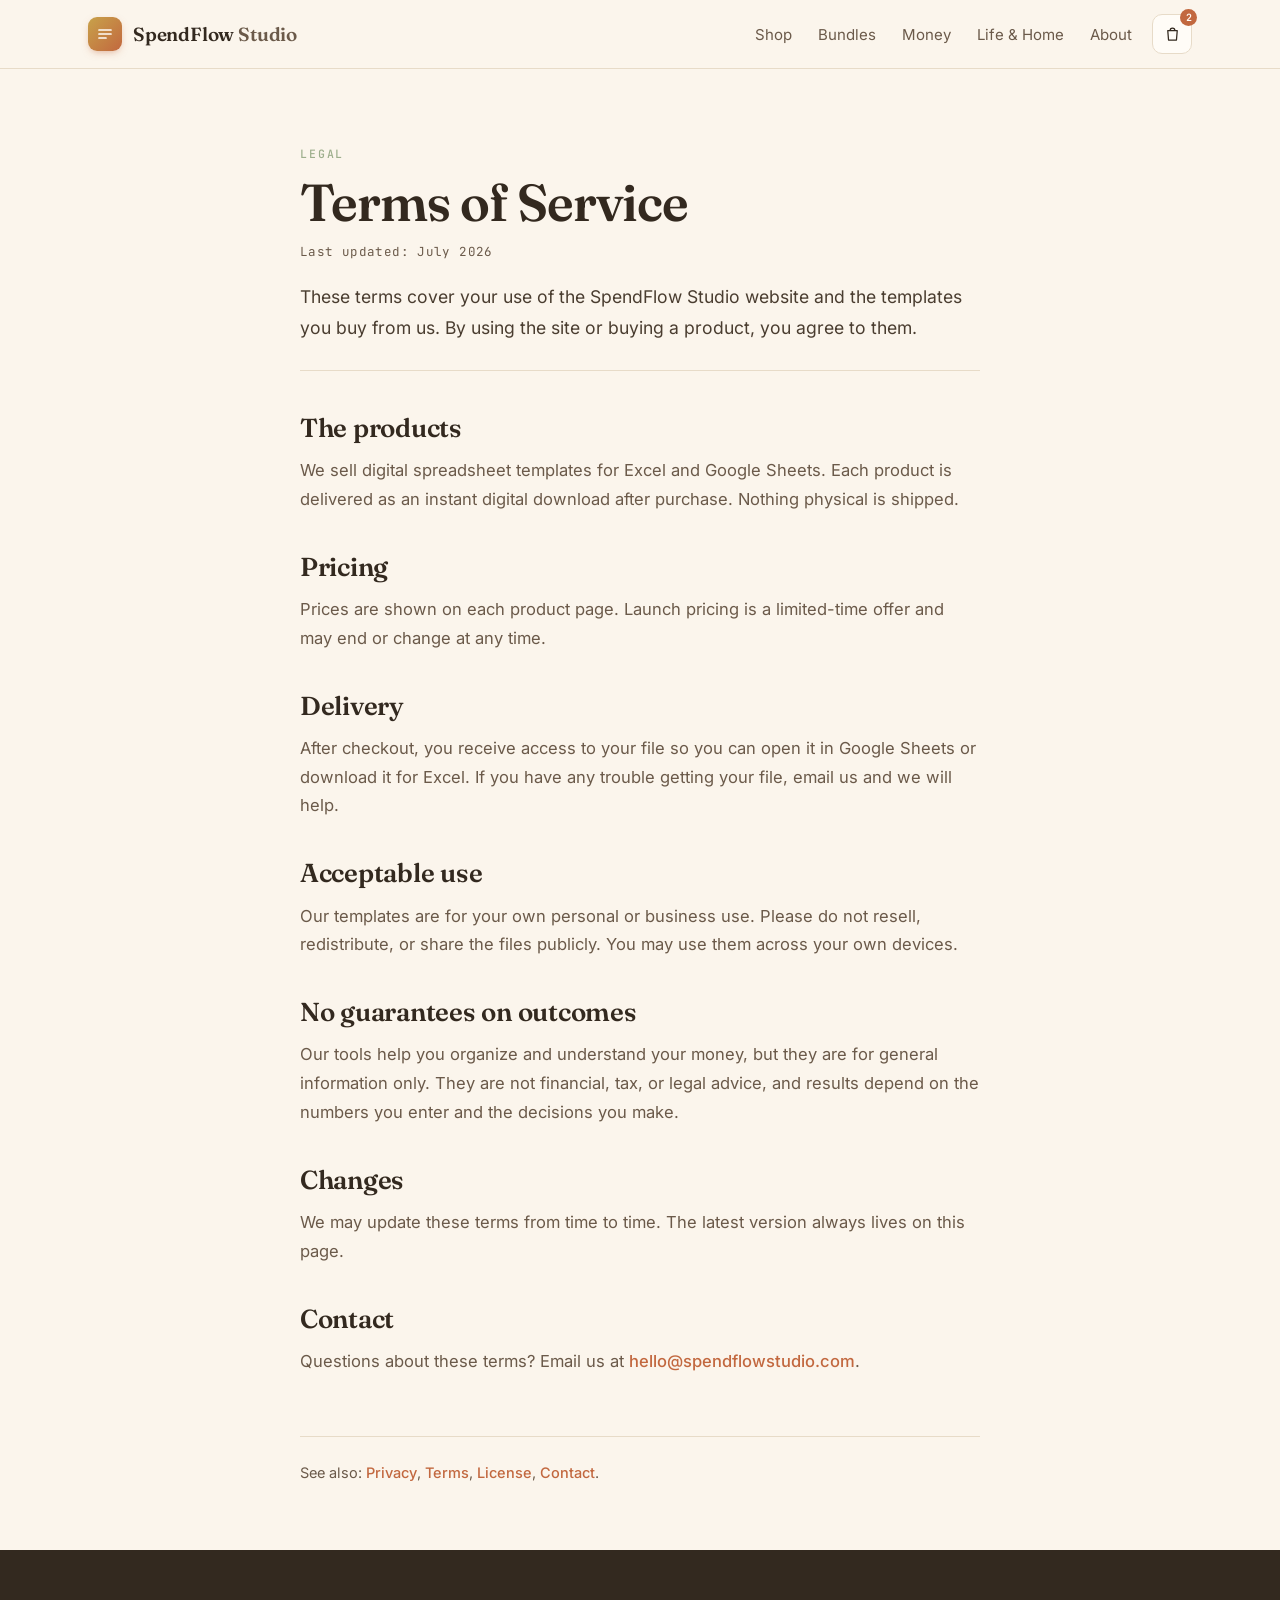
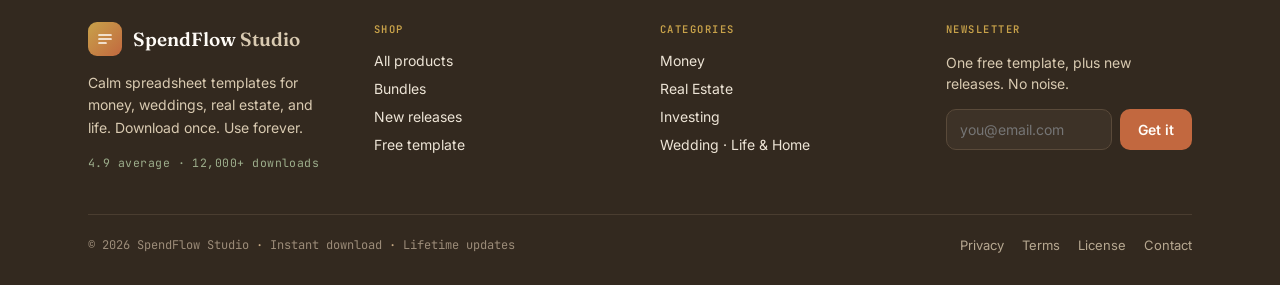
<file: terms.html>
<!DOCTYPE html>
<html lang="en">
<head>
  <meta charset="utf-8">
  <meta name="viewport" content="width=device-width, initial-scale=1">
  <title>Terms of Service - SpendFlow Studio</title>
  <meta name="description" content="The terms that cover your use of the SpendFlow Studio website and the templates you buy.">
  <link rel="stylesheet" href="assets/styles.css">
  <script>
    (function(){var e=document.documentElement;e.className+=' has-js';try{if(!(window.matchMedia&&window.matchMedia('(prefers-reduced-motion: reduce)').matches)){e.className+=' motion-ok';}}catch(x){}})();
  </script>
</head>
<body>

<div style="background:#FBF5EC; min-height:100vh; overflow-x:hidden;">

  <!-- ============ HEADER ============ -->
  <header style="position:sticky; top:0; z-index:50; background:rgba(251,245,236,0.94); backdrop-filter:saturate(1.1); border-bottom:1px solid #E7DBC8;">
    <div style="max-width:1200px; margin:0 auto; padding:14px clamp(20px,5vw,48px); display:flex; align-items:center; gap:20px; flex-wrap:wrap;">
      <a href="index.html" style="display:flex; align-items:center; gap:11px; text-decoration:none; margin-right:auto;">
        <span style="width:34px; height:34px; border-radius:9px; background:linear-gradient(135deg,#C8A24A 0%,#C2683F 100%); display:inline-flex; align-items:center; justify-content:center; box-shadow:0 3px 8px -3px rgba(194,104,63,0.6);"><svg width="18" height="18" viewBox="0 0 18 18" fill="none" aria-hidden="true"><path d="M3 5h12M3 9h12M3 13h7" stroke="#FFFCF7" stroke-width="1.7" stroke-linecap="round"/></svg></span>
        <span style="font-family:Fraunces,Georgia,serif; font-size:19px; font-weight:600; letter-spacing:-0.01em;"><span style="color:#33291F;">SpendFlow</span> <span style="color:#6B5A4A;">Studio</span></span>
      </a>
      <nav style="display:flex; align-items:center; gap:26px;">
        <a class="nav-link" href="shop.html" style="font-size:15px; color:#6B5A4A; text-decoration:none;">Shop</a>
        <a class="nav-link" href="bundles.html" style="font-size:15px; color:#6B5A4A; text-decoration:none;">Bundles</a>
        <a class="nav-link" href="shop.html" style="font-size:15px; color:#6B5A4A; text-decoration:none;">Money</a>
        <a class="nav-link" href="shop.html" style="font-size:15px; color:#6B5A4A; text-decoration:none;">Life &amp; Home</a>
        <a class="nav-link" href="about.html" style="font-size:15px; color:#6B5A4A; text-decoration:none;">About</a>
      </nav>
      <button class="cart-btn" aria-label="Cart" style="position:relative; width:40px; height:40px; border:1px solid #E7DBC8; background:#FFFCF7; border-radius:10px; display:inline-flex; align-items:center; justify-content:center; cursor:pointer;"><svg width="19" height="19" viewBox="0 0 24 24" fill="none" aria-hidden="true"><path d="M6 7h12l-1 12H7L6 7Z" stroke="#33291F" stroke-width="1.6" stroke-linejoin="round"/><path d="M9 7a3 3 0 0 1 6 0" stroke="#33291F" stroke-width="1.6"/></svg><span style="position:absolute; top:-6px; right:-6px; min-width:17px; height:17px; padding:0 4px; border-radius:999px; background:#C2683F; color:#FFFCF7; font-family:'JetBrains Mono',monospace; font-size:10px; font-weight:600; display:inline-flex; align-items:center; justify-content:center;">2</span></button>
    </div>
  </header>

  <!-- ============ DOCUMENT ============ -->
  <main style="max-width:760px; margin:0 auto; padding:clamp(44px,6vw,80px) clamp(20px,5vw,40px) clamp(40px,5vw,64px);">

    <div data-reveal style="padding-bottom:26px; border-bottom:1px solid #E7DBC8;">
      <div style="font-family:'JetBrains Mono',monospace; font-size:11.5px; font-weight:500; letter-spacing:0.16em; text-transform:uppercase; color:#9DAE8C;">Legal</div>
      <h1 style="margin:14px 0 0; font-family:Fraunces,Georgia,serif; font-weight:600; font-size:clamp(34px,4.8vw,52px); line-height:1.05; letter-spacing:-0.02em; color:#33291F;">Terms of Service</h1>
      <div style="margin-top:14px; font-family:'JetBrains Mono',monospace; font-size:12.5px; letter-spacing:0.03em; color:#6B5A4A;">Last updated: July 2026</div>
      <p style="margin:22px 0 0; font-size:17.5px; line-height:1.75; color:#4A3D30;">These terms cover your use of the SpendFlow Studio website and the templates you buy from us. By using the site or buying a product, you agree to them.</p>
    </div>

    <div style="margin-top:clamp(28px,3.5vw,42px); display:flex; flex-direction:column; gap:clamp(28px,3.2vw,38px);">
      <article data-reveal>
        <h2 style="margin:0 0 12px; font-family:Fraunces,Georgia,serif; font-weight:600; font-size:clamp(21px,2.6vw,26px); line-height:1.2; letter-spacing:-0.01em; color:#33291F;">The products</h2>
        <p style="margin:0; font-size:16.5px; line-height:1.75; color:#6B5A4A;">We sell digital spreadsheet templates for Excel and Google Sheets. Each product is delivered as an instant digital download after purchase. Nothing physical is shipped.</p>
      </article>
      <article data-reveal>
        <h2 style="margin:0 0 12px; font-family:Fraunces,Georgia,serif; font-weight:600; font-size:clamp(21px,2.6vw,26px); line-height:1.2; letter-spacing:-0.01em; color:#33291F;">Pricing</h2>
        <p style="margin:0; font-size:16.5px; line-height:1.75; color:#6B5A4A;">Prices are shown on each product page. Launch pricing is a limited-time offer and may end or change at any time.</p>
      </article>
      <article data-reveal>
        <h2 style="margin:0 0 12px; font-family:Fraunces,Georgia,serif; font-weight:600; font-size:clamp(21px,2.6vw,26px); line-height:1.2; letter-spacing:-0.01em; color:#33291F;">Delivery</h2>
        <p style="margin:0; font-size:16.5px; line-height:1.75; color:#6B5A4A;">After checkout, you receive access to your file so you can open it in Google Sheets or download it for Excel. If you have any trouble getting your file, email us and we will help.</p>
      </article>
      <article data-reveal>
        <h2 style="margin:0 0 12px; font-family:Fraunces,Georgia,serif; font-weight:600; font-size:clamp(21px,2.6vw,26px); line-height:1.2; letter-spacing:-0.01em; color:#33291F;">Acceptable use</h2>
        <p style="margin:0; font-size:16.5px; line-height:1.75; color:#6B5A4A;">Our templates are for your own personal or business use. Please do not resell, redistribute, or share the files publicly. You may use them across your own devices.</p>
      </article>
      <article data-reveal>
        <h2 style="margin:0 0 12px; font-family:Fraunces,Georgia,serif; font-weight:600; font-size:clamp(21px,2.6vw,26px); line-height:1.2; letter-spacing:-0.01em; color:#33291F;">No guarantees on outcomes</h2>
        <p style="margin:0; font-size:16.5px; line-height:1.75; color:#6B5A4A;">Our tools help you organize and understand your money, but they are for general information only. They are not financial, tax, or legal advice, and results depend on the numbers you enter and the decisions you make.</p>
      </article>
      <article data-reveal>
        <h2 style="margin:0 0 12px; font-family:Fraunces,Georgia,serif; font-weight:600; font-size:clamp(21px,2.6vw,26px); line-height:1.2; letter-spacing:-0.01em; color:#33291F;">Changes</h2>
        <p style="margin:0; font-size:16.5px; line-height:1.75; color:#6B5A4A;">We may update these terms from time to time. The latest version always lives on this page.</p>
      </article>
      <article data-reveal>
        <h2 style="margin:0 0 12px; font-family:Fraunces,Georgia,serif; font-weight:600; font-size:clamp(21px,2.6vw,26px); line-height:1.2; letter-spacing:-0.01em; color:#33291F;">Contact</h2>
        <p style="margin:0; font-size:16.5px; line-height:1.75; color:#6B5A4A;">Questions about these terms? Email us at <a class="link-underline" href="mailto:hello@spendflowstudio.com" style="color:#C2683F; text-decoration:none; font-weight:500;">hello@spendflowstudio.com</a>.</p>
      </article>
    </div>

    <div data-reveal style="margin-top:clamp(40px,5vw,60px); padding-top:24px; border-top:1px solid #E7DBC8; font-size:14.5px; line-height:1.7; color:#6B5A4A;">
      See also: <a class="link-underline" href="privacy.html" style="color:#C2683F; text-decoration:none; font-weight:500;">Privacy</a>, <a class="link-underline" href="terms.html" style="color:#C2683F; text-decoration:none; font-weight:500;">Terms</a>, <a class="link-underline" href="license.html" style="color:#C2683F; text-decoration:none; font-weight:500;">License</a>, <a class="link-underline" href="contact.html" style="color:#C2683F; text-decoration:none; font-weight:500;">Contact</a>.
    </div>
  </main>

  <!-- ============ FOOTER ============ -->
  <footer style="background:#33291F; color:#FFFCF7;">
    <div style="max-width:1200px; margin:0 auto; padding:clamp(48px,6vw,72px) clamp(20px,5vw,48px) 32px;">
      <div style="display:grid; grid-template-columns:repeat(auto-fit,minmax(180px,1fr)); gap:40px;">
        <div style="max-width:300px;">
          <div style="display:flex; align-items:center; gap:11px; margin-bottom:16px;"><span style="width:34px; height:34px; border-radius:9px; background:linear-gradient(135deg,#C8A24A,#C2683F); display:inline-flex; align-items:center; justify-content:center;"><svg width="18" height="18" viewBox="0 0 18 18" fill="none" aria-hidden="true"><path d="M3 5h12M3 9h12M3 13h7" stroke="#FFFCF7" stroke-width="1.7" stroke-linecap="round"/></svg></span><span style="font-family:Fraunces,Georgia,serif; font-size:19px; font-weight:600;">SpendFlow <span style="color:#D9CAB1;">Studio</span></span></div>
          <p style="margin:0; font-size:14px; line-height:1.6; color:#D9CAB1;">Calm spreadsheet templates for money, weddings, real estate, and life. Download once. Use forever.</p>
          <div style="margin-top:16px; font-family:'JetBrains Mono',monospace; font-size:11.5px; letter-spacing:0.04em; color:#9DAE8C;">4.9 average · 12,000+ downloads</div>
        </div>
        <div><div style="font-family:'JetBrains Mono',monospace; font-size:10.5px; font-weight:600; letter-spacing:0.14em; text-transform:uppercase; color:#C8A24A; margin-bottom:16px;">Shop</div><div style="display:flex; flex-direction:column; gap:11px;"><a class="footer-link" href="shop.html" style="font-size:14px; color:#EDE4D6; text-decoration:none;">All products</a><a class="footer-link" href="bundles.html" style="font-size:14px; color:#EDE4D6; text-decoration:none;">Bundles</a><a class="footer-link" href="shop.html" style="font-size:14px; color:#EDE4D6; text-decoration:none;">New releases</a><a class="footer-link" href="index.html#free-template" style="font-size:14px; color:#EDE4D6; text-decoration:none;">Free template</a></div></div>
        <div><div style="font-family:'JetBrains Mono',monospace; font-size:10.5px; font-weight:600; letter-spacing:0.14em; text-transform:uppercase; color:#C8A24A; margin-bottom:16px;">Categories</div><div style="display:flex; flex-direction:column; gap:11px;"><a class="footer-link" href="shop.html" style="font-size:14px; color:#EDE4D6; text-decoration:none;">Money</a><a class="footer-link" href="shop.html" style="font-size:14px; color:#EDE4D6; text-decoration:none;">Real Estate</a><a class="footer-link" href="shop.html" style="font-size:14px; color:#EDE4D6; text-decoration:none;">Investing</a><a class="footer-link" href="shop.html" style="font-size:14px; color:#EDE4D6; text-decoration:none;">Wedding · Life &amp; Home</a></div></div>
        <div><div style="font-family:'JetBrains Mono',monospace; font-size:10.5px; font-weight:600; letter-spacing:0.14em; text-transform:uppercase; color:#C8A24A; margin-bottom:16px;">Newsletter</div><p style="margin:0 0 14px; font-size:14px; line-height:1.55; color:#D9CAB1;">One free template, plus new releases. No noise.</p><form onsubmit="return false;" style="display:flex; gap:8px; flex-wrap:wrap;"><input type="email" placeholder="you@email.com" aria-label="Email address" style="flex:1; min-width:150px; padding:11px 13px; border:1px solid #5A4A3A; border-radius:10px; background:#3D3227; color:#FFFCF7; font-size:14px;"><button class="footer-get" type="submit" style="padding:11px 18px; border:none; border-radius:10px; background:#C2683F; color:#FFFCF7; font-size:14px; font-weight:600; cursor:pointer;">Get it</button></form></div>
      </div>
      <div style="margin-top:44px; padding-top:22px; border-top:1px solid #4A3D30; display:flex; justify-content:space-between; gap:16px; flex-wrap:wrap; align-items:center;">
        <div style="font-family:'JetBrains Mono',monospace; font-size:12px; color:#9C8C79;">© 2026 SpendFlow Studio <span style="color:#C4A882;">·</span> Instant download <span style="color:#C4A882;">·</span> Lifetime updates</div>
        <div style="display:flex; gap:18px; flex-wrap:wrap;"><a class="footer-link" href="privacy.html" style="font-size:13px; color:#B7A891; text-decoration:none;">Privacy</a><a class="footer-link" href="terms.html" style="font-size:13px; color:#B7A891; text-decoration:none;">Terms</a><a class="footer-link" href="license.html" style="font-size:13px; color:#B7A891; text-decoration:none;">License</a><a class="footer-link" href="contact.html" style="font-size:13px; color:#B7A891; text-decoration:none;">Contact</a></div>
      </div>
    </div>
  </footer>

</div>

<script src="assets/site.js" defer></script>
</body>
</html>
</file>
<file: assets/styles.css>
/* ===== Self-hosted fonts (extracted from Claude Design standalone export) ===== */
@font-face{font-family:'Fraunces';font-style:italic;font-weight:500;font-display:swap;src:url("../fonts/Fraunces-1.woff2") format("woff2");unicode-range:U+0102-0103, U+0110-0111, U+0128-0129, U+0168-0169, U+01A0-01A1, U+01AF-01B0, U+0300-0301, U+0303-0304, U+0308-0309, U+0323, U+0329, U+1EA0-1EF9, U+20AB}
@font-face{font-family:'Fraunces';font-style:italic;font-weight:500;font-display:swap;src:url("../fonts/Fraunces-2.woff2") format("woff2");unicode-range:U+0100-02BA, U+02BD-02C5, U+02C7-02CC, U+02CE-02D7, U+02DD-02FF, U+0304, U+0308, U+0329, U+1D00-1DBF, U+1E00-1E9F, U+1EF2-1EFF, U+2020, U+20A0-20AB, U+20AD-20C0, U+2113, U+2C60-2C7F, U+A720-A7FF}
@font-face{font-family:'Fraunces';font-style:italic;font-weight:500;font-display:swap;src:url("../fonts/Fraunces-3.woff2") format("woff2");unicode-range:U+0000-00FF, U+0131, U+0152-0153, U+02BB-02BC, U+02C6, U+02DA, U+02DC, U+0304, U+0308, U+0329, U+2000-206F, U+20AC, U+2122, U+2191, U+2193, U+2212, U+2215, U+FEFF, U+FFFD}
@font-face{font-family:'Fraunces';font-style:normal;font-weight:400;font-display:swap;src:url("../fonts/Fraunces-4.woff2") format("woff2");unicode-range:U+0102-0103, U+0110-0111, U+0128-0129, U+0168-0169, U+01A0-01A1, U+01AF-01B0, U+0300-0301, U+0303-0304, U+0308-0309, U+0323, U+0329, U+1EA0-1EF9, U+20AB}
@font-face{font-family:'Fraunces';font-style:normal;font-weight:400;font-display:swap;src:url("../fonts/Fraunces-5.woff2") format("woff2");unicode-range:U+0100-02BA, U+02BD-02C5, U+02C7-02CC, U+02CE-02D7, U+02DD-02FF, U+0304, U+0308, U+0329, U+1D00-1DBF, U+1E00-1E9F, U+1EF2-1EFF, U+2020, U+20A0-20AB, U+20AD-20C0, U+2113, U+2C60-2C7F, U+A720-A7FF}
@font-face{font-family:'Fraunces';font-style:normal;font-weight:400;font-display:swap;src:url("../fonts/Fraunces-6.woff2") format("woff2");unicode-range:U+0000-00FF, U+0131, U+0152-0153, U+02BB-02BC, U+02C6, U+02DA, U+02DC, U+0304, U+0308, U+0329, U+2000-206F, U+20AC, U+2122, U+2191, U+2193, U+2212, U+2215, U+FEFF, U+FFFD}
@font-face{font-family:'Fraunces';font-style:normal;font-weight:500;font-display:swap;src:url("../fonts/Fraunces-4.woff2") format("woff2");unicode-range:U+0102-0103, U+0110-0111, U+0128-0129, U+0168-0169, U+01A0-01A1, U+01AF-01B0, U+0300-0301, U+0303-0304, U+0308-0309, U+0323, U+0329, U+1EA0-1EF9, U+20AB}
@font-face{font-family:'Fraunces';font-style:normal;font-weight:500;font-display:swap;src:url("../fonts/Fraunces-5.woff2") format("woff2");unicode-range:U+0100-02BA, U+02BD-02C5, U+02C7-02CC, U+02CE-02D7, U+02DD-02FF, U+0304, U+0308, U+0329, U+1D00-1DBF, U+1E00-1E9F, U+1EF2-1EFF, U+2020, U+20A0-20AB, U+20AD-20C0, U+2113, U+2C60-2C7F, U+A720-A7FF}
@font-face{font-family:'Fraunces';font-style:normal;font-weight:500;font-display:swap;src:url("../fonts/Fraunces-6.woff2") format("woff2");unicode-range:U+0000-00FF, U+0131, U+0152-0153, U+02BB-02BC, U+02C6, U+02DA, U+02DC, U+0304, U+0308, U+0329, U+2000-206F, U+20AC, U+2122, U+2191, U+2193, U+2212, U+2215, U+FEFF, U+FFFD}
@font-face{font-family:'Fraunces';font-style:normal;font-weight:600;font-display:swap;src:url("../fonts/Fraunces-4.woff2") format("woff2");unicode-range:U+0102-0103, U+0110-0111, U+0128-0129, U+0168-0169, U+01A0-01A1, U+01AF-01B0, U+0300-0301, U+0303-0304, U+0308-0309, U+0323, U+0329, U+1EA0-1EF9, U+20AB}
@font-face{font-family:'Fraunces';font-style:normal;font-weight:600;font-display:swap;src:url("../fonts/Fraunces-5.woff2") format("woff2");unicode-range:U+0100-02BA, U+02BD-02C5, U+02C7-02CC, U+02CE-02D7, U+02DD-02FF, U+0304, U+0308, U+0329, U+1D00-1DBF, U+1E00-1E9F, U+1EF2-1EFF, U+2020, U+20A0-20AB, U+20AD-20C0, U+2113, U+2C60-2C7F, U+A720-A7FF}
@font-face{font-family:'Fraunces';font-style:normal;font-weight:600;font-display:swap;src:url("../fonts/Fraunces-6.woff2") format("woff2");unicode-range:U+0000-00FF, U+0131, U+0152-0153, U+02BB-02BC, U+02C6, U+02DA, U+02DC, U+0304, U+0308, U+0329, U+2000-206F, U+20AC, U+2122, U+2191, U+2193, U+2212, U+2215, U+FEFF, U+FFFD}
@font-face{font-family:'Fraunces';font-style:normal;font-weight:700;font-display:swap;src:url("../fonts/Fraunces-4.woff2") format("woff2");unicode-range:U+0102-0103, U+0110-0111, U+0128-0129, U+0168-0169, U+01A0-01A1, U+01AF-01B0, U+0300-0301, U+0303-0304, U+0308-0309, U+0323, U+0329, U+1EA0-1EF9, U+20AB}
@font-face{font-family:'Fraunces';font-style:normal;font-weight:700;font-display:swap;src:url("../fonts/Fraunces-5.woff2") format("woff2");unicode-range:U+0100-02BA, U+02BD-02C5, U+02C7-02CC, U+02CE-02D7, U+02DD-02FF, U+0304, U+0308, U+0329, U+1D00-1DBF, U+1E00-1E9F, U+1EF2-1EFF, U+2020, U+20A0-20AB, U+20AD-20C0, U+2113, U+2C60-2C7F, U+A720-A7FF}
@font-face{font-family:'Fraunces';font-style:normal;font-weight:700;font-display:swap;src:url("../fonts/Fraunces-6.woff2") format("woff2");unicode-range:U+0000-00FF, U+0131, U+0152-0153, U+02BB-02BC, U+02C6, U+02DA, U+02DC, U+0304, U+0308, U+0329, U+2000-206F, U+20AC, U+2122, U+2191, U+2193, U+2212, U+2215, U+FEFF, U+FFFD}
@font-face{font-family:'Inter';font-style:normal;font-weight:400;font-display:swap;src:url("../fonts/Inter-1.woff2") format("woff2");unicode-range:U+0460-052F, U+1C80-1C8A, U+20B4, U+2DE0-2DFF, U+A640-A69F, U+FE2E-FE2F}
@font-face{font-family:'Inter';font-style:normal;font-weight:400;font-display:swap;src:url("../fonts/Inter-2.woff2") format("woff2");unicode-range:U+0301, U+0400-045F, U+0490-0491, U+04B0-04B1, U+2116}
@font-face{font-family:'Inter';font-style:normal;font-weight:400;font-display:swap;src:url("../fonts/Inter-3.woff2") format("woff2");unicode-range:U+1F00-1FFF}
@font-face{font-family:'Inter';font-style:normal;font-weight:400;font-display:swap;src:url("../fonts/Inter-4.woff2") format("woff2");unicode-range:U+0370-0377, U+037A-037F, U+0384-038A, U+038C, U+038E-03A1, U+03A3-03FF}
@font-face{font-family:'Inter';font-style:normal;font-weight:400;font-display:swap;src:url("../fonts/Inter-5.woff2") format("woff2");unicode-range:U+0102-0103, U+0110-0111, U+0128-0129, U+0168-0169, U+01A0-01A1, U+01AF-01B0, U+0300-0301, U+0303-0304, U+0308-0309, U+0323, U+0329, U+1EA0-1EF9, U+20AB}
@font-face{font-family:'Inter';font-style:normal;font-weight:400;font-display:swap;src:url("../fonts/Inter-6.woff2") format("woff2");unicode-range:U+0100-02BA, U+02BD-02C5, U+02C7-02CC, U+02CE-02D7, U+02DD-02FF, U+0304, U+0308, U+0329, U+1D00-1DBF, U+1E00-1E9F, U+1EF2-1EFF, U+2020, U+20A0-20AB, U+20AD-20C0, U+2113, U+2C60-2C7F, U+A720-A7FF}
@font-face{font-family:'Inter';font-style:normal;font-weight:400;font-display:swap;src:url("../fonts/Inter-7.woff2") format("woff2");unicode-range:U+0000-00FF, U+0131, U+0152-0153, U+02BB-02BC, U+02C6, U+02DA, U+02DC, U+0304, U+0308, U+0329, U+2000-206F, U+20AC, U+2122, U+2191, U+2193, U+2212, U+2215, U+FEFF, U+FFFD}
@font-face{font-family:'Inter';font-style:normal;font-weight:500;font-display:swap;src:url("../fonts/Inter-1.woff2") format("woff2");unicode-range:U+0460-052F, U+1C80-1C8A, U+20B4, U+2DE0-2DFF, U+A640-A69F, U+FE2E-FE2F}
@font-face{font-family:'Inter';font-style:normal;font-weight:500;font-display:swap;src:url("../fonts/Inter-2.woff2") format("woff2");unicode-range:U+0301, U+0400-045F, U+0490-0491, U+04B0-04B1, U+2116}
@font-face{font-family:'Inter';font-style:normal;font-weight:500;font-display:swap;src:url("../fonts/Inter-3.woff2") format("woff2");unicode-range:U+1F00-1FFF}
@font-face{font-family:'Inter';font-style:normal;font-weight:500;font-display:swap;src:url("../fonts/Inter-4.woff2") format("woff2");unicode-range:U+0370-0377, U+037A-037F, U+0384-038A, U+038C, U+038E-03A1, U+03A3-03FF}
@font-face{font-family:'Inter';font-style:normal;font-weight:500;font-display:swap;src:url("../fonts/Inter-5.woff2") format("woff2");unicode-range:U+0102-0103, U+0110-0111, U+0128-0129, U+0168-0169, U+01A0-01A1, U+01AF-01B0, U+0300-0301, U+0303-0304, U+0308-0309, U+0323, U+0329, U+1EA0-1EF9, U+20AB}
@font-face{font-family:'Inter';font-style:normal;font-weight:500;font-display:swap;src:url("../fonts/Inter-6.woff2") format("woff2");unicode-range:U+0100-02BA, U+02BD-02C5, U+02C7-02CC, U+02CE-02D7, U+02DD-02FF, U+0304, U+0308, U+0329, U+1D00-1DBF, U+1E00-1E9F, U+1EF2-1EFF, U+2020, U+20A0-20AB, U+20AD-20C0, U+2113, U+2C60-2C7F, U+A720-A7FF}
@font-face{font-family:'Inter';font-style:normal;font-weight:500;font-display:swap;src:url("../fonts/Inter-7.woff2") format("woff2");unicode-range:U+0000-00FF, U+0131, U+0152-0153, U+02BB-02BC, U+02C6, U+02DA, U+02DC, U+0304, U+0308, U+0329, U+2000-206F, U+20AC, U+2122, U+2191, U+2193, U+2212, U+2215, U+FEFF, U+FFFD}
@font-face{font-family:'Inter';font-style:normal;font-weight:600;font-display:swap;src:url("../fonts/Inter-1.woff2") format("woff2");unicode-range:U+0460-052F, U+1C80-1C8A, U+20B4, U+2DE0-2DFF, U+A640-A69F, U+FE2E-FE2F}
@font-face{font-family:'Inter';font-style:normal;font-weight:600;font-display:swap;src:url("../fonts/Inter-2.woff2") format("woff2");unicode-range:U+0301, U+0400-045F, U+0490-0491, U+04B0-04B1, U+2116}
@font-face{font-family:'Inter';font-style:normal;font-weight:600;font-display:swap;src:url("../fonts/Inter-3.woff2") format("woff2");unicode-range:U+1F00-1FFF}
@font-face{font-family:'Inter';font-style:normal;font-weight:600;font-display:swap;src:url("../fonts/Inter-4.woff2") format("woff2");unicode-range:U+0370-0377, U+037A-037F, U+0384-038A, U+038C, U+038E-03A1, U+03A3-03FF}
@font-face{font-family:'Inter';font-style:normal;font-weight:600;font-display:swap;src:url("../fonts/Inter-5.woff2") format("woff2");unicode-range:U+0102-0103, U+0110-0111, U+0128-0129, U+0168-0169, U+01A0-01A1, U+01AF-01B0, U+0300-0301, U+0303-0304, U+0308-0309, U+0323, U+0329, U+1EA0-1EF9, U+20AB}
@font-face{font-family:'Inter';font-style:normal;font-weight:600;font-display:swap;src:url("../fonts/Inter-6.woff2") format("woff2");unicode-range:U+0100-02BA, U+02BD-02C5, U+02C7-02CC, U+02CE-02D7, U+02DD-02FF, U+0304, U+0308, U+0329, U+1D00-1DBF, U+1E00-1E9F, U+1EF2-1EFF, U+2020, U+20A0-20AB, U+20AD-20C0, U+2113, U+2C60-2C7F, U+A720-A7FF}
@font-face{font-family:'Inter';font-style:normal;font-weight:600;font-display:swap;src:url("../fonts/Inter-7.woff2") format("woff2");unicode-range:U+0000-00FF, U+0131, U+0152-0153, U+02BB-02BC, U+02C6, U+02DA, U+02DC, U+0304, U+0308, U+0329, U+2000-206F, U+20AC, U+2122, U+2191, U+2193, U+2212, U+2215, U+FEFF, U+FFFD}
@font-face{font-family:'Inter';font-style:normal;font-weight:700;font-display:swap;src:url("../fonts/Inter-1.woff2") format("woff2");unicode-range:U+0460-052F, U+1C80-1C8A, U+20B4, U+2DE0-2DFF, U+A640-A69F, U+FE2E-FE2F}
@font-face{font-family:'Inter';font-style:normal;font-weight:700;font-display:swap;src:url("../fonts/Inter-2.woff2") format("woff2");unicode-range:U+0301, U+0400-045F, U+0490-0491, U+04B0-04B1, U+2116}
@font-face{font-family:'Inter';font-style:normal;font-weight:700;font-display:swap;src:url("../fonts/Inter-3.woff2") format("woff2");unicode-range:U+1F00-1FFF}
@font-face{font-family:'Inter';font-style:normal;font-weight:700;font-display:swap;src:url("../fonts/Inter-4.woff2") format("woff2");unicode-range:U+0370-0377, U+037A-037F, U+0384-038A, U+038C, U+038E-03A1, U+03A3-03FF}
@font-face{font-family:'Inter';font-style:normal;font-weight:700;font-display:swap;src:url("../fonts/Inter-5.woff2") format("woff2");unicode-range:U+0102-0103, U+0110-0111, U+0128-0129, U+0168-0169, U+01A0-01A1, U+01AF-01B0, U+0300-0301, U+0303-0304, U+0308-0309, U+0323, U+0329, U+1EA0-1EF9, U+20AB}
@font-face{font-family:'Inter';font-style:normal;font-weight:700;font-display:swap;src:url("../fonts/Inter-6.woff2") format("woff2");unicode-range:U+0100-02BA, U+02BD-02C5, U+02C7-02CC, U+02CE-02D7, U+02DD-02FF, U+0304, U+0308, U+0329, U+1D00-1DBF, U+1E00-1E9F, U+1EF2-1EFF, U+2020, U+20A0-20AB, U+20AD-20C0, U+2113, U+2C60-2C7F, U+A720-A7FF}
@font-face{font-family:'Inter';font-style:normal;font-weight:700;font-display:swap;src:url("../fonts/Inter-7.woff2") format("woff2");unicode-range:U+0000-00FF, U+0131, U+0152-0153, U+02BB-02BC, U+02C6, U+02DA, U+02DC, U+0304, U+0308, U+0329, U+2000-206F, U+20AC, U+2122, U+2191, U+2193, U+2212, U+2215, U+FEFF, U+FFFD}
@font-face{font-family:'JetBrains Mono';font-style:normal;font-weight:400;font-display:swap;src:url("../fonts/JetBrainsMono-1.woff2") format("woff2");unicode-range:U+0460-052F, U+1C80-1C8A, U+20B4, U+2DE0-2DFF, U+A640-A69F, U+FE2E-FE2F}
@font-face{font-family:'JetBrains Mono';font-style:normal;font-weight:400;font-display:swap;src:url("../fonts/JetBrainsMono-2.woff2") format("woff2");unicode-range:U+0301, U+0400-045F, U+0490-0491, U+04B0-04B1, U+2116}
@font-face{font-family:'JetBrains Mono';font-style:normal;font-weight:400;font-display:swap;src:url("../fonts/JetBrainsMono-3.woff2") format("woff2");unicode-range:U+0370-0377, U+037A-037F, U+0384-038A, U+038C, U+038E-03A1, U+03A3-03FF}
@font-face{font-family:'JetBrains Mono';font-style:normal;font-weight:400;font-display:swap;src:url("../fonts/JetBrainsMono-4.woff2") format("woff2");unicode-range:U+0102-0103, U+0110-0111, U+0128-0129, U+0168-0169, U+01A0-01A1, U+01AF-01B0, U+0300-0301, U+0303-0304, U+0308-0309, U+0323, U+0329, U+1EA0-1EF9, U+20AB}
@font-face{font-family:'JetBrains Mono';font-style:normal;font-weight:400;font-display:swap;src:url("../fonts/JetBrainsMono-5.woff2") format("woff2");unicode-range:U+0100-02BA, U+02BD-02C5, U+02C7-02CC, U+02CE-02D7, U+02DD-02FF, U+0304, U+0308, U+0329, U+1D00-1DBF, U+1E00-1E9F, U+1EF2-1EFF, U+2020, U+20A0-20AB, U+20AD-20C0, U+2113, U+2C60-2C7F, U+A720-A7FF}
@font-face{font-family:'JetBrains Mono';font-style:normal;font-weight:400;font-display:swap;src:url("../fonts/JetBrainsMono-6.woff2") format("woff2");unicode-range:U+0000-00FF, U+0131, U+0152-0153, U+02BB-02BC, U+02C6, U+02DA, U+02DC, U+0304, U+0308, U+0329, U+2000-206F, U+20AC, U+2122, U+2191, U+2193, U+2212, U+2215, U+FEFF, U+FFFD}
@font-face{font-family:'JetBrains Mono';font-style:normal;font-weight:500;font-display:swap;src:url("../fonts/JetBrainsMono-1.woff2") format("woff2");unicode-range:U+0460-052F, U+1C80-1C8A, U+20B4, U+2DE0-2DFF, U+A640-A69F, U+FE2E-FE2F}
@font-face{font-family:'JetBrains Mono';font-style:normal;font-weight:500;font-display:swap;src:url("../fonts/JetBrainsMono-2.woff2") format("woff2");unicode-range:U+0301, U+0400-045F, U+0490-0491, U+04B0-04B1, U+2116}
@font-face{font-family:'JetBrains Mono';font-style:normal;font-weight:500;font-display:swap;src:url("../fonts/JetBrainsMono-3.woff2") format("woff2");unicode-range:U+0370-0377, U+037A-037F, U+0384-038A, U+038C, U+038E-03A1, U+03A3-03FF}
@font-face{font-family:'JetBrains Mono';font-style:normal;font-weight:500;font-display:swap;src:url("../fonts/JetBrainsMono-4.woff2") format("woff2");unicode-range:U+0102-0103, U+0110-0111, U+0128-0129, U+0168-0169, U+01A0-01A1, U+01AF-01B0, U+0300-0301, U+0303-0304, U+0308-0309, U+0323, U+0329, U+1EA0-1EF9, U+20AB}
@font-face{font-family:'JetBrains Mono';font-style:normal;font-weight:500;font-display:swap;src:url("../fonts/JetBrainsMono-5.woff2") format("woff2");unicode-range:U+0100-02BA, U+02BD-02C5, U+02C7-02CC, U+02CE-02D7, U+02DD-02FF, U+0304, U+0308, U+0329, U+1D00-1DBF, U+1E00-1E9F, U+1EF2-1EFF, U+2020, U+20A0-20AB, U+20AD-20C0, U+2113, U+2C60-2C7F, U+A720-A7FF}
@font-face{font-family:'JetBrains Mono';font-style:normal;font-weight:500;font-display:swap;src:url("../fonts/JetBrainsMono-6.woff2") format("woff2");unicode-range:U+0000-00FF, U+0131, U+0152-0153, U+02BB-02BC, U+02C6, U+02DA, U+02DC, U+0304, U+0308, U+0329, U+2000-206F, U+20AC, U+2122, U+2191, U+2193, U+2212, U+2215, U+FEFF, U+FFFD}
@font-face{font-family:'JetBrains Mono';font-style:normal;font-weight:600;font-display:swap;src:url("../fonts/JetBrainsMono-1.woff2") format("woff2");unicode-range:U+0460-052F, U+1C80-1C8A, U+20B4, U+2DE0-2DFF, U+A640-A69F, U+FE2E-FE2F}
@font-face{font-family:'JetBrains Mono';font-style:normal;font-weight:600;font-display:swap;src:url("../fonts/JetBrainsMono-2.woff2") format("woff2");unicode-range:U+0301, U+0400-045F, U+0490-0491, U+04B0-04B1, U+2116}
@font-face{font-family:'JetBrains Mono';font-style:normal;font-weight:600;font-display:swap;src:url("../fonts/JetBrainsMono-3.woff2") format("woff2");unicode-range:U+0370-0377, U+037A-037F, U+0384-038A, U+038C, U+038E-03A1, U+03A3-03FF}
@font-face{font-family:'JetBrains Mono';font-style:normal;font-weight:600;font-display:swap;src:url("../fonts/JetBrainsMono-4.woff2") format("woff2");unicode-range:U+0102-0103, U+0110-0111, U+0128-0129, U+0168-0169, U+01A0-01A1, U+01AF-01B0, U+0300-0301, U+0303-0304, U+0308-0309, U+0323, U+0329, U+1EA0-1EF9, U+20AB}
@font-face{font-family:'JetBrains Mono';font-style:normal;font-weight:600;font-display:swap;src:url("../fonts/JetBrainsMono-5.woff2") format("woff2");unicode-range:U+0100-02BA, U+02BD-02C5, U+02C7-02CC, U+02CE-02D7, U+02DD-02FF, U+0304, U+0308, U+0329, U+1D00-1DBF, U+1E00-1E9F, U+1EF2-1EFF, U+2020, U+20A0-20AB, U+20AD-20C0, U+2113, U+2C60-2C7F, U+A720-A7FF}
@font-face{font-family:'JetBrains Mono';font-style:normal;font-weight:600;font-display:swap;src:url("../fonts/JetBrainsMono-6.woff2") format("woff2");unicode-range:U+0000-00FF, U+0131, U+0152-0153, U+02BB-02BC, U+02C6, U+02DA, U+02DC, U+0304, U+0308, U+0329, U+2000-206F, U+20AC, U+2122, U+2191, U+2193, U+2212, U+2215, U+FEFF, U+FFFD}
@font-face{font-family:'JetBrains Mono';font-style:normal;font-weight:700;font-display:swap;src:url("../fonts/JetBrainsMono-1.woff2") format("woff2");unicode-range:U+0460-052F, U+1C80-1C8A, U+20B4, U+2DE0-2DFF, U+A640-A69F, U+FE2E-FE2F}
@font-face{font-family:'JetBrains Mono';font-style:normal;font-weight:700;font-display:swap;src:url("../fonts/JetBrainsMono-2.woff2") format("woff2");unicode-range:U+0301, U+0400-045F, U+0490-0491, U+04B0-04B1, U+2116}
@font-face{font-family:'JetBrains Mono';font-style:normal;font-weight:700;font-display:swap;src:url("../fonts/JetBrainsMono-3.woff2") format("woff2");unicode-range:U+0370-0377, U+037A-037F, U+0384-038A, U+038C, U+038E-03A1, U+03A3-03FF}
@font-face{font-family:'JetBrains Mono';font-style:normal;font-weight:700;font-display:swap;src:url("../fonts/JetBrainsMono-4.woff2") format("woff2");unicode-range:U+0102-0103, U+0110-0111, U+0128-0129, U+0168-0169, U+01A0-01A1, U+01AF-01B0, U+0300-0301, U+0303-0304, U+0308-0309, U+0323, U+0329, U+1EA0-1EF9, U+20AB}
@font-face{font-family:'JetBrains Mono';font-style:normal;font-weight:700;font-display:swap;src:url("../fonts/JetBrainsMono-5.woff2") format("woff2");unicode-range:U+0100-02BA, U+02BD-02C5, U+02C7-02CC, U+02CE-02D7, U+02DD-02FF, U+0304, U+0308, U+0329, U+1D00-1DBF, U+1E00-1E9F, U+1EF2-1EFF, U+2020, U+20A0-20AB, U+20AD-20C0, U+2113, U+2C60-2C7F, U+A720-A7FF}
@font-face{font-family:'JetBrains Mono';font-style:normal;font-weight:700;font-display:swap;src:url("../fonts/JetBrainsMono-6.woff2") format("woff2");unicode-range:U+0000-00FF, U+0131, U+0152-0153, U+02BB-02BC, U+02C6, U+02DA, U+02DC, U+0304, U+0308, U+0329, U+2000-206F, U+20AC, U+2122, U+2191, U+2193, U+2212, U+2215, U+FEFF, U+FFFD}


/* ============================================================
   SpendFlow Studio - Home (static build)
   Reading Nook palette + component styles.
   Plain static CSS: no framework, no runtime, no external requests.
   ============================================================ */

/* ---- Reading Nook palette ---- */
:root{
  --cream:#FBF5EC;      --ivory:#FFFCF7;      --espresso:#33291F;
  --cocoa:#6B5A4A;      --terracotta:#C2683F; --terracotta-dk:#AD5A34;
  --gold:#C8A24A;       --sage:#9DAE8C;       --line:#E7DBC8;
  --sand:#F3ECDF;       --sand2:#F2EBDE;
  --serif:Fraunces,Georgia,serif;
  --sans:Inter,system-ui,sans-serif;
  --mono:'JetBrains Mono',ui-monospace,monospace;
}

*{box-sizing:border-box}
html,body{margin:0}
body{
  background:var(--cream); color:var(--espresso);
  font-family:var(--sans);
  -webkit-font-smoothing:antialiased; text-rendering:optimizeLegibility;
}
button{font:inherit}
input{font:inherit}
img{max-width:100%}
::selection{background:#E5C2AB; color:#33291F}

/* ---- Featured / bestseller grids (from prototype) ---- */
#home-bestsellers-grid,#home-bundles-grid{grid-template-columns:repeat(4,1fr)}
@media(max-width:920px){#home-bestsellers-grid,#home-bundles-grid{grid-template-columns:repeat(2,1fr)}}
@media(max-width:560px){#home-bestsellers-grid,#home-bundles-grid{grid-template-columns:repeat(1,1fr)}}

/* ---- Interactive states (replace runtime style-hover / style-active) ---- */
.nav-link{transition:color .15s ease}
.nav-link:hover{color:var(--terracotta)}

.cart-btn{transition:border-color .15s ease}
.cart-btn:hover{border-color:#D9CAB1}

.btn-primary{transition:transform 120ms ease, background 150ms ease}
.btn-primary:hover{background:var(--terracotta-dk); transform:translateY(-1px)}
.btn-primary:active{transform:translateY(0) scale(.99)}

.btn-secondary{transition:background 150ms ease, border-color 150ms ease}
.btn-secondary:hover{background:var(--ivory); border-color:var(--terracotta)}

.link-cta{transition:color .15s ease}
.link-cta:hover{color:var(--terracotta-dk)}

.card-link{transition:transform 160ms ease}
.card-link:hover{transform:translateY(-4px)}

.footer-link{transition:color .15s ease}
.footer-link:hover{color:var(--ivory)}

.footer-get{transition:background .15s ease}
.footer-get:hover{background:var(--terracotta-dk)}

/* ============================================================
   ProductCard  (was ProductCard.dc.html; themed via CSS vars)
   ============================================================ */
.pcard{
  /* light defaults (money) */
  --field:#F3DCCB; --eyebrow:#9A5433; --ink:#33291F; --accent:#C2683F;
  --track:rgba(51,41,31,.10); --grid:rgba(51,41,31,.07);
  --cardBg:#FFFCF7; --cardBorder:rgba(51,41,31,.08); --bodySub:#6B5A4A;
  --priceInk:#33291F; --originalInk:#A6957F;
  --badgeBg:#F5E7D2; --badgeInk:#9A5433; --badgeDot:#C2683F;

  width:100%; max-width:360px;
  background:var(--cardBg); border:1px solid var(--cardBorder);
  border-radius:16px; overflow:hidden;
  box-shadow:0 8px 24px -16px rgba(51,41,31,.22);
  display:flex; flex-direction:column;
  font-family:var(--sans);
}
.pcard--money      {--field:#F3DCCB; --eyebrow:#9A5433; --accent:#C2683F}
.pcard--realestate {--field:#E4E9DD; --eyebrow:#5C6B4F; --accent:#6E7F60}
.pcard--investing  {--field:#F1E4BE; --eyebrow:#8A6B22; --accent:#A9842F}
.pcard--wedding    {--field:#EFDBD5; --eyebrow:#7E3B38; --accent:#9A4A46}
.pcard--lifehome   {--field:#E9DECB; --eyebrow:#6B5A4A; --accent:#8A7359}
.pcard--bundles{
  --field:#33291F; --eyebrow:#C8A24A; --ink:#FFFCF7; --accent:#C8A24A;
  --track:rgba(255,252,247,.16); --grid:rgba(255,252,247,.09);
  --cardBg:#33291F; --cardBorder:rgba(255,252,247,.10); --bodySub:#CBB79A;
  --priceInk:#FFFCF7; --originalInk:rgba(203,183,154,.7);
  --badgeBg:rgba(200,162,74,.16); --badgeInk:#EAD7A6; --badgeDot:#C8A24A;
}

.pcard__field{position:relative; height:190px; padding:20px; background:var(--field); overflow:hidden; display:flex; flex-direction:column}
.pcard__grid{position:absolute; inset:0; width:100%; height:100%}
.pcard__grid line{stroke:var(--grid); stroke-width:1}
.pcard__top{position:relative; z-index:1; display:flex; justify-content:space-between; align-items:flex-start}
.pcard__eyebrow{font-family:var(--mono); font-size:10.5px; font-weight:600; letter-spacing:.15em; text-transform:uppercase; color:var(--eyebrow)}

/* icon: show the right one per category */
.pcard__icon{display:none}
.pcard--bundles .pcard__icon--bundle{display:block}
.pcard:not(.pcard--bundles) .pcard__icon--single{display:block}
.pcard__icon--bundle rect{stroke:var(--accent); fill:var(--field)}
.pcard__icon--single .ring-track{stroke:var(--track)}
.pcard__icon--single .ring-fill{stroke:var(--accent)}

.pcard__titlewrap{position:relative; z-index:1; margin-top:auto}
.pcard__title{margin:0; font-family:var(--serif); font-weight:600; font-size:25px; line-height:1.12; letter-spacing:-.01em; color:var(--ink)}
.pcard__meta{margin-top:9px; font-family:var(--mono); font-size:9px; letter-spacing:.13em; text-transform:uppercase; color:var(--eyebrow); opacity:.72}

.pcard__body{padding:18px 20px 20px; display:flex; flex-direction:column; gap:14px; flex:1}
.pcard__desc{margin:0; font-size:13.5px; line-height:1.55; color:var(--bodySub)}
.pcard__prices{display:flex; align-items:center; gap:10px; flex-wrap:wrap}
.pcard__launch{font-family:var(--mono); font-size:22px; font-weight:600; color:var(--priceInk)}
.pcard__original{font-family:var(--mono); font-size:13.5px; color:var(--originalInk); text-decoration:line-through}
.pcard__badge{margin-left:auto; display:inline-flex; align-items:center; gap:6px; padding:4px 9px; border-radius:999px; background:var(--badgeBg); color:var(--badgeInk); font-family:var(--mono); font-size:9px; font-weight:600; letter-spacing:.1em; text-transform:uppercase}
.pcard__badge-dot{width:5px; height:5px; border-radius:999px; background:var(--badgeDot)}
.pcard__cart{margin-top:auto; width:100%; padding:11px 16px; border:none; border-radius:10px; background:#C2683F; color:#FFFCF7; font-family:var(--sans); font-size:14px; font-weight:600; cursor:pointer; transition:transform 80ms ease, background 150ms ease}
.pcard__cart:hover{background:#AD5A34}
.pcard__cart:active{transform:scale(.99)}

/* ---- Photo card (opt-in): full square hero image on top, all text below --------
   Reusable pattern for products #2–50. To adopt: add `pcard--photo` to the
   article, drop assets/img/<idx>-<slug>/hero.webp (square, e.g. 794x794), point the
   <img class="pcard__photo"> at it, and place the .pcard__titlewrap inside .pcard__body.
   No per-card CSS. Because source images are 1:1, the square media area shows the
   whole graphic with nothing cropped. */
.pcard--photo .pcard__field{height:auto; aspect-ratio:1/1; padding:0; display:block}
.pcard--photo .pcard__photo{display:block; width:100%; height:100%; object-fit:cover; object-position:center}
/* decorative placeholder art is kept in the markup but hidden on photo cards (reversible) */
.pcard--photo .pcard__grid,
.pcard--photo .pcard__top{display:none}
/* title/meta now sit in the text strip below the image, not overlaying it */
.pcard--photo .pcard__titlewrap{margin-top:0}

/* ============================================================
   Motion  (opt-in; content fully visible without JS)
   Only active when <html class="motion-ok"> (set by inline script
   when JS is on AND prefers-reduced-motion is NOT set).
   ============================================================ */
.motion-ok [data-reveal]{
  opacity:0; transform:translateY(20px);
  transition:opacity .7s cubic-bezier(.2,.7,.2,1), transform .7s cubic-bezier(.2,.7,.2,1);
}
.motion-ok [data-reveal].is-revealed{opacity:1; transform:none}

@media (prefers-reduced-motion: reduce){
  .motion-ok [data-reveal]{opacity:1 !important; transform:none !important; transition:none !important}
}

/* ============================================================
   Shared page components (used across Shop / Bundles / Product /
   Contact / About / legal). Content-first: everything is real
   markup and stays visible/crawlable without JS.
   ============================================================ */

/* ---- Utility hovers (replace runtime style-hover) ---- */
.link-underline{transition:color .15s ease}
.link-underline:hover{text-decoration:underline}
.link-breadcrumb{transition:color .15s ease}
.link-breadcrumb:hover{color:var(--terracotta)}
.card-link--2{transition:transform 160ms ease; text-decoration:none; color:inherit; display:block; border-radius:16px}
.card-link--2:hover{transform:translateY(-2px)}

/* ---- Contact email card ---- */
.email-card{transition:border-color 160ms ease, transform 140ms ease, box-shadow 160ms ease}
.email-card:hover{border-color:#E0B79C; transform:translateY(-2px); box-shadow:0 18px 40px -26px rgba(194,104,63,0.5)}

/* ---- Accordion, boxed with chevron (Contact FAQ). Native <details>. ---- */
.faq{display:flex; flex-direction:column; gap:12px}
.faq-item{background:#FFFCF7; border:1px solid #E7DBC8; border-radius:14px; overflow:hidden}
.faq-item>summary{list-style:none; cursor:pointer; display:flex; align-items:center; gap:16px; padding:20px 22px}
.faq-item>summary::-webkit-details-marker{display:none}
.faq-q{flex:1; font-family:var(--serif); font-size:clamp(17px,2.2vw,20px); font-weight:600; line-height:1.3; color:#33291F}
.faq-caret{flex:none; width:28px; height:28px; border-radius:8px; background:#F3ECDF; display:inline-flex; align-items:center; justify-content:center; transition:transform 300ms cubic-bezier(.2,.7,.2,1), background 200ms ease}
.faq-item[open] .faq-caret{transform:rotate(180deg); background:#F1E4BE}
.faq-a{margin:0; padding:0 22px 22px; font-size:15.5px; line-height:1.7; color:#6B5A4A}

/* ---- Accordion, borderless rows with +/- sign (Product FAQ). Native <details>. ---- */
.pfaq{display:flex; flex-direction:column}
.pfaq-item{border-top:1px solid #E7DBC8}
.pfaq-item>summary{list-style:none; cursor:pointer; display:flex; align-items:center; gap:16px; padding:20px 0}
.pfaq-item>summary::-webkit-details-marker{display:none}
.pfaq-q{flex:1; font-family:var(--serif); font-size:19px; font-weight:600; color:#33291F}
.pfaq-sign{flex:none; width:26px; height:26px; border-radius:999px; border:1px solid #D9CAB1; display:inline-flex; align-items:center; justify-content:center; color:#C2683F; font-size:16px; line-height:1}
.pfaq-sign::before{content:"+"}
.pfaq-item[open] .pfaq-sign::before{content:"\2212"}   /* U+2212 minus sign (not an en/em dash) */
.pfaq-a{margin:0; padding:0 0 22px; font-size:15.5px; line-height:1.65; color:#6B5A4A; max-width:64ch}

/* ---- Shop filter chips + sort ---- */
.chip{display:inline-flex; align-items:center; gap:8px; padding:8px 15px; border-radius:999px; border:1px solid #E7DBC8; background:#FFFCF7; color:#6B5A4A; font-size:13.5px; font-weight:500; cursor:pointer; transition:border-color 150ms ease, background 150ms ease}
.chip:hover{border-color:var(--terracotta)}
.chip.is-active{background:#33291F; color:#FFFCF7; border-color:#33291F}
.chip-count{font-family:var(--mono); font-size:11px; color:#A6957F}
.chip.is-active .chip-count{color:rgba(255,252,247,0.55)}
.sortwrap{display:inline-flex; gap:4px; padding:4px; background:#EFE7D8; border:1px solid #E7DBC8; border-radius:11px}
.sortbtn{padding:7px 13px; border:none; border-radius:8px; background:transparent; color:#6B5A4A; font-size:12.5px; font-weight:500; cursor:pointer; white-space:nowrap; transition:background 150ms ease}
.sortbtn.is-active{background:#FFFCF7; color:#33291F; font-weight:600; box-shadow:0 1px 3px rgba(51,41,31,0.14)}
/* When JS is off, the sort control does nothing useful; hide it so we don't imply broken UI. */
html:not(.has-js) .shop-sort{display:none}

/* ---- Product gallery (thumbnail-switched shots) ---- */
.shot{display:none}
.shot.is-active{display:block}
.thumb{position:relative; padding:10px; border:1px solid #E7DBC8; border-radius:11px; background:#FFFCF7; cursor:pointer; text-align:left}
.thumb-ring{position:absolute; inset:0; border:2px solid #C2683F; border-radius:11px; pointer-events:none; display:none}
.thumb.is-active .thumb-ring{display:block}
</file>
